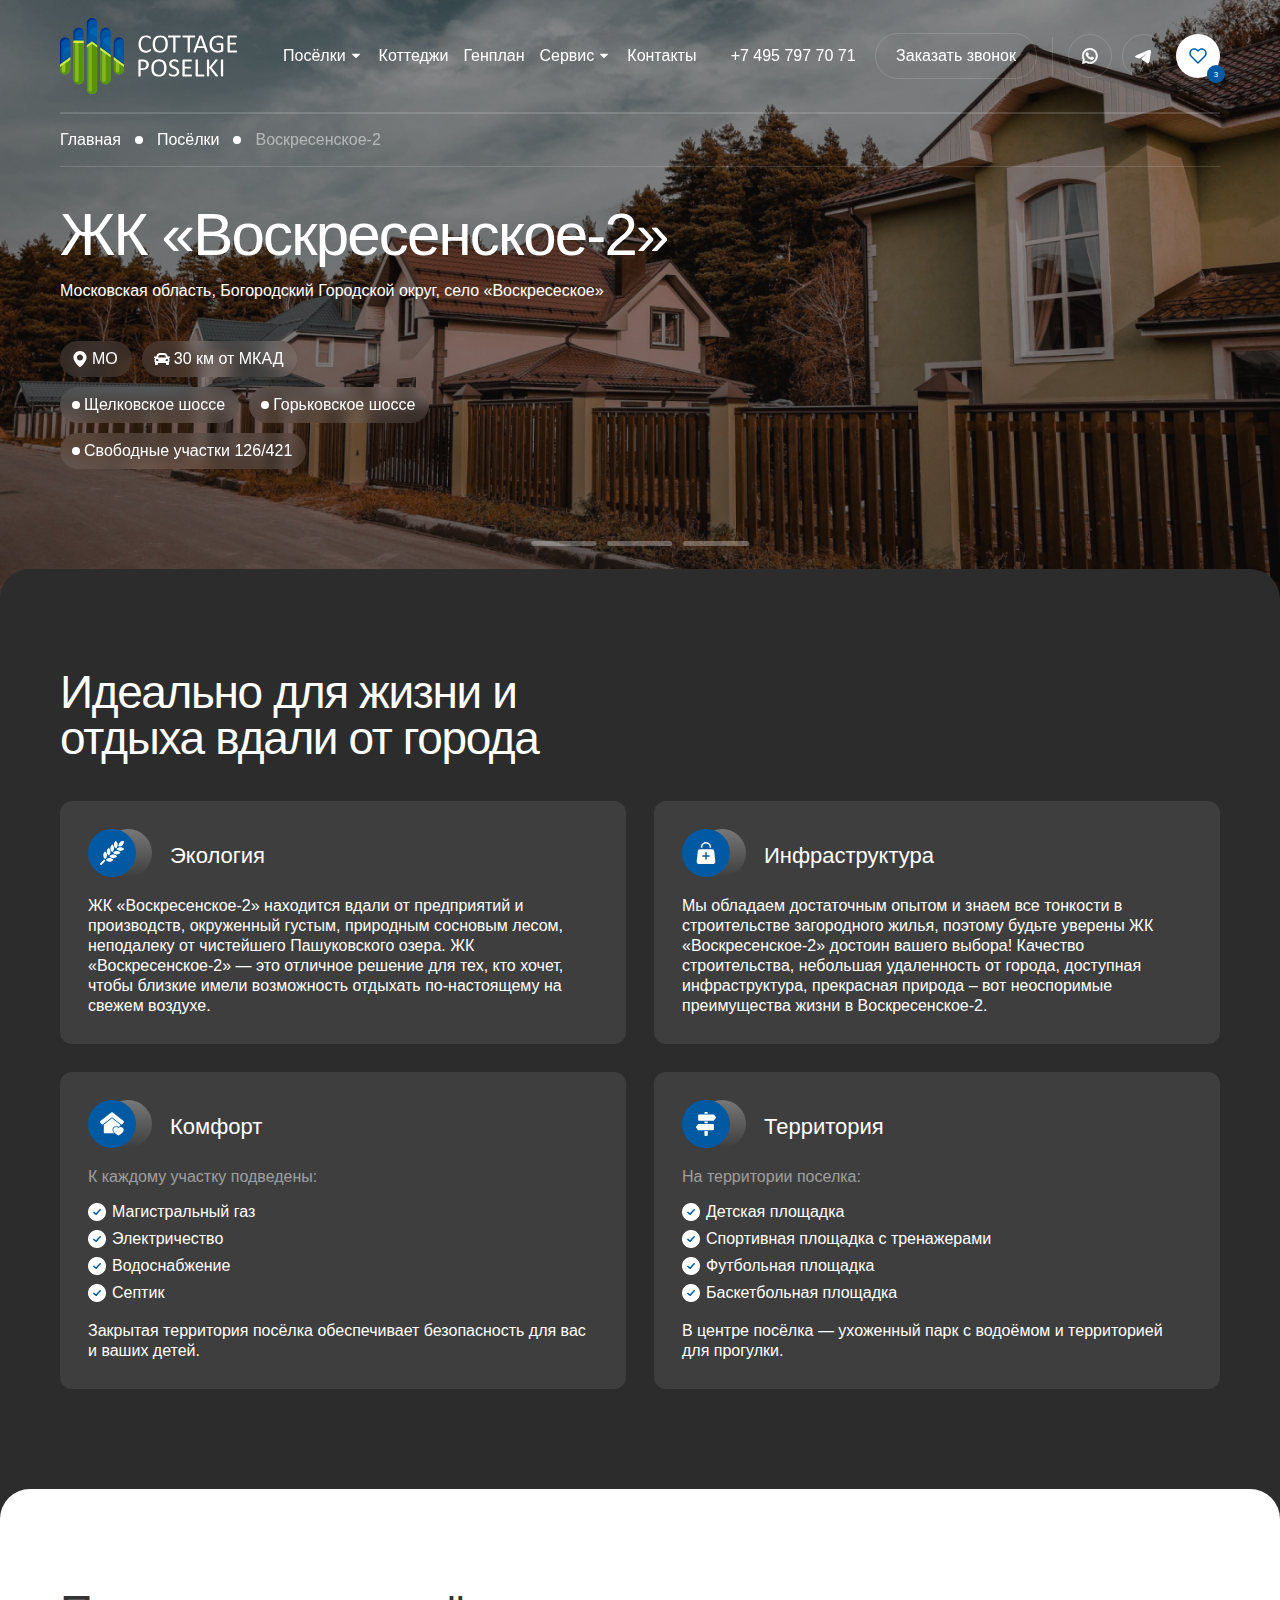
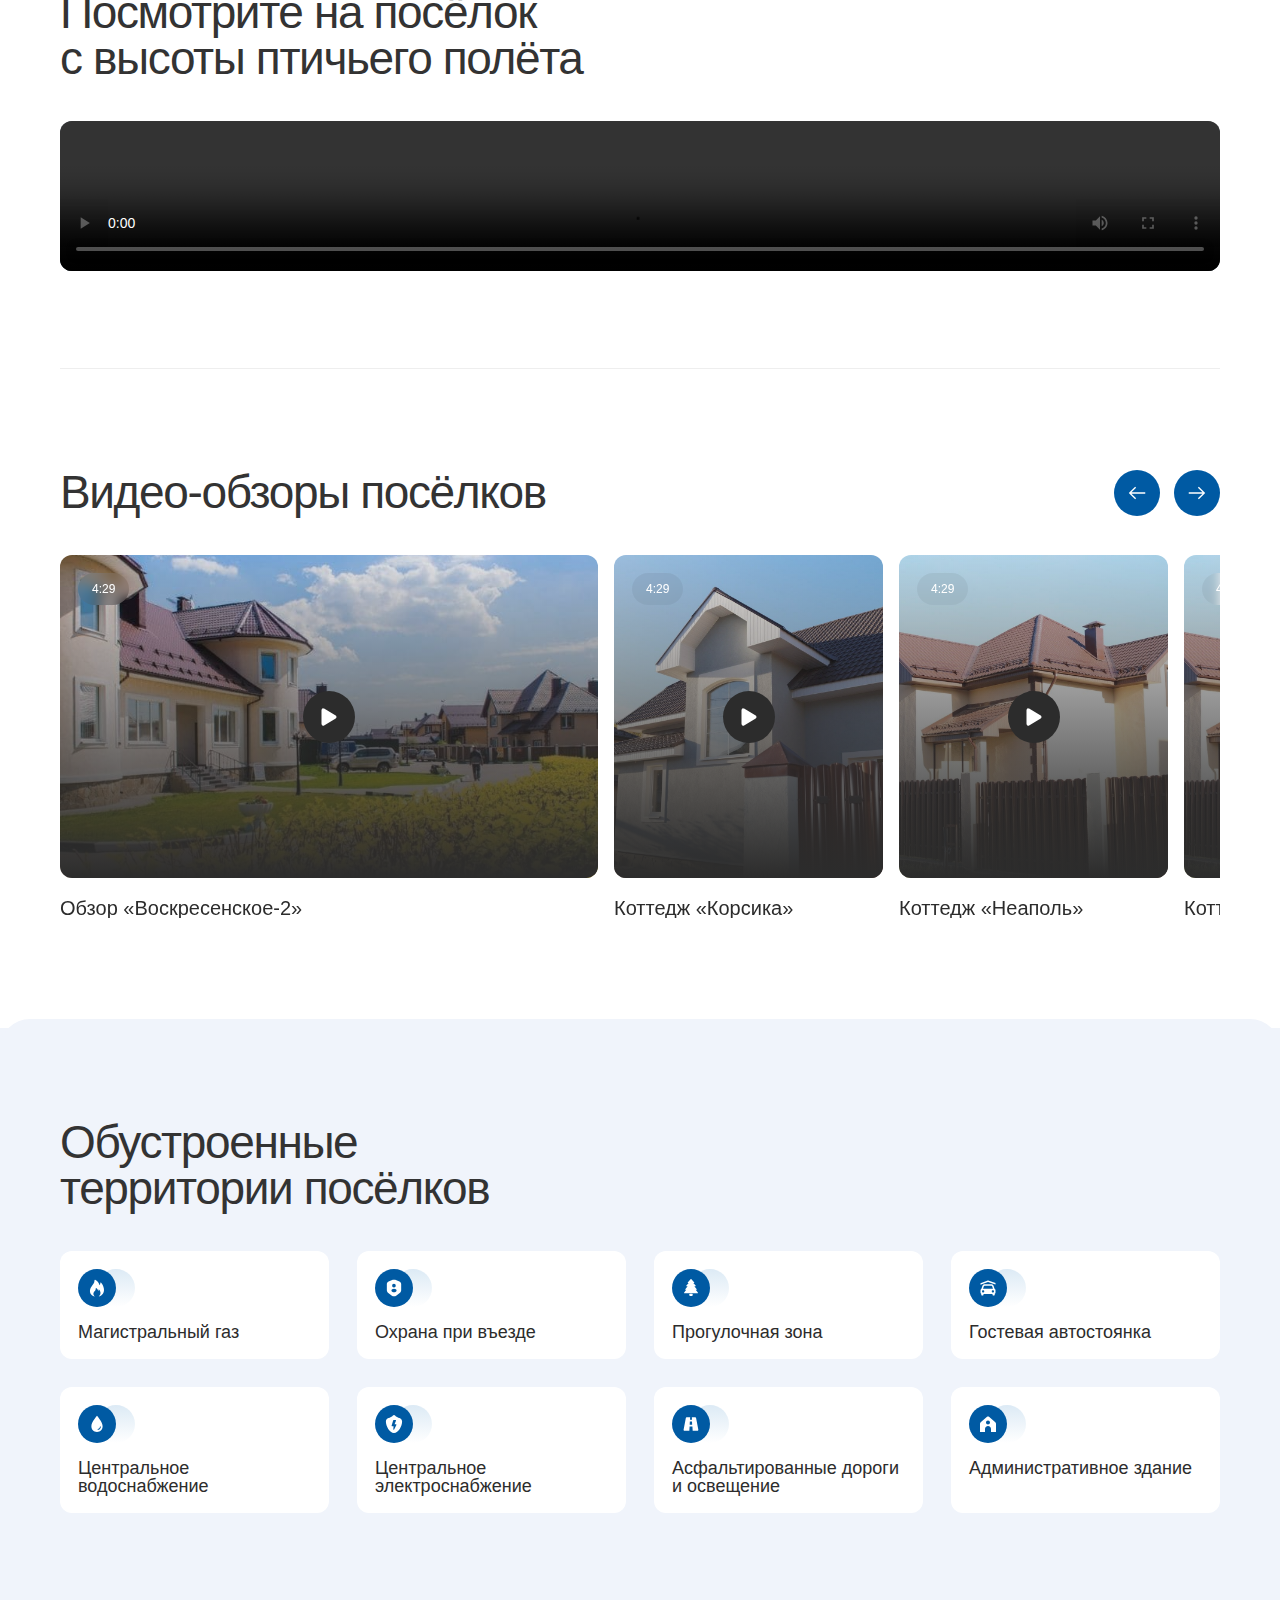
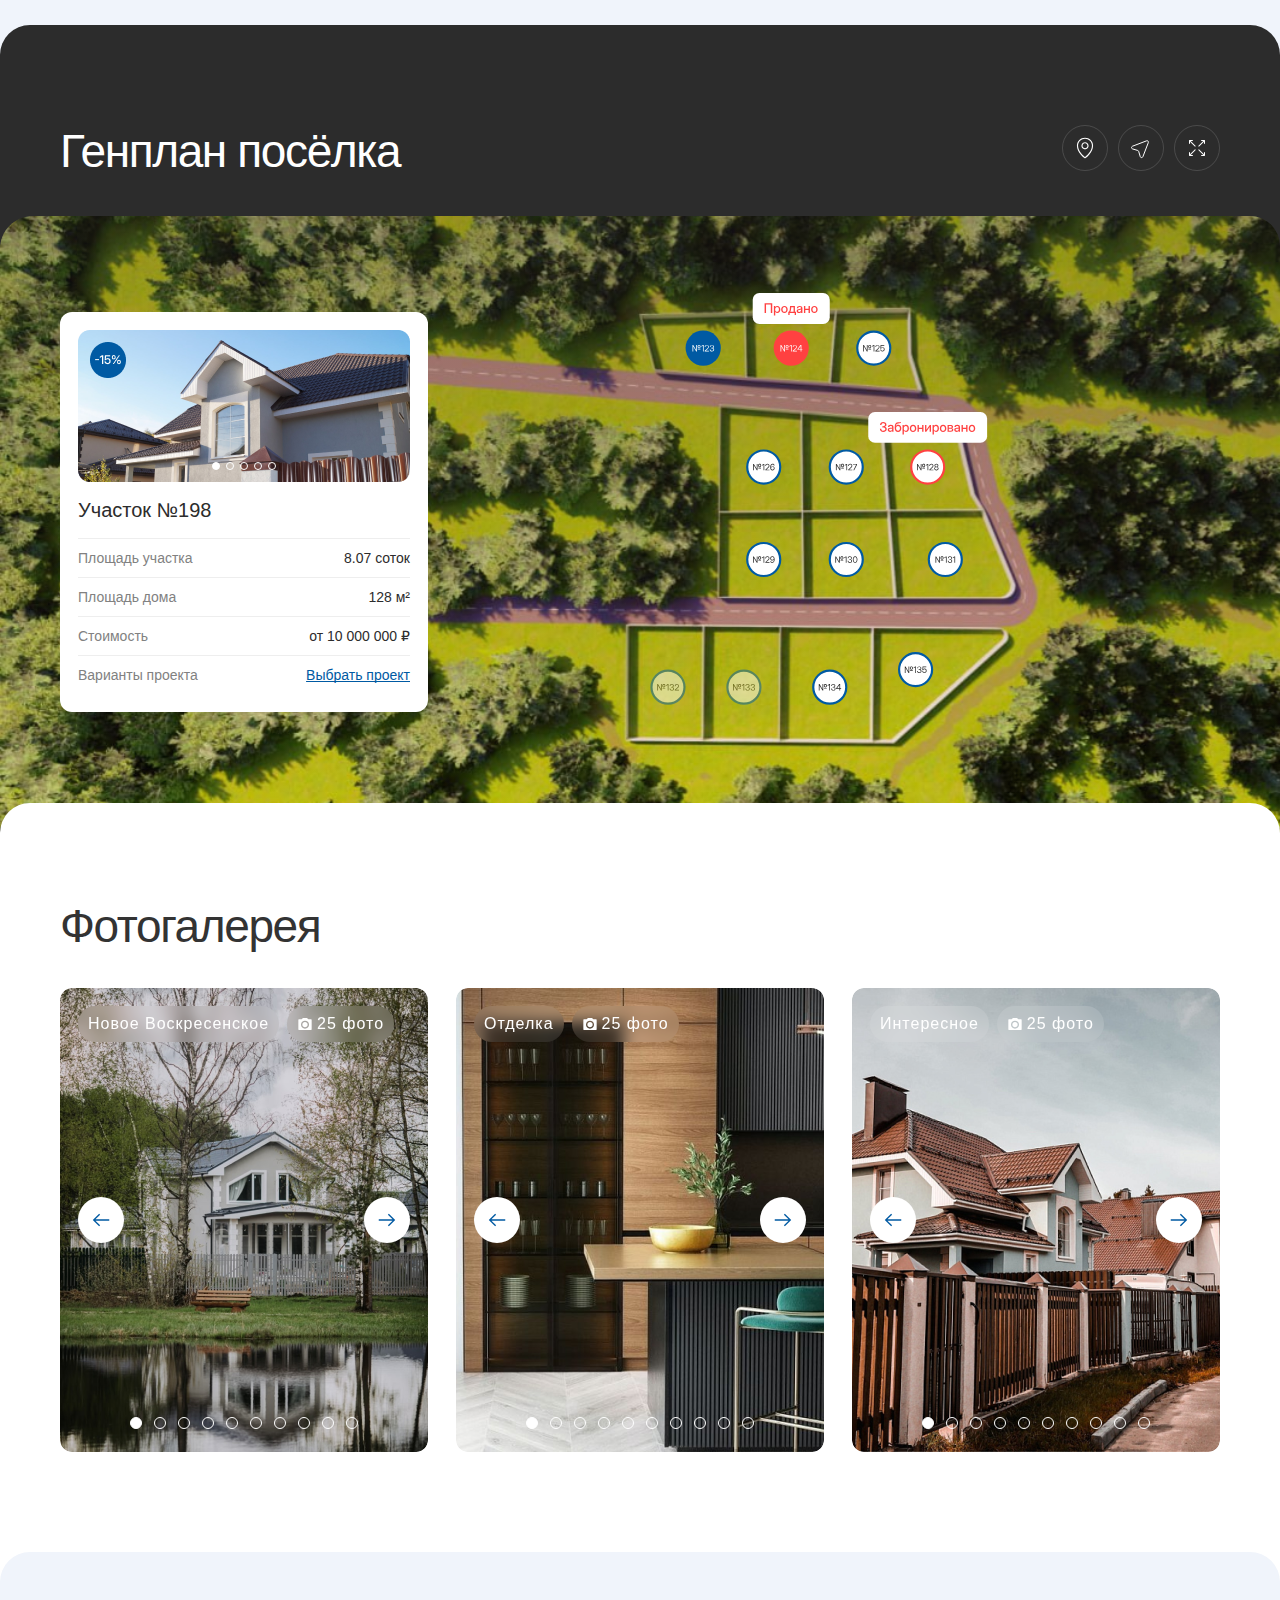
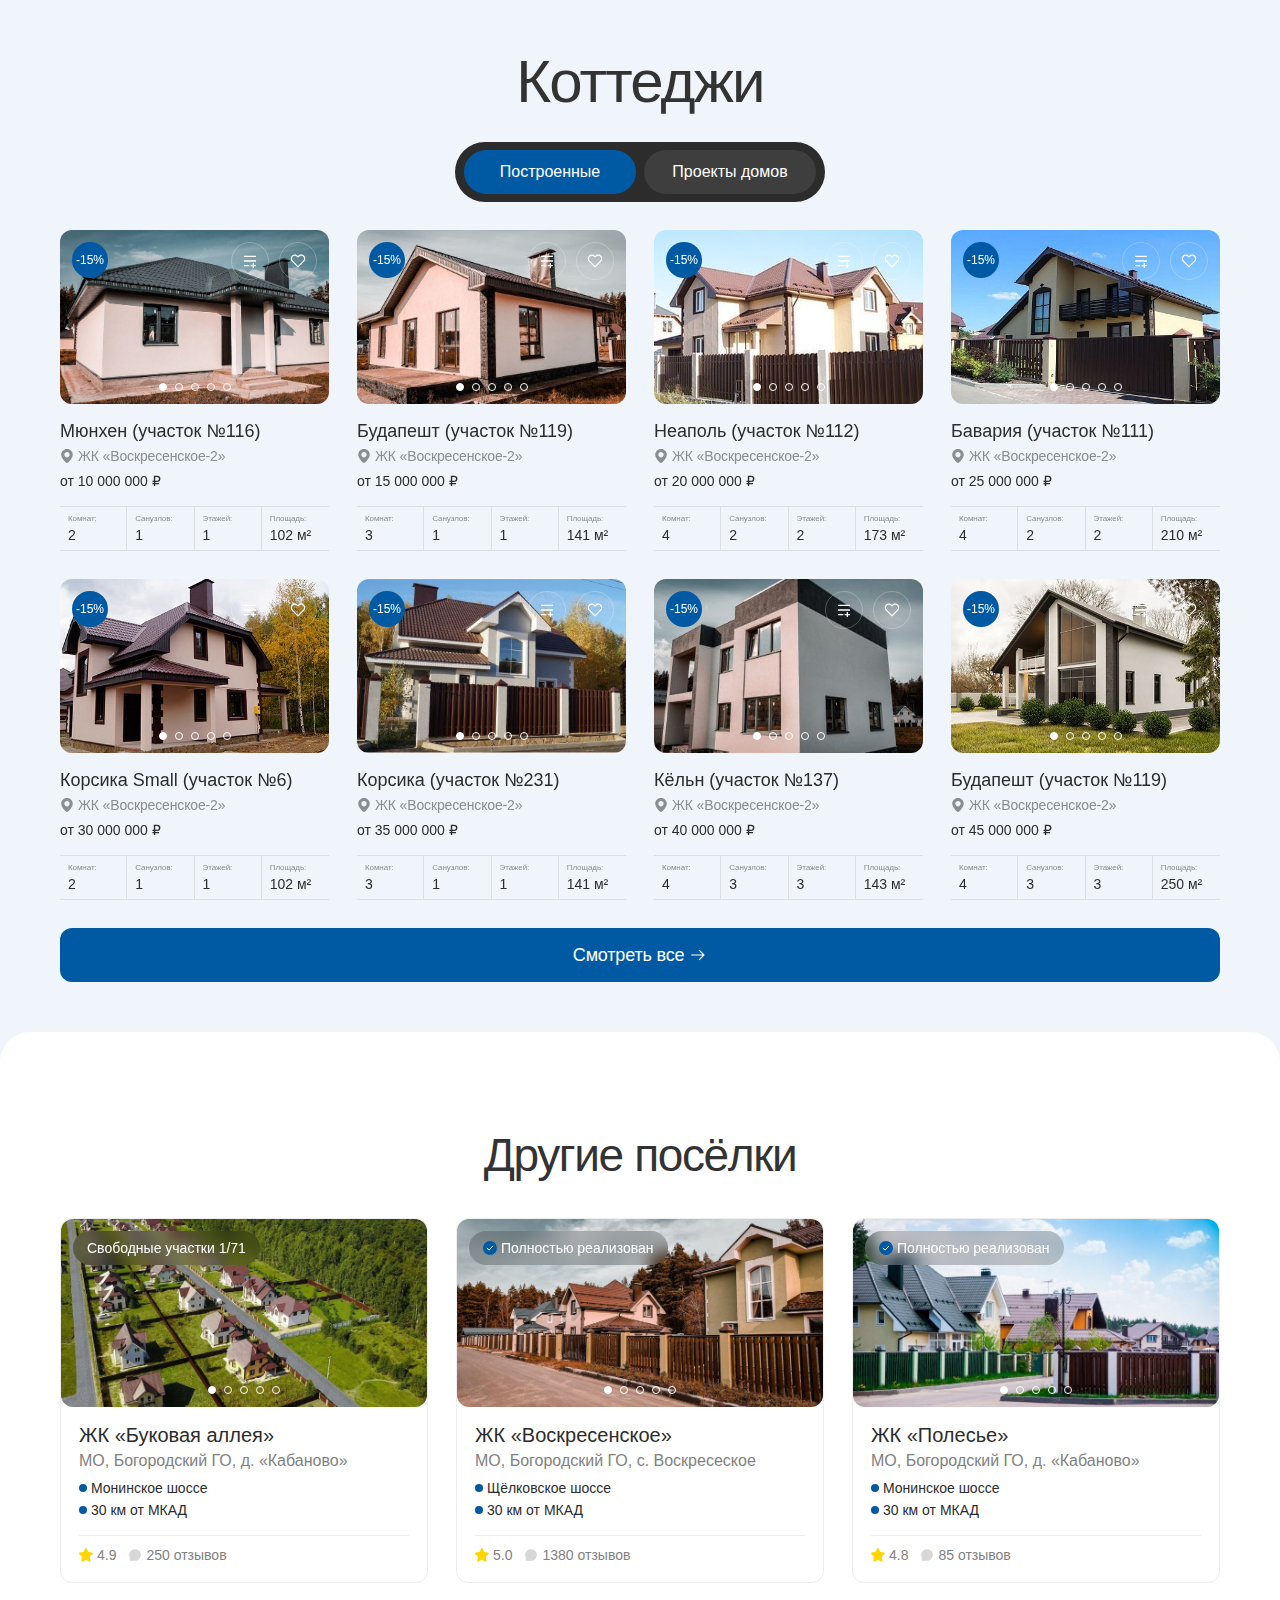
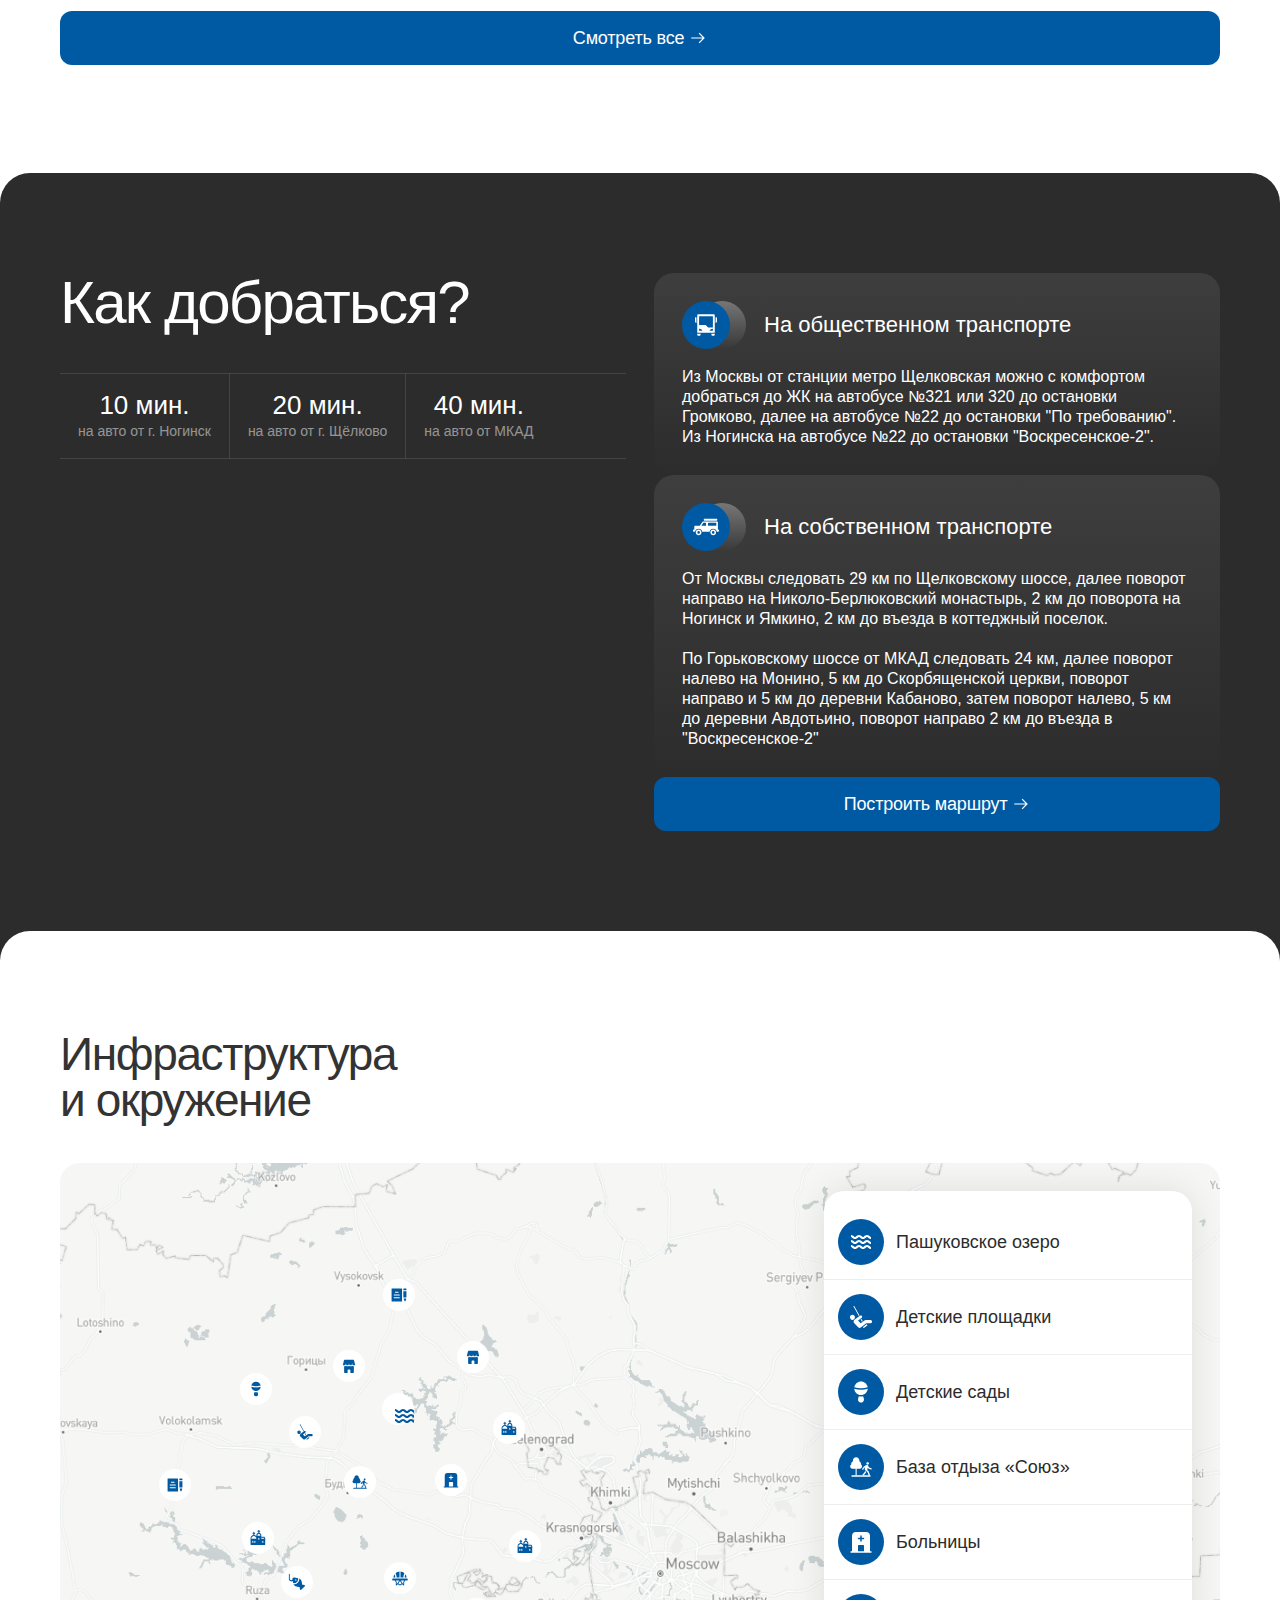
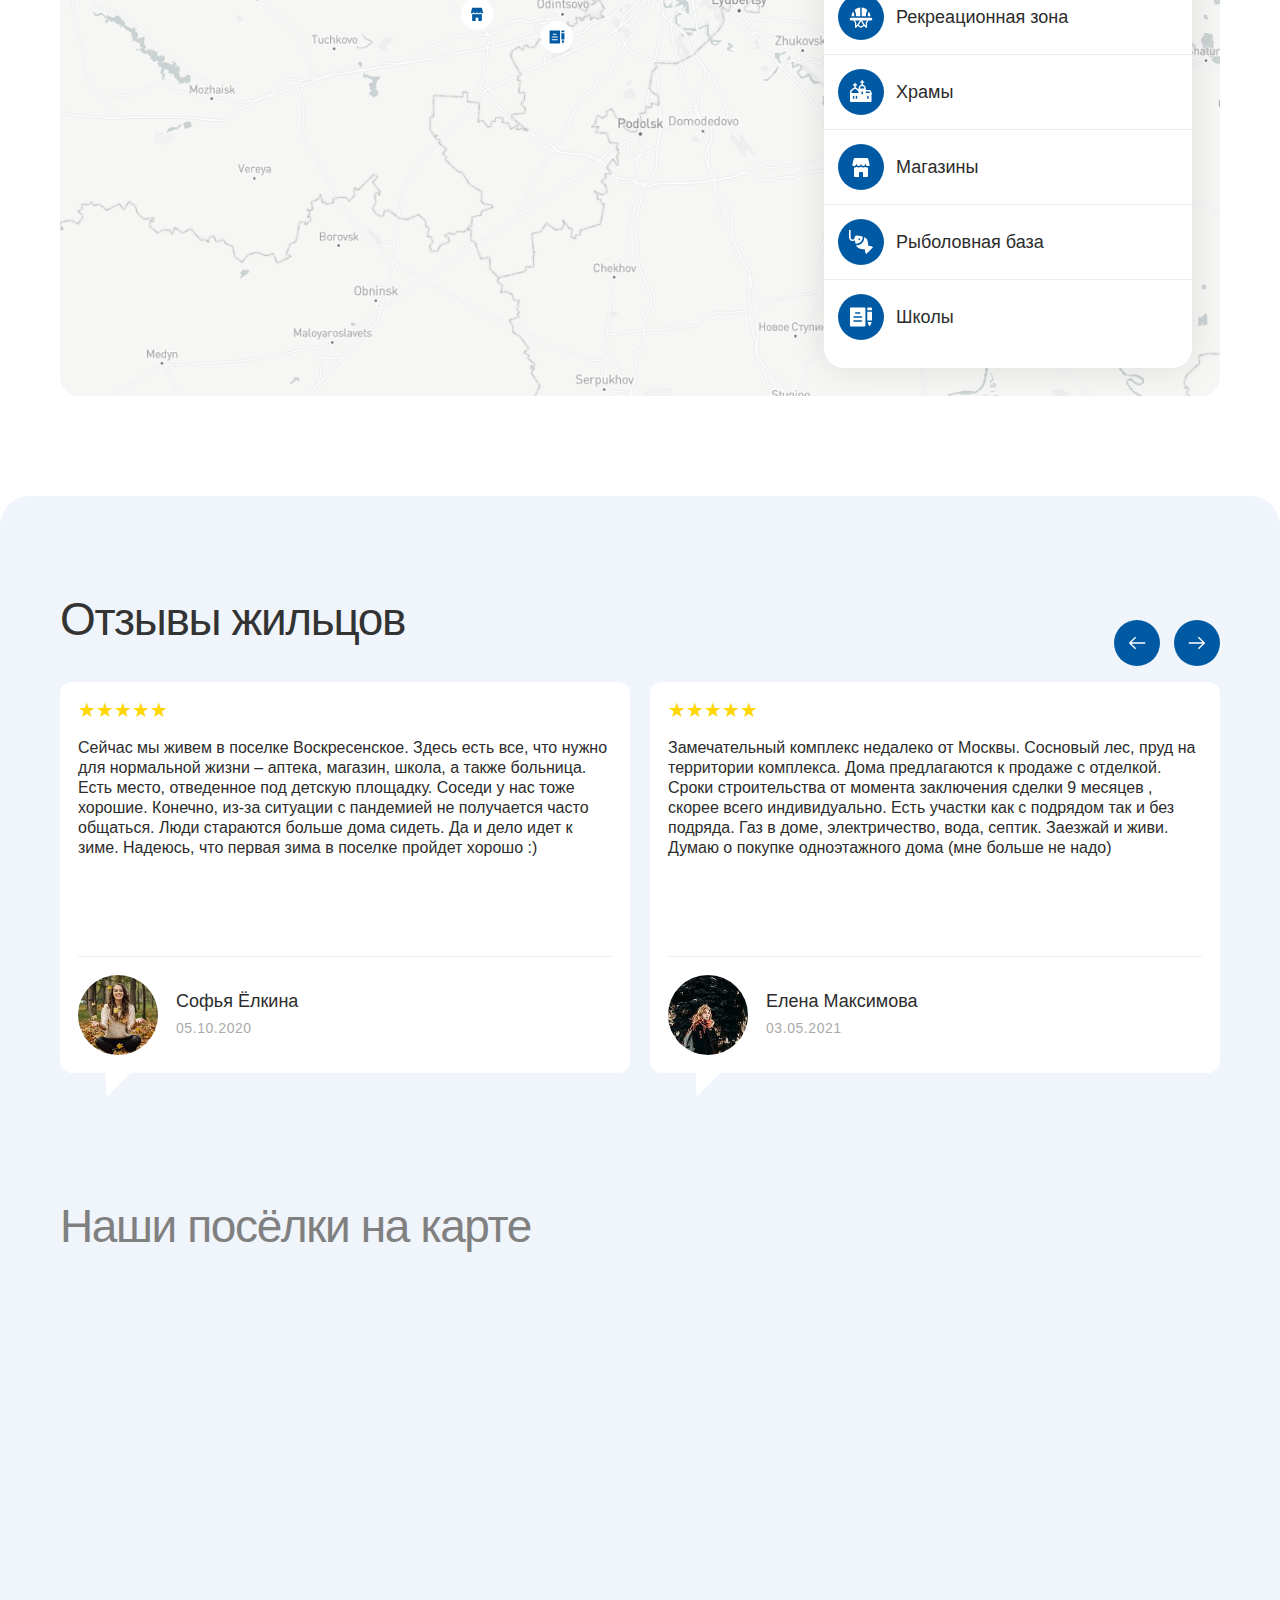
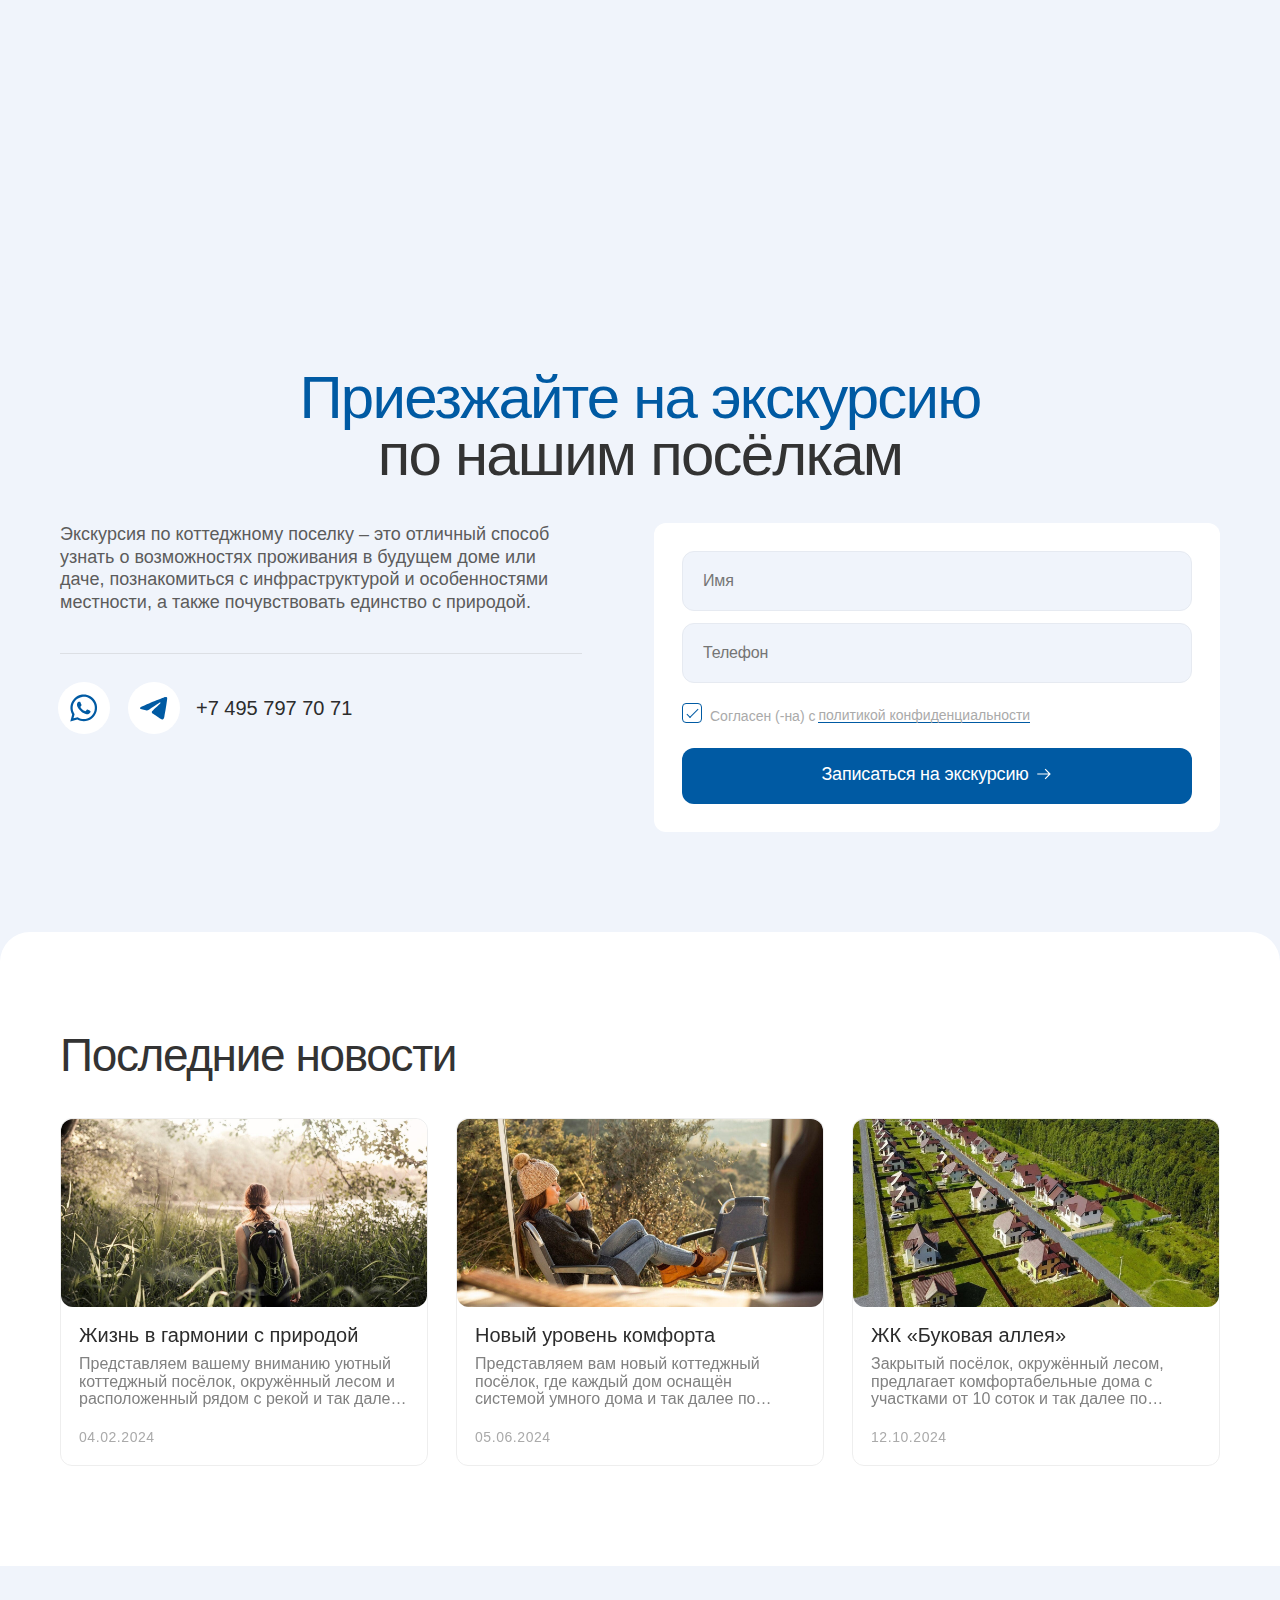
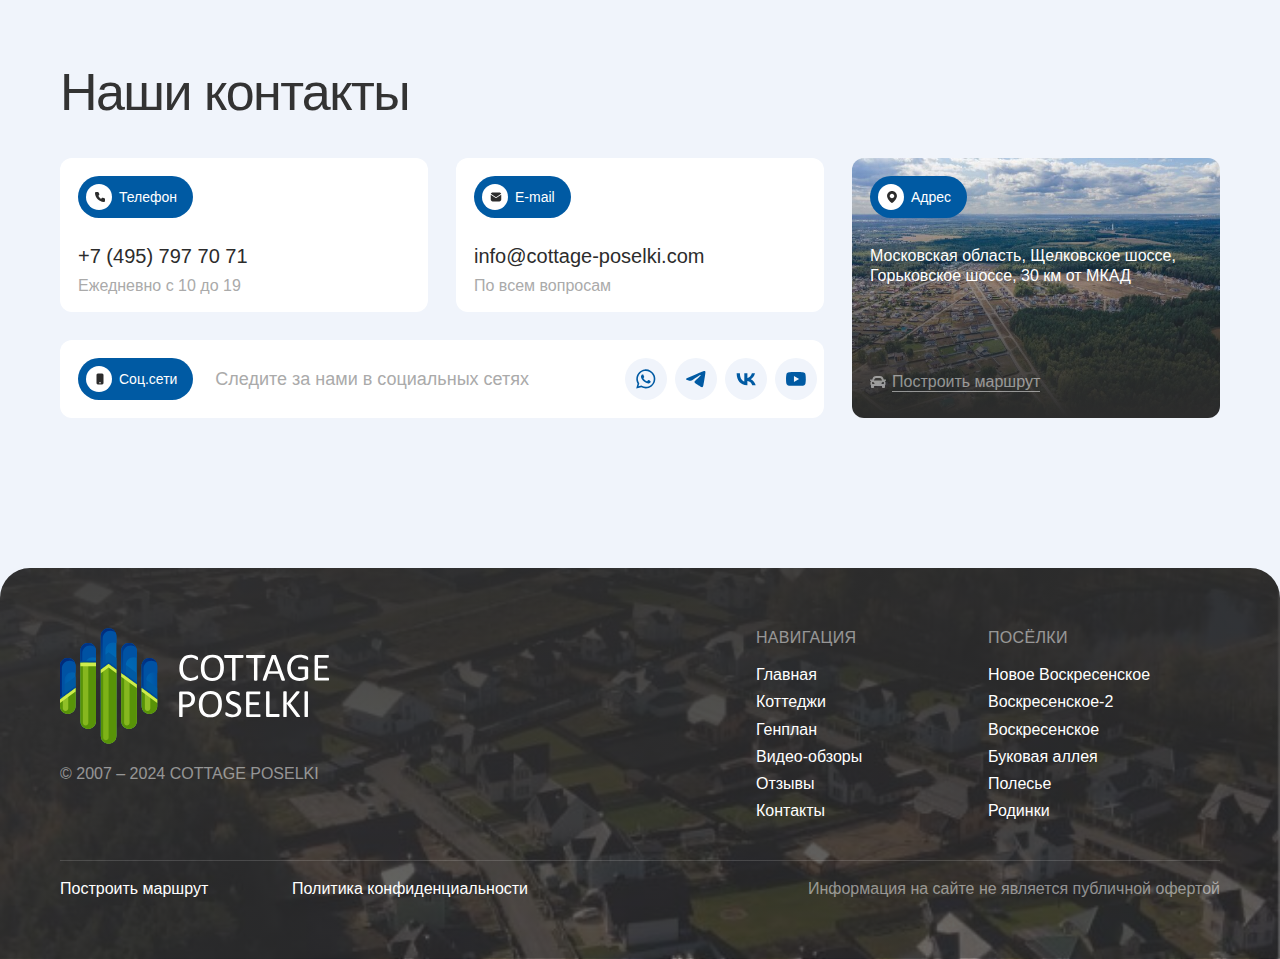
<file: index.html>
<!DOCTYPE html>
<html lang="ru">

<head>
    <meta charset="UTF-8">
    <meta name="viewport" content="width=device-width, initial-scale=1.0">
    <title>Страница посёлка</title>
    <link rel="stylesheet" href="css/reset.css">
    <link rel="stylesheet" href="https://cdn.jsdelivr.net/npm/swiper@11/swiper-bundle.min.css" />
    <link rel="stylesheet" href="css/header-desktop.css">
    <link rel="stylesheet" href="css/style.css">
    <link rel="stylesheet" href="css/footer-desctop.css">
    <link rel="stylesheet" href="css/header-moble.css">
    <link rel="stylesheet" href="css/style-mobile.css">
</head>

<body>
    <header class="header header-main header-fixed">
        <div class="container">
            <div class="header-wrapper">
                <div class="header__top ">
                    <nav class="nav">
                        <a class="logo" href="#">
                            <img src="images/logo.svg" alt="Logo">
                        </a>

                        <a class="logo__fixed" href="#">
                            <img src="images/logo-fix.svg" alt="Logo">
                        </a>
                        <ul class="menu">
                            <li class="menu__list menu__link_d">
                                <a href="#" class="menu__link ">
                                    Посёлки
                                 

                                    <svg class="dropdown-icon-villages" width="16" height="16" viewBox="0 0 16 16" fill="none" xmlns="http://www.w3.org/2000/svg">
                                        <path d="M7.76395 10.0972L3.90262 6.23584C3.85592 6.18926 3.82409 6.12987 3.81116 6.06519C3.79823 6.00052 3.80477 5.93346 3.82997 5.8725C3.85516 5.81155 3.89788 5.75944 3.9527 5.72277C4.00752 5.6861 4.07199 5.66652 4.13795 5.6665H11.8619C11.9279 5.66652 11.9924 5.6861 12.0472 5.72277C12.102 5.75944 12.1447 5.81155 12.1699 5.8725C12.1951 5.93346 12.2017 6.00052 12.1887 6.06519C12.1758 6.12987 12.144 6.18926 12.0973 6.23584L8.23528 10.0972C8.17277 10.1597 8.088 10.1948 7.99962 10.1948C7.91123 10.1948 7.82646 10.1597 7.76395 10.0972Z" fill="white"/>
                                    </svg>

                                    
                                        
                                </a>
                                <div class="li___drop">
                                    <div class="menu__list-dropdown-villages">
                                        <div class="dropdown-column-villages">
                                            <a class="dropdown-column-villages__link" href="#">
                                                <img class="dropdown-column-villages__link-img"
                                                    src="images/content-menu/village-1.jpg" alt="Image">ЖК «Буковая
                                                аллея»</a>
                                            <a class="dropdown-column-villages__link" href="#">
                                                <img class="dropdown-column-villages__link-img"
                                                    src="images/content-menu/village-2.jpg" alt="Image">ЖК
                                                «Воскресенское»</a>
                                            <a class="dropdown-column-villages__link" href="#">
                                                <img class="dropdown-column-villages__link-img"
                                                    src="images/content-menu/village-3.jpg" alt="Image">ЖК «Полесье»</a>
                                        </div>
                                        <div class="dropdown-column-villages">
                                            <a class="dropdown-column-villages__link" href="#">
                                                <img class="dropdown-column-villages__link-img"
                                                    src="images/content-menu/village-4.jpg" alt="Image">ЖК
                                                «Воскресенское-2»</a>
                                            <a class="dropdown-column-villages__link" href="#">
                                                <img class="dropdown-column-villages__link-img"
                                                    src="images/content-menu/village-5.jpg" alt="Image">КП «Родинки»</a>
                                            <a class="dropdown-column-villages__link" href="#">
                                                <img class="dropdown-column-villages__link-img"
                                                    src="images/content-menu/village-6.jpg" alt="Image">ЖК «Новое
                                                Воскресенское»</a>
                                        </div>
                                    </div>
                                </div>    
                                
                            </li>
                            <li class="menu__list">
                                <a href="#" class="menu__link">Коттеджи</a>
                            </li>
                            <li class="menu__list">
                                <a href="#" class="menu__link">Генплан</a>
                            </li>
                            <li class="menu__list menu__link_d">

                                <div class="li___drop">
                                    <div class="menu__list-dropdown-service">
                                        <div class="dropdown-column-service">
                                            <a class="dropdown-column-service__link" href="#">
                                                <img class="dropdown-column-service__link-img"
                                                    src="images/icon-service-1.svg" alt="Icon">Ипотека
                                            </a>
                                            <a class="dropdown-column-service__link" href="#">
                                                <img class="dropdown-column-service__link-img"
                                                    src="images/icon-service-2.svg" alt="Icon">Отделка
                                            </a>
                                            <a class="dropdown-column-service__link" href="#">
                                                <img class="dropdown-column-service__link-img"
                                                    src="images/icon-service-3.svg" alt="Icon">Выбор по
                                                параметрам
                                            </a>
                                        </div>
                                    </div>
                                </div>    

                                <a href="#" class="menu__link">
                                    Сервис
                                   

                                    <svg class="dropdown-icon-service" width="16" height="16" viewBox="0 0 16 16" fill="none" xmlns="http://www.w3.org/2000/svg">
                                        <path d="M7.76395 10.0972L3.90262 6.23584C3.85592 6.18926 3.82409 6.12987 3.81116 6.06519C3.79823 6.00052 3.80477 5.93346 3.82997 5.8725C3.85516 5.81155 3.89788 5.75944 3.9527 5.72277C4.00752 5.6861 4.07199 5.66652 4.13795 5.6665H11.8619C11.9279 5.66652 11.9924 5.6861 12.0472 5.72277C12.102 5.75944 12.1447 5.81155 12.1699 5.8725C12.1951 5.93346 12.2017 6.00052 12.1887 6.06519C12.1758 6.12987 12.144 6.18926 12.0973 6.23584L8.23528 10.0972C8.17277 10.1597 8.088 10.1948 7.99962 10.1948C7.91123 10.1948 7.82646 10.1597 7.76395 10.0972Z" fill="white"/>
                                        </svg>
                                </a>

                                
                            </li>
                            <li class="menu__list">
                                <a href="#" class="menu__link">Контакты</a>
                            </li>
                        </ul>
                    </nav>

                    <div class="contact">
                        <div class="contact__number">
                            <a class="phone" href="tel:+74957977071">
                                +7 495 797 70 71
                            </a>
                            <button class="order-call">
                                Заказать звонок
                            </button>
                        </div>
                        <img class="border-img" src="images/stroke.svg" alt="Icon">
                        <div class="socials">
                            <a class="social-link" href="#">
                                <div class="social-icon">
                                    <svg  width="16" height="16" viewBox="0 0 27 26" fill="none" xmlns="http://www.w3.org/2000/svg">
                                        <path d="M0.280273 25.9395L2.10633 19.2738C0.693624 16.8208 0.129607 13.9702 0.501718 11.1641C0.873829 8.35788 2.16127 5.75284 4.16448 3.75278C6.16769 1.75272 8.77475 0.469365 11.5815 0.101665C14.3883 -0.266034 17.2379 0.302464 19.6887 1.71903C22.1395 3.13559 24.0546 5.32109 25.137 7.93671C26.2194 10.5523 26.4087 13.452 25.6755 16.1861C24.9423 18.9203 23.3277 21.3362 21.0818 23.0594C18.836 24.7825 16.0844 25.7167 13.2537 25.717C11.1064 25.7157 8.99362 25.1769 7.108 24.1497L0.280273 25.9395ZM7.41516 21.8279L7.80698 22.0697C9.4546 23.0454 11.334 23.5608 13.2488 23.562C15.6201 23.5625 17.9242 22.7749 19.7991 21.3231C21.6739 19.8713 23.0131 17.8376 23.6062 15.5417C24.1992 13.2458 24.0124 10.8179 23.0752 8.63975C22.138 6.46158 20.5034 4.65665 18.4286 3.50869C16.3537 2.36074 13.9562 1.93487 11.613 2.29803C9.2697 2.6612 7.11357 3.7928 5.48354 5.51495C3.8535 7.23709 2.842 9.45211 2.60806 11.8118C2.37412 14.1715 2.93101 16.542 4.19117 18.5506L4.43303 18.9546L3.3519 22.8993L7.41516 21.8279Z" fill="#005AA3"/>
                                        <path fill-rule="evenodd" clip-rule="evenodd" d="M19.733 15.9117C19.6532 15.7763 19.4379 15.6965 19.1163 15.5369C18.7946 15.3772 17.2152 14.5984 16.9202 14.4896C16.6251 14.3808 16.4123 14.33 16.1946 14.6516C15.9769 14.9733 15.365 15.6965 15.1788 15.9117C14.9925 16.127 14.8015 16.1536 14.4822 15.9916C13.5395 15.613 12.6696 15.0737 11.9112 14.3977C11.2085 13.7477 10.6062 12.997 10.1239 12.1702C9.93524 11.8485 10.1021 11.6864 10.2642 11.5147C10.4262 11.343 10.5858 11.1374 10.7479 10.9512C10.8809 10.789 10.9893 10.608 11.0696 10.4143C11.1119 10.3254 11.1316 10.2275 11.127 10.1291C11.1223 10.0308 11.0935 9.93519 11.043 9.85072C10.9631 9.69109 10.3174 8.10932 10.0513 7.46597C9.78529 6.82262 9.5265 6.92421 9.32575 6.91211C9.12501 6.90002 8.92427 6.91211 8.71143 6.91211C8.54613 6.91484 8.38323 6.9522 8.23326 7.02177C8.08329 7.09134 7.94957 7.19158 7.84073 7.31602C7.48003 7.65802 7.19394 8.0709 7.0004 8.52873C6.80686 8.98656 6.71007 9.47946 6.71608 9.97648C6.71608 11.5583 7.86734 13.0868 8.02938 13.3021C8.19143 13.5173 10.2956 16.7631 13.5196 18.1538C14.1182 18.4121 14.7302 18.6381 15.3529 18.831C16.0086 19.0301 16.7017 19.074 17.3773 18.9592C17.994 18.8673 19.2783 18.1804 19.554 17.4306C19.8297 16.6809 19.8128 16.0448 19.733 15.9117Z" fill="#005AA3"/>
                                    </svg>
                                </div>
                            </a>
                            <a class="social-link" href="#">
                                <div class="social-icon">
                                    <svg width="28" height="28" viewBox="0 0 30 30" fill="none" xmlns="http://www.w3.org/2000/svg">
                                        <g clip-path="url(#clip0_56_1212)">
                                        <path fill-rule="evenodd" clip-rule="evenodd" d="M6.88042 14.7417C11.2423 12.8412 14.1507 11.5882 15.6055 10.9826C19.7609 9.2552 20.6288 8.9552 21.1869 8.94403C21.3939 8.94001 21.5969 9.00101 21.7674 9.11845C21.887 9.2216 21.9633 9.36613 21.9809 9.5231C22.0109 9.71833 22.0194 9.91627 22.006 10.1133C21.7814 12.4854 20.806 18.2189 20.3107 20.8687C20.1014 21.985 19.6883 22.3659 19.2879 22.4036C18.42 22.4831 17.753 21.8287 16.9158 21.2775C15.5986 20.4138 14.8548 19.8822 13.5767 19.0338C12.099 18.0571 13.0576 17.5254 13.899 16.6519C14.1195 16.4231 17.9455 12.9403 18.0209 12.625C18.0308 12.5784 18.0297 12.5301 18.0176 12.4841C18.0054 12.4381 17.9827 12.3955 17.9511 12.3598C17.9053 12.3312 17.8535 12.3137 17.7997 12.3086C17.7459 12.3035 17.6917 12.311 17.6414 12.3305C17.5102 12.3594 15.4069 13.7496 11.3316 16.5012C10.7344 16.9115 10.1934 17.1115 9.7088 17.1012C9.17438 17.0887 8.14739 16.7985 7.38274 16.5431C6.44646 16.2389 5.70833 16.0785 5.76694 15.5664C5.80135 15.2985 6.17251 15.0236 6.88042 14.7417Z" fill="white"/>
                                        </g>
                                        <defs>
                                        <clipPath id="clip0_56_1212">
                                        <rect width="30" height="30" fill="white"/>
                                        </clipPath>
                                        </defs>
                                        </svg>
                                        
                                </div>
                            </a>
                            <button class="social-like" href="#">
                                <div class="social-icon-like">
                                    <svg class="social-icon-svg" width="24" height="24" viewBox="0 0 24 24" fill="none" xmlns="http://www.w3.org/2000/svg">
                                        <path d="M11.9998 19.7503C11.801 19.7501 11.6103 19.671 11.4698 19.5303L4.6998 12.7403C3.78366 11.8056 3.27051 10.549 3.27051 9.2403C3.27051 7.93154 3.78366 6.67494 4.6998 5.7403C5.62809 4.8121 6.88706 4.29066 8.1998 4.29066C9.51253 4.29066 10.7715 4.8121 11.6998 5.7403L11.9998 6.0003L12.2798 5.7203C12.7388 5.2563 13.2855 4.88825 13.8881 4.6376C14.4907 4.38694 15.1372 4.25869 15.7898 4.2603C16.4418 4.25738 17.0878 4.38406 17.6904 4.63298C18.2929 4.88191 18.84 5.2481 19.2998 5.7103C20.2159 6.64494 20.7291 7.90154 20.7291 9.2103C20.7291 10.519 20.2159 11.7756 19.2998 12.7103L12.5298 19.5003C12.4628 19.5754 12.3813 19.6362 12.2902 19.6792C12.1992 19.7221 12.1004 19.7463 11.9998 19.7503ZM8.2098 5.7503C7.75563 5.74699 7.3053 5.83366 6.88479 6.00529C6.46429 6.17693 6.08194 6.43013 5.7598 6.7503C5.11067 7.40245 4.74625 8.28515 4.74625 9.2053C4.74625 10.1254 5.11067 11.0081 5.7598 11.6603L11.9998 17.9403L18.2298 11.6803C18.5524 11.358 18.8084 10.9753 18.983 10.554C19.1576 10.1328 19.2475 9.68131 19.2475 9.2253C19.2475 8.76929 19.1576 8.31776 18.983 7.89651C18.8084 7.47527 18.5524 7.09257 18.2298 6.7703C17.9102 6.44953 17.5297 6.19584 17.1107 6.02411C16.6917 5.85239 16.2426 5.7661 15.7898 5.7703C15.3356 5.76699 14.8853 5.85366 14.4648 6.02529C14.0443 6.19693 13.6619 6.45013 13.3398 6.7703L12.5298 7.5803C12.3867 7.71605 12.197 7.79173 11.9998 7.79173C11.8026 7.79173 11.6129 7.71605 11.4698 7.5803L10.6598 6.7703C10.3393 6.44652 9.9577 6.18963 9.53712 6.01453C9.11654 5.83943 8.66537 5.74961 8.2098 5.7503Z" fill="#005AA3"/>
                                        </svg>
                                        
                                </div>
                                <span>3</span>
                            </button>
                            <button class="phone-mobile">
                                
                                <svg width="16" height="16" viewBox="0 0 16 16" fill="none" xmlns="http://www.w3.org/2000/svg">
                                    <path d="M1.33693 3.02794C1.26967 2.07507 2.07655 1.3335 3.02982 1.3335H5.07038C5.55971 1.3335 6.00105 1.62834 6.18926 2.08096L7.04254 4.13314C7.2504 4.63304 7.10287 5.21046 6.68087 5.54878L6.14896 5.97519C5.91159 6.16548 5.83089 6.49362 5.97163 6.76336C6.69494 8.14956 7.76394 9.32603 9.06394 10.178C9.33834 10.3578 9.7008 10.2862 9.90554 10.0298L10.4598 9.3355C10.7974 8.91263 11.3736 8.76483 11.8725 8.9731L13.9204 9.82816C14.3721 10.0168 14.6663 10.459 14.6663 10.9494V13.0002C14.6663 13.9554 13.8989 14.7305 12.9481 14.6629C6.86774 14.2303 1.76799 9.13463 1.33693 3.02794Z" fill="white"/>
                                </svg>
                                    
                            </button>
                            <button class="menu__btn">
                                <svg width="20" height="20" viewBox="0 0 20 20" fill="none" xmlns="http://www.w3.org/2000/svg">
                                    <path d="M3.33301 6.6665H16.6663M3.33301 13.3332H16.6663" stroke="white" stroke-width="2" stroke-linecap="round" stroke-linejoin="round"/>
                                    </svg>
                                    
                            </button>
                        </div>

                        <div class="popup" id="popup">
                            <div class="popup-content">
                                <div class="popup-content-title">
                                    <p class="popup-title">Избранное:</p>
                                    <img class="logo-mobile" src="images/logo-black.svg" alt="Logo">
                                    <button class="popup-close" id="popup-close">
                                        <p>Закрыть</p>
                                        <img src="images/icon-close.svg" alt="Close">
                                    </button>
                                </div>
                                <p class="popup-title__mob">Избранное:</p>
                                <div class="favorites-list">
                                    <div class="favorite-item">
                                        <img class="favorite-item-img" src="images/content-menu/favourites-1.jpg"
                                            alt="House">
                                        <div class="favorite-details">
                                            <p class="favorite-details__title">Мюнхен (участок №116)</p>
                                            <a class="favorite-details__mapteg" href="#">
                                                <img src="images/icon-map.svg" alt="Map">
                                                <p>ЖК «Воскресенское-2»</p>
                                            </a>
                                            <p class="favorite-details__price">от 10 000 000 ₽</p>
                                        </div>
                                        <button class="remove-favorite">
                                            <img src="images/icon-close-details.svg" alt="Icon">
                                        </button>
                                    </div>
                                    <div class="favorite-item">
                                        <img class="favorite-item-img" src="images/content-menu/favourites-2.jpg"
                                            alt="House">
                                        <div class="favorite-details">
                                            <p class="favorite-details__title">Будапешт (участок №119)</p>
                                            <a class="favorite-details__mapteg" href="#">
                                                <img src="images/icon-map.svg" alt="Map">
                                                <p>ЖК «Воскресенское-2»</p>
                                            </a>
                                            <p class="favorite-details__price">от 15 000 000 ₽</p>
                                        </div>
                                        <button class="remove-favorite">
                                            <img src="images/icon-close-details.svg" alt="Icon">
                                        </button>
                                    </div>
                                    <div class="favorite-item">
                                        <img class="favorite-item-img" src="images/content-menu/favourites-3.jpg"
                                            alt="House">
                                        <div class="favorite-details">
                                            <p class="favorite-details__title">Неаполь (участок №112)</p>
                                            <a class="favorite-details__mapteg" href="#">
                                                <img src="images/icon-map.svg" alt="Map">
                                                <p>ЖК «Воскресенское-2»</p>
                                            </a>
                                            <p class="favorite-details__price">от 20 000 000 ₽</p>
                                        </div>
                                        <button class="remove-favorite">
                                            <img src="images/icon-close-details.svg" alt="Icon">
                                        </button>
                                    </div>
                                </div>
                            </div>
                        </div>

                        <div class="popup-menu__mob" id="popup-menu">
                            <div class="popup-content">
                                <div class="popup-content-title">
                                    <img class="logo-mobile" src="images/logo-black.svg" alt="Logo">
                                    <button class="popup-close" id="popup-close-menu">
                                        <p>Закрыть</p>
                                        <img src="images/icon-close.svg" alt="Close">
                                    </button>
                                </div>
                                <div class="menu-mobile__content">

                                    <nav class="menu-mobile__nav">
                                        <ul class="menu-mobile__list">
                                            <li class="menu-mobile__list-item">
                                                <a class="menu-mobile__list-link" href="#">Главная</a>
                                            </li>
                                            <li class="menu-mobile__list-item">
                                                <a class="menu-mobile__list-link" href="#">Посёлки
                                                    

                                                        <svg class="dropdown-icon-villages-mob" width="16" height="16" viewBox="0 0 16 16" fill="none" xmlns="http://www.w3.org/2000/svg">
                                                            <path d="M7.76395 10.0972L3.90262 6.23584C3.85592 6.18926 3.82409 6.12987 3.81116 6.06519C3.79823 6.00052 3.80477 5.93346 3.82997 5.8725C3.85516 5.81155 3.89788 5.75944 3.9527 5.72277C4.00752 5.6861 4.07199 5.66652 4.13795 5.6665H11.8619C11.9279 5.66652 11.9924 5.6861 12.0472 5.72277C12.102 5.75944 12.1447 5.81155 12.1699 5.8725C12.1951 5.93346 12.2017 6.00052 12.1887 6.06519C12.1758 6.12987 12.144 6.18926 12.0973 6.23584L8.23528 10.0972C8.17277 10.1597 8.088 10.1948 7.99962 10.1948C7.91123 10.1948 7.82646 10.1597 7.76395 10.0972Z" fill="white"/>
                                                        </svg>
                                                            
                                                </a>
                                                <div class="menu__list-dropdown-villages-mob hidden">
                                                    <a class="dropdown-column-villages__link-mob" href="#">Новое
                                                        Воскресенское</a>
                                                    <a class="dropdown-column-villages__link-mob"
                                                        href="#">Воскресенское-2</a>
                                                    <a class="dropdown-column-villages__link-mob"
                                                        href="#">Воскресенское</a>
                                                    <a class="dropdown-column-villages__link-mob" href="#">Буковая
                                                        аллея</a>
                                                    <a class="dropdown-column-villages__link-mob" href="#">Полесье</a>
                                                    <a class="dropdown-column-villages__link-mob" href="#">Родинки</a>
                                                </div>
                                            </li>
                                            <li class="menu-mobile__list-item">
                                                <a class="menu-mobile__list-link" href="#">Коттеджи</a>
                                            </li>
                                            <li class="menu-mobile__list-item">
                                                <a class="menu-mobile__list-link" href="#">Генплан</a>
                                            </li>
                                            <li class="menu-mobile__list-item">
                                                <a class="menu-mobile__list-link" href="#">Сервис
                                                    <img class="dropdown-icon-service-mob"
                                                        src="images/icon-down-black.svg" alt="Icon">
                                                </a>
                                                <div class="menu__list-dropdown-service-mob hidden">
                                                    <a class="dropdown-column-villages__link-mob" href="#">Ипотека</a>
                                                    <a class="dropdown-column-villages__link-mob" href="#">Отделка</a>
                                                    <a class="dropdown-column-villages__link-mob" href="#">Выбор по
                                                        параметрам</a>
                                                </div>
                                            </li>
                                            <li class="menu-mobile__list-item">
                                                <a class="menu-mobile__list-link" href="#">Контакты</a>
                                            </li>
                                        </ul>
                                    </nav>

                                    <div class="contact-mobile">
                                        <a class="connect" href="tel:+74957977071">
                                            +7 (495) 797 70 71
                                        </a>
                                        <p class="contact-text">
                                            Ежедневно с 10 до 19
                                        </p>
                                    </div>

                                    <div class="contacts__socials-mob">
                                        <a class="contacts__social-link-mob" href="#">
                                            <img class="contacts-icon-mob" src="images/icons-social/whatsapp-blue.svg"
                                                alt="WhatsApp">
                                        </a>
                                        <a class="contacts__social-link-mob" href="#">
                                            <img class="contacts-icon-mob" src="images/icons-social/telegram-blue.svg"
                                                alt="Telegram">
                                        </a>
                                        <a class="contacts__social-link-mob" href="#">
                                            <img class="contacts-icon-mob" src="images/icons-social/vk-blue.svg"
                                                alt="VK">
                                        </a>
                                        <a class="contacts__social-link-mob" href="#">
                                            <img class="contacts-icon-mob" src="images/icons-social/youtube-blue.svg"
                                                alt="Youtube">
                                        </a>
                                    </div>
                                </div>
                            </div>
                        </div>
                    </div>
                </div>
            </div>

            <div class="crumbs__wrap">
                <ul class="crumbs">
                    <li><a href="#">Главная </a></li>
                    <li><a href="#">Посёлки</a></li>
                    <li><a href="#" class="active">Воскресенское-2</a></li>
                </ul>
            </div>
        </div>
    </header>

    <div class="header-cover_page">
        <div class="container">
            <h2 class="section-title header-cover_page_title">ЖК «Воскресенское-2»</h2>
            <p class="header-cover_descr header-cover_page_descr">
                Московская область, Богородский Городской округ, село «Воскресеское»
            </p>
            <div class="header-tegs header-cover_page-tegs">
                <a class="header-teg" href="#">
                    <img class="header-teg__img" src="images/icon-map-white.svg" alt="Icon">
                    <p class="header-teg__text">МО</p>
                </a>
                <a class="header-teg" href="#">
                    <img class="header-teg__img" src="images/icon-car.svg" alt="Icon">
                    <p class="header-teg__text">30 км от МКАД</p>
                </a>
                <a class="header-teg" href="#">
                    <img class="header-teg__img" src="images/icon-circle.svg" alt="Icon">
                    <p class="header-teg__text">Щелковское шоссе</p>
                </a>
                <a class="header-teg" href="#">
                    <img class="header-teg__img" src="images/icon-circle.svg" alt="Icon">
                    <p class="header-teg__text">Горьковское шоссе</p>
                </a>
                <a class="header-teg" href="#">
                    <img class="header-teg__img" src="images/icon-circle.svg" alt="Icon">
                    <p class="header-teg__text">Свободные участки 126/421</p>
                </a>
            </div>
        </div>    
        <div class="page__header-images">
            <img class="page__header-images__img active" src="./images/page/page-header-img.png" alt="img">
            <img class="page__header-images__img" src="./images/catallog/catalog-img.png" alt="img">
            <img class="page__header-images__img" src="./images/catalogHome/catalogHome-img.png" alt="img">
    
            <div class="progress-bars">
                <div class="progress-bar"><div class="progress"></div></div>
                <div class="progress-bar"><div class="progress"></div></div>
                <div class="progress-bar"><div class="progress"></div></div>
            </div>
        </div>
    </div>
    <main class="main main__inner">

    <!-- Идеально для жизни и отдыха вдали от города -->
    <section class="pros">
        <div class="container">
            <h2 class="section-title pros-title">
                Идеально для жизни и отдыха вдали от города
            </h2>
            <div class="pros-bloсks-container">
                <div class="pros-bloсks">
                    <div class="pros-bloсks__block">
                        <div class="pros-bloсks__block-top">
                            <span class="pros-bloсks__block-icon">
                                <svg width="64" height="48" viewBox="0 0 64 48" fill="none" xmlns="http://www.w3.org/2000/svg">
                                    <circle cx="40" cy="24" r="24" fill="url(#paint0_linear_6026_15)"/>
                                    <circle cx="24" cy="24" r="24" fill="#005AA3"/>
                                    <g clip-path="url(#clip0_6026_15)">
                                    <path d="M16.7715 22.8311C15.8592 23.7236 15.2939 24.9706 15.2939 26.3489C15.2939 27.7249 15.8592 28.9719 16.7715 29.8644C16.9724 30.0627 17.2971 30.0627 17.4979 29.8644C18.4103 28.9719 18.9755 27.7249 18.9755 26.3489C18.9755 24.9705 18.4078 23.726 17.4979 22.8335C17.2971 22.6327 16.9724 22.6327 16.7715 22.8311Z" fill="white"/>
                                    <path d="M21.6632 29.0342C20.2873 29.0342 19.0403 29.5994 18.1478 30.5118C17.9494 30.7126 17.9494 31.0373 18.1478 31.2381C19.0428 32.1505 20.2873 32.7157 21.6632 32.7157C23.0416 32.7157 24.2862 32.1505 25.1811 31.2381C25.3794 31.0349 25.3794 30.7126 25.1811 30.5118C24.2837 29.5994 23.0392 29.0342 21.6632 29.0342Z" fill="white"/>
                                    <path d="M20.3292 19.2734C19.4168 20.1659 18.8516 21.4129 18.8516 22.7913C18.8516 24.1673 19.4168 25.4143 20.3292 26.3068C20.53 26.5051 20.8547 26.5051 21.0555 26.3068C21.9679 25.4143 22.5331 24.1673 22.5331 22.7913C22.5331 21.4129 21.9654 20.1684 21.0555 19.2759C20.8547 19.0751 20.53 19.0751 20.3292 19.2734Z" fill="white"/>
                                    <path d="M28.7362 26.9541C27.8413 26.0418 26.5967 25.4766 25.2208 25.4766C23.8449 25.4766 22.5979 26.0418 21.7054 26.9541C21.5071 27.1549 21.5071 27.4797 21.7054 27.6805C22.6004 28.5929 23.8449 29.1581 25.2208 29.1581C26.5992 29.1581 27.8438 28.5929 28.7387 27.6805C28.9346 27.4797 28.9346 27.1574 28.7362 26.9541Z" fill="white"/>
                                    <path d="M24.6132 15.7186C24.4123 15.5202 24.0876 15.5202 23.8868 15.7186C22.9744 16.6111 22.4092 17.8581 22.4092 19.2365C22.4092 20.6124 22.9744 21.8594 23.8868 22.7519C24.0876 22.9502 24.4123 22.9502 24.6132 22.7519C25.5255 21.8594 26.0907 20.6124 26.0907 19.2365C26.0907 17.8556 25.5255 16.6111 24.6132 15.7186Z" fill="white"/>
                                    <path d="M28.7755 21.9189C27.3996 21.9189 26.1526 22.4842 25.2601 23.3965C25.0617 23.5973 25.0617 23.9221 25.2601 24.1229C26.1551 25.0352 27.3996 25.6005 28.7755 25.6005C30.1539 25.6005 31.3985 25.0352 32.2934 24.1229C32.4917 23.9196 32.4917 23.5973 32.2934 23.3965C31.3985 22.4866 30.1539 21.9189 28.7755 21.9189Z" fill="white"/>
                                    <path d="M28.1708 12.161C27.9699 11.9626 27.6452 11.9626 27.4444 12.161C26.532 13.0534 25.9668 14.3005 25.9668 15.6789C25.9668 17.0548 26.532 18.3018 27.4444 19.1943C27.6452 19.3926 27.9699 19.3926 28.1708 19.1943C29.0831 18.3018 29.6484 17.0548 29.6484 15.6789C29.6484 14.3005 29.0806 13.0534 28.1708 12.161Z" fill="white"/>
                                    <path d="M32.3331 18.3613C30.9572 18.3613 29.7102 18.9266 28.8177 19.8389C28.6194 20.0397 28.6194 20.3645 28.8177 20.5653C29.7127 21.4776 30.9572 22.0429 32.3331 22.0429C33.7116 22.0429 34.9561 21.4776 35.851 20.5653C36.0494 20.362 36.0494 20.0397 35.851 19.8389C34.9561 18.929 33.7116 18.3638 32.3331 18.3613Z" fill="white"/>
                                    <path d="M31.8723 13.532C30.898 14.5063 30.4195 15.7855 30.4319 17.0647C30.4344 17.3473 30.6624 17.5754 30.945 17.5779C32.2218 17.5903 33.5035 17.1118 34.4778 16.1375C35.4521 15.1632 35.9306 13.8815 35.9182 12.6047C35.9157 12.3221 35.6877 12.094 35.405 12.0915C34.1283 12.0791 32.8466 12.5576 31.8723 13.532Z" fill="white"/>
                                    <path d="M12.5324 35.7698C12.8224 36.0598 13.2935 36.0598 13.5835 35.7698L16.9973 32.356C17.2874 32.066 17.2874 31.5949 16.9973 31.3049L16.6825 30.99C16.3924 30.6999 15.9214 30.6999 15.6313 30.99L12.2175 34.4013C11.9275 34.6913 11.9275 35.1624 12.2175 35.4524L12.5324 35.7698Z" fill="white"/>
                                    </g>
                                    <defs>
                                    <linearGradient id="paint0_linear_6026_15" x1="40" y1="0" x2="40" y2="48" gradientUnits="userSpaceOnUse">
                                    <stop stop-color="white" stop-opacity="0.3"/>
                                    <stop offset="1" stop-color="white" stop-opacity="0"/>
                                    </linearGradient>
                                    <clipPath id="clip0_6026_15">
                                    <rect width="24" height="24" fill="white" transform="translate(12 12)"/>
                                    </clipPath>
                                    </defs>
                                    </svg>                            
                            </span>
                            <h3 class="pros-bloсks__block-title">
                                Экология
                            </h3>
                        </div>       
                        <p class="pros-bloсks__block-descr">
                            ЖК «Воскресенское-2» находится вдали от предприятий
                            и производств, окруженный густым, природным сосновым лесом, неподалеку от чистейшего Пашуковского озера.
                            ЖК «Воскресенское-2» — это отличное решение для тех,
                            кто хочет, чтобы близкие имели возможность отдыхать
                            по-настоящему на свежем воздухе.
                        </p>
                    </div>
                    <div class="pros-bloсks__block">
                        <div class="pros-bloсks__block-top">
                            <span class="pros-bloсks__block-icon">
                                <svg width="64" height="48" viewBox="0 0 64 48" fill="none" xmlns="http://www.w3.org/2000/svg">
                                    <circle cx="40" cy="24" r="24" fill="url(#paint0_linear_6027_16)"/>
                                    <circle cx="24" cy="24" r="24" fill="#005AA3"/>
                                    <path d="M20.3329 18.1333C20.3329 16.1083 21.9745 14.4667 23.9995 14.4667C26.0246 14.4667 27.6662 16.1083 27.6662 18.1333V18.8667H29.1329V18.1333C29.1329 15.2983 26.8346 13 23.9995 13C21.1645 13 18.8662 15.2983 18.8662 18.1333V18.8667H20.3329V18.1333Z" fill="white"/>
                                    <path fill-rule="evenodd" clip-rule="evenodd" d="M15.7931 22.2905C15.9169 21.1764 16.8587 20.3335 17.9797 20.3335H30.0209C31.1419 20.3335 32.0837 21.1764 32.2075 22.2905L33.3482 32.5573C33.493 33.8604 32.4729 35.0002 31.1616 35.0002H16.8389C15.5277 35.0002 14.5076 33.8604 14.6524 32.5573L15.7931 22.2905ZM23.2668 26.2002V23.2668H24.7335V26.2002H27.6668V27.6668H24.7335V30.6002H23.2668V27.6668H20.3335V26.2002H23.2668Z" fill="white"/>
                                    <defs>
                                    <linearGradient id="paint0_linear_6027_16" x1="40" y1="0" x2="40" y2="48" gradientUnits="userSpaceOnUse">
                                    <stop stop-color="white" stop-opacity="0.3"/>
                                    <stop offset="1" stop-color="white" stop-opacity="0"/>
                                    </linearGradient>
                                    </defs>
                                </svg>
                            </span>
                            <h3 class="pros-bloсks__block-title">
                                Инфраструктура
                            </h3>
                        </div>       
                        <p class="pros-bloсks__block-descr">
                            Мы обладаем достаточным опытом и знаем все тонкости в строительстве загородного жилья, поэтому будьте уверены ЖК «Воскресенское-2» достоин вашего выбора! Качество строительства, небольшая удаленность от города, доступная инфраструктура, прекрасная природа – вот неоспоримые преимущества жизни  в Воскресенское-2.
                        </p>
                    </div>
                    <div class="pros-bloсks__block">
                        <div class="pros-bloсks__block-top">
                            <span class="pros-bloсks__block-icon">
                                <svg width="64" height="48" viewBox="0 0 64 48" fill="none" xmlns="http://www.w3.org/2000/svg">
                                    <circle cx="40" cy="24" r="24" fill="url(#paint0_linear_6027_17)"/>
                                    <circle cx="24" cy="24" r="24" fill="#005AA3"/>
                                    <g clip-path="url(#clip0_6027_17)">
                                    <path d="M15.8154 24.6263V32.2066C15.8154 32.7604 16.264 33.2089 16.8178 33.2089H26.0845C26.0745 33.1989 26.067 33.1914 26.0569 33.1814C25.5683 32.6827 25.1698 32.1164 24.9042 31.5425C24.1951 30.014 24.4381 28.1471 25.8088 27.0545C26.4854 26.5158 27.3324 26.2176 28.1919 26.2176C28.5302 26.2176 28.8635 26.2652 29.1817 26.3579C29.6478 26.4932 30.0789 26.7263 30.4622 27.042C30.8456 26.7238 31.2766 26.4907 31.7428 26.3579C31.8881 26.3153 32.0384 26.2827 32.1888 26.2602V24.6239L23.9996 18.2715L15.8154 24.6263Z" fill="white"/>
                                    <path d="M13.4353 24.1052C13.6558 24.3884 13.9865 24.5387 14.3198 24.5387C14.5604 24.5387 14.801 24.461 15.0039 24.3032L24 17.3193L32.9961 24.3032C33.199 24.4611 33.4421 24.5387 33.6801 24.5387C34.0134 24.5387 34.3442 24.3909 34.5647 24.1052L35.765 22.5591C36.1434 22.0704 36.0557 21.3688 35.5671 20.9904L24.6866 12.5456C24.4861 12.3902 24.2431 12.3101 24 12.3101C23.7569 12.3101 23.5163 12.3877 23.3134 12.5456L12.4329 20.9929C11.9443 21.3713 11.8566 22.0729 12.2349 22.5616L13.4353 24.1052Z" fill="white"/>
                                    <path d="M34.3269 32.6551C35.1337 31.8306 35.7627 30.713 35.67 29.5252C35.6675 29.4801 35.6625 29.4375 35.6575 29.3924C35.4745 27.9566 34.1164 26.9692 32.7306 26.9692C32.5477 26.9692 32.3673 26.9868 32.1869 27.0219C32.1067 27.0369 32.029 27.0569 31.9513 27.0795C31.3499 27.2549 30.8412 27.6308 30.4628 28.117C30.082 27.6308 29.5758 27.2524 28.9744 27.0795C28.7188 27.0043 28.4557 26.9693 28.1926 26.9693C26.9822 26.9693 25.7819 27.7411 25.3835 28.9013C24.9174 30.2545 25.6591 31.6978 26.5963 32.6526C26.7893 32.848 26.9897 33.031 27.2002 33.2064C27.9896 33.8629 28.8766 34.3992 29.6835 35.0306C29.9441 35.2336 30.2424 35.4441 30.4629 35.6897C30.6834 35.4441 30.9816 35.2336 31.2422 35.0306C32.262 34.2338 33.4122 33.5897 34.3269 32.6551Z" fill="white"/>
                                    </g>
                                    <defs>
                                    <linearGradient id="paint0_linear_6027_17" x1="40" y1="0" x2="40" y2="48" gradientUnits="userSpaceOnUse">
                                    <stop stop-color="white" stop-opacity="0.3"/>
                                    <stop offset="1" stop-color="white" stop-opacity="0"/>
                                    </linearGradient>
                                    <clipPath id="clip0_6027_17">
                                    <rect width="24" height="24" fill="white" transform="translate(12 12)"/>
                                    </clipPath>
                                    </defs>
                                </svg>                                
                            </span>
                            <h3 class="pros-bloсks__block-title">
                                Комфорт
                            </h3>
                        </div> 
                        <p class="pros-bloсks__block-descr1">
                            К каждому участку подведены:
                        </p> 
                        <ul class="pros-bloсks__block-list">
                            <li class="pros-bloсks__block-item">
                                <p class="pros-bloсks__block-descr">
                                    Магистральный газ
                                </p>
                            </li>
                            <li class="pros-bloсks__block-item">
                                <p class="pros-bloсks__block-descr">
                                    Электричество
                                </p>
                            </li>
                            <li class="pros-bloсks__block-item">
                                <p class="pros-bloсks__block-descr">
                                    Водоснабжение
                                </p>                           
                            </li>
                            <li class="pros-bloсks__block-item">
                                <p class="pros-bloсks__block-descr">
                                    Септик
                                </p>
                            </li>
                        </ul>     
                        <p class="pros-bloсks__block-descr">
                            Закрытая территория посёлка обеспечивает безопасность для вас и ваших детей.
                        </p>
                    </div>
                    <div class="pros-bloсks__block">
                        <div class="pros-bloсks__block-top">
                            <span class="pros-bloсks__block-icon">
                                <svg width="64" height="48" viewBox="0 0 64 48" fill="none" xmlns="http://www.w3.org/2000/svg">
                                    <circle cx="40" cy="24" r="24" fill="url(#paint0_linear_6032_18)"/>
                                    <circle cx="24" cy="24" r="24" fill="#005AA3"/>
                                    <g clip-path="url(#clip0_6032_18)">
                                    <path d="M22.4375 35.0963C22.4375 35.5946 22.8428 35.9999 23.3411 35.9999H24.8644C25.3626 35.9999 25.768 35.5946 25.768 35.0963V31.043H22.4375V35.0963Z" fill="white"/>
                                    <path d="M25.768 12.9036C25.768 12.4053 25.3626 12 24.8644 12H23.3411C22.8428 12 22.4375 12.4053 22.4375 12.9036V13.6962H25.768V12.9036Z" fill="white"/>
                                    <path d="M25.768 21.4414H22.4375V23.2977H25.768V21.4414Z" fill="white"/>
                                    <path d="M32.1194 14.8244C31.949 14.6024 31.6831 14.4707 31.4017 14.4707H25.7683H22.4378H17.0032C16.5049 14.4707 16.0996 14.876 16.0996 15.3743V19.7633C16.0996 20.2616 16.5049 20.6669 17.0032 20.6669H22.4378H25.7683H31.4017C31.6831 20.6669 31.949 20.5352 32.1194 20.3132L33.8027 18.1187C34.0506 17.7934 34.0506 17.3442 33.8027 17.0189L32.1194 14.8244Z" fill="white"/>
                                    <path d="M25.7681 30.2685H30.9961C31.4944 30.2685 31.8997 29.8632 31.8997 29.3649V24.9759C31.8997 24.4776 31.4944 24.0723 30.9961 24.0723H25.7681H22.4376H16.5977C16.3163 24.0723 16.0504 24.2039 15.8799 24.426L14.1966 26.6205C13.9488 26.9458 13.9488 27.395 14.1966 27.7203L15.8799 29.9148C16.0504 30.1368 16.3162 30.2685 16.5977 30.2685H22.4376H25.7681Z" fill="white"/>
                                    </g>
                                    <defs>
                                    <linearGradient id="paint0_linear_6032_18" x1="40" y1="0" x2="40" y2="48" gradientUnits="userSpaceOnUse">
                                    <stop stop-color="white" stop-opacity="0.3"/>
                                    <stop offset="1" stop-color="white" stop-opacity="0"/>
                                    </linearGradient>
                                    <clipPath id="clip0_6032_18">
                                    <rect width="24" height="24" fill="white" transform="translate(12 12)"/>
                                    </clipPath>
                                    </defs>
                                </svg>                                                               
                            </span>
                            <h3 class="pros-bloсks__block-title">
                                Территория
                            </h3>
                        </div> 
                        <p class="pros-bloсks__block-descr1">
                            На территории поселка:
                        </p> 
                        <ul class="pros-bloсks__block-list">
                            <li class="pros-bloсks__block-item">
                                <p class="pros-bloсks__block-descr">
                                    Детская площадка
                                </p>
                            </li>
                            <li class="pros-bloсks__block-item">
                                <p class="pros-bloсks__block-descr">
                                    Спортивная площадка с тренажерами
                                </p>
                            </li>
                            <li class="pros-bloсks__block-item">
                                <p class="pros-bloсks__block-descr">
                                    Футбольная площадка
                                </p>                           
                            </li>
                            <li class="pros-bloсks__block-item">
                                <p class="pros-bloсks__block-descr">
                                    Баскетбольная площадка
                                </p>
                            </li>
                        </ul>     
                        <p class="pros-bloсks__block-descr">
                            В центре посёлка — ухоженный парк с водоёмом и территорией для прогулки.
                        </p>
                    </div>
                </div>
            </div>
        </div>
    </section>

    <!-- Video -->
    <section class="reviews-video page__reviews-video">
        <div class="container">
            <div class="reviews-video__top">
                <h2 class="section-title reviews-video__top-title">
                    Посмотрите на посёлок <br>
                    с высоты птичьего полёта
                </h2>
                <video width="100%" controls="controls" class="reviews-video__top-video">
                     <source src="" type="video/mp4"/>
                </video>
            </div>
            <span class="reviews-video__line"></span>
            <div class="video-reviews">
                <div class="title-navigation">
                    <h2 class="section-title">Видео-обзоры посёлков</h2>
                    <div class="navigation-buttons">
                        <div class="swiper-button-prev reviews-prev">
                            <img src="images/icon-arrow-right.svg" alt="Arrow">
                        </div>
                        <div class="swiper-button-next reviews-next">
                            <img src="images/icon-arrow-right.svg" alt="Arrow">
                        </div>
                    </div>
                </div>
                <div class="swiper slider-reviews">
                    <div class="swiper-wrapper">
                        <div class="swiper-slide swiper-slide-video">
                            <div class="video-slide__inner">
                                <div class="video-box"
                                    style="background-image: url('images/content-slider-reviews/video-reviews-1.jpg');">
                                    <div class="video-duration">4:29</div>
                                    <button class="video__btn">
                                        <img src="images/play-btn.svg" alt="Play">
                                    </button>
                                </div>
                                <p>Обзор «Воскресенское-2»</p>
                            </div>
                        </div>
                        <div class="swiper-slide swiper-slide-video">
                            <div class="video-slide__inner">
                                <div class="video-box"
                                    style="background-image: url('images/content-slider-reviews/video-reviews-2.jpg');">
                                    <div class="video-duration">4:29</div>
                                    <button class="video__btn">
                                        <img src="images/play-btn.svg" alt="Play">
                                    </button>
                                </div>
                                <p>Коттедж «Корсика»</p>
                            </div>
                        </div>
                        <div class="swiper-slide swiper-slide-video">
                            <div class="video-slide__inner">
                                <div class="video-box"
                                    style="background-image: url('images/content-slider-reviews/video-reviews-3.jpg');">
                                    <div class="video-duration">4:29</div>
                                    <button class="video__btn">
                                        <img src="images/play-btn.svg" alt="Play">
                                    </button>
                                </div>
                                <p>Коттедж «Неаполь»</p>
                            </div>
                        </div>
                        <div class="swiper-slide swiper-slide-video">
                            <div class="video-slide__inner">
                                <div class="video-box"
                                    style="background-image: url('images/content-slider-reviews/video-reviews-3.jpg');">
                                    <div class="video-duration">4:29</div>
                                    <button class="video__btn">
                                        <img src="images/play-btn.svg" alt="Play">
                                    </button>
                                </div>
                                <p>Коттедж «Неаполь»</p>
                            </div>
                        </div>
                        <div class="swiper-slide swiper-slide-video">
                            <div class="video-slide__inner">
                                <div class="video-box"
                                    style="background-image: url('images/content-slider-reviews/video-reviews-3.jpg');">
                                    <div class="video-duration">4:29</div>
                                    <button class="video__btn">
                                        <img src="images/play-btn.svg" alt="Play">
                                    </button>
                                </div>
                                <p>Коттедж «Неаполь»</p>
                            </div>
                        </div>
                    </div>
                </div>
            </div>
        </div>
    </section>

    <!-- Advantages -->
    <section class="advantages page__advantages">
        <div class="container">
            <h2 class="section-title page__advantages-title">
                Обустроенные территории посёлков
            </h2>
            <div class="advantages-items">
                <div class="advantage-card">
                    <img src="images/icon-gas.svg" alt="Icon">
                    <p>Магистральный газ</p>
                </div>
                <div class="advantage-card">
                    <img src="images/icon-security.svg" alt="Icon">
                    <p>Охрана при въезде</p>
                </div>
                <div class="advantage-card">
                    <img src="images/icon-park.svg" alt="Icon">
                    <p>Прогулочная зона</p>
                </div>
                <div class="advantage-card">
                    <img src="images/icon-parking.svg" alt="Icon">
                    <p>Гостевая автостоянка</p>
                </div>
                <div class="advantage-card">
                    <img src="images/icon-water.svg" alt="Icon">
                    <p>Центральное водоснабжение</p>
                </div>
                <div class="advantage-card">
                    <img src="images/icon-electricity.svg" alt="Icon">
                    <p>Центральное электроснабжение</p>
                </div>
                <div class="advantage-card">
                    <img src="images/icon-roads.svg" alt="ДIcon">
                    <p>Асфальтированные дороги и освещение</p>
                </div>
                <div class="advantage-card">
                    <img src="images/icon-admin.svg" alt="Icon">
                    <p>Административное здание</p>
                </div>
            </div>
        </div>
    </section>

    <!-- Plan -->
    <section class="plan">
        <div class="container">
            <div class="plan-nav">
                <h2 class="section-title plan-nav__title">
                    Генплан посёлка
                </h2>
                <ul class="plan-nav__list">
                    <li class="plan-nav__item">
                        <a href="#" class="plan-nav__item-link">
                            <svg width="46" height="46" viewBox="0 0 46 46" fill="none" xmlns="http://www.w3.org/2000/svg">
                                <rect x="0.5" y="0.5" width="45" height="45" rx="22.5" stroke="white" stroke-opacity="0.15"/>
                                <path d="M23 17.1875C22.2954 17.1875 21.6066 17.3964 21.0208 17.7879C20.4349 18.1793 19.9783 18.7357 19.7087 19.3867C19.439 20.0377 19.3685 20.754 19.506 21.445C19.6434 22.1361 19.9827 22.7708 20.4809 23.2691C20.9792 23.7673 21.6139 24.1066 22.305 24.244C22.996 24.3815 23.7123 24.311 24.3633 24.0413C25.0143 23.7717 25.5707 23.3151 25.9621 22.7292C26.3536 22.1434 26.5625 21.4546 26.5625 20.75C26.5625 19.8052 26.1872 18.899 25.5191 18.2309C24.851 17.5628 23.9448 17.1875 23 17.1875ZM23 23.1875C22.5179 23.1875 22.0466 23.0445 21.6458 22.7767C21.245 22.5089 20.9325 22.1282 20.748 21.6828C20.5636 21.2374 20.5153 20.7473 20.6093 20.2745C20.7034 19.8016 20.9355 19.3673 21.2764 19.0264C21.6173 18.6855 22.0516 18.4534 22.5245 18.3593C22.9973 18.2653 23.4874 18.3136 23.9328 18.498C24.3782 18.6825 24.7589 18.995 25.0267 19.3958C25.2945 19.7966 25.4375 20.2679 25.4375 20.75C25.4375 21.3965 25.1807 22.0165 24.7236 22.4736C24.2665 22.9307 23.6465 23.1875 23 23.1875ZM23 12.6875C20.8625 12.69 18.8132 13.5402 17.3017 15.0517C15.7902 16.5632 14.94 18.6125 14.9375 20.75C14.9375 23.6478 16.2819 26.7256 18.8253 29.6506C19.9733 30.9773 21.2653 32.1722 22.6775 33.2131C22.772 33.2793 22.8846 33.3148 23 33.3148C23.1154 33.3148 23.228 33.2793 23.3225 33.2131C24.7347 32.1722 26.0267 30.9773 27.1747 29.6506C29.7181 26.7256 31.0625 23.6506 31.0625 20.75C31.06 18.6125 30.2098 16.5632 28.6983 15.0517C27.1868 13.5402 25.1375 12.69 23 12.6875ZM23 32.0478C21.5938 30.9622 16.0625 26.3394 16.0625 20.75C16.0625 18.9101 16.7934 17.1455 18.0944 15.8444C19.3955 14.5434 21.1601 13.8125 23 13.8125C24.8399 13.8125 26.6045 14.5434 27.9056 15.8444C29.2066 17.1455 29.9375 18.9101 29.9375 20.75C29.9375 26.3394 24.4062 30.9622 23 32.0478Z" fill="white"/>
                            </svg>                                
                        </a>
                    </li>
                    <li class="plan-nav__item">
                        <a href="#" class="plan-nav__item-link">
                            <svg width="46" height="46" viewBox="0 0 46 46" fill="none" xmlns="http://www.w3.org/2000/svg">
                                <rect x="0.5" y="0.5" width="45" height="45" rx="22.5" stroke="white" stroke-opacity="0.15"/>
                                <g clip-path="url(#clip0_6033_20)">
                                <path d="M24.9273 31.6271L30.3174 17.5602C30.7495 16.4324 29.7098 15.3927 28.582 15.8249L14.5151 21.2149C13.2406 21.7033 13.1992 23.4904 14.4535 23.8715L19.7897 25.493C20.2047 25.6191 20.5232 25.9375 20.6493 26.3526L22.2707 31.6887C22.6519 32.9431 24.439 32.9016 24.9273 31.6271Z" stroke="white"/>
                                </g>
                                <defs>
                                <clipPath id="clip0_6033_20">
                                <rect width="20" height="20" fill="white" transform="translate(10 22) rotate(-45)"/>
                                </clipPath>
                                </defs>
                            </svg>                                                               
                        </a>
                    </li>
                    <li class="plan-nav__item">
                        <a href="#" class="plan-nav__item-link">
                            <svg width="46" height="46" viewBox="0 0 46 46" fill="none" xmlns="http://www.w3.org/2000/svg">
                                <rect x="0.5" y="0.5" width="45" height="45" rx="22.5" stroke="white" stroke-opacity="0.15"/>
                                <g clip-path="url(#clip0_6033_21)">
                                <path fill-rule="evenodd" clip-rule="evenodd" d="M16.6675 29.999H18.5095C18.7849 29.999 19 30.2229 19 30.499C19 30.7671 18.7804 30.999 18.5095 30.999H15.4905C15.3544 30.999 15.233 30.9443 15.145 30.8557C15.0566 30.7637 15 30.6424 15 30.5085V27.4895C15 27.2141 15.2239 26.999 15.5 26.999C15.7681 26.999 16 27.2186 16 27.4895V29.2523L20.7797 24.4726C20.9752 24.2771 21.285 24.284 21.4802 24.4792C21.6698 24.6688 21.6784 24.9881 21.4868 25.1797L16.6675 29.999ZM29.3301 29.999H27.4882C27.2128 29.999 26.9977 30.2229 26.9977 30.499C26.9977 30.7671 27.2173 30.999 27.4882 30.999H30.5073C30.6434 30.999 30.7648 30.9443 30.8527 30.8557C30.9411 30.7637 30.9977 30.6424 30.9977 30.5085V27.4895C30.9977 27.2141 30.7739 26.999 30.4977 26.999C30.2297 26.999 29.9977 27.2186 29.9977 27.4895V29.2523L25.218 24.4726C25.0225 24.2771 24.7128 24.284 24.5175 24.4792C24.328 24.6688 24.3192 24.9881 24.5109 25.1797L29.3301 29.999ZM16.6675 16H18.5095C18.7849 16 19 15.7761 19 15.5C19 15.2319 18.7804 15 18.5095 15H15.4905C15.3544 15 15.233 15.0547 15.145 15.1433C15.0566 15.2353 15 15.3566 15 15.4905V18.5095C15 18.7849 15.2239 19 15.5 19C15.7681 19 16 18.7804 16 18.5095V16.7466L20.7797 21.5264C20.9752 21.7219 21.285 21.715 21.4802 21.5198C21.6698 21.3302 21.6784 21.0109 21.4868 20.8193L16.6675 16ZM29.251 16H27.4882C27.2128 16 26.9977 15.7761 26.9977 15.5C26.9977 15.2319 27.2173 15 27.4882 15H30.5073C30.6434 15 30.7648 15.0547 30.8527 15.1433C30.9411 15.2353 30.9977 15.3566 30.9977 15.4905V18.5095C30.9977 18.7849 30.7739 19 30.4977 19C30.2297 19 29.9977 18.7804 29.9977 18.5095V16.6676L25.1785 21.4868C24.983 21.6823 24.6732 21.6755 24.478 21.4802C24.2884 21.2907 24.2797 20.9713 24.4713 20.7797L29.251 16Z" fill="white"/>
                                </g>
                                <defs>
                                <clipPath id="clip0_6033_21">
                                <rect width="16" height="16" fill="white" transform="translate(15 15)"/>
                                </clipPath>
                                </defs>
                            </svg>                                                              
                        </a>
                    </li>
                </ul>
            </div>
        </div>
        <div class="plan__content">
            <div class="container plan__content-conteainer">
                <div class="plan__content-card">
                    <div class="plan__content-card__top">
                        <div class="plan__content-card__images" id="plan__content-card__images-container">
                            <img src="./images/page/page__plan-card__img1.png" alt="img" class="plan__content-card__image active" data-index="0">
                            <img src="./images/page/page__plan-card__img1.png" alt="img" class="plan__content-card__image" data-index="1">
                            <img src="./images/page/page__plan-card__img1.png" alt="img" class="plan__content-card__image" data-index="2">
                            <img src="./images/page/page__plan-card__img1.png" alt="img" class="plan__content-card__image" data-index="3">
                            <img src="./images/page/page__plan-card__img1.png" alt="img" class="plan__content-card__image" data-index="4">
                        </div>
                        <div class="plan__radio-buttons">
                            <label class="plan__radio-buttons__label">
                                <input type="radio" name="plan__image-radio" data-index="0" checked>
                                <span class="plan__radio-circle"></span>
                            </label>
                            <label class="plan__radio-buttons__label">
                                <input type="radio" name="plan__image-radio" data-index="1">
                                <span class="plan__radio-circle"></span>
                            </label>
                            <label class="plan__radio-buttons__label">
                                <input type="radio" name="plan__image-radio" data-index="2">
                                <span class="plan__radio-circle"></span>
                            </label>
                            <label class="plan__radio-buttons__label">
                                <input type="radio" name="plan__image-radio" data-index="3">
                                <span class="plan__radio-circle"></span>
                            </label>
                            <label class="plan__radio-buttons__label">
                                <input type="radio" name="plan__image-radio" data-index="4">
                                <span class="plan__radio-circle"></span>
                            </label>
                        </div>
                    </div>
                    <div class="plan__content-card__bottom">
                        <h3 class="plan__content-card__title">
                            Участок №198
                        </h3>
                        <ul class="plan__content-card__list">
                            <li class="plan__content-card__item">
                                <p class="plan__content-card__item-descr">
                                    Площадь участка
                                </p>
                                <p class="plan__content-card__item-descr">
                                    8.07 соток
                                </p>
                            </li>
                            <li class="plan__content-card__item">
                                <p class="plan__content-card__item-descr">
                                    Площадь дома
                                </p>
                                <p class="plan__content-card__item-descr">
                                    128 м²
                                </p>
                            </li>
                            <li class="plan__content-card__item">
                                <p class="plan__content-card__item-descr">
                                    Стоимость
                                </p>
                                <p class="plan__content-card__item-descr">
                                    от 10 000 000 ₽
                                </p>
                            </li>
                            <li class="plan__content-card__item">
                                <p class="plan__content-card__item-descr">
                                    Варианты проекта
                                </p>
                                <a href="#" class="plan__content-card__item-descr">
                                    Выбрать проект
                                </a>
                            </li>
                        </ul>
                    </div>
                </div>
                <a class="privileges__link plan__content-conteainer__link" href="#">
                    Смотреть все
                    <img src="images/icon-arrow-right.svg" alt="Icon">
                </a>
            </div>
        </div>
    </section>

    <!-- photo gallery -->
    <section class="gallery">
        <div class="container">
            <h2 class="section-title gallery-title">
                Фотогалерея
            </h2>
            <div class="gallery__content">
                <div class="gallery__content-card">
                    <div class="gallery__content-card__top">
                        <span class="gallery__content-card__top-span">
                            <p class="gallery__content-card__top-descr">
                                Новое Воскресенское
                            </p>
                        </span>
                        <span class="gallery__content-card__top-span">
                            <svg width="16" height="16" viewBox="0 0 16 16" fill="none" xmlns="http://www.w3.org/2000/svg">
                                <path d="M5.99967 2H9.99967L11.333 3.33333H13.9997C14.1765 3.33333 14.3461 3.40357 14.4711 3.5286C14.5961 3.65362 14.6663 3.82319 14.6663 4V13.3333C14.6663 13.5101 14.5961 13.6797 14.4711 13.8047C14.3461 13.9298 14.1765 14 13.9997 14H1.99967C1.82286 14 1.65329 13.9298 1.52827 13.8047C1.40325 13.6797 1.33301 13.5101 1.33301 13.3333V4C1.33301 3.82319 1.40325 3.65362 1.52827 3.5286C1.65329 3.40357 1.82286 3.33333 1.99967 3.33333H4.66634L5.99967 2ZM7.99967 12.6667C9.06054 12.6667 10.078 12.2452 10.8281 11.4951C11.5782 10.7449 11.9997 9.72753 11.9997 8.66667C11.9997 7.6058 11.5782 6.58839 10.8281 5.83824C10.078 5.08809 9.06054 4.66667 7.99967 4.66667C6.93881 4.66667 5.92139 5.08809 5.17125 5.83824C4.4211 6.58839 3.99967 7.6058 3.99967 8.66667C3.99967 9.72753 4.4211 10.7449 5.17125 11.4951C5.92139 12.2452 6.93881 12.6667 7.99967 12.6667ZM7.99967 11.3333C7.29243 11.3333 6.61415 11.0524 6.11406 10.5523C5.61396 10.0522 5.33301 9.37391 5.33301 8.66667C5.33301 7.95942 5.61396 7.28115 6.11406 6.78105C6.61415 6.28095 7.29243 6 7.99967 6C8.70692 6 9.38519 6.28095 9.88529 6.78105C10.3854 7.28115 10.6663 7.95942 10.6663 8.66667C10.6663 9.37391 10.3854 10.0522 9.88529 10.5523C9.38519 11.0524 8.70692 11.3333 7.99967 11.3333Z" fill="white" />
                            </svg>
                            <p class="gallery__content-card__top-descr">
                                25 фото
                            </p>
                        </span>
                    </div>
                    <div class="gallery__content-card__images" id="image-container-1">
                        <img src="./images/gallery/gallery-img1.png" alt="img" class="gallery__card-image active" data-index="0">
                        <img src="./images/gallery/gallery-img1.png" alt="img" class="gallery__card-image" data-index="1">
                        <img src="./images/gallery/gallery-img1.png" alt="img" class="gallery__card-image" data-index="2">
                        <img src="./images/gallery/gallery-img1.png" alt="img" class="gallery__card-image" data-index="3">
                        <img src="./images/gallery/gallery-img1.png" alt="img" class="gallery__card-image" data-index="4">
                        <img src="./images/gallery/gallery-img1.png" alt="img" class="gallery__card-image" data-index="5">
                        <img src="./images/gallery/gallery-img1.png" alt="img" class="gallery__card-image" data-index="6">
                        <img src="./images/gallery/gallery-img1.png" alt="img" class="gallery__card-image" data-index="7">
                        <img src="./images/gallery/gallery-img1.png" alt="img" class="gallery__card-image" data-index="8">
                        <img src="./images/gallery/gallery-img1.png" alt="img" class="gallery__card-image" data-index="9">
                    </div>
                    <div class="gallery__content__radio-buttons">
                        <label class="gallery__content__custom-radio">
                            <input type="radio" name="gallery-radio-1" data-index="0" checked>
                            <span class="gallery-radio-circle"></span>
                        </label>
                        <label class="gallery__content__custom-radio">
                            <input type="radio" name="gallery-radio-1" data-index="1">
                            <span class="gallery-radio-circle"></span>
                        </label>
                        <label class="gallery__content__custom-radio">
                            <input type="radio" name="gallery-radio-1" data-index="2">
                            <span class="gallery-radio-circle"></span>
                        </label>
                        <label class="gallery__content__custom-radio">
                            <input type="radio" name="gallery-radio-1" data-index="3">
                            <span class="gallery-radio-circle"></span>
                        </label>
                        <label class="gallery__content__custom-radio">
                            <input type="radio" name="gallery-radio-1" data-index="4">
                            <span class="gallery-radio-circle"></span>
                        </label>
                        <label class="gallery__content__custom-radio">
                            <input type="radio" name="gallery-radio-1" data-index="5">
                            <span class="gallery-radio-circle"></span>
                        </label>
                        <label class="gallery__content__custom-radio">
                            <input type="radio" name="gallery-radio-1" data-index="6">
                            <span class="gallery-radio-circle"></span>
                        </label>
                        <label class="gallery__content__custom-radio">
                            <input type="radio" name="gallery-radio-1" data-index="7">
                            <span class="gallery-radio-circle"></span>
                        </label>
                        <label class="gallery__content__custom-radio">
                            <input type="radio" name="gallery-radio-1" data-index="8">
                            <span class="gallery-radio-circle"></span>
                        </label>
                        <label class="gallery__content__custom-radio">
                            <input type="radio" name="gallery-radio-1" data-index="9">
                            <span class="gallery-radio-circle"></span>
                        </label>
                    </div>
                    <div class="gallery-controls">
                        <button class="gallery__prev-btn">
                            <svg width="18" height="14" viewBox="0 0 18 14" fill="none" xmlns="http://www.w3.org/2000/svg">
                                <path d="M7.13 13.3387L8.12 12.3487L3.45669 7.6875L17.25 7.6875V6.3125L3.45669 6.3125L8.11931 1.65125L7.12931 0.661246L1.28556 6.505L0.813936 7L1.28625 7.495L7.13 13.3387Z" fill="#005AA3" />
                            </svg>
                        </button>
                        <button class="gallery__next-btn">
                            <svg width="18" height="14" viewBox="0 0 18 14" fill="none" xmlns="http://www.w3.org/2000/svg">
                                <path d="M10.87 0.661255L9.88 1.65125L14.5433 6.3125H0.75V7.6875H14.5433L9.88069 12.3488L10.8707 13.3388L16.7144 7.495L17.1861 7L16.7138 6.505L10.87 0.661255Z" fill="#005AA3" />
                            </svg>
                        </button>
                    </div>
                </div>
                <div class="gallery__content-card">
                    <div class="gallery__content-card__top">
                        <span class="gallery__content-card__top-span">
                            <p class="gallery__content-card__top-descr">
                                Отделка
                            </p>
                        </span>
                        <span class="gallery__content-card__top-span">
                            <svg width="16" height="16" viewBox="0 0 16 16" fill="none" xmlns="http://www.w3.org/2000/svg">
                                <path d="M5.99967 2H9.99967L11.333 3.33333H13.9997C14.1765 3.33333 14.3461 3.40357 14.4711 3.5286C14.5961 3.65362 14.6663 3.82319 14.6663 4V13.3333C14.6663 13.5101 14.5961 13.6797 14.4711 13.8047C14.3461 13.9298 14.1765 14 13.9997 14H1.99967C1.82286 14 1.65329 13.9298 1.52827 13.8047C1.40325 13.6797 1.33301 13.5101 1.33301 13.3333V4C1.33301 3.82319 1.40325 3.65362 1.52827 3.5286C1.65329 3.40357 1.82286 3.33333 1.99967 3.33333H4.66634L5.99967 2ZM7.99967 12.6667C9.06054 12.6667 10.078 12.2452 10.8281 11.4951C11.5782 10.7449 11.9997 9.72753 11.9997 8.66667C11.9997 7.6058 11.5782 6.58839 10.8281 5.83824C10.078 5.08809 9.06054 4.66667 7.99967 4.66667C6.93881 4.66667 5.92139 5.08809 5.17125 5.83824C4.4211 6.58839 3.99967 7.6058 3.99967 8.66667C3.99967 9.72753 4.4211 10.7449 5.17125 11.4951C5.92139 12.2452 6.93881 12.6667 7.99967 12.6667ZM7.99967 11.3333C7.29243 11.3333 6.61415 11.0524 6.11406 10.5523C5.61396 10.0522 5.33301 9.37391 5.33301 8.66667C5.33301 7.95942 5.61396 7.28115 6.11406 6.78105C6.61415 6.28095 7.29243 6 7.99967 6C8.70692 6 9.38519 6.28095 9.88529 6.78105C10.3854 7.28115 10.6663 7.95942 10.6663 8.66667C10.6663 9.37391 10.3854 10.0522 9.88529 10.5523C9.38519 11.0524 8.70692 11.3333 7.99967 11.3333Z" fill="white" />
                            </svg>
                            <p class="gallery__content-card__top-descr">
                                25 фото
                            </p>
                        </span>
                    </div>
                    <div class="gallery__content-card__images" id="image-container-2">
                        <img src="./images/gallery/gallery-img2.png" alt="img" class="gallery__card-image active" data-index="0">
                        <img src="./images/gallery/gallery-img2.png" alt="img" class="gallery__card-image" data-index="1">
                        <img src="./images/gallery/gallery-img2.png" alt="img" class="gallery__card-image" data-index="2">
                        <img src="./images/gallery/gallery-img2.png" alt="img" class="gallery__card-image" data-index="3">
                        <img src="./images/gallery/gallery-img2.png" alt="img" class="gallery__card-image" data-index="4">
                        <img src="./images/gallery/gallery-img2.png" alt="img" class="gallery__card-image" data-index="5">
                        <img src="./images/gallery/gallery-img2.png" alt="img" class="gallery__card-image" data-index="6">
                        <img src="./images/gallery/gallery-img2.png" alt="img" class="gallery__card-image" data-index="7">
                        <img src="./images/gallery/gallery-img2.png" alt="img" class="gallery__card-image" data-index="8">
                        <img src="./images/gallery/gallery-img2.png" alt="img" class="gallery__card-image" data-index="9">
                    </div>
                    <div class="gallery__content__radio-buttons">
                        <label class="gallery__content__custom-radio">
                            <input type="radio" name="gallery-radio-2" data-index="0" checked>
                            <span class="gallery-radio-circle"></span>
                        </label>
                        <label class="gallery__content__custom-radio">
                            <input type="radio" name="gallery-radio-2" data-index="1">
                            <span class="gallery-radio-circle"></span>
                        </label>
                        <label class="gallery__content__custom-radio">
                            <input type="radio" name="gallery-radio-2" data-index="2">
                            <span class="gallery-radio-circle"></span>
                        </label>
                        <label class="gallery__content__custom-radio">
                            <input type="radio" name="gallery-radio-2" data-index="3">
                            <span class="gallery-radio-circle"></span>
                        </label>
                        <label class="gallery__content__custom-radio">
                            <input type="radio" name="gallery-radio-2" data-index="4">
                            <span class="gallery-radio-circle"></span>
                        </label>
                        <label class="gallery__content__custom-radio">
                            <input type="radio" name="gallery-radio-2" data-index="5">
                            <span class="gallery-radio-circle"></span>
                        </label>
                        <label class="gallery__content__custom-radio">
                            <input type="radio" name="gallery-radio-2" data-index="6">
                            <span class="gallery-radio-circle"></span>
                        </label>
                        <label class="gallery__content__custom-radio">
                            <input type="radio" name="gallery-radio-2" data-index="7">
                            <span class="gallery-radio-circle"></span>
                        </label>
                        <label class="gallery__content__custom-radio">
                            <input type="radio" name="gallery-radio-2" data-index="8">
                            <span class="gallery-radio-circle"></span>
                        </label>
                        <label class="gallery__content__custom-radio">
                            <input type="radio" name="gallery-radio-2" data-index="9">
                            <span class="gallery-radio-circle"></span>
                        </label>
                    </div>
                    <div class="gallery-controls">
                        <button class="gallery__prev-btn">
                            <svg width="18" height="14" viewBox="0 0 18 14" fill="none" xmlns="http://www.w3.org/2000/svg">
                                <path d="M7.13 13.3387L8.12 12.3487L3.45669 7.6875L17.25 7.6875V6.3125L3.45669 6.3125L8.11931 1.65125L7.12931 0.661246L1.28556 6.505L0.813936 7L1.28625 7.495L7.13 13.3387Z" fill="#005AA3" />
                            </svg>
                        </button>
                        <button class="gallery__next-btn">
                            <svg width="18" height="14" viewBox="0 0 18 14" fill="none" xmlns="http://www.w3.org/2000/svg">
                                <path d="M10.87 0.661255L9.88 1.65125L14.5433 6.3125H0.75V7.6875H14.5433L9.88069 12.3488L10.8707 13.3388L16.7144 7.495L17.1861 7L16.7138 6.505L10.87 0.661255Z" fill="#005AA3" />
                            </svg>
                        </button>
                    </div>
                </div>
                <div class="gallery__content-card">
                    <div class="gallery__content-card__top">
                        <span class="gallery__content-card__top-span">
                            <p class="gallery__content-card__top-descr">
                                Интересное
                            </p>
                        </span>
                        <span class="gallery__content-card__top-span">
                            <svg width="16" height="16" viewBox="0 0 16 16" fill="none" xmlns="http://www.w3.org/2000/svg">
                                <path d="M5.99967 2H9.99967L11.333 3.33333H13.9997C14.1765 3.33333 14.3461 3.40357 14.4711 3.5286C14.5961 3.65362 14.6663 3.82319 14.6663 4V13.3333C14.6663 13.5101 14.5961 13.6797 14.4711 13.8047C14.3461 13.9298 14.1765 14 13.9997 14H1.99967C1.82286 14 1.65329 13.9298 1.52827 13.8047C1.40325 13.6797 1.33301 13.5101 1.33301 13.3333V4C1.33301 3.82319 1.40325 3.65362 1.52827 3.5286C1.65329 3.40357 1.82286 3.33333 1.99967 3.33333H4.66634L5.99967 2ZM7.99967 12.6667C9.06054 12.6667 10.078 12.2452 10.8281 11.4951C11.5782 10.7449 11.9997 9.72753 11.9997 8.66667C11.9997 7.6058 11.5782 6.58839 10.8281 5.83824C10.078 5.08809 9.06054 4.66667 7.99967 4.66667C6.93881 4.66667 5.92139 5.08809 5.17125 5.83824C4.4211 6.58839 3.99967 7.6058 3.99967 8.66667C3.99967 9.72753 4.4211 10.7449 5.17125 11.4951C5.92139 12.2452 6.93881 12.6667 7.99967 12.6667ZM7.99967 11.3333C7.29243 11.3333 6.61415 11.0524 6.11406 10.5523C5.61396 10.0522 5.33301 9.37391 5.33301 8.66667C5.33301 7.95942 5.61396 7.28115 6.11406 6.78105C6.61415 6.28095 7.29243 6 7.99967 6C8.70692 6 9.38519 6.28095 9.88529 6.78105C10.3854 7.28115 10.6663 7.95942 10.6663 8.66667C10.6663 9.37391 10.3854 10.0522 9.88529 10.5523C9.38519 11.0524 8.70692 11.3333 7.99967 11.3333Z" fill="white" />
                            </svg>
                            <p class="gallery__content-card__top-descr">
                                25 фото
                            </p>
                        </span>
                    </div>
                    <div class="gallery__content-card__images" id="image-container-3">
                        <img src="./images/gallery/gallery-img3.png" alt="img" class="gallery__card-image active" data-index="0">
                        <img src="./images/gallery/gallery-img3.png" alt="img" class="gallery__card-image" data-index="1">
                        <img src="./images/gallery/gallery-img3.png" alt="img" class="gallery__card-image" data-index="2">
                        <img src="./images/gallery/gallery-img3.png" alt="img" class="gallery__card-image" data-index="3">
                        <img src="./images/gallery/gallery-img3.png" alt="img" class="gallery__card-image" data-index="4">
                        <img src="./images/gallery/gallery-img3.png" alt="img" class="gallery__card-image" data-index="5">
                        <img src="./images/gallery/gallery-img3.png" alt="img" class="gallery__card-image" data-index="6">
                        <img src="./images/gallery/gallery-img3.png" alt="img" class="gallery__card-image" data-index="7">
                        <img src="./images/gallery/gallery-img3.png" alt="img" class="gallery__card-image" data-index="8">
                        <img src="./images/gallery/gallery-img3.png" alt="img" class="gallery__card-image" data-index="9">
                    </div>
                    <div class="gallery__content__radio-buttons">
                        <label class="gallery__content__custom-radio">
                            <input type="radio" name="gallery-radio-3" data-index="0" checked>
                            <span class="gallery-radio-circle"></span>
                        </label>
                        <label class="gallery__content__custom-radio">
                            <input type="radio" name="gallery-radio-3" data-index="1">
                            <span class="gallery-radio-circle"></span>
                        </label>
                        <label class="gallery__content__custom-radio">
                            <input type="radio" name="gallery-radio-3" data-index="2">
                            <span class="gallery-radio-circle"></span>
                        </label>
                        <label class="gallery__content__custom-radio">
                            <input type="radio" name="gallery-radio-3" data-index="3">
                            <span class="gallery-radio-circle"></span>
                        </label>
                        <label class="gallery__content__custom-radio">
                            <input type="radio" name="gallery-radio-3" data-index="4">
                            <span class="gallery-radio-circle"></span>
                        </label>
                        <label class="gallery__content__custom-radio">
                            <input type="radio" name="gallery-radio-3" data-index="5">
                            <span class="gallery-radio-circle"></span>
                        </label>
                        <label class="gallery__content__custom-radio">
                            <input type="radio" name="gallery-radio-3" data-index="6">
                            <span class="gallery-radio-circle"></span>
                        </label>
                        <label class="gallery__content__custom-radio">
                            <input type="radio" name="gallery-radio-3" data-index="7">
                            <span class="gallery-radio-circle"></span>
                        </label>
                        <label class="gallery__content__custom-radio">
                            <input type="radio" name="gallery-radio-3" data-index="8">
                            <span class="gallery-radio-circle"></span>
                        </label>
                        <label class="gallery__content__custom-radio">
                            <input type="radio" name="gallery-radio-3" data-index="9">
                            <span class="gallery-radio-circle"></span>
                        </label>
                    </div>
                    <div class="gallery-controls">
                        <button class="gallery__prev-btn">
                            <svg width="18" height="14" viewBox="0 0 18 14" fill="none" xmlns="http://www.w3.org/2000/svg">
                                <path d="M7.13 13.3387L8.12 12.3487L3.45669 7.6875L17.25 7.6875V6.3125L3.45669 6.3125L8.11931 1.65125L7.12931 0.661246L1.28556 6.505L0.813936 7L1.28625 7.495L7.13 13.3387Z" fill="#005AA3" />
                            </svg>
                        </button>
                        <button class="gallery__next-btn">
                            <svg width="18" height="14" viewBox="0 0 18 14" fill="none" xmlns="http://www.w3.org/2000/svg">
                                <path d="M10.87 0.661255L9.88 1.65125L14.5433 6.3125H0.75V7.6875H14.5433L9.88069 12.3488L10.8707 13.3388L16.7144 7.495L17.1861 7L16.7138 6.505L10.87 0.661255Z" fill="#005AA3" />
                            </svg>
                        </button>
                    </div>
                </div>
            </div>

        </div>
    </section>

    <!-- Cottages -->
    <section class="cottages">
        <div class="container cottages-container">
            <h2 class="section-title cottages-title">
                Коттеджи 
            </h2>
            <div class="cottages__nav">
                <button class="cottages__nav-btn active" id="cottages-btn1">
                    Построенные
                </button>
                <button class="cottages__nav-btn" id="cottages-btn2">
                    Проекты домов
                </button>
            </div>
            <div class="cottages__content">
                <div class="cottages__content-block active" id="cattages-block1">
                    <div class="swiper slider-built-cottages cottages__content__slider-built-cottages">
                        <div class="swiper-wrapper">
                            <div class="swiper-slide">
                                <div class="slider-built-cottages__inner">
                                    <div class="slider-built-cottages__item">
                                        <div class="swiper slider-built-cottage__mini">
                                            <div class="swiper-wrapper">
                                                <div class="swiper-slide">
                                                    <img class="slider-built-cottages__img"
                                                        src="images/content-slider-built-cottages/built-cottage-1.jpg"
                                                        alt="Коттетж">
                                                </div>
                                                <div class="swiper-slide">
                                                    <img class="slider-built-cottages__img"
                                                        src="images/content-slider-built-cottages/built-cottage-2.jpg"
                                                        alt="Коттетж">
                                                </div>
                                                <div class="swiper-slide">
                                                    <img class="slider-built-cottages__img"
                                                        src="images/content-slider-built-cottages/built-cottage-3.jpg"
                                                        alt="Коттетж">
                                                </div>
                                                <div class="swiper-slide">
                                                    <img class="slider-built-cottages__img"
                                                        src="images/content-slider-built-cottages/built-cottage-4.jpg"
                                                        alt="Коттетж">
                                                </div>
                                                <div class="swiper-slide">
                                                    <img class="slider-built-cottages__img"
                                                        src="images/content-slider-built-cottages/built-cottage-5.jpg"
                                                        alt="Коттетж">
                                                </div>
                                            </div>
                                            <div class="swiper-pagination"></div>
                                        </div>
                                        <div class="built-cottage__content-wrapper">
                                            <div class="built-cottage__content">
                                                <p class="built-cottage__content-title">
                                                    <a href="#">Мюнхен (участок №116)</a>
                                                </p>
                                                <div class="built-cottage__content-teg">
                                                    <img src="images/icon-map.svg" alt="Icon">
                                                    <a class="built-cottage__gk" href="">ЖК «Воскресенское-2»</a>
                                                </div>
                                                <p class="built-cottage__price">от 10 000 000 ₽</p>
                                            </div>
                                            <div class="built-cottage__details">
                                                <div class="built-cottage__detail">
                                                    <p class="built-cottage__details-name">Комнат:</p>
                                                    <div class="built-cottage__details-count">2</div>
                                                </div>
                                                <div class="built-cottage__detail">
                                                    <p class="built-cottage__details-name">Санузлов:</p>
                                                    <div class="built-cottage__details-count">1</div>
                                                </div>
                                                <div class="built-cottage__detail">
                                                    <p class="built-cottage__details-name">Этажей:</p>
                                                    <div class="built-cottage__details-count">1</div>
                                                </div>
                                                <div class="built-cottage__detail">
                                                    <p class="built-cottage__details-name">Площадь:</p>
                                                    <div class="built-cottage__details-count">102 м²</div>
                                                </div>
                                            </div>
                                        </div>
                                        <div class="built-cottage__info">
                                            <p class="discount-badge">-15%</p>
                                            <div class="house-icons">
                                                <button class="house-icon__btn">
                                                    <img class="house-icon__img house-icon__img-add"
                                                        src="images/icone-favourite-add.svg" alt="Icon">
                                                </button>
                                                <button class="house-icon__btn">
                                                    <img class="house-icon__img" src="images/icon-heart.svg" alt="Icon">
                                                </button>
                                            </div>
                                        </div>
                                    </div>
                                    <div class="slider-built-cottages__item">
                                        <div class="swiper slider-built-cottage__mini">
                                            <div class="swiper-wrapper">
                                                <div class="swiper-slide">
                                                    <img class="slider-built-cottages__img"
                                                        src="images/content-slider-built-cottages/built-cottage-2.jpg"
                                                        alt="Коттетж">
                                                </div>
                                                <div class="swiper-slide">
                                                    <img class="slider-built-cottages__img"
                                                        src="images/content-slider-built-cottages/built-cottage-2.jpg"
                                                        alt="Коттетж">
                                                </div>
                                                <div class="swiper-slide">
                                                    <img class="slider-built-cottages__img"
                                                        src="images/content-slider-built-cottages/built-cottage-2.jpg"
                                                        alt="Коттетж">
                                                </div>
                                                <div class="swiper-slide">
                                                    <img class="slider-built-cottages__img"
                                                        src="images/content-slider-built-cottages/built-cottage-2.jpg"
                                                        alt="Коттетж">
                                                </div>
                                                <div class="swiper-slide">
                                                    <img class="slider-built-cottages__img"
                                                        src="images/content-slider-built-cottages/built-cottage-2.jpg"
                                                        alt="Коттетж">
                                                </div>
                                            </div>
                                            <div class="swiper-pagination"></div>
                                        </div>
                                        <div class="built-cottage__content-wrapper">
                                            <div class="built-cottage__content">
                                                <p class="built-cottage__content-title">
                                                    <a href="#">Будапешт (участок №119)</a>
                                                </p>
                                                <div class="built-cottage__content-teg">
                                                    <img src="images/icon-map.svg" alt="Icon">
                                                    <a class="built-cottage__gk" href="">ЖК «Воскресенское-2»</a>
                                                </div>
                                                <p class="built-cottage__price">от 15 000 000 ₽</p>
                                            </div>
                                            <div class="built-cottage__details">
                                                <div class="built-cottage__detail">
                                                    <p class="built-cottage__details-name">Комнат:</p>
                                                    <div class="built-cottage__details-count">3</div>
                                                </div>
                                                <div class="built-cottage__detail">
                                                    <p class="built-cottage__details-name">Санузлов:</p>
                                                    <div class="built-cottage__details-count">1</div>
                                                </div>
                                                <div class="built-cottage__detail">
                                                    <p class="built-cottage__details-name">Этажей:</p>
                                                    <div class="built-cottage__details-count">1</div>
                                                </div>
                                                <div class="built-cottage__detail">
                                                    <p class="built-cottage__details-name">Площадь:</p>
                                                    <div class="built-cottage__details-count">141 м²</div>
                                                </div>
                                            </div>
                                        </div>
                                        <div class="built-cottage__info">
                                            <p class="discount-badge">-15%</p>
                                            <div class="house-icons">
                                                <button class="house-icon__btn">
                                                    <img class="house-icon__img house-icon__img-add"
                                                        src="images/icone-favourite-add.svg" alt="Icon">
                                                </button>
                                                <button class="house-icon__btn">
                                                    <img class="house-icon__img" src="images/icon-heart.svg" alt="Icon">
                                                </button>
                                            </div>
                                        </div>
                                    </div>
                                    <div class="slider-built-cottages__item">
                                        <div class="swiper slider-built-cottage__mini">
                                            <div class="swiper-wrapper">
                                                <div class="swiper-slide">
                                                    <img class="slider-built-cottages__img"
                                                        src="images/content-slider-built-cottages/built-cottage-3.jpg"
                                                        alt="Коттетж">
                                                </div>
                                                <div class="swiper-slide">
                                                    <img class="slider-built-cottages__img"
                                                        src="images/content-slider-built-cottages/built-cottage-3.jpg"
                                                        alt="Коттетж">
                                                </div>
                                                <div class="swiper-slide">
                                                    <img class="slider-built-cottages__img"
                                                        src="images/content-slider-built-cottages/built-cottage-3.jpg"
                                                        alt="Коттетж">
                                                </div>
                                                <div class="swiper-slide">
                                                    <img class="slider-built-cottages__img"
                                                        src="images/content-slider-built-cottages/built-cottage-3.jpg"
                                                        alt="Коттетж">
                                                </div>
                                                <div class="swiper-slide">
                                                    <img class="slider-built-cottages__img"
                                                        src="images/content-slider-built-cottages/built-cottage-3.jpg"
                                                        alt="Коттетж">
                                                </div>
                                            </div>
                                            <div class="swiper-pagination"></div>
                                        </div>
                                        <div class="built-cottage__content-wrapper">
                                            <div class="built-cottage__content">
                                                <p class="built-cottage__content-title">
                                                    <a href="#">Неаполь (участок №112)</a>
                                                </p>
                                                <div class="built-cottage__content-teg">
                                                    <img src="images/icon-map.svg" alt="Icon">
                                                    <a class="built-cottage__gk" href="">ЖК «Воскресенское-2»</a>
                                                </div>
                                                <p class="built-cottage__price">от 20 000 000 ₽</p>
                                            </div>
                                            <div class="built-cottage__details">
                                                <div class="built-cottage__detail">
                                                    <p class="built-cottage__details-name">Комнат:</p>
                                                    <div class="built-cottage__details-count">4</div>
                                                </div>
                                                <div class="built-cottage__detail">
                                                    <p class="built-cottage__details-name">Санузлов:</p>
                                                    <div class="built-cottage__details-count">2</div>
                                                </div>
                                                <div class="built-cottage__detail">
                                                    <p class="built-cottage__details-name">Этажей:</p>
                                                    <div class="built-cottage__details-count">2</div>
                                                </div>
                                                <div class="built-cottage__detail">
                                                    <p class="built-cottage__details-name">Площадь:</p>
                                                    <div class="built-cottage__details-count">173 м²</div>
                                                </div>
                                            </div>
                                        </div>
                                        <div class="built-cottage__info">
                                            <p class="discount-badge">-15%</p>
                                            <div class="house-icons">
                                                <button class="house-icon__btn">
                                                    <img class="house-icon__img house-icon__img-add"
                                                        src="images/icone-favourite-add.svg" alt="Icon">
                                                </button>
                                                <button class="house-icon__btn">
                                                    <img class="house-icon__img" src="images/icon-heart.svg" alt="Icon">
                                                </button>
                                            </div>
                                        </div>
                                    </div>
                                    <div class="slider-built-cottages__item">
                                        <div class="swiper slider-built-cottage__mini">
                                            <div class="swiper-wrapper">
                                                <div class="swiper-slide">
                                                    <img class="slider-built-cottages__img"
                                                        src="images/content-slider-built-cottages/built-cottage-4.jpg"
                                                        alt="Коттетж">
                                                </div>
                                                <div class="swiper-slide">
                                                    <img class="slider-built-cottages__img"
                                                        src="images/content-slider-built-cottages/built-cottage-4.jpg"
                                                        alt="Коттетж">
                                                </div>
                                                <div class="swiper-slide">
                                                    <img class="slider-built-cottages__img"
                                                        src="images/content-slider-built-cottages/built-cottage-4.jpg"
                                                        alt="Коттетж">
                                                </div>
                                                <div class="swiper-slide">
                                                    <img class="slider-built-cottages__img"
                                                        src="images/content-slider-built-cottages/built-cottage-4.jpg"
                                                        alt="Коттетж">
                                                </div>
                                                <div class="swiper-slide">
                                                    <img class="slider-built-cottages__img"
                                                        src="images/content-slider-built-cottages/built-cottage-4.jpg"
                                                        alt="Коттетж">
                                                </div>
                                            </div>
                                            <div class="swiper-pagination"></div>
                                        </div>
                                        <div class="built-cottage__content-wrapper">
                                            <div class="built-cottage__content">
                                                <p class="built-cottage__content-title">
                                                    <a href="#">Бавария (участок №111)</a>
                                                </p>
                                                <div class="built-cottage__content-teg">
                                                    <img src="images/icon-map.svg" alt="Icon">
                                                    <a class="built-cottage__gk" href="">ЖК «Воскресенское-2»</a>
                                                </div>
                                                <p class="built-cottage__price">от 25 000 000 ₽</p>
                                            </div>
                                            <div class="built-cottage__details">
                                                <div class="built-cottage__detail">
                                                    <p class="built-cottage__details-name">Комнат:</p>
                                                    <div class="built-cottage__details-count">4</div>
                                                </div>
                                                <div class="built-cottage__detail">
                                                    <p class="built-cottage__details-name">Санузлов:</p>
                                                    <div class="built-cottage__details-count">2</div>
                                                </div>
                                                <div class="built-cottage__detail">
                                                    <p class="built-cottage__details-name">Этажей:</p>
                                                    <div class="built-cottage__details-count">2</div>
                                                </div>
                                                <div class="built-cottage__detail">
                                                    <p class="built-cottage__details-name">Площадь:</p>
                                                    <div class="built-cottage__details-count">210 м²</div>
                                                </div>
                                            </div>
                                        </div>
                                        <div class="built-cottage__info">
                                            <p class="discount-badge">-15%</p>
                                            <div class="house-icons">
                                                <button class="house-icon__btn">
                                                    <img class="house-icon__img house-icon__img-add"
                                                        src="images/icone-favourite-add.svg" alt="Icon">
                                                </button>
                                                <button class="house-icon__btn">
                                                    <img class="house-icon__img" src="images/icon-heart.svg" alt="Icon">
                                                </button>
                                            </div>
                                        </div>
                                    </div>
                                    <div class="slider-built-cottages__item">
                                        <div class="swiper slider-built-cottage__mini">
                                            <div class="swiper-wrapper">
                                                <div class="swiper-slide">
                                                    <img class="slider-built-cottages__img"
                                                        src="images/content-slider-built-cottages/built-cottage-5.jpg"
                                                        alt="Коттетж">
                                                </div>
                                                <div class="swiper-slide">
                                                    <img class="slider-built-cottages__img"
                                                        src="images/content-slider-built-cottages/built-cottage-5.jpg"
                                                        alt="Коттетж">
                                                </div>
                                                <div class="swiper-slide">
                                                    <img class="slider-built-cottages__img"
                                                        src="images/content-slider-built-cottages/built-cottage-5.jpg"
                                                        alt="Коттетж">
                                                </div>
                                                <div class="swiper-slide">
                                                    <img class="slider-built-cottages__img"
                                                        src="images/content-slider-built-cottages/built-cottage-5.jpg"
                                                        alt="Коттетж">
                                                </div>
                                                <div class="swiper-slide">
                                                    <img class="slider-built-cottages__img"
                                                        src="images/content-slider-built-cottages/built-cottage-5.jpg"
                                                        alt="Коттетж">
                                                </div>
                                            </div>
                                            <div class="swiper-pagination"></div>
                                        </div>
                                        <div class="built-cottage__content-wrapper">
                                            <div class="built-cottage__content">
                                                <p class="built-cottage__content-title">
                                                    <a href="#">Корсика Small (участок №6)</a>
                                                </p>
                                                <div class="built-cottage__content-teg">
                                                    <img src="images/icon-map.svg" alt="Icon">
                                                    <a class="built-cottage__gk" href="">ЖК «Воскресенское-2»</a>
                                                </div>
                                                <p class="built-cottage__price">от 30 000 000 ₽</p>
                                            </div>
                                            <div class="built-cottage__details">
                                                <div class="built-cottage__detail">
                                                    <p class="built-cottage__details-name">Комнат:</p>
                                                    <div class="built-cottage__details-count">2</div>
                                                </div>
                                                <div class="built-cottage__detail">
                                                    <p class="built-cottage__details-name">Санузлов:</p>
                                                    <div class="built-cottage__details-count">1</div>
                                                </div>
                                                <div class="built-cottage__detail">
                                                    <p class="built-cottage__details-name">Этажей:</p>
                                                    <div class="built-cottage__details-count">1</div>
                                                </div>
                                                <div class="built-cottage__detail">
                                                    <p class="built-cottage__details-name">Площадь:</p>
                                                    <div class="built-cottage__details-count">102 м²</div>
                                                </div>
                                            </div>
                                        </div>
                                        <div class="built-cottage__info">
                                            <p class="discount-badge">-15%</p>
                                            <div class="house-icons">
                                                <button class="house-icon__btn">
                                                    <img class="house-icon__img house-icon__img-add"
                                                        src="images/icone-favourite-add.svg" alt="Icon">
                                                </button>
                                                <button class="house-icon__btn">
                                                    <img class="house-icon__img" src="images/icon-heart.svg" alt="Icon">
                                                </button>
                                            </div>
                                        </div>
                                    </div>
                                    <div class="slider-built-cottages__item">
                                        <div class="swiper slider-built-cottage__mini">
                                            <div class="swiper-wrapper">
                                                <div class="swiper-slide">
                                                    <img class="slider-built-cottages__img"
                                                        src="images/content-slider-built-cottages/built-cottage-6.jpg"
                                                        alt="Коттетж">
                                                </div>
                                                <div class="swiper-slide">
                                                    <img class="slider-built-cottages__img"
                                                        src="images/content-slider-built-cottages/built-cottage-6.jpg"
                                                        alt="Коттетж">
                                                </div>
                                                <div class="swiper-slide">
                                                    <img class="slider-built-cottages__img"
                                                        src="images/content-slider-built-cottages/built-cottage-6.jpg"
                                                        alt="Коттетж">
                                                </div>
                                                <div class="swiper-slide">
                                                    <img class="slider-built-cottages__img"
                                                        src="images/content-slider-built-cottages/built-cottage-6.jpg"
                                                        alt="Коттетж">
                                                </div>
                                                <div class="swiper-slide">
                                                    <img class="slider-built-cottages__img"
                                                        src="images/content-slider-built-cottages/built-cottage-6.jpg"
                                                        alt="Коттетж">
                                                </div>
                                            </div>
                                            <div class="swiper-pagination"></div>
                                        </div>
                                        <div class="built-cottage__content-wrapper">
                                            <div class="built-cottage__content">
                                                <p class="built-cottage__content-title">
                                                    <a href="#">Корсика (участок №231)</a>
                                                </p>
                                                <div class="built-cottage__content-teg">
                                                    <img src="images/icon-map.svg" alt="Icon">
                                                    <a class="built-cottage__gk" href="">ЖК «Воскресенское-2»</a>
                                                </div>
                                                <p class="built-cottage__price">от 35 000 000 ₽</p>
                                            </div>
                                            <div class="built-cottage__details">
                                                <div class="built-cottage__detail">
                                                    <p class="built-cottage__details-name">Комнат:</p>
                                                    <div class="built-cottage__details-count">3</div>
                                                </div>
                                                <div class="built-cottage__detail">
                                                    <p class="built-cottage__details-name">Санузлов:</p>
                                                    <div class="built-cottage__details-count">1</div>
                                                </div>
                                                <div class="built-cottage__detail">
                                                    <p class="built-cottage__details-name">Этажей:</p>
                                                    <div class="built-cottage__details-count">1</div>
                                                </div>
                                                <div class="built-cottage__detail">
                                                    <p class="built-cottage__details-name">Площадь:</p>
                                                    <div class="built-cottage__details-count">141 м²</div>
                                                </div>
                                            </div>
                                        </div>
                                        <div class="built-cottage__info">
                                            <p class="discount-badge">-15%</p>
                                            <div class="house-icons">
                                                <button class="house-icon__btn">
                                                    <img class="house-icon__img house-icon__img-add"
                                                        src="images/icone-favourite-add.svg" alt="Icon">
                                                </button>
                                                <button class="house-icon__btn">
                                                    <img class="house-icon__img" src="images/icon-heart.svg" alt="Icon">
                                                </button>
                                            </div>
                                        </div>
                                    </div>
                                    <div class="slider-built-cottages__item">
                                        <div class="swiper slider-built-cottage__mini">
                                            <div class="swiper-wrapper">
                                                <div class="swiper-slide">
                                                    <img class="slider-built-cottages__img"
                                                        src="images/content-slider-built-cottages/built-cottage-7.jpg"
                                                        alt="Коттетж">
                                                </div>
                                                <div class="swiper-slide">
                                                    <img class="slider-built-cottages__img"
                                                        src="images/content-slider-built-cottages/built-cottage-7.jpg"
                                                        alt="Коттетж">
                                                </div>
                                                <div class="swiper-slide">
                                                    <img class="slider-built-cottages__img"
                                                        src="images/content-slider-built-cottages/built-cottage-7.jpg"
                                                        alt="Коттетж">
                                                </div>
                                                <div class="swiper-slide">
                                                    <img class="slider-built-cottages__img"
                                                        src="images/content-slider-built-cottages/built-cottage-7.jpg"
                                                        alt="Коттетж">
                                                </div>
                                                <div class="swiper-slide">
                                                    <img class="slider-built-cottages__img"
                                                        src="images/content-slider-built-cottages/built-cottage-7.jpg"
                                                        alt="Коттетж">
                                                </div>
                                            </div>
                                            <div class="swiper-pagination"></div>
                                        </div>
                                        <div class="built-cottage__content-wrapper">
                                            <div class="built-cottage__content">
                                                <p class="built-cottage__content-title">
                                                    <a href="#">Кёльн (участок №137)</a>
                                                </p>
                                                <div class="built-cottage__content-teg">
                                                    <img src="images/icon-map.svg" alt="Icon">
                                                    <a class="built-cottage__gk" href="">ЖК «Воскресенское-2»</a>
                                                </div>
                                                <p class="built-cottage__price">от 40 000 000 ₽</p>
                                            </div>
                                            <div class="built-cottage__details">
                                                <div class="built-cottage__detail">
                                                    <p class="built-cottage__details-name">Комнат:</p>
                                                    <div class="built-cottage__details-count">4</div>
                                                </div>
                                                <div class="built-cottage__detail">
                                                    <p class="built-cottage__details-name">Санузлов:</p>
                                                    <div class="built-cottage__details-count">3</div>
                                                </div>
                                                <div class="built-cottage__detail">
                                                    <p class="built-cottage__details-name">Этажей:</p>
                                                    <div class="built-cottage__details-count">3</div>
                                                </div>
                                                <div class="built-cottage__detail">
                                                    <p class="built-cottage__details-name">Площадь:</p>
                                                    <div class="built-cottage__details-count">143 м²</div>
                                                </div>
                                            </div>
                                        </div>
                                        <div class="built-cottage__info">
                                            <p class="discount-badge">-15%</p>
                                            <div class="house-icons">
                                                <button class="house-icon__btn">
                                                    <img class="house-icon__img house-icon__img-add"
                                                        src="images/icone-favourite-add.svg" alt="Icon">
                                                </button>
                                                <button class="house-icon__btn">
                                                    <img class="house-icon__img" src="images/icon-heart.svg" alt="Icon">
                                                </button>
                                            </div>
                                        </div>
                                    </div>
                                    <div class="slider-built-cottages__item">
                                        <div class="swiper slider-built-cottage__mini">
                                            <div class="swiper-wrapper">
                                                <div class="swiper-slide">
                                                    <img class="slider-built-cottages__img"
                                                        src="images/content-slider-built-cottages/built-cottage-8.jpg"
                                                        alt="Коттетж">
                                                </div>
                                                <div class="swiper-slide">
                                                    <img class="slider-built-cottages__img"
                                                        src="images/content-slider-built-cottages/built-cottage-8.jpg"
                                                        alt="Коттетж">
                                                </div>
                                                <div class="swiper-slide">
                                                    <img class="slider-built-cottages__img"
                                                        src="images/content-slider-built-cottages/built-cottage-8.jpg"
                                                        alt="Коттетж">
                                                </div>
                                                <div class="swiper-slide">
                                                    <img class="slider-built-cottages__img"
                                                        src="images/content-slider-built-cottages/built-cottage-8.jpg"
                                                        alt="Коттетж">
                                                </div>
                                                <div class="swiper-slide">
                                                    <img class="slider-built-cottages__img"
                                                        src="images/content-slider-built-cottages/built-cottage-8.jpg"
                                                        alt="Коттетж">
                                                </div>
                                            </div>
                                            <div class="swiper-pagination"></div>
                                        </div>
                                        <div class="built-cottage__content-wrapper">
                                            <div class="built-cottage__content">
                                                <p class="built-cottage__content-title">
                                                    <a href="#">Будапешт (участок №119)</a>
                                                </p>
                                                <div class="built-cottage__content-teg">
                                                    <img src="images/icon-map.svg" alt="Icon">
                                                    <a class="built-cottage__gk" href="">ЖК «Воскресенское-2»</a>
                                                </div>
                                                <p class="built-cottage__price">от 45 000 000 ₽</p>
                                            </div>
                                            <div class="built-cottage__details">
                                                <div class="built-cottage__detail">
                                                    <p class="built-cottage__details-name">Комнат:</p>
                                                    <div class="built-cottage__details-count">4</div>
                                                </div>
                                                <div class="built-cottage__detail">
                                                    <p class="built-cottage__details-name">Санузлов:</p>
                                                    <div class="built-cottage__details-count">3</div>
                                                </div>
                                                <div class="built-cottage__detail">
                                                    <p class="built-cottage__details-name">Этажей:</p>
                                                    <div class="built-cottage__details-count">3</div>
                                                </div>
                                                <div class="built-cottage__detail">
                                                    <p class="built-cottage__details-name">Площадь:</p>
                                                    <div class="built-cottage__details-count">250 м²</div>
                                                </div>
                                            </div>
                                        </div>
                                        <div class="built-cottage__info">
                                            <p class="discount-badge">-15%</p>
                                            <div class="house-icons">
                                                <button class="house-icon__btn">
                                                    <img class="house-icon__img house-icon__img-add"
                                                        src="images/icone-favourite-add.svg" alt="Icon">
                                                </button>
                                                <button class="house-icon__btn">
                                                    <img class="house-icon__img" src="images/icon-heart.svg" alt="Icon">
                                                </button>
                                            </div>
                                        </div>
                                    </div>
                                </div>
                            </div>
                        </div>
                    </div>
                    <a class="privileges__link cottages__content__privileges__link" href="#">
                        Смотреть все
                        <img src="images/icon-arrow-right.svg" alt="Icon">
                    </a>
                </div>
                <div class="cottages__content-block" id="cattages-block2">
                    <div class="swiper slider-projects-home cottages__content__slider-projects-home">
                        <div class="swiper-wrapper">
                            <div class="swiper-slide">
                                <div class="slider-projects-home__inner">
                                    <div class="slider-projects-home__item">
                                        <div class="swiper slider-projects-home__mini">
                                            <div class="swiper-wrapper">
                                                <div class="swiper-slide">
                                                    <img class="slider-projects-home__img"
                                                        src="images/content-slider-projects-home/project-home-1.jpg"
                                                        alt="Проект">
                                                </div>
                                                <div class="swiper-slide">
                                                    <img class="slider-projects-home__img"
                                                        src="images/content-slider-projects-home/project-home-1.jpg"
                                                        alt="Проект">
                                                </div>
                                                <div class="swiper-slide">
                                                    <img class="slider-projects-home__img"
                                                        src="images/content-slider-projects-home/project-home-1.jpg"
                                                        alt="Проект">
                                                </div>
                                                <div class="swiper-slide">
                                                    <img class="slider-projects-home__img"
                                                        src="images/content-slider-projects-home/project-home-1.jpg"
                                                        alt="Проект">
                                                </div>
                                                <div class="swiper-slide">
                                                    <img class="slider-projects-home__img"
                                                        src="images/content-slider-projects-home/project-home-1.jpg"
                                                        alt="Проект">
                                                </div>
                                            </div>
                                            <div class="swiper-pagination"></div>
                                        </div>
                                        <div class="projects-home__content-wrapper">
                                            <div class="projects-home__content">
                                                <p class="projects-home__content-title">
                                                    <a href="#">Флоренция Small</a>
                                                </p>
                                                <p class="projects-home__note">
                                                    Построим на выбраном вами участке
                                                </p>
                                                <p class="projects-home__price">от 10 000 000 ₽</p>
                                            </div>
                                            <div class="built-cottage__details">
                                                <div class="built-cottage__detail">
                                                    <p class="built-cottage__details-name">Комнат:</p>
                                                    <div class="built-cottage__details-count">2</div>
                                                </div>
                                                <div class="built-cottage__detail">
                                                    <p class="built-cottage__details-name">Санузлов:</p>
                                                    <div class="built-cottage__details-count">1</div>
                                                </div>
                                                <div class="built-cottage__detail">
                                                    <p class="built-cottage__details-name">Этажей:</p>
                                                    <div class="built-cottage__details-count">1</div>
                                                </div>
                                                <div class="built-cottage__detail">
                                                    <p class="built-cottage__details-name">Площадь:</p>
                                                    <div class="built-cottage__details-count">102 м²</div>
                                                </div>
                                            </div>
                                        </div>
                                        <div class="projects-home__info">
                                            <p class="project-check">Проект дома</p>
                                            <div class="house-icons">
                                                <button class="house-icon__btn">
                                                    <img class="house-icon__img house-icon__img-add"
                                                        src="images/icone-favourite-add.svg" alt="Icon">
                                                </button>
                                                <button class="house-icon__btn">
                                                    <img class="house-icon__img" src="images/icon-heart.svg" alt="Icon">
                                                </button>
                                            </div>
                                        </div>
                                    </div>
                                    <div class="slider-projects-home__item">
                                        <div class="swiper slider-projects-home__mini">
                                            <div class="swiper-wrapper">
                                                <div class="swiper-slide">
                                                    <img class="slider-projects-home__img"
                                                        src="images/content-slider-projects-home/project-home-2.jpg"
                                                        alt="Проект">
                                                </div>
                                                <div class="swiper-slide">
                                                    <img class="slider-projects-home__img"
                                                        src="images/content-slider-projects-home/project-home-2.jpg"
                                                        alt="Проект">
                                                </div>
                                                <div class="swiper-slide">
                                                    <img class="slider-projects-home__img"
                                                        src="images/content-slider-projects-home/project-home-2.jpg"
                                                        alt="Проект">
                                                </div>
                                                <div class="swiper-slide">
                                                    <img class="slider-projects-home__img"
                                                        src="images/content-slider-projects-home/project-home-2.jpg"
                                                        alt="Проект">
                                                </div>
                                                <div class="swiper-slide">
                                                    <img class="slider-projects-home__img"
                                                        src="images/content-slider-projects-home/project-home-2.jpg"
                                                        alt="Проект">
                                                </div>
                                            </div>
                                            <div class="swiper-pagination"></div>
                                        </div>
                                        <div class="projects-home__content-wrapper">
                                            <div class="projects-home__content">
                                                <p class="projects-home__content-title">
                                                    <a href="#">Флоренция Small</a>
                                                </p>
                                                <p class="projects-home__note">
                                                    Построим на выбраном вами участке
                                                </p>
                                                <p class="projects-home__price">от 10 000 000 ₽</p>
                                            </div>
                                            <div class="built-cottage__details">
                                                <div class="built-cottage__detail">
                                                    <p class="built-cottage__details-name">Комнат:</p>
                                                    <div class="built-cottage__details-count">2</div>
                                                </div>
                                                <div class="built-cottage__detail">
                                                    <p class="built-cottage__details-name">Санузлов:</p>
                                                    <div class="built-cottage__details-count">1</div>
                                                </div>
                                                <div class="built-cottage__detail">
                                                    <p class="built-cottage__details-name">Этажей:</p>
                                                    <div class="built-cottage__details-count">1</div>
                                                </div>
                                                <div class="built-cottage__detail">
                                                    <p class="built-cottage__details-name">Площадь:</p>
                                                    <div class="built-cottage__details-count">102 м²</div>
                                                </div>
                                            </div>
                                        </div>
                                        <div class="projects-home__info">
                                            <p class="project-check">Проект дома</p>
                                            <div class="house-icons">
                                                <button class="house-icon__btn">
                                                    <img class="house-icon__img house-icon__img-add"
                                                        src="images/icone-favourite-add.svg" alt="Icon">
                                                </button>
                                                <button class="house-icon__btn">
                                                    <img class="house-icon__img" src="images/icon-heart.svg" alt="Icon">
                                                </button>
                                            </div>
                                        </div>
                                    </div>
                                    <div class="slider-projects-home__item">
                                        <div class="swiper slider-projects-home__mini">
                                            <div class="swiper-wrapper">
                                                <div class="swiper-slide">
                                                    <img class="slider-projects-home__img"
                                                        src="images/content-slider-projects-home/project-home-3.jpg"
                                                        alt="Проект">
                                                </div>
                                                <div class="swiper-slide">
                                                    <img class="slider-projects-home__img"
                                                        src="images/content-slider-projects-home/project-home-3.jpg"
                                                        alt="Проект">
                                                </div>
                                                <div class="swiper-slide">
                                                    <img class="slider-projects-home__img"
                                                        src="images/content-slider-projects-home/project-home-3.jpg"
                                                        alt="Проект">
                                                </div>
                                                <div class="swiper-slide">
                                                    <img class="slider-projects-home__img"
                                                        src="images/content-slider-projects-home/project-home-3.jpg"
                                                        alt="Проект">
                                                </div>
                                                <div class="swiper-slide">
                                                    <img class="slider-projects-home__img"
                                                        src="images/content-slider-projects-home/project-home-3.jpg"
                                                        alt="Проект">
                                                </div>
                                            </div>
                                            <div class="swiper-pagination"></div>
                                        </div>
                                        <div class="projects-home__content-wrapper">
                                            <div class="projects-home__content">
                                                <p class="projects-home__content-title">
                                                    <a href="#">Флоренция Small</a>
                                                </p>
                                                <p class="projects-home__note">
                                                    Построим на выбраном вами участке
                                                </p>
                                                <p class="projects-home__price">от 10 000 000 ₽</p>
                                            </div>
                                            <div class="built-cottage__details">
                                                <div class="built-cottage__detail">
                                                    <p class="built-cottage__details-name">Комнат:</p>
                                                    <div class="built-cottage__details-count">2</div>
                                                </div>
                                                <div class="built-cottage__detail">
                                                    <p class="built-cottage__details-name">Санузлов:</p>
                                                    <div class="built-cottage__details-count">1</div>
                                                </div>
                                                <div class="built-cottage__detail">
                                                    <p class="built-cottage__details-name">Этажей:</p>
                                                    <div class="built-cottage__details-count">1</div>
                                                </div>
                                                <div class="built-cottage__detail">
                                                    <p class="built-cottage__details-name">Площадь:</p>
                                                    <div class="built-cottage__details-count">102 м²</div>
                                                </div>
                                            </div>
                                        </div>
                                        <div class="projects-home__info">
                                            <p class="project-check">Проект дома</p>
                                            <div class="house-icons">
                                                <button class="house-icon__btn">
                                                    <img class="house-icon__img house-icon__img-add"
                                                        src="images/icone-favourite-add.svg" alt="Icon">
                                                </button>
                                                <button class="house-icon__btn">
                                                    <img class="house-icon__img" src="images/icon-heart.svg" alt="Icon">
                                                </button>
                                            </div>
                                        </div>
                                    </div>
                                    <div class="slider-projects-home__item">
                                        <div class="swiper slider-projects-home__mini">
                                            <div class="swiper-wrapper">
                                                <div class="swiper-slide">
                                                    <img class="slider-projects-home__img"
                                                        src="images/content-slider-projects-home/project-home-4.jpg"
                                                        alt="Проект">
                                                </div>
                                                <div class="swiper-slide">
                                                    <img class="slider-projects-home__img"
                                                        src="images/content-slider-projects-home/project-home-4.jpg"
                                                        alt="Проект">
                                                </div>
                                                <div class="swiper-slide">
                                                    <img class="slider-projects-home__img"
                                                        src="images/content-slider-projects-home/project-home-4.jpg"
                                                        alt="Проект">
                                                </div>
                                                <div class="swiper-slide">
                                                    <img class="slider-projects-home__img"
                                                        src="images/content-slider-projects-home/project-home-4.jpg"
                                                        alt="Проект">
                                                </div>
                                                <div class="swiper-slide">
                                                    <img class="slider-projects-home__img"
                                                        src="images/content-slider-projects-home/project-home-4.jpg"
                                                        alt="Проект">
                                                </div>
                                            </div>
                                            <div class="swiper-pagination"></div>
                                        </div>
                                        <div class="projects-home__content-wrapper">
                                            <div class="projects-home__content">
                                                <p class="projects-home__content-title">
                                                    <a href="#">Флоренция Small</a>
                                                </p>
                                                <p class="projects-home__note">
                                                    Построим на выбраном вами участке
                                                </p>
                                                <p class="projects-home__price">от 10 000 000 ₽</p>
                                            </div>
                                            <div class="built-cottage__details">
                                                <div class="built-cottage__detail">
                                                    <p class="built-cottage__details-name">Комнат:</p>
                                                    <div class="built-cottage__details-count">2</div>
                                                </div>
                                                <div class="built-cottage__detail">
                                                    <p class="built-cottage__details-name">Санузлов:</p>
                                                    <div class="built-cottage__details-count">1</div>
                                                </div>
                                                <div class="built-cottage__detail">
                                                    <p class="built-cottage__details-name">Этажей:</p>
                                                    <div class="built-cottage__details-count">1</div>
                                                </div>
                                                <div class="built-cottage__detail">
                                                    <p class="built-cottage__details-name">Площадь:</p>
                                                    <div class="built-cottage__details-count">102 м²</div>
                                                </div>
                                            </div>
                                        </div>
                                        <div class="projects-home__info">
                                            <p class="project-check">Проект дома</p>
                                            <div class="house-icons">
                                                <button class="house-icon__btn">
                                                    <img class="house-icon__img house-icon__img-add"
                                                        src="images/icone-favourite-add.svg" alt="Icon">
                                                </button>
                                                <button class="house-icon__btn">
                                                    <img class="house-icon__img" src="images/icon-heart.svg" alt="Icon">
                                                </button>
                                            </div>
                                        </div>
                                    </div>
                                    <div class="slider-projects-home__item">
                                        <div class="swiper slider-projects-home__mini">
                                            <div class="swiper-wrapper">
                                                <div class="swiper-slide">
                                                    <img class="slider-projects-home__img"
                                                        src="images/content-slider-projects-home/project-home-5.jpg"
                                                        alt="Проект">
                                                </div>
                                                <div class="swiper-slide">
                                                    <img class="slider-projects-home__img"
                                                        src="images/content-slider-projects-home/project-home-5.jpg"
                                                        alt="Проект">
                                                </div>
                                                <div class="swiper-slide">
                                                    <img class="slider-projects-home__img"
                                                        src="images/content-slider-projects-home/project-home-5.jpg"
                                                        alt="Проект">
                                                </div>
                                                <div class="swiper-slide">
                                                    <img class="slider-projects-home__img"
                                                        src="images/content-slider-projects-home/project-home-5.jpg"
                                                        alt="Проект">
                                                </div>
                                                <div class="swiper-slide">
                                                    <img class="slider-projects-home__img"
                                                        src="images/content-slider-projects-home/project-home-5.jpg"
                                                        alt="Проект">
                                                </div>
                                            </div>
                                            <div class="swiper-pagination"></div>
                                        </div>
                                        <div class="projects-home__content-wrapper">
                                            <div class="projects-home__content">
                                                <p class="projects-home__content-title">
                                                    <a href="#">Флоренция Small</a>
                                                </p>
                                                <p class="projects-home__note">
                                                    Построим на выбраном вами участке
                                                </p>
                                                <p class="projects-home__price">от 10 000 000 ₽</p>
                                            </div>
                                            <div class="built-cottage__details">
                                                <div class="built-cottage__detail">
                                                    <p class="built-cottage__details-name">Комнат:</p>
                                                    <div class="built-cottage__details-count">2</div>
                                                </div>
                                                <div class="built-cottage__detail">
                                                    <p class="built-cottage__details-name">Санузлов:</p>
                                                    <div class="built-cottage__details-count">1</div>
                                                </div>
                                                <div class="built-cottage__detail">
                                                    <p class="built-cottage__details-name">Этажей:</p>
                                                    <div class="built-cottage__details-count">1</div>
                                                </div>
                                                <div class="built-cottage__detail">
                                                    <p class="built-cottage__details-name">Площадь:</p>
                                                    <div class="built-cottage__details-count">102 м²</div>
                                                </div>
                                            </div>
                                        </div>
                                        <div class="projects-home__info">
                                            <p class="project-check">Проект дома</p>
                                            <div class="house-icons">
                                                <button class="house-icon__btn">
                                                    <img class="house-icon__img house-icon__img-add"
                                                        src="images/icone-favourite-add.svg" alt="Icon">
                                                </button>
                                                <button class="house-icon__btn">
                                                    <img class="house-icon__img" src="images/icon-heart.svg" alt="Icon">
                                                </button>
                                            </div>
                                        </div>
                                    </div>
                                    <div class="slider-projects-home__item">
                                        <div class="swiper slider-projects-home__mini">
                                            <div class="swiper-wrapper">
                                                <div class="swiper-slide">
                                                    <img class="slider-projects-home__img"
                                                        src="images/content-slider-projects-home/project-home-6.jpg"
                                                        alt="Проект">
                                                </div>
                                                <div class="swiper-slide">
                                                    <img class="slider-projects-home__img"
                                                        src="images/content-slider-projects-home/project-home-6.jpg"
                                                        alt="Проект">
                                                </div>
                                                <div class="swiper-slide">
                                                    <img class="slider-projects-home__img"
                                                        src="images/content-slider-projects-home/project-home-6.jpg"
                                                        alt="Проект">
                                                </div>
                                                <div class="swiper-slide">
                                                    <img class="slider-projects-home__img"
                                                        src="images/content-slider-projects-home/project-home-6.jpg"
                                                        alt="Проект">
                                                </div>
                                                <div class="swiper-slide">
                                                    <img class="slider-projects-home__img"
                                                        src="images/content-slider-projects-home/project-home-6.jpg"
                                                        alt="Проект">
                                                </div>
                                            </div>
                                            <div class="swiper-pagination"></div>
                                        </div>
                                        <div class="projects-home__content-wrapper">
                                            <div class="projects-home__content">
                                                <p class="projects-home__content-title">
                                                    <a href="#">Флоренция Small</a>
                                                </p>
                                                <p class="projects-home__note">
                                                    Построим на выбраном вами участке
                                                </p>
                                                <p class="projects-home__price">от 10 000 000 ₽</p>
                                            </div>
                                            <div class="built-cottage__details">
                                                <div class="built-cottage__detail">
                                                    <p class="built-cottage__details-name">Комнат:</p>
                                                    <div class="built-cottage__details-count">2</div>
                                                </div>
                                                <div class="built-cottage__detail">
                                                    <p class="built-cottage__details-name">Санузлов:</p>
                                                    <div class="built-cottage__details-count">1</div>
                                                </div>
                                                <div class="built-cottage__detail">
                                                    <p class="built-cottage__details-name">Этажей:</p>
                                                    <div class="built-cottage__details-count">1</div>
                                                </div>
                                                <div class="built-cottage__detail">
                                                    <p class="built-cottage__details-name">Площадь:</p>
                                                    <div class="built-cottage__details-count">102 м²</div>
                                                </div>
                                            </div>
                                        </div>
                                        <div class="projects-home__info">
                                            <p class="project-check">Проект дома</p>
                                            <div class="house-icons">
                                                <button class="house-icon__btn">
                                                    <img class="house-icon__img house-icon__img-add"
                                                        src="images/icone-favourite-add.svg" alt="Icon">
                                                </button>
                                                <button class="house-icon__btn">
                                                    <img class="house-icon__img" src="images/icon-heart.svg" alt="Icon">
                                                </button>
                                            </div>
                                        </div>
                                    </div>
                                    <div class="slider-projects-home__item">
                                        <div class="swiper slider-projects-home__mini">
                                            <div class="swiper-wrapper">
                                                <div class="swiper-slide">
                                                    <img class="slider-projects-home__img"
                                                        src="images/content-slider-projects-home/project-home-7.jpg"
                                                        alt="Проект">
                                                </div>
                                                <div class="swiper-slide">
                                                    <img class="slider-projects-home__img"
                                                        src="images/content-slider-projects-home/project-home-7.jpg"
                                                        alt="Проект">
                                                </div>
                                                <div class="swiper-slide">
                                                    <img class="slider-projects-home__img"
                                                        src="images/content-slider-projects-home/project-home-7.jpg"
                                                        alt="Проект">
                                                </div>
                                                <div class="swiper-slide">
                                                    <img class="slider-projects-home__img"
                                                        src="images/content-slider-projects-home/project-home-7.jpg"
                                                        alt="Проект">
                                                </div>
                                                <div class="swiper-slide">
                                                    <img class="slider-projects-home__img"
                                                        src="images/content-slider-projects-home/project-home-7.jpg"
                                                        alt="Проект">
                                                </div>
                                            </div>
                                            <div class="swiper-pagination"></div>
                                        </div>
                                        <div class="projects-home__content-wrapper">
                                            <div class="projects-home__content">
                                                <p class="projects-home__content-title">
                                                    <a href="#">Флоренция Small</a>
                                                </p>
                                                <p class="projects-home__note">
                                                    Построим на выбраном вами участке
                                                </p>
                                                <p class="projects-home__price">от 10 000 000 ₽</p>
                                            </div>
                                            <div class="built-cottage__details">
                                                <div class="built-cottage__detail">
                                                    <p class="built-cottage__details-name">Комнат:</p>
                                                    <div class="built-cottage__details-count">2</div>
                                                </div>
                                                <div class="built-cottage__detail">
                                                    <p class="built-cottage__details-name">Санузлов:</p>
                                                    <div class="built-cottage__details-count">1</div>
                                                </div>
                                                <div class="built-cottage__detail">
                                                    <p class="built-cottage__details-name">Этажей:</p>
                                                    <div class="built-cottage__details-count">1</div>
                                                </div>
                                                <div class="built-cottage__detail">
                                                    <p class="built-cottage__details-name">Площадь:</p>
                                                    <div class="built-cottage__details-count">102 м²</div>
                                                </div>
                                            </div>
                                        </div>
                                        <div class="projects-home__info">
                                            <p class="project-check">Проект дома</p>
                                            <div class="house-icons">
                                                <button class="house-icon__btn">
                                                    <img class="house-icon__img house-icon__img-add"
                                                        src="images/icone-favourite-add.svg" alt="Icon">
                                                </button>
                                                <button class="house-icon__btn">
                                                    <img class="house-icon__img" src="images/icon-heart.svg" alt="Icon">
                                                </button>
                                            </div>
                                        </div>
                                    </div>
                                    <div class="slider-projects-home__item">
                                        <div class="swiper slider-projects-home__mini">
                                            <div class="swiper-wrapper">
                                                <div class="swiper-slide">
                                                    <img class="slider-projects-home__img"
                                                        src="images/content-slider-projects-home/project-home-8.jpg"
                                                        alt="Проект">
                                                </div>
                                                <div class="swiper-slide">
                                                    <img class="slider-projects-home__img"
                                                        src="images/content-slider-projects-home/project-home-8.jpg"
                                                        alt="Проект">
                                                </div>
                                                <div class="swiper-slide">
                                                    <img class="slider-projects-home__img"
                                                        src="images/content-slider-projects-home/project-home-8.jpg"
                                                        alt="Проект">
                                                </div>
                                                <div class="swiper-slide">
                                                    <img class="slider-projects-home__img"
                                                        src="images/content-slider-projects-home/project-home-8.jpg"
                                                        alt="Проект">
                                                </div>
                                                <div class="swiper-slide">
                                                    <img class="slider-projects-home__img"
                                                        src="images/content-slider-projects-home/project-home-8.jpg"
                                                        alt="Проект">
                                                </div>
                                            </div>
                                            <div class="swiper-pagination"></div>
                                        </div>
                                        <div class="projects-home__content-wrapper">
                                            <div class="projects-home__content">
                                                <p class="projects-home__content-title">
                                                    <a href="#">Флоренция Small</a>
                                                </p>
                                                <p class="projects-home__note">
                                                    Построим на выбраном вами участке
                                                </p>
                                                <p class="projects-home__price">от 10 000 000 ₽</p>
                                            </div>
                                            <div class="built-cottage__details">
                                                <div class="built-cottage__detail">
                                                    <p class="built-cottage__details-name">Комнат:</p>
                                                    <div class="built-cottage__details-count">2</div>
                                                </div>
                                                <div class="built-cottage__detail">
                                                    <p class="built-cottage__details-name">Санузлов:</p>
                                                    <div class="built-cottage__details-count">1</div>
                                                </div>
                                                <div class="built-cottage__detail">
                                                    <p class="built-cottage__details-name">Этажей:</p>
                                                    <div class="built-cottage__details-count">1</div>
                                                </div>
                                                <div class="built-cottage__detail">
                                                    <p class="built-cottage__details-name">Площадь:</p>
                                                    <div class="built-cottage__details-count">102 м²</div>
                                                </div>
                                            </div>
                                        </div>
                                        <div class="projects-home__info">
                                            <p class="project-check">Проект дома</p>
                                            <div class="house-icons">
                                                <button class="house-icon__btn">
                                                    <img class="house-icon__img house-icon__img-add"
                                                        src="images/icone-favourite-add.svg" alt="Icon">
                                                </button>
                                                <button class="house-icon__btn">
                                                    <img class="house-icon__img" src="images/icon-heart.svg" alt="Icon">
                                                </button>
                                            </div>
                                        </div>
                                    </div>
                                </div>
                            </div>
                        </div>
                    </div>
                    <a class="privileges__link cottages__content__privileges__link" href="#">
                        Расчитать стоимость
                        <img src="images/icon-arrow-right.svg" alt="Icon">
                    </a>
                </div>
            </div>
        </div>
    </section>

    <!-- villages -->
    <section class="villages page__vaiilgaes" id="villages">
        <div class="container">
            <div class="section__name page__section__name">
                <h2 class="section-title">
                    Другие посёлки
                </h2>
            </div>
            <div class="villages__inner page__villages__inner">
                <div class="villages__item">
                    <div class="swiper slider-villages">
                        <div class="swiper-wrapper">
                            <div class="swiper-slide">
                                <img class="slider-villages__img" src="images/content-slider-villages/village-1.jpg"
                                    alt="Поселок">
                            </div>
                            <div class="swiper-slide">
                                <img class="slider-villages__img" src="images/content-slider-villages/village-2.jpg"
                                    alt="Поселок">
                            </div>
                            <div class="swiper-slide">
                                <img class="slider-villages__img" src="images/content-slider-villages/village-3.jpg"
                                    alt="Поселок">
                            </div>
                            <div class="swiper-slide">
                                <img class="slider-villages__img" src="images/content-slider-villages/village-4.jpg"
                                    alt="Поселок">
                            </div>
                            <div class="swiper-slide">
                                <img class="slider-villages__img" src="images/content-slider-villages/village-5.jpg"
                                    alt="Поселок">
                            </div>
                        </div>
                        <div class="swiper-pagination"></div>
                       
                    </div>
                    <div class="villages__content-wrapper">
                        <div class="villages__content">
                            <p class="villages__content-title">
                                <a href="#">
                                    ЖК «Буковая аллея»
                                </a>
                            </p>
                            <p class="villages__content-teg">
                                <a href="#">
                                    МО, Богородский ГО, д. «Кабаново»
                                </a>
                            </p>
                            <ul class="villages__content-list">
                                <li>
                                    <a href="#" class="villages__content-link">
                                        Монинское шоссе
                                    </a>
                                </li>
                                <li>
                                    <a href="#" class="villages__content-link">
                                        30 км от МКАД
                                    </a>
                                </li>
                            </ul>
                        </div>
                        <div class="village-rating">
                            <div class="rating">
                                <img class="rating-img" src="images/icon-rating.svg" alt="Icon">
                                <div class="rating-number">4.9</div>
                            </div>
                            <div class="reviews">
                                <img class="reviews-img" src="images/icon-reviews.svg" alt="Icon">
                                <div class="reviews-count">250 отзывов</div>
                            </div>
                        </div>
                    </div>
                    <div class="slider-villages-teg">
                        <p>Свободные участки 1/71</p>
                    </div>
                </div>
                <div class="villages__item">
                    <div class="swiper slider-villages">
                        <div class="swiper-wrapper">
                            <div class="swiper-slide">
                                <img class="slider-villages__img" src="images/content-slider-villages/village-2.jpg"
                                    alt="Поселок">
                            </div>
                            <div class="swiper-slide">
                                <img class="slider-villages__img" src="images/content-slider-villages/village-2.jpg"
                                    alt="Поселок">
                            </div>
                            <div class="swiper-slide">
                                <img class="slider-villages__img" src="images/content-slider-villages/village-2.jpg"
                                    alt="Поселок">
                            </div>
                            <div class="swiper-slide">
                                <img class="slider-villages__img" src="images/content-slider-villages/village-2.jpg"
                                    alt="Поселок">
                            </div>
                            <div class="swiper-slide">
                                <img class="slider-villages__img" src="images/content-slider-villages/village-2.jpg"
                                    alt="Поселок">
                            </div>
                        </div>
                        <div class="swiper-pagination"></div>
                    </div>
                    <div class="villages__content-wrapper">
                        <div class="villages__content">
                            <p class="villages__content-title">
                                <a href="#">
                                    ЖК «Воскресенское»
                                </a>
                            </p>
                            <p class="villages__content-teg">
                                <a href="#">
                                    МО, Богородский ГО, с. Воскресеское
                                </a>
                            </p>
                            <ul class="villages__content-list">
                                <li>
                                    <a href="#" class="villages__content-link">
                                        Щёлковское шоссе
                                    </a>
                                </li>
                                <li>
                                    <a href="#" class="villages__content-link">
                                        30 км от МКАД
                                    </a>
                                </li>
                            </ul>
                        </div>
                        <div class="village-rating">
                            <div class="rating">
                                <img class="rating-img" src="images/icon-rating.svg" alt="Icon">
                                <div class="rating-number">5.0</div>
                            </div>
                            <div class="reviews">
                                <img class="reviews-img" src="images/icon-reviews.svg" alt="Icon">
                                <div class="reviews-count">1380 отзывов</div>
                            </div>
                        </div>
                    </div>
                    <div class="slider-villages-teg">
                        <img src="images/icon-check-white.svg" alt="Icon">
                        <p>Полностью реализован</p>
                    </div>
                </div>
                <div class="villages__item">
                    <div class="swiper slider-villages">
                        <div class="swiper-wrapper">
                            <div class="swiper-slide">
                                <img class="slider-villages__img" src="images/content-slider-villages/village-3.jpg"
                                    alt="Поселок">
                            </div>
                            <div class="swiper-slide">
                                <img class="slider-villages__img" src="images/content-slider-villages/village-3.jpg"
                                    alt="Поселок">
                            </div>
                            <div class="swiper-slide">
                                <img class="slider-villages__img" src="images/content-slider-villages/village-3.jpg"
                                    alt="Поселок">
                            </div>
                            <div class="swiper-slide">
                                <img class="slider-villages__img" src="images/content-slider-villages/village-3.jpg"
                                    alt="Поселок">
                            </div>
                            <div class="swiper-slide">
                                <img class="slider-villages__img" src="images/content-slider-villages/village-3.jpg"
                                    alt="Поселок">
                            </div>
                        </div>
                        <div class="swiper-pagination"></div>
                    </div>
                    <div class="villages__content-wrapper">
                        <div class="villages__content">
                            <p class="villages__content-title">
                                <a href="#">
                                    ЖК «Полесье»
                                </a>
                            </p>
                            <p class="villages__content-teg">
                                <a href="#">
                                    МО, Богородский ГО, д. «Кабаново»
                                </a>
                            </p>
                            <ul class="villages__content-list">
                                <li>
                                    <a href="#" class="villages__content-link">
                                        Монинское шоссе
                                    </a>
                                </li>
                                <li>
                                    <a href="#" class="villages__content-link">
                                        30 км от МКАД
                                    </a>
                                </li>
                            </ul>
                        </div>
                        <div class="village-rating">
                            <div class="rating">
                                <img class="rating-img" src="images/icon-rating.svg" alt="Icon">
                                <div class="rating-number">4.8</div>
                            </div>
                            <div class="reviews">
                                <img class="reviews-img" src="images/icon-reviews.svg" alt="Icon">
                                <div class="reviews-count">85 отзывов</div>
                            </div>
                        </div>
                    </div>
                    <div class="slider-villages-teg">
                        <img src="images/icon-check-white.svg" alt="Icon">
                        <p>Полностью реализован</p>
                    </div>
                </div>
            </div>
            <a class="privileges__link page__privileges__link" href="#">
                Смотреть все
                <img src="images/icon-arrow-right.svg" alt="Icon">
            </a>
        </div>
    </section>

    <!-- ROUTE -->
    <section class="route-section">
        <div class="container route-container">
            <div class="route__info">
                <h2 class="section-title route-title">
                    Как добраться?
                </h2>
                <ul class="route__info-list">
                    <li class="route__info-item">
                        <p class="route__info-item__title">
                            10 мин.
                        </p>
                        <p class="route__info-item__descr"> 
                            на авто от г. Ногинск
                        </p>
                    </li>
                    <li class="route__info-item">
                        <p class="route__info-item__title">
                            20 мин.
                        </p>
                        <p class="route__info-item__descr"> 
                            на авто от г. Щёлково
                        </p>
                    </li>
                    <li class="route__info-item">
                        <p class="route__info-item__title">
                            40 мин.
                        </p>
                        <p class="route__info-item__descr"> 
                            на авто от МКАД
                        </p>
                    </li>
                </ul>
            </div>
            <div class="route__content">
                <div class="route__content-block">
                    <div class="route__content-top">
                        <svg width="64" height="48" viewBox="0 0 64 48" fill="none" xmlns="http://www.w3.org/2000/svg">
                            <circle cx="40" cy="24" r="24" fill="url(#paint0_linear_6042_27)"/>
                            <circle cx="24" cy="24" r="24" fill="#005AA3"/>
                            <g clip-path="url(#clip0_6042_27)">
                            <path d="M29.4121 33.753C29.4121 34.2491 29.8139 34.6509 30.3101 34.6509H31.8793C32.3754 34.6509 32.7772 34.2491 32.7772 33.753V32.6328H29.4121V33.753Z" fill="white"/>
                            <path d="M15.2227 33.753C15.2227 34.2491 15.6245 34.6509 16.1206 34.6509H17.6898C18.1859 34.6509 18.5878 34.2491 18.5878 33.753V32.6328H15.2227V33.753Z" fill="white"/>
                            <path d="M14.4367 22.0413V16.6064C14.2257 16.4717 13.9765 16.3662 13.6802 16.3011C13.33 16.2248 13 16.4919 13 16.8489V20.2589C13 21.1344 13.6151 21.864 14.4367 22.0413Z" fill="white"/>
                            <path d="M34.32 16.3011C34.0259 16.3662 33.7745 16.4717 33.5635 16.6064V22.0413C34.3851 21.864 35.0002 21.1344 35.0002 20.2611V16.8489C35.0002 16.4919 34.6702 16.2248 34.32 16.3011Z" fill="white"/>
                            <path d="M32.7778 31.2858V22.0817V17.4707V14.247C32.7778 13.7509 32.3759 13.3491 31.8798 13.3491H16.1206C15.6245 13.3491 15.2227 13.7509 15.2227 14.247V17.4707V22.0817V31.2858V31.847H18.5878H29.4127H32.7778V31.2858ZM17.0814 29.8042V27.8735C19.7731 27.8735 20.4353 29.8042 20.4353 29.8042H17.0814ZM23.9396 24.3423C23.7286 24.1291 23.4412 24.0101 23.1404 24.0101H17.0792L17.1016 15.2325H30.8943V25.577V26.5176H26.0902L23.9396 24.3423ZM27.5449 29.8042C27.5449 29.8042 28.2071 27.8735 30.8988 27.8735V29.8042H27.5449Z" fill="white"/>
                            </g>
                            <defs>
                            <linearGradient id="paint0_linear_6042_27" x1="40" y1="0" x2="40" y2="48" gradientUnits="userSpaceOnUse">
                            <stop stop-color="white" stop-opacity="0.3"/>
                            <stop offset="1" stop-color="white" stop-opacity="0"/>
                            </linearGradient>
                            <clipPath id="clip0_6042_27">
                            <rect width="22" height="22" fill="white" transform="translate(13 13)"/>
                            </clipPath>
                            </defs>
                        </svg>
                        <h3 class="route__content-title">
                            На общественном транспорте
                        </h3>
                    </div>
                    <p class="route__content-descr">
                        Из Москвы от станции метро Щелковская можно с комфортом добраться до ЖК на автобусе №321 или 320 до остановки Громково, далее на автобусе №22 до остановки "По требованию". Из Ногинска на автобусе №22 до остановки "Воскресенское-2".
                    </p>
                </div>
                <div class="route__content-block">
                    <div class="route__content-top">
                        <svg width="64" height="48" viewBox="0 0 64 48" fill="none" xmlns="http://www.w3.org/2000/svg">
                            <circle cx="40" cy="24" r="24" fill="url(#paint0_linear_6042_28)"/>
                            <circle cx="24" cy="24" r="24" fill="#005AA3"/>
                            <g clip-path="url(#clip0_6042_28)">
                            <path d="M16.629 26.5554C15.0605 26.5554 13.7842 27.8317 13.7842 29.4002C13.7842 30.9687 15.0605 32.245 16.629 32.245C18.1975 32.245 19.4737 30.9687 19.4737 29.4002C19.4737 27.8317 18.1975 26.5554 16.629 26.5554ZM16.629 30.6875C15.9178 30.6875 15.3416 30.1086 15.3416 29.3974C15.3416 28.6862 15.9205 28.1073 16.629 28.1073C17.3402 28.1073 17.919 28.6862 17.919 29.3974C17.919 30.1086 17.3402 30.6875 16.629 30.6875Z" fill="white"/>
                            <path d="M31.2081 26.5554C29.6396 26.5554 28.3633 27.8317 28.3633 29.4002C28.3633 30.9687 29.6396 32.245 31.2081 32.245C32.7766 32.245 34.0528 30.9687 34.0528 29.4002C34.0528 27.8317 32.7766 26.5554 31.2081 26.5554ZM32.4981 29.4002C32.4981 30.1114 31.9192 30.6903 31.208 30.6903C30.4968 30.6903 29.918 30.1114 29.918 29.4002C29.918 28.689 30.4968 28.1101 31.208 28.1101C31.9192 28.1101 32.4981 28.689 32.4981 29.4002Z" fill="white"/>
                            <path d="M36.2392 26.4976H35.8891L35.8836 19.2919C35.8836 18.8729 35.5445 18.5338 35.1255 18.5338H21.1635C20.9209 18.5338 20.6894 18.6523 20.546 18.8508L17.7426 22.7652L13.0785 22.7541C12.6595 22.7541 12.3204 23.0932 12.3204 23.5122V26.4948L11.7663 26.4893H11.7581C11.3391 26.4893 11 26.8283 11 27.2473V28.0743C11 28.4878 11.3363 28.8296 11.7498 28.8324H13.0068C13.0068 28.8324 13.0674 28.5319 13.1115 28.383C13.1529 28.2369 13.2053 28.0936 13.2659 27.953C13.3265 27.8124 13.3955 27.6773 13.4726 27.5478C13.5498 27.4155 13.6353 27.2914 13.7263 27.1701C13.82 27.0489 13.9192 26.9331 14.0267 26.8256C14.0984 26.7512 14.1756 26.6822 14.2528 26.6161C14.9143 26.051 15.7578 25.7395 16.6262 25.7395C17.4972 25.7395 18.3408 26.051 19.0023 26.6161C19.6556 27.1756 20.0939 27.9475 20.2373 28.791L20.2455 28.8489H27.5918L27.6028 28.791C27.7434 27.9475 28.1817 27.1756 28.8378 26.6161C29.4994 26.051 30.3429 25.7395 31.214 25.7395C32.085 25.7395 32.9285 26.051 33.5901 26.6161C34.2434 27.1756 34.6817 27.9475 34.8223 28.791L34.8306 28.8489H36.2419C36.6609 28.8489 37 28.5098 37 28.0908V27.2583C36.9972 26.8366 36.6582 26.4976 36.2392 26.4976ZM23.3825 22.8341H20.025C19.6887 22.8341 19.493 22.4537 19.6887 22.1808L21.2407 20.0031C21.3702 19.8211 21.5797 19.7136 21.803 19.7136H23.388C23.7684 19.7136 24.0772 20.0224 24.0772 20.4028V22.1449C24.0717 22.5253 23.7629 22.8341 23.3825 22.8341ZM26.0261 20.4055C26.0261 20.2401 26.0895 20.083 26.208 19.9672C26.3238 19.8515 26.4809 19.7853 26.6463 19.7853H33.7031C33.8685 19.7853 34.0257 19.8487 34.1414 19.9672C34.2572 20.0858 34.3234 20.2401 34.3234 20.4055V22.1477C34.3234 22.4895 34.045 22.7679 33.7031 22.7679H26.6463C26.3045 22.7679 26.0261 22.4895 26.0261 22.1477V20.4055Z" fill="white"/>
                            <path d="M22.7041 15.7551C22.172 15.7551 21.7393 16.1879 21.7393 16.7199C21.7393 17.2519 22.172 17.6847 22.7041 17.6847H34.3368C34.8688 17.6847 35.3016 17.2519 35.3016 16.7199C35.3016 16.1879 34.8688 15.7551 34.3368 15.7551H22.7041Z" fill="white"/>
                            </g>
                            <defs>
                            <linearGradient id="paint0_linear_6042_28" x1="40" y1="0" x2="40" y2="48" gradientUnits="userSpaceOnUse">
                            <stop stop-color="white" stop-opacity="0.3"/>
                            <stop offset="1" stop-color="white" stop-opacity="0"/>
                            </linearGradient>
                            <clipPath id="clip0_6042_28">
                            <rect width="26" height="26" fill="white" transform="translate(11 11)"/>
                            </clipPath>
                            </defs>
                        </svg>                            
                        <h3 class="route__content-title">
                            На собственном транспорте
                        </h3>
                    </div>
                    <p class="route__content-descr">
                        От Москвы следовать 29 км по Щелковскому шоссе, далее поворот направо на Николо-Берлюковский монастырь, 2 км до поворота на Ногинск и Ямкино, 2 км до въезда в коттеджный поселок. <br> <br>
                        По Горьковскому шоссе от МКАД следовать 24 км, далее поворот налево на Монино, 5 км до Скорбященской церкви, поворот направо и 5 км до деревни Кабаново, затем поворот налево, 5 км до деревни Авдотьино, поворот направо 2 км до въезда в "Воскресенское-2"
                    </p>
                </div>
                <a class="privileges__link route__privileges__link" href="#">
                    Построить маршрут
                    <img src="images/icon-arrow-right.svg" alt="Icon">
                </a>
            </div>
        </div>
    </section>

    <!-- Infrastructure -->
    <section class="infrastructure">
        <div class="container">
            <h2 class="section-title infrastructure-title">
                Инфраструктура и окружение
            </h2>
            <div class="infrastructure__content">
                <img src="./images/infrastructure/map-img.png" alt="img">
                <span class="infrastructure__content-icons__icon schools schools1">
                    <svg class="active" width="32" height="32" viewBox="0 0 32 32" fill="none" xmlns="http://www.w3.org/2000/svg">
                        <circle cx="16" cy="16" r="16" fill="white"/>
                        <g clip-path="url(#clip0_56_3183)">
                        <path d="M18.5268 9.43335H8.88152C8.5867 9.43335 8.34766 9.67239 8.34766 9.96724V22.0327C8.34766 22.3276 8.5867 22.5666 8.88152 22.5666H18.5268C18.8217 22.5666 19.0607 22.3276 19.0607 22.0327V9.96724C19.0607 9.67239 18.8217 9.43335 18.5268 9.43335ZM12.3339 12.7078H15.096C15.3701 12.7078 15.6105 12.9085 15.6406 13.1809C15.6761 13.5029 15.4249 13.7755 15.11 13.7755H12.3479C12.0739 13.7755 11.8334 13.5747 11.8034 13.3024C11.7678 12.9803 12.0191 12.7078 12.3339 12.7078ZM16.3201 19.3278H11.1378C10.8638 19.3278 10.6233 19.127 10.5933 18.8546C10.5578 18.5326 10.809 18.26 11.1238 18.26H16.3062C16.5802 18.26 16.8206 18.4608 16.8507 18.7332C16.8862 19.0552 16.635 19.3278 16.3201 19.3278ZM16.3201 16.5517H11.1378C10.8638 16.5517 10.6233 16.3509 10.5933 16.0785C10.5578 15.7565 10.809 15.4839 11.1238 15.4839H16.3062C16.5802 15.4839 16.8206 15.6847 16.8507 15.9571C16.8862 16.2791 16.635 16.5517 16.3201 16.5517Z" fill="#005AA3"/>
                        <path d="M23.4738 12.3518H20.5197C20.4215 12.3518 20.3418 12.4315 20.3418 12.5297V18.2956C20.3418 18.3939 20.4215 18.4735 20.5197 18.4735H23.4738C23.5721 18.4735 23.6518 18.3939 23.6518 18.2956V12.5298C23.6518 12.4315 23.5721 12.3518 23.4738 12.3518Z" fill="#005AA3"/>
                        <path d="M23.1179 9.43335H20.8757C20.5808 9.43335 20.3418 9.67239 20.3418 9.96721V11.1061C20.3418 11.2044 20.4215 11.2841 20.5197 11.2841H23.4738C23.5721 11.2841 23.6518 11.2044 23.6518 11.1061V9.96724C23.6518 9.67239 23.4127 9.43335 23.1179 9.43335Z" fill="#005AA3"/>
                        <path d="M23.2121 19.5413H20.7904C20.664 19.5413 20.5779 19.6694 20.6257 19.7865L21.507 21.9464C21.6871 22.388 22.3152 22.3886 22.4956 21.9464L23.3769 19.7865C23.4246 19.6694 23.3385 19.5413 23.2121 19.5413Z" fill="#005AA3"/>
                        </g>
                        <defs>
                        <clipPath id="clip0_56_3183">
                        <rect width="15.3043" height="15.3043" fill="white" transform="translate(8.34766 8.34778)"/>
                        </clipPath>
                        </defs>
                    </svg> 
                    <svg width="46" height="46" viewBox="0 0 46 46" fill="none" xmlns="http://www.w3.org/2000/svg">
                        <circle cx="23" cy="23" r="23" fill="#005AA3"/>
                        <path d="M26.6326 13.5605H12.7674C12.3436 13.5605 12 13.9042 12 14.328V31.6722C12 32.096 12.3436 32.4396 12.7674 32.4396H26.6326C27.0564 32.4396 27.4 32.096 27.4 31.6722V14.328C27.4 13.9042 27.0564 13.5605 26.6326 13.5605ZM17.7302 18.2675H21.7008C22.0947 18.2675 22.4403 18.5561 22.4836 18.9477C22.5346 19.4106 22.1736 19.8024 21.7209 19.8024H17.7504C17.3564 19.8024 17.0108 19.5138 16.9676 19.1223C16.9165 18.6593 17.2776 18.2675 17.7302 18.2675ZM23.4605 27.7838H16.0109C15.6169 27.7838 15.2713 27.4952 15.2281 27.1037C15.177 26.6407 15.5381 26.2489 15.9907 26.2489H23.4403C23.8343 26.2489 24.1799 26.5375 24.2231 26.9291C24.2742 27.392 23.913 27.7838 23.4605 27.7838ZM23.4605 23.7931H16.0109C15.6169 23.7931 15.2713 23.5045 15.2281 23.113C15.177 22.6501 15.5381 22.2582 15.9907 22.2582H23.4403C23.8343 22.2582 24.1799 22.5469 24.2231 22.9384C24.2742 23.4013 23.913 23.7931 23.4605 23.7931Z" fill="white"/>
                        <path d="M33.7445 17.7559H29.498C29.3567 17.7559 29.2422 17.8704 29.2422 18.0117V26.3001C29.2422 26.4413 29.3567 26.5559 29.498 26.5559H33.7445C33.8857 26.5559 34.0003 26.4413 34.0003 26.3001V18.0117C34.0003 17.8704 33.8857 17.7559 33.7445 17.7559Z" fill="white"/>
                        <path d="M33.2329 13.5605H30.0096C29.5858 13.5605 29.2422 13.9042 29.2422 14.328V15.9652C29.2422 16.1064 29.3567 16.221 29.498 16.221H33.7445C33.8857 16.221 34.0003 16.1064 34.0003 15.9652V14.328C34.0003 13.9042 33.6567 13.5605 33.2329 13.5605Z" fill="white"/>
                        <path d="M33.368 28.0906H29.8869C29.7052 28.0906 29.5814 28.2747 29.6501 28.443L30.9169 31.548C31.1759 32.1828 32.0788 32.1837 32.3381 31.548L33.6049 28.443C33.6736 28.2748 33.5497 28.0906 33.368 28.0906Z" fill="white"/>
                    </svg>                                                                                   
                </span>
                <span class="infrastructure__content-icons__icon schools schools2">
                    <svg class="active" width="32" height="32" viewBox="0 0 32 32" fill="none" xmlns="http://www.w3.org/2000/svg">
                        <circle cx="16" cy="16" r="16" fill="white"/>
                        <g clip-path="url(#clip0_56_3183)">
                        <path d="M18.5268 9.43335H8.88152C8.5867 9.43335 8.34766 9.67239 8.34766 9.96724V22.0327C8.34766 22.3276 8.5867 22.5666 8.88152 22.5666H18.5268C18.8217 22.5666 19.0607 22.3276 19.0607 22.0327V9.96724C19.0607 9.67239 18.8217 9.43335 18.5268 9.43335ZM12.3339 12.7078H15.096C15.3701 12.7078 15.6105 12.9085 15.6406 13.1809C15.6761 13.5029 15.4249 13.7755 15.11 13.7755H12.3479C12.0739 13.7755 11.8334 13.5747 11.8034 13.3024C11.7678 12.9803 12.0191 12.7078 12.3339 12.7078ZM16.3201 19.3278H11.1378C10.8638 19.3278 10.6233 19.127 10.5933 18.8546C10.5578 18.5326 10.809 18.26 11.1238 18.26H16.3062C16.5802 18.26 16.8206 18.4608 16.8507 18.7332C16.8862 19.0552 16.635 19.3278 16.3201 19.3278ZM16.3201 16.5517H11.1378C10.8638 16.5517 10.6233 16.3509 10.5933 16.0785C10.5578 15.7565 10.809 15.4839 11.1238 15.4839H16.3062C16.5802 15.4839 16.8206 15.6847 16.8507 15.9571C16.8862 16.2791 16.635 16.5517 16.3201 16.5517Z" fill="#005AA3"/>
                        <path d="M23.4738 12.3518H20.5197C20.4215 12.3518 20.3418 12.4315 20.3418 12.5297V18.2956C20.3418 18.3939 20.4215 18.4735 20.5197 18.4735H23.4738C23.5721 18.4735 23.6518 18.3939 23.6518 18.2956V12.5298C23.6518 12.4315 23.5721 12.3518 23.4738 12.3518Z" fill="#005AA3"/>
                        <path d="M23.1179 9.43335H20.8757C20.5808 9.43335 20.3418 9.67239 20.3418 9.96721V11.1061C20.3418 11.2044 20.4215 11.2841 20.5197 11.2841H23.4738C23.5721 11.2841 23.6518 11.2044 23.6518 11.1061V9.96724C23.6518 9.67239 23.4127 9.43335 23.1179 9.43335Z" fill="#005AA3"/>
                        <path d="M23.2121 19.5413H20.7904C20.664 19.5413 20.5779 19.6694 20.6257 19.7865L21.507 21.9464C21.6871 22.388 22.3152 22.3886 22.4956 21.9464L23.3769 19.7865C23.4246 19.6694 23.3385 19.5413 23.2121 19.5413Z" fill="#005AA3"/>
                        </g>
                        <defs>
                        <clipPath id="clip0_56_3183">
                        <rect width="15.3043" height="15.3043" fill="white" transform="translate(8.34766 8.34778)"/>
                        </clipPath>
                        </defs>
                    </svg> 
                    <svg width="46" height="46" viewBox="0 0 46 46" fill="none" xmlns="http://www.w3.org/2000/svg">
                        <circle cx="23" cy="23" r="23" fill="#005AA3"/>
                        <path d="M26.6326 13.5605H12.7674C12.3436 13.5605 12 13.9042 12 14.328V31.6722C12 32.096 12.3436 32.4396 12.7674 32.4396H26.6326C27.0564 32.4396 27.4 32.096 27.4 31.6722V14.328C27.4 13.9042 27.0564 13.5605 26.6326 13.5605ZM17.7302 18.2675H21.7008C22.0947 18.2675 22.4403 18.5561 22.4836 18.9477C22.5346 19.4106 22.1736 19.8024 21.7209 19.8024H17.7504C17.3564 19.8024 17.0108 19.5138 16.9676 19.1223C16.9165 18.6593 17.2776 18.2675 17.7302 18.2675ZM23.4605 27.7838H16.0109C15.6169 27.7838 15.2713 27.4952 15.2281 27.1037C15.177 26.6407 15.5381 26.2489 15.9907 26.2489H23.4403C23.8343 26.2489 24.1799 26.5375 24.2231 26.9291C24.2742 27.392 23.913 27.7838 23.4605 27.7838ZM23.4605 23.7931H16.0109C15.6169 23.7931 15.2713 23.5045 15.2281 23.113C15.177 22.6501 15.5381 22.2582 15.9907 22.2582H23.4403C23.8343 22.2582 24.1799 22.5469 24.2231 22.9384C24.2742 23.4013 23.913 23.7931 23.4605 23.7931Z" fill="white"/>
                        <path d="M33.7445 17.7559H29.498C29.3567 17.7559 29.2422 17.8704 29.2422 18.0117V26.3001C29.2422 26.4413 29.3567 26.5559 29.498 26.5559H33.7445C33.8857 26.5559 34.0003 26.4413 34.0003 26.3001V18.0117C34.0003 17.8704 33.8857 17.7559 33.7445 17.7559Z" fill="white"/>
                        <path d="M33.2329 13.5605H30.0096C29.5858 13.5605 29.2422 13.9042 29.2422 14.328V15.9652C29.2422 16.1064 29.3567 16.221 29.498 16.221H33.7445C33.8857 16.221 34.0003 16.1064 34.0003 15.9652V14.328C34.0003 13.9042 33.6567 13.5605 33.2329 13.5605Z" fill="white"/>
                        <path d="M33.368 28.0906H29.8869C29.7052 28.0906 29.5814 28.2747 29.6501 28.443L30.9169 31.548C31.1759 32.1828 32.0788 32.1837 32.3381 31.548L33.6049 28.443C33.6736 28.2748 33.5497 28.0906 33.368 28.0906Z" fill="white"/>
                    </svg>                                                                                   
                </span>
                <span class="infrastructure__content-icons__icon schools schools3">
                    <svg class="active" width="32" height="32" viewBox="0 0 32 32" fill="none" xmlns="http://www.w3.org/2000/svg">
                        <circle cx="16" cy="16" r="16" fill="white"/>
                        <g clip-path="url(#clip0_56_3183)">
                        <path d="M18.5268 9.43335H8.88152C8.5867 9.43335 8.34766 9.67239 8.34766 9.96724V22.0327C8.34766 22.3276 8.5867 22.5666 8.88152 22.5666H18.5268C18.8217 22.5666 19.0607 22.3276 19.0607 22.0327V9.96724C19.0607 9.67239 18.8217 9.43335 18.5268 9.43335ZM12.3339 12.7078H15.096C15.3701 12.7078 15.6105 12.9085 15.6406 13.1809C15.6761 13.5029 15.4249 13.7755 15.11 13.7755H12.3479C12.0739 13.7755 11.8334 13.5747 11.8034 13.3024C11.7678 12.9803 12.0191 12.7078 12.3339 12.7078ZM16.3201 19.3278H11.1378C10.8638 19.3278 10.6233 19.127 10.5933 18.8546C10.5578 18.5326 10.809 18.26 11.1238 18.26H16.3062C16.5802 18.26 16.8206 18.4608 16.8507 18.7332C16.8862 19.0552 16.635 19.3278 16.3201 19.3278ZM16.3201 16.5517H11.1378C10.8638 16.5517 10.6233 16.3509 10.5933 16.0785C10.5578 15.7565 10.809 15.4839 11.1238 15.4839H16.3062C16.5802 15.4839 16.8206 15.6847 16.8507 15.9571C16.8862 16.2791 16.635 16.5517 16.3201 16.5517Z" fill="#005AA3"/>
                        <path d="M23.4738 12.3518H20.5197C20.4215 12.3518 20.3418 12.4315 20.3418 12.5297V18.2956C20.3418 18.3939 20.4215 18.4735 20.5197 18.4735H23.4738C23.5721 18.4735 23.6518 18.3939 23.6518 18.2956V12.5298C23.6518 12.4315 23.5721 12.3518 23.4738 12.3518Z" fill="#005AA3"/>
                        <path d="M23.1179 9.43335H20.8757C20.5808 9.43335 20.3418 9.67239 20.3418 9.96721V11.1061C20.3418 11.2044 20.4215 11.2841 20.5197 11.2841H23.4738C23.5721 11.2841 23.6518 11.2044 23.6518 11.1061V9.96724C23.6518 9.67239 23.4127 9.43335 23.1179 9.43335Z" fill="#005AA3"/>
                        <path d="M23.2121 19.5413H20.7904C20.664 19.5413 20.5779 19.6694 20.6257 19.7865L21.507 21.9464C21.6871 22.388 22.3152 22.3886 22.4956 21.9464L23.3769 19.7865C23.4246 19.6694 23.3385 19.5413 23.2121 19.5413Z" fill="#005AA3"/>
                        </g>
                        <defs>
                        <clipPath id="clip0_56_3183">
                        <rect width="15.3043" height="15.3043" fill="white" transform="translate(8.34766 8.34778)"/>
                        </clipPath>
                        </defs>
                    </svg> 
                    <svg width="46" height="46" viewBox="0 0 46 46" fill="none" xmlns="http://www.w3.org/2000/svg">
                        <circle cx="23" cy="23" r="23" fill="#005AA3"/>
                        <path d="M26.6326 13.5605H12.7674C12.3436 13.5605 12 13.9042 12 14.328V31.6722C12 32.096 12.3436 32.4396 12.7674 32.4396H26.6326C27.0564 32.4396 27.4 32.096 27.4 31.6722V14.328C27.4 13.9042 27.0564 13.5605 26.6326 13.5605ZM17.7302 18.2675H21.7008C22.0947 18.2675 22.4403 18.5561 22.4836 18.9477C22.5346 19.4106 22.1736 19.8024 21.7209 19.8024H17.7504C17.3564 19.8024 17.0108 19.5138 16.9676 19.1223C16.9165 18.6593 17.2776 18.2675 17.7302 18.2675ZM23.4605 27.7838H16.0109C15.6169 27.7838 15.2713 27.4952 15.2281 27.1037C15.177 26.6407 15.5381 26.2489 15.9907 26.2489H23.4403C23.8343 26.2489 24.1799 26.5375 24.2231 26.9291C24.2742 27.392 23.913 27.7838 23.4605 27.7838ZM23.4605 23.7931H16.0109C15.6169 23.7931 15.2713 23.5045 15.2281 23.113C15.177 22.6501 15.5381 22.2582 15.9907 22.2582H23.4403C23.8343 22.2582 24.1799 22.5469 24.2231 22.9384C24.2742 23.4013 23.913 23.7931 23.4605 23.7931Z" fill="white"/>
                        <path d="M33.7445 17.7559H29.498C29.3567 17.7559 29.2422 17.8704 29.2422 18.0117V26.3001C29.2422 26.4413 29.3567 26.5559 29.498 26.5559H33.7445C33.8857 26.5559 34.0003 26.4413 34.0003 26.3001V18.0117C34.0003 17.8704 33.8857 17.7559 33.7445 17.7559Z" fill="white"/>
                        <path d="M33.2329 13.5605H30.0096C29.5858 13.5605 29.2422 13.9042 29.2422 14.328V15.9652C29.2422 16.1064 29.3567 16.221 29.498 16.221H33.7445C33.8857 16.221 34.0003 16.1064 34.0003 15.9652V14.328C34.0003 13.9042 33.6567 13.5605 33.2329 13.5605Z" fill="white"/>
                        <path d="M33.368 28.0906H29.8869C29.7052 28.0906 29.5814 28.2747 29.6501 28.443L30.9169 31.548C31.1759 32.1828 32.0788 32.1837 32.3381 31.548L33.6049 28.443C33.6736 28.2748 33.5497 28.0906 33.368 28.0906Z" fill="white"/>
                    </svg>                                                                                   
                </span>
                <span class="infrastructure__content-icons__icon shops shops1">
                    <svg class="active" width="32" height="32" viewBox="0 0 32 32" fill="none" xmlns="http://www.w3.org/2000/svg">
                        <circle cx="16" cy="16" r="16" fill="white"/>
                        <path d="M10.8675 10.793C10.994 10.2869 11.0573 10.0338 11.246 9.88647C11.4347 9.73914 11.6955 9.73914 12.2172 9.73914H19.7837C20.3055 9.73914 20.5664 9.73914 20.755 9.88647C20.9437 10.0338 21.007 10.2869 21.1335 10.793L21.9708 14.1422C22.0382 14.4117 22.0719 14.5464 22.0644 14.6559C22.0452 14.9396 21.8551 15.1831 21.5844 15.2706C21.4801 15.3044 21.338 15.3044 21.0538 15.3044C20.6829 15.3044 20.4975 15.3044 20.3417 15.268C19.9054 15.1664 19.5447 14.8609 19.3727 14.4472C19.3113 14.2995 19.2815 14.1207 19.2219 13.7632C19.2052 13.6631 19.1969 13.6131 19.1874 13.6C19.1597 13.5613 19.1022 13.5613 19.0745 13.6C19.065 13.6131 19.0567 13.6631 19.04 13.7632L18.9833 14.1035C18.9773 14.1396 18.9742 14.1576 18.9712 14.1735C18.8484 14.8177 18.2924 15.2888 17.6367 15.304C17.6206 15.3044 17.6023 15.3044 17.5657 15.3044C17.5291 15.3044 17.5108 15.3044 17.4948 15.304C16.839 15.2888 16.283 14.8177 16.1602 14.1735C16.1572 14.1576 16.1542 14.1396 16.1482 14.1035L16.0915 13.7632C16.0748 13.6631 16.0665 13.6131 16.057 13.6C16.0292 13.5613 15.9718 13.5613 15.944 13.6C15.9346 13.6131 15.9262 13.6631 15.9095 13.7632L15.8528 14.1035C15.8468 14.1396 15.8438 14.1576 15.8408 14.1735C15.718 14.8177 15.162 15.2888 14.5062 15.304C14.4902 15.3044 14.4719 15.3044 14.4353 15.3044C14.3987 15.3044 14.3804 15.3044 14.3643 15.304C13.7086 15.2888 13.1526 14.8177 13.0298 14.1735C13.0268 14.1576 13.0238 14.1396 13.0178 14.1035L12.961 13.7632C12.9444 13.6631 12.936 13.6131 12.9266 13.6C12.8988 13.5613 12.8413 13.5613 12.8136 13.6C12.8041 13.6131 12.7958 13.6631 12.7791 13.7632C12.7195 14.1207 12.6897 14.2995 12.6283 14.4472C12.4563 14.8609 12.0956 15.1664 11.6593 15.268C11.5036 15.3044 11.3181 15.3044 10.9472 15.3044C10.663 15.3044 10.5209 15.3044 10.4166 15.2706C10.1459 15.1831 9.95584 14.9396 9.93656 14.6559C9.92913 14.5464 9.96281 14.4117 10.0302 14.1422L10.8675 10.793Z" fill="#005AA3"/>
                        <path fill-rule="evenodd" clip-rule="evenodd" d="M11.143 16.348C11.1309 16.6408 11.1309 16.9845 11.1309 17.3914V21.5653C11.1309 22.2211 11.1309 22.5491 11.3346 22.7528C11.5384 22.9566 11.8663 22.9566 12.5222 22.9566H14.6091V20.174C14.6091 19.7898 14.9206 19.4783 15.3048 19.4783H16.6961C17.0803 19.4783 17.3917 19.7898 17.3917 20.174V22.9566H19.4787C20.1345 22.9566 20.4625 22.9566 20.6662 22.7528C20.87 22.5491 20.87 22.2211 20.87 21.5653V17.3914C20.87 16.9845 20.87 16.6408 20.8578 16.348C20.604 16.3474 20.3445 16.3402 20.1049 16.2844C19.7436 16.2002 19.4119 16.0362 19.1309 15.8099C18.7245 16.137 18.2128 16.3345 17.6607 16.3472C17.6321 16.3479 17.602 16.3479 17.5732 16.3479H17.5656H17.5581C17.5294 16.3479 17.4991 16.3479 17.4705 16.3472C16.9185 16.3345 16.4068 16.137 16.0004 15.8099C15.5941 16.137 15.0824 16.3345 14.5303 16.3472C14.5017 16.3479 14.4716 16.3479 14.4428 16.3479H14.4352H14.4277C14.3989 16.3479 14.3687 16.3479 14.3401 16.3472C13.788 16.3345 13.2763 16.137 12.87 15.8099C12.5889 16.0362 12.2573 16.2002 11.896 16.2844C11.6564 16.3402 11.3968 16.3474 11.143 16.348Z" fill="#005AA3"/>
                    </svg>                         
                    <svg width="46" height="46" viewBox="0 0 46 46" fill="none" xmlns="http://www.w3.org/2000/svg">
                        <circle cx="23" cy="23" r="23" fill="#005AA3"/>
                        <path d="M15.6209 15.5149C15.8028 14.7874 15.8937 14.4236 16.165 14.2118C16.4363 14 16.8112 14 17.5612 14H28.438C29.188 14 29.563 14 29.8342 14.2118C30.1055 14.4236 30.1964 14.7874 30.3783 15.5149L31.5819 20.3294C31.6788 20.7167 31.7272 20.9104 31.7165 21.0678C31.6888 21.4757 31.4156 21.8257 31.0265 21.9515C30.8765 22 30.6722 22 30.2637 22C29.7305 22 29.464 22 29.2401 21.9478C28.6129 21.8017 28.0944 21.3625 27.8471 20.7678C27.7589 20.5556 27.716 20.2986 27.6304 19.7846C27.6064 19.6408 27.5944 19.5689 27.5808 19.5499C27.5409 19.4944 27.4583 19.4944 27.4184 19.5499C27.4048 19.5689 27.3928 19.6408 27.3688 19.7846L27.2873 20.2738C27.2787 20.3257 27.2743 20.3516 27.27 20.3743C27.0935 21.3005 26.2942 21.9777 25.3516 21.9995C25.3285 22 25.3022 22 25.2496 22C25.197 22 25.1707 22 25.1476 21.9995C24.205 21.9777 23.4057 21.3005 23.2292 20.3743C23.2249 20.3516 23.2205 20.3257 23.2119 20.2738L23.1304 19.7846C23.1064 19.6408 23.0944 19.5689 23.0808 19.5499C23.0409 19.4944 22.9583 19.4944 22.9184 19.5499C22.9048 19.5689 22.8928 19.6408 22.8688 19.7846L22.7873 20.2738C22.7787 20.3257 22.7743 20.3516 22.77 20.3743C22.5935 21.3005 21.7942 21.9777 20.8516 21.9995C20.8285 22 20.8022 22 20.7496 22C20.6971 22 20.6708 22 20.6476 21.9995C19.705 21.9777 18.9057 21.3005 18.7292 20.3743C18.7249 20.3516 18.7206 20.3257 18.7119 20.2738L18.6304 19.7846C18.6064 19.6408 18.5944 19.5689 18.5809 19.5499C18.541 19.4944 18.4583 19.4944 18.4184 19.5499C18.4048 19.5689 18.3928 19.6408 18.3689 19.7846C18.2832 20.2986 18.2404 20.5556 18.1521 20.7678C17.9049 21.3625 17.3864 21.8017 16.7591 21.9478C16.5353 22 16.2687 22 15.7355 22C15.327 22 15.1227 22 14.9727 21.9515C14.5837 21.8257 14.3104 21.4757 14.2827 21.0678C14.272 20.9104 14.3204 20.7167 14.4173 20.3294L15.6209 15.5149Z" fill="white"/>
                        <path fill-rule="evenodd" clip-rule="evenodd" d="M16.0175 23.5003C16 23.9212 16 24.4153 16 25.0001V31.0001C16 31.9429 16 32.4143 16.2929 32.7072C16.5858 33.0001 17.0572 33.0001 18 33.0001H21V29.0001C21 28.4478 21.4477 28.0001 22 28.0001H24C24.5523 28.0001 25 28.4478 25 29.0001V33.0001H28C28.9428 33.0001 29.4142 33.0001 29.7071 32.7072C30 32.4143 30 31.9429 30 31.0001V25.0001C30 24.4153 30 23.9212 29.9825 23.5003C29.6177 23.4994 29.2446 23.489 28.9002 23.4088C28.3808 23.2878 27.904 23.052 27.5 22.7268C26.9159 23.197 26.1803 23.4808 25.3867 23.4991C25.3456 23.5001 25.3022 23.5001 25.2609 23.5001H25.25H25.2392C25.1979 23.5001 25.1544 23.5001 25.1133 23.4991C24.3197 23.4808 23.5841 23.197 23 22.7268C22.4159 23.197 21.6803 23.4808 20.8867 23.4991C20.8455 23.5001 20.8023 23.5001 20.7609 23.5001H20.75H20.7392C20.6978 23.5001 20.6545 23.5001 20.6133 23.4991C19.8197 23.4808 19.0841 23.197 18.5 22.7268C18.096 23.052 17.6192 23.2878 17.0998 23.4088C16.7554 23.489 16.3823 23.4994 16.0175 23.5003Z" fill="white"/>
                    </svg>                                                                                                           
                </span>
                <span class="infrastructure__content-icons__icon shops shops2">
                    <svg class="active" width="32" height="32" viewBox="0 0 32 32" fill="none" xmlns="http://www.w3.org/2000/svg">
                        <circle cx="16" cy="16" r="16" fill="white"/>
                        <path d="M10.8675 10.793C10.994 10.2869 11.0573 10.0338 11.246 9.88647C11.4347 9.73914 11.6955 9.73914 12.2172 9.73914H19.7837C20.3055 9.73914 20.5664 9.73914 20.755 9.88647C20.9437 10.0338 21.007 10.2869 21.1335 10.793L21.9708 14.1422C22.0382 14.4117 22.0719 14.5464 22.0644 14.6559C22.0452 14.9396 21.8551 15.1831 21.5844 15.2706C21.4801 15.3044 21.338 15.3044 21.0538 15.3044C20.6829 15.3044 20.4975 15.3044 20.3417 15.268C19.9054 15.1664 19.5447 14.8609 19.3727 14.4472C19.3113 14.2995 19.2815 14.1207 19.2219 13.7632C19.2052 13.6631 19.1969 13.6131 19.1874 13.6C19.1597 13.5613 19.1022 13.5613 19.0745 13.6C19.065 13.6131 19.0567 13.6631 19.04 13.7632L18.9833 14.1035C18.9773 14.1396 18.9742 14.1576 18.9712 14.1735C18.8484 14.8177 18.2924 15.2888 17.6367 15.304C17.6206 15.3044 17.6023 15.3044 17.5657 15.3044C17.5291 15.3044 17.5108 15.3044 17.4948 15.304C16.839 15.2888 16.283 14.8177 16.1602 14.1735C16.1572 14.1576 16.1542 14.1396 16.1482 14.1035L16.0915 13.7632C16.0748 13.6631 16.0665 13.6131 16.057 13.6C16.0292 13.5613 15.9718 13.5613 15.944 13.6C15.9346 13.6131 15.9262 13.6631 15.9095 13.7632L15.8528 14.1035C15.8468 14.1396 15.8438 14.1576 15.8408 14.1735C15.718 14.8177 15.162 15.2888 14.5062 15.304C14.4902 15.3044 14.4719 15.3044 14.4353 15.3044C14.3987 15.3044 14.3804 15.3044 14.3643 15.304C13.7086 15.2888 13.1526 14.8177 13.0298 14.1735C13.0268 14.1576 13.0238 14.1396 13.0178 14.1035L12.961 13.7632C12.9444 13.6631 12.936 13.6131 12.9266 13.6C12.8988 13.5613 12.8413 13.5613 12.8136 13.6C12.8041 13.6131 12.7958 13.6631 12.7791 13.7632C12.7195 14.1207 12.6897 14.2995 12.6283 14.4472C12.4563 14.8609 12.0956 15.1664 11.6593 15.268C11.5036 15.3044 11.3181 15.3044 10.9472 15.3044C10.663 15.3044 10.5209 15.3044 10.4166 15.2706C10.1459 15.1831 9.95584 14.9396 9.93656 14.6559C9.92913 14.5464 9.96281 14.4117 10.0302 14.1422L10.8675 10.793Z" fill="#005AA3"/>
                        <path fill-rule="evenodd" clip-rule="evenodd" d="M11.143 16.348C11.1309 16.6408 11.1309 16.9845 11.1309 17.3914V21.5653C11.1309 22.2211 11.1309 22.5491 11.3346 22.7528C11.5384 22.9566 11.8663 22.9566 12.5222 22.9566H14.6091V20.174C14.6091 19.7898 14.9206 19.4783 15.3048 19.4783H16.6961C17.0803 19.4783 17.3917 19.7898 17.3917 20.174V22.9566H19.4787C20.1345 22.9566 20.4625 22.9566 20.6662 22.7528C20.87 22.5491 20.87 22.2211 20.87 21.5653V17.3914C20.87 16.9845 20.87 16.6408 20.8578 16.348C20.604 16.3474 20.3445 16.3402 20.1049 16.2844C19.7436 16.2002 19.4119 16.0362 19.1309 15.8099C18.7245 16.137 18.2128 16.3345 17.6607 16.3472C17.6321 16.3479 17.602 16.3479 17.5732 16.3479H17.5656H17.5581C17.5294 16.3479 17.4991 16.3479 17.4705 16.3472C16.9185 16.3345 16.4068 16.137 16.0004 15.8099C15.5941 16.137 15.0824 16.3345 14.5303 16.3472C14.5017 16.3479 14.4716 16.3479 14.4428 16.3479H14.4352H14.4277C14.3989 16.3479 14.3687 16.3479 14.3401 16.3472C13.788 16.3345 13.2763 16.137 12.87 15.8099C12.5889 16.0362 12.2573 16.2002 11.896 16.2844C11.6564 16.3402 11.3968 16.3474 11.143 16.348Z" fill="#005AA3"/>
                    </svg>                         
                    <svg width="46" height="46" viewBox="0 0 46 46" fill="none" xmlns="http://www.w3.org/2000/svg">
                        <circle cx="23" cy="23" r="23" fill="#005AA3"/>
                        <path d="M15.6209 15.5149C15.8028 14.7874 15.8937 14.4236 16.165 14.2118C16.4363 14 16.8112 14 17.5612 14H28.438C29.188 14 29.563 14 29.8342 14.2118C30.1055 14.4236 30.1964 14.7874 30.3783 15.5149L31.5819 20.3294C31.6788 20.7167 31.7272 20.9104 31.7165 21.0678C31.6888 21.4757 31.4156 21.8257 31.0265 21.9515C30.8765 22 30.6722 22 30.2637 22C29.7305 22 29.464 22 29.2401 21.9478C28.6129 21.8017 28.0944 21.3625 27.8471 20.7678C27.7589 20.5556 27.716 20.2986 27.6304 19.7846C27.6064 19.6408 27.5944 19.5689 27.5808 19.5499C27.5409 19.4944 27.4583 19.4944 27.4184 19.5499C27.4048 19.5689 27.3928 19.6408 27.3688 19.7846L27.2873 20.2738C27.2787 20.3257 27.2743 20.3516 27.27 20.3743C27.0935 21.3005 26.2942 21.9777 25.3516 21.9995C25.3285 22 25.3022 22 25.2496 22C25.197 22 25.1707 22 25.1476 21.9995C24.205 21.9777 23.4057 21.3005 23.2292 20.3743C23.2249 20.3516 23.2205 20.3257 23.2119 20.2738L23.1304 19.7846C23.1064 19.6408 23.0944 19.5689 23.0808 19.5499C23.0409 19.4944 22.9583 19.4944 22.9184 19.5499C22.9048 19.5689 22.8928 19.6408 22.8688 19.7846L22.7873 20.2738C22.7787 20.3257 22.7743 20.3516 22.77 20.3743C22.5935 21.3005 21.7942 21.9777 20.8516 21.9995C20.8285 22 20.8022 22 20.7496 22C20.6971 22 20.6708 22 20.6476 21.9995C19.705 21.9777 18.9057 21.3005 18.7292 20.3743C18.7249 20.3516 18.7206 20.3257 18.7119 20.2738L18.6304 19.7846C18.6064 19.6408 18.5944 19.5689 18.5809 19.5499C18.541 19.4944 18.4583 19.4944 18.4184 19.5499C18.4048 19.5689 18.3928 19.6408 18.3689 19.7846C18.2832 20.2986 18.2404 20.5556 18.1521 20.7678C17.9049 21.3625 17.3864 21.8017 16.7591 21.9478C16.5353 22 16.2687 22 15.7355 22C15.327 22 15.1227 22 14.9727 21.9515C14.5837 21.8257 14.3104 21.4757 14.2827 21.0678C14.272 20.9104 14.3204 20.7167 14.4173 20.3294L15.6209 15.5149Z" fill="white"/>
                        <path fill-rule="evenodd" clip-rule="evenodd" d="M16.0175 23.5003C16 23.9212 16 24.4153 16 25.0001V31.0001C16 31.9429 16 32.4143 16.2929 32.7072C16.5858 33.0001 17.0572 33.0001 18 33.0001H21V29.0001C21 28.4478 21.4477 28.0001 22 28.0001H24C24.5523 28.0001 25 28.4478 25 29.0001V33.0001H28C28.9428 33.0001 29.4142 33.0001 29.7071 32.7072C30 32.4143 30 31.9429 30 31.0001V25.0001C30 24.4153 30 23.9212 29.9825 23.5003C29.6177 23.4994 29.2446 23.489 28.9002 23.4088C28.3808 23.2878 27.904 23.052 27.5 22.7268C26.9159 23.197 26.1803 23.4808 25.3867 23.4991C25.3456 23.5001 25.3022 23.5001 25.2609 23.5001H25.25H25.2392C25.1979 23.5001 25.1544 23.5001 25.1133 23.4991C24.3197 23.4808 23.5841 23.197 23 22.7268C22.4159 23.197 21.6803 23.4808 20.8867 23.4991C20.8455 23.5001 20.8023 23.5001 20.7609 23.5001H20.75H20.7392C20.6978 23.5001 20.6545 23.5001 20.6133 23.4991C19.8197 23.4808 19.0841 23.197 18.5 22.7268C18.096 23.052 17.6192 23.2878 17.0998 23.4088C16.7554 23.489 16.3823 23.4994 16.0175 23.5003Z" fill="white"/>
                    </svg>                                                                                                           
                </span>
                <span class="infrastructure__content-icons__icon shops shops3">
                    <svg class="active" width="32" height="32" viewBox="0 0 32 32" fill="none" xmlns="http://www.w3.org/2000/svg">
                        <circle cx="16" cy="16" r="16" fill="white"/>
                        <path d="M10.8675 10.793C10.994 10.2869 11.0573 10.0338 11.246 9.88647C11.4347 9.73914 11.6955 9.73914 12.2172 9.73914H19.7837C20.3055 9.73914 20.5664 9.73914 20.755 9.88647C20.9437 10.0338 21.007 10.2869 21.1335 10.793L21.9708 14.1422C22.0382 14.4117 22.0719 14.5464 22.0644 14.6559C22.0452 14.9396 21.8551 15.1831 21.5844 15.2706C21.4801 15.3044 21.338 15.3044 21.0538 15.3044C20.6829 15.3044 20.4975 15.3044 20.3417 15.268C19.9054 15.1664 19.5447 14.8609 19.3727 14.4472C19.3113 14.2995 19.2815 14.1207 19.2219 13.7632C19.2052 13.6631 19.1969 13.6131 19.1874 13.6C19.1597 13.5613 19.1022 13.5613 19.0745 13.6C19.065 13.6131 19.0567 13.6631 19.04 13.7632L18.9833 14.1035C18.9773 14.1396 18.9742 14.1576 18.9712 14.1735C18.8484 14.8177 18.2924 15.2888 17.6367 15.304C17.6206 15.3044 17.6023 15.3044 17.5657 15.3044C17.5291 15.3044 17.5108 15.3044 17.4948 15.304C16.839 15.2888 16.283 14.8177 16.1602 14.1735C16.1572 14.1576 16.1542 14.1396 16.1482 14.1035L16.0915 13.7632C16.0748 13.6631 16.0665 13.6131 16.057 13.6C16.0292 13.5613 15.9718 13.5613 15.944 13.6C15.9346 13.6131 15.9262 13.6631 15.9095 13.7632L15.8528 14.1035C15.8468 14.1396 15.8438 14.1576 15.8408 14.1735C15.718 14.8177 15.162 15.2888 14.5062 15.304C14.4902 15.3044 14.4719 15.3044 14.4353 15.3044C14.3987 15.3044 14.3804 15.3044 14.3643 15.304C13.7086 15.2888 13.1526 14.8177 13.0298 14.1735C13.0268 14.1576 13.0238 14.1396 13.0178 14.1035L12.961 13.7632C12.9444 13.6631 12.936 13.6131 12.9266 13.6C12.8988 13.5613 12.8413 13.5613 12.8136 13.6C12.8041 13.6131 12.7958 13.6631 12.7791 13.7632C12.7195 14.1207 12.6897 14.2995 12.6283 14.4472C12.4563 14.8609 12.0956 15.1664 11.6593 15.268C11.5036 15.3044 11.3181 15.3044 10.9472 15.3044C10.663 15.3044 10.5209 15.3044 10.4166 15.2706C10.1459 15.1831 9.95584 14.9396 9.93656 14.6559C9.92913 14.5464 9.96281 14.4117 10.0302 14.1422L10.8675 10.793Z" fill="#005AA3"/>
                        <path fill-rule="evenodd" clip-rule="evenodd" d="M11.143 16.348C11.1309 16.6408 11.1309 16.9845 11.1309 17.3914V21.5653C11.1309 22.2211 11.1309 22.5491 11.3346 22.7528C11.5384 22.9566 11.8663 22.9566 12.5222 22.9566H14.6091V20.174C14.6091 19.7898 14.9206 19.4783 15.3048 19.4783H16.6961C17.0803 19.4783 17.3917 19.7898 17.3917 20.174V22.9566H19.4787C20.1345 22.9566 20.4625 22.9566 20.6662 22.7528C20.87 22.5491 20.87 22.2211 20.87 21.5653V17.3914C20.87 16.9845 20.87 16.6408 20.8578 16.348C20.604 16.3474 20.3445 16.3402 20.1049 16.2844C19.7436 16.2002 19.4119 16.0362 19.1309 15.8099C18.7245 16.137 18.2128 16.3345 17.6607 16.3472C17.6321 16.3479 17.602 16.3479 17.5732 16.3479H17.5656H17.5581C17.5294 16.3479 17.4991 16.3479 17.4705 16.3472C16.9185 16.3345 16.4068 16.137 16.0004 15.8099C15.5941 16.137 15.0824 16.3345 14.5303 16.3472C14.5017 16.3479 14.4716 16.3479 14.4428 16.3479H14.4352H14.4277C14.3989 16.3479 14.3687 16.3479 14.3401 16.3472C13.788 16.3345 13.2763 16.137 12.87 15.8099C12.5889 16.0362 12.2573 16.2002 11.896 16.2844C11.6564 16.3402 11.3968 16.3474 11.143 16.348Z" fill="#005AA3"/>
                    </svg>                         
                    <svg width="46" height="46" viewBox="0 0 46 46" fill="none" xmlns="http://www.w3.org/2000/svg">
                        <circle cx="23" cy="23" r="23" fill="#005AA3"/>
                        <path d="M15.6209 15.5149C15.8028 14.7874 15.8937 14.4236 16.165 14.2118C16.4363 14 16.8112 14 17.5612 14H28.438C29.188 14 29.563 14 29.8342 14.2118C30.1055 14.4236 30.1964 14.7874 30.3783 15.5149L31.5819 20.3294C31.6788 20.7167 31.7272 20.9104 31.7165 21.0678C31.6888 21.4757 31.4156 21.8257 31.0265 21.9515C30.8765 22 30.6722 22 30.2637 22C29.7305 22 29.464 22 29.2401 21.9478C28.6129 21.8017 28.0944 21.3625 27.8471 20.7678C27.7589 20.5556 27.716 20.2986 27.6304 19.7846C27.6064 19.6408 27.5944 19.5689 27.5808 19.5499C27.5409 19.4944 27.4583 19.4944 27.4184 19.5499C27.4048 19.5689 27.3928 19.6408 27.3688 19.7846L27.2873 20.2738C27.2787 20.3257 27.2743 20.3516 27.27 20.3743C27.0935 21.3005 26.2942 21.9777 25.3516 21.9995C25.3285 22 25.3022 22 25.2496 22C25.197 22 25.1707 22 25.1476 21.9995C24.205 21.9777 23.4057 21.3005 23.2292 20.3743C23.2249 20.3516 23.2205 20.3257 23.2119 20.2738L23.1304 19.7846C23.1064 19.6408 23.0944 19.5689 23.0808 19.5499C23.0409 19.4944 22.9583 19.4944 22.9184 19.5499C22.9048 19.5689 22.8928 19.6408 22.8688 19.7846L22.7873 20.2738C22.7787 20.3257 22.7743 20.3516 22.77 20.3743C22.5935 21.3005 21.7942 21.9777 20.8516 21.9995C20.8285 22 20.8022 22 20.7496 22C20.6971 22 20.6708 22 20.6476 21.9995C19.705 21.9777 18.9057 21.3005 18.7292 20.3743C18.7249 20.3516 18.7206 20.3257 18.7119 20.2738L18.6304 19.7846C18.6064 19.6408 18.5944 19.5689 18.5809 19.5499C18.541 19.4944 18.4583 19.4944 18.4184 19.5499C18.4048 19.5689 18.3928 19.6408 18.3689 19.7846C18.2832 20.2986 18.2404 20.5556 18.1521 20.7678C17.9049 21.3625 17.3864 21.8017 16.7591 21.9478C16.5353 22 16.2687 22 15.7355 22C15.327 22 15.1227 22 14.9727 21.9515C14.5837 21.8257 14.3104 21.4757 14.2827 21.0678C14.272 20.9104 14.3204 20.7167 14.4173 20.3294L15.6209 15.5149Z" fill="white"/>
                        <path fill-rule="evenodd" clip-rule="evenodd" d="M16.0175 23.5003C16 23.9212 16 24.4153 16 25.0001V31.0001C16 31.9429 16 32.4143 16.2929 32.7072C16.5858 33.0001 17.0572 33.0001 18 33.0001H21V29.0001C21 28.4478 21.4477 28.0001 22 28.0001H24C24.5523 28.0001 25 28.4478 25 29.0001V33.0001H28C28.9428 33.0001 29.4142 33.0001 29.7071 32.7072C30 32.4143 30 31.9429 30 31.0001V25.0001C30 24.4153 30 23.9212 29.9825 23.5003C29.6177 23.4994 29.2446 23.489 28.9002 23.4088C28.3808 23.2878 27.904 23.052 27.5 22.7268C26.9159 23.197 26.1803 23.4808 25.3867 23.4991C25.3456 23.5001 25.3022 23.5001 25.2609 23.5001H25.25H25.2392C25.1979 23.5001 25.1544 23.5001 25.1133 23.4991C24.3197 23.4808 23.5841 23.197 23 22.7268C22.4159 23.197 21.6803 23.4808 20.8867 23.4991C20.8455 23.5001 20.8023 23.5001 20.7609 23.5001H20.75H20.7392C20.6978 23.5001 20.6545 23.5001 20.6133 23.4991C19.8197 23.4808 19.0841 23.197 18.5 22.7268C18.096 23.052 17.6192 23.2878 17.0998 23.4088C16.7554 23.489 16.3823 23.4994 16.0175 23.5003Z" fill="white"/>
                    </svg>                                                                                                           
                </span>
                <span class="infrastructure__content-icons__icon kindergartens">
                    <svg class="active" width="32" height="32" viewBox="0 0 32 32" fill="none" xmlns="http://www.w3.org/2000/svg">
                        <circle cx="16" cy="16" r="16" fill="white"/>
                        <path d="M20.6434 12.6087C20.226 10.3652 18.2956 8.69568 15.9999 8.69568C13.7043 8.69568 11.7738 10.3652 11.3564 12.6087C14.226 13.6 17.7738 13.6 20.6434 12.6087Z" fill="#005AA3"/>
                        <path d="M16.0003 14.4348C14.3829 14.4348 12.7656 14.1739 11.3047 13.7043C11.4612 16.1565 13.496 18.087 16.0003 18.087C18.5047 18.087 20.5395 16.1565 20.696 13.7043C19.2351 14.1739 17.6177 14.4348 16.0003 14.4348Z" fill="#005AA3"/>
                        <path d="M17.5128 18.9218C17.0432 19.0783 16.5215 19.1304 15.9997 19.1304C15.478 19.1304 14.9562 19.0261 14.4867 18.9218C14.3302 19.4435 14.1736 20.0174 14.0693 20.5391L14.0171 20.6435C13.9128 20.9565 13.9128 21.3218 13.9649 21.687C14.1215 22.4696 14.7997 23.1478 15.6345 23.3044C15.7388 23.3044 15.8954 23.3565 15.9997 23.3565C16.4693 23.3565 16.9388 23.2 17.3562 22.887C17.8258 22.4696 18.0867 21.8957 18.0867 21.2696C18.0867 21.0609 18.0345 20.8522 17.9823 20.6435C17.8258 20.1218 17.6693 19.5478 17.5128 18.9218Z" fill="#005AA3"/>
                    </svg>                                                 
                    <svg width="46" height="46" viewBox="0 0 46 46" fill="none" xmlns="http://www.w3.org/2000/svg">
                        <circle cx="23" cy="23" r="23" fill="#005AA3"/>
                        <path d="M29.6752 18.125C29.0752 14.9 26.3002 12.5 23.0002 12.5C19.7002 12.5 16.9252 14.9 16.3252 18.125C20.4502 19.55 25.5502 19.55 29.6752 18.125Z" fill="white"/>
                        <path d="M23 20.75C20.675 20.75 18.35 20.375 16.25 19.7C16.475 23.225 19.4 26 23 26C26.6 26 29.525 23.225 29.75 19.7C27.65 20.375 25.325 20.75 23 20.75Z" fill="white"/>
                        <path d="M25.1747 27.2C24.4997 27.425 23.7497 27.5 22.9997 27.5C22.2497 27.5 21.4997 27.35 20.8247 27.2C20.5997 27.95 20.3747 28.775 20.2247 29.525L20.1497 29.675C19.9997 30.125 19.9997 30.65 20.0747 31.175C20.2997 32.3 21.2747 33.275 22.4747 33.5C22.6247 33.5 22.8497 33.575 22.9997 33.575C23.6747 33.575 24.3497 33.35 24.9497 32.9C25.6247 32.3 25.9997 31.475 25.9997 30.575C25.9997 30.275 25.9247 29.975 25.8497 29.675C25.6247 28.925 25.3997 28.1 25.1747 27.2Z" fill="white"/>
                    </svg>                                                                                                                                   
                </span>
                <span class="infrastructure__content-icons__icon playgrounds">
                    <svg class="active" width="32" height="32" viewBox="0 0 32 32" fill="none" xmlns="http://www.w3.org/2000/svg">
                        <circle cx="16" cy="16" r="16" fill="white"/>
                        <path d="M10.0587 18.0506C11.022 18.0506 11.8014 17.2496 11.8014 16.2582C11.8014 15.2721 11.022 14.4707 10.0587 14.4707C9.09933 14.4707 8.32031 15.2721 8.32031 16.2582C8.32031 17.2492 9.09933 18.0506 10.0587 18.0506ZM19.8189 21.128C19.9001 21.0705 20.0073 21.0879 20.0664 21.167L20.3886 21.6252C20.4434 21.7046 20.4267 21.8188 20.3499 21.8809L17.9858 23.6463C17.9093 23.7038 17.7981 23.6857 17.7377 23.6069L17.4164 23.1488C17.3613 23.0693 17.3787 22.9555 17.4552 22.8937L19.8189 21.128ZM17.1466 18.8517L16.209 17.1611L15.7168 17.5307L16.6544 19.2303L17.1466 18.8517ZM14.9592 14.9025L11.3128 8.32007L10.6153 8.32474L14.4626 15.2768L14.9592 14.9025ZM18.3921 18.3852C18.5982 18.2313 19.0696 18.0035 19.3394 18.0035H22.6786C23.3377 18.0035 23.6803 18.6667 23.6803 19.3405C23.6803 20.0184 23.3377 20.3409 22.6786 20.3409H19.6734L16.0551 23.1799C14.7835 24.1212 14.0129 23.087 14.0129 23.087L11.1803 20.1723C10.7051 19.587 10.808 18.473 11.3776 17.9798L15.2974 15.1092C15.6868 14.7753 16.2648 14.8277 16.5947 15.2237C16.9206 15.6244 16.8692 16.2235 16.4791 16.558L13.9698 18.447L15.7726 20.2782L18.3921 18.3852Z" fill="#005AA3"/>
                    </svg>                                                                         
                    <svg width="46" height="46" viewBox="0 0 46 46" fill="none" xmlns="http://www.w3.org/2000/svg">
                        <circle cx="23" cy="23" r="23" fill="#005AA3"/>
                        <g clip-path="url(#clip0_56_3016)">
                        <path d="M14.4588 25.9476C15.8436 25.9476 16.964 24.7961 16.964 23.371C16.964 21.9536 15.8436 20.8016 14.4588 20.8016C13.0798 20.8016 11.96 21.9536 11.96 23.371C11.96 24.7956 13.0798 25.9476 14.4588 25.9476ZM28.4892 30.3713C28.6059 30.2888 28.76 30.3137 28.8449 30.4275L29.3081 31.086C29.3868 31.2003 29.3628 31.3644 29.2524 31.4537L25.854 33.9915C25.7441 34.074 25.5843 34.0481 25.4974 33.9348L25.0356 33.2763C24.9564 33.162 24.9814 32.9984 25.0913 32.9096L28.4892 30.3713ZM24.6478 27.0992L23.3 24.6689L22.5924 25.2003L23.9403 27.6435L24.6478 27.0992ZM21.5033 21.4222L16.2617 11.96L15.259 11.9667L20.7896 21.9603L21.5033 21.4222ZM26.4382 26.4286C26.7344 26.2073 27.4121 25.88 27.8 25.88H32.6C33.5475 25.88 34.04 26.8332 34.04 27.8019C34.04 28.7763 33.5475 29.24 32.6 29.24H28.28L23.0787 33.3209C21.2508 34.674 20.143 33.1875 20.143 33.1875L16.0712 28.9976C15.3881 28.1561 15.536 26.5548 16.3548 25.8459L21.9896 21.7193C22.5492 21.2393 23.3801 21.3147 23.8544 21.884C24.3228 22.46 24.2489 23.3211 23.6883 23.802L20.0811 26.5174L22.6726 29.1497L26.4382 26.4286Z" fill="white"/>
                        </g>
                        <defs>
                        <clipPath id="clip0_56_3016">
                        <rect width="24" height="24" fill="white" transform="translate(11 11)"/>
                        </clipPath>
                        </defs>
                    </svg>                                                                                                                                                           
                </span>
                <span class="infrastructure__content-icons__icon lake">
                    <svg class="active" width="32" height="32" viewBox="0 0 32 32" fill="none" xmlns="http://www.w3.org/2000/svg">
                        <circle cx="16" cy="16" r="16" fill="#fff"/>
                        <path d="M16.996 20.0002C18.409 20.0002 19.156 19.2532 19.701 18.7072C20.191 18.2172 20.432 18.0002 20.993 18.0002C21.554 18.0002 21.795 18.2172 22.285 18.7072C22.83 19.2532 23.577 20.0002 24.991 20.0002C26.406 20.0002 27.154 19.2532 27.701 18.7072C28.192 18.2172 28.433 18.0002 28.996 18.0002C29.559 18.0002 29.8 18.2172 30.291 18.7072C30.837 19.2532 31.585 20.0002 33 20.0002V18.0002C32.437 18.0002 32.196 17.7832 31.705 17.2932C31.159 16.7472 30.411 16.0002 28.996 16.0002C27.581 16.0002 26.834 16.7472 26.287 17.2922C25.796 17.7832 25.556 18.0002 24.991 18.0002C24.429 18.0002 24.189 17.7832 23.699 17.2932C23.154 16.7472 22.407 16.0002 20.993 16.0002C19.579 16.0002 18.832 16.7472 18.287 17.2932C17.797 17.7832 17.557 18.0002 16.996 18.0002C16.435 18.0002 16.195 17.7832 15.705 17.2932C15.16 16.7472 14.413 16.0002 13 16.0002V18.0002C13.561 18.0002 13.801 18.2172 14.291 18.7072C14.836 19.2532 15.583 20.0002 16.996 20.0002ZM16.996 25.0002C18.409 25.0002 19.156 24.2532 19.701 23.7072C20.191 23.2172 20.432 23.0002 20.993 23.0002C21.554 23.0002 21.795 23.2172 22.285 23.7072C22.83 24.2532 23.577 25.0002 24.991 25.0002C26.406 25.0002 27.154 24.2532 27.701 23.7072C28.192 23.2172 28.433 23.0002 28.996 23.0002C29.559 23.0002 29.8 23.2172 30.291 23.7072C30.837 24.2532 31.585 25.0002 33 25.0002V23.0002C32.437 23.0002 32.196 22.7832 31.705 22.2932C31.159 21.7472 30.411 21.0002 28.996 21.0002C27.581 21.0002 26.834 21.7472 26.287 22.2922C25.796 22.7832 25.556 23.0002 24.991 23.0002C24.429 23.0002 24.189 22.7832 23.699 22.2932C23.154 21.7472 22.407 21.0002 20.993 21.0002C19.579 21.0002 18.832 21.7472 18.287 22.2932C17.797 22.7832 17.557 23.0002 16.996 23.0002C16.435 23.0002 16.195 22.7832 15.705 22.2932C15.16 21.7472 14.413 21.0002 13 21.0002V23.0002C13.561 23.0002 13.801 23.2172 14.291 23.7072C14.836 24.2532 15.583 25.0002 16.996 25.0002ZM16.996 30.0002C18.409 30.0002 19.156 29.2532 19.701 28.7072C20.191 28.2172 20.432 28.0002 20.993 28.0002C21.554 28.0002 21.795 28.2172 22.285 28.7072C22.83 29.2532 23.577 30.0002 24.991 30.0002C26.406 30.0002 27.154 29.2532 27.701 28.7072C28.192 28.2172 28.433 28.0002 28.996 28.0002C29.559 28.0002 29.8 28.2172 30.291 28.7072C30.837 29.2532 31.585 30.0002 33 30.0002V28.0002C32.437 28.0002 32.196 27.7832 31.705 27.2932C31.159 26.7472 30.411 26.0002 28.996 26.0002C27.581 26.0002 26.834 26.7472 26.287 27.2922C25.796 27.7832 25.556 28.0002 24.991 28.0002C24.429 28.0002 24.189 27.7832 23.699 27.2932C23.154 26.7472 22.407 26.0002 20.993 26.0002C19.579 26.0002 18.832 26.7472 18.287 27.2932C17.797 27.7832 17.557 28.0002 16.996 28.0002C16.435 28.0002 16.195 27.7832 15.705 27.2932C15.16 26.7472 14.413 26.0002 13 26.0002V28.0002C13.561 28.0002 13.801 28.2172 14.291 28.7072C14.836 29.2532 15.583 30.0002 16.996 30.0002Z" fill="#005AA3"/>
                    </svg>  
                    <svg width="46" height="46" viewBox="0 0 46 46" fill="none" xmlns="http://www.w3.org/2000/svg">
                        <circle cx="23" cy="23" r="23" fill="#005AA3"/>
                        <path d="M16.996 20.0002C18.409 20.0002 19.156 19.2532 19.701 18.7072C20.191 18.2172 20.432 18.0002 20.993 18.0002C21.554 18.0002 21.795 18.2172 22.285 18.7072C22.83 19.2532 23.577 20.0002 24.991 20.0002C26.406 20.0002 27.154 19.2532 27.701 18.7072C28.192 18.2172 28.433 18.0002 28.996 18.0002C29.559 18.0002 29.8 18.2172 30.291 18.7072C30.837 19.2532 31.585 20.0002 33 20.0002V18.0002C32.437 18.0002 32.196 17.7832 31.705 17.2932C31.159 16.7472 30.411 16.0002 28.996 16.0002C27.581 16.0002 26.834 16.7472 26.287 17.2922C25.796 17.7832 25.556 18.0002 24.991 18.0002C24.429 18.0002 24.189 17.7832 23.699 17.2932C23.154 16.7472 22.407 16.0002 20.993 16.0002C19.579 16.0002 18.832 16.7472 18.287 17.2932C17.797 17.7832 17.557 18.0002 16.996 18.0002C16.435 18.0002 16.195 17.7832 15.705 17.2932C15.16 16.7472 14.413 16.0002 13 16.0002V18.0002C13.561 18.0002 13.801 18.2172 14.291 18.7072C14.836 19.2532 15.583 20.0002 16.996 20.0002ZM16.996 25.0002C18.409 25.0002 19.156 24.2532 19.701 23.7072C20.191 23.2172 20.432 23.0002 20.993 23.0002C21.554 23.0002 21.795 23.2172 22.285 23.7072C22.83 24.2532 23.577 25.0002 24.991 25.0002C26.406 25.0002 27.154 24.2532 27.701 23.7072C28.192 23.2172 28.433 23.0002 28.996 23.0002C29.559 23.0002 29.8 23.2172 30.291 23.7072C30.837 24.2532 31.585 25.0002 33 25.0002V23.0002C32.437 23.0002 32.196 22.7832 31.705 22.2932C31.159 21.7472 30.411 21.0002 28.996 21.0002C27.581 21.0002 26.834 21.7472 26.287 22.2922C25.796 22.7832 25.556 23.0002 24.991 23.0002C24.429 23.0002 24.189 22.7832 23.699 22.2932C23.154 21.7472 22.407 21.0002 20.993 21.0002C19.579 21.0002 18.832 21.7472 18.287 22.2932C17.797 22.7832 17.557 23.0002 16.996 23.0002C16.435 23.0002 16.195 22.7832 15.705 22.2932C15.16 21.7472 14.413 21.0002 13 21.0002V23.0002C13.561 23.0002 13.801 23.2172 14.291 23.7072C14.836 24.2532 15.583 25.0002 16.996 25.0002ZM16.996 30.0002C18.409 30.0002 19.156 29.2532 19.701 28.7072C20.191 28.2172 20.432 28.0002 20.993 28.0002C21.554 28.0002 21.795 28.2172 22.285 28.7072C22.83 29.2532 23.577 30.0002 24.991 30.0002C26.406 30.0002 27.154 29.2532 27.701 28.7072C28.192 28.2172 28.433 28.0002 28.996 28.0002C29.559 28.0002 29.8 28.2172 30.291 28.7072C30.837 29.2532 31.585 30.0002 33 30.0002V28.0002C32.437 28.0002 32.196 27.7832 31.705 27.2932C31.159 26.7472 30.411 26.0002 28.996 26.0002C27.581 26.0002 26.834 26.7472 26.287 27.2922C25.796 27.7832 25.556 28.0002 24.991 28.0002C24.429 28.0002 24.189 27.7832 23.699 27.2932C23.154 26.7472 22.407 26.0002 20.993 26.0002C19.579 26.0002 18.832 26.7472 18.287 27.2932C17.797 27.7832 17.557 28.0002 16.996 28.0002C16.435 28.0002 16.195 27.7832 15.705 27.2932C15.16 26.7472 14.413 26.0002 13 26.0002V28.0002C13.561 28.0002 13.801 28.2172 14.291 28.7072C14.836 29.2532 15.583 30.0002 16.996 30.0002Z" fill="white"/>
                    </svg>                                                                                                                                                                 
                </span>
                <span class="infrastructure__content-icons__icon recreationCenters">
                    <svg class="active" width="32" height="32" viewBox="0 0 32 32" fill="none" xmlns="http://www.w3.org/2000/svg">
                        <circle cx="16" cy="16" r="16" fill="white"/>
                        <path d="M12.2314 14.8696C12.2314 14.6615 12.4001 14.4928 12.6083 14.4928C12.8164 14.4928 12.9851 14.6615 12.9851 14.8696V21.6522C12.9851 21.8603 12.8164 22.029 12.6083 22.029C12.4001 22.029 12.2314 21.8603 12.2314 21.6522V14.8696Z" fill="#005AA3"/>
                        <path d="M9.2168 22.2174C9.2168 21.9053 9.46985 21.6522 9.78201 21.6522H22.2168C22.5289 21.6522 22.782 21.9053 22.782 22.2174C22.782 22.5296 22.5289 22.7827 22.2168 22.7827H9.78201C9.46985 22.7827 9.2168 22.5296 9.2168 22.2174Z" fill="#005AA3"/>
                        <path d="M18.0467 15.7057L19.4083 14.7557C19.5712 14.64 19.7694 14.5805 19.9712 14.5869C20.2173 14.5929 20.4553 14.6731 20.6523 14.8165C20.8492 14.9599 20.9953 15.1593 21.0701 15.3869C21.1543 15.6432 21.2313 15.8164 21.301 15.9065C21.5117 16.1794 21.7851 16.4009 22.0993 16.5533C22.4135 16.7058 22.5458 16.7848 23.1114 16.7848C23.6769 16.7848 23.6769 17.664 23.1114 17.664C22.5458 17.664 22.1818 17.5643 21.7589 17.3707C21.3359 17.1771 20.9624 16.8949 20.6653 16.5444L20.3497 18.2829L21.2829 19.0434L22.2895 21.7284L21.4382 22.0291L20.5145 19.5656L18.9795 18.315C18.8535 18.2162 18.7571 18.0865 18.7003 17.9393C18.6436 17.7921 18.6285 17.6328 18.6567 17.478L18.8871 16.2098L18.5806 16.4261C18.5806 16.4261 18.0051 17.2168 17.6174 17.7132C17.2298 18.2096 16.4404 17.7596 16.8848 17.1963C17.3292 16.6329 17.8815 15.8571 17.8815 15.8571L18.0467 15.7057ZM20.6209 14.3671C20.3807 14.3671 20.1504 14.2745 19.9805 14.1096C19.8107 13.9447 19.7153 13.7211 19.7153 13.4879C19.7153 13.2548 19.8107 13.0311 19.9805 12.8663C20.1504 12.7014 20.3807 12.6088 20.6209 12.6088C20.8611 12.6088 21.0915 12.7014 21.2613 12.8663C21.4311 13.0311 21.5265 13.2548 21.5265 13.4879C21.5265 13.7211 21.4311 13.9447 21.2613 14.1096C21.0915 14.2745 20.8611 14.3671 20.6209 14.3671ZM19.2752 20.1613L17.8199 21.8449L16.8848 21.6203L18.4737 19.7212L18.8115 18.7629L19.6225 19.4223L19.2752 20.1613Z" fill="#005AA3"/>
                        <path fill-rule="evenodd" clip-rule="evenodd" d="M14.811 11.9878C14.8488 11.824 14.8687 11.6535 14.8687 11.4783C14.8687 10.2296 13.8565 9.21741 12.6078 9.21741C11.3592 9.21741 10.3469 10.2296 10.3469 11.4783C10.3469 11.6535 10.3669 11.824 10.4046 11.9878C9.70855 12.2646 9.21651 12.9445 9.21651 13.7391C9.21651 13.9256 9.24359 14.1057 9.29403 14.2757C8.80111 14.5236 8.46289 15.0339 8.46289 15.6232C8.46289 16.4556 9.13771 17.1305 9.97014 17.1305H15.2455C16.0779 17.1305 16.7527 16.4556 16.7527 15.6232C16.7527 15.0339 16.4145 14.5236 15.9216 14.2757C15.972 14.1057 15.9991 13.9256 15.9991 13.7391C15.9991 12.9445 15.5071 12.2646 14.811 11.9878Z" fill="#005AA3"/>
                    </svg>                          
                    <svg width="46" height="46" viewBox="0 0 46 46" fill="none" xmlns="http://www.w3.org/2000/svg">
                        <circle cx="23" cy="23" r="23" fill="#005AA3"/>
                        <path d="M17.583 21.375C17.583 21.0759 17.8255 20.8334 18.1247 20.8334C18.4238 20.8334 18.6663 21.0759 18.6663 21.375V31.125C18.6663 31.4242 18.4238 31.6667 18.1247 31.6667C17.8255 31.6667 17.583 31.4242 17.583 31.125V21.375Z" fill="white"/>
                        <path d="M13.25 31.9375C13.25 31.4888 13.6138 31.125 14.0625 31.125H31.9375C32.3862 31.125 32.75 31.4888 32.75 31.9375C32.75 32.3862 32.3862 32.75 31.9375 32.75H14.0625C13.6138 32.75 13.25 32.3862 13.25 31.9375Z" fill="white"/>
                        <path d="M25.9429 22.5768L27.9001 21.2112C28.1343 21.0449 28.4191 20.9594 28.7092 20.9686C29.063 20.9771 29.4052 21.0925 29.6883 21.2986C29.9715 21.5047 30.1814 21.7913 30.2889 22.1186C30.41 22.487 30.5207 22.736 30.6209 22.8655C30.9238 23.2578 31.3167 23.5762 31.7684 23.7953C32.2201 24.0145 32.4103 24.1281 33.2232 24.1281C34.0362 24.1281 34.0362 25.3919 33.2232 25.3919C32.4103 25.3919 31.8871 25.2486 31.279 24.9703C30.671 24.692 30.1342 24.2863 29.707 23.7824L29.2534 26.2816L30.5949 27.3748L32.0419 31.2345L30.8181 31.6667L29.4903 28.1255L27.2837 26.3277C27.1026 26.1858 26.964 25.9993 26.8824 25.7877C26.8008 25.5761 26.7791 25.3471 26.8196 25.1246L27.1509 23.3015L26.7102 23.6125C26.7102 23.6125 25.883 24.7491 25.3257 25.4626C24.7685 26.1762 23.6338 25.5293 24.2726 24.7195C24.9114 23.9097 25.7053 22.7945 25.7053 22.7945L25.9429 22.5768ZM29.6433 20.6526C29.2979 20.6526 28.9668 20.5194 28.7227 20.2825C28.4786 20.0454 28.3414 19.724 28.3414 19.3888C28.3414 19.0536 28.4786 18.7322 28.7227 18.4952C28.9668 18.2581 29.2979 18.125 29.6433 18.125C29.9885 18.125 30.3196 18.2581 30.5638 18.4952C30.8079 18.7322 30.945 19.0536 30.945 19.3888C30.945 19.724 30.8079 20.0454 30.5638 20.2825C30.3196 20.5194 29.9885 20.6526 29.6433 20.6526ZM27.7088 28.9817L25.6167 31.4019L24.2726 31.079L26.5566 28.3492L27.0422 26.9716L28.208 27.9195L27.7088 28.9817Z" fill="white"/>
                        <path fill-rule="evenodd" clip-rule="evenodd" d="M21.2925 17.2324C21.3467 16.997 21.3753 16.7519 21.3753 16.5C21.3753 14.7051 19.9202 13.25 18.1253 13.25C16.3304 13.25 14.8753 14.7051 14.8753 16.5C14.8753 16.7519 14.904 16.997 14.9582 17.2324C13.9576 17.6304 13.2503 18.6076 13.2503 19.75C13.2503 20.018 13.2892 20.2769 13.3618 20.5213C12.6532 20.8776 12.167 21.6112 12.167 22.4583C12.167 23.6549 13.137 24.625 14.3337 24.625H21.917C23.1136 24.625 24.0837 23.6549 24.0837 22.4583C24.0837 21.6112 23.5975 20.8776 22.8889 20.5213C22.9614 20.2769 23.0003 20.018 23.0003 19.75C23.0003 18.6076 22.293 17.6304 21.2925 17.2324Z" fill="white"/>
                    </svg>                                                                                                                                                                                         
                </span>
                <span class="infrastructure__content-icons__icon hospitals">
                    <svg class="active" width="32" height="32" viewBox="0 0 32 32" fill="none" xmlns="http://www.w3.org/2000/svg">
                        <circle cx="16" cy="16" r="16" fill="white"/>
                        <path d="M22.9563 22.4348H9.04322C8.75801 22.4348 8.52148 22.6713 8.52148 22.9566C8.52148 23.2418 8.75801 23.4783 9.04322 23.4783H22.9563C23.2415 23.4783 23.478 23.2418 23.478 22.9566C23.478 22.6713 23.2415 22.4348 22.9563 22.4348Z" fill="#005AA3"/>
                        <path d="M19.4784 9.04358H12.5219C10.4349 9.04358 9.73926 10.2888 9.73926 11.8262V22.9566H13.9132V18.741C13.9132 18.3792 14.2053 18.0871 14.5671 18.0871H17.4401C17.7949 18.0871 18.094 18.3792 18.094 18.741V22.9566H22.268V11.8262C22.261 10.2888 21.5653 9.04358 19.4784 9.04358ZM17.7393 14.0871H16.5219V15.3044C16.5219 15.5897 16.2853 15.8262 16.0001 15.8262C15.7149 15.8262 15.4784 15.5897 15.4784 15.3044V14.0871H14.261C13.9758 14.0871 13.7393 13.8505 13.7393 13.5653C13.7393 13.2801 13.9758 13.0436 14.261 13.0436H15.4784V11.8262C15.4784 11.541 15.7149 11.3044 16.0001 11.3044C16.2853 11.3044 16.5219 11.541 16.5219 11.8262V13.0436H17.7393C18.0245 13.0436 18.261 13.2801 18.261 13.5653C18.261 13.8505 18.0245 14.0871 17.7393 14.0871Z" fill="#005AA3"/>
                    </svg>                                                 
                    <svg width="46" height="46" viewBox="0 0 46 46" fill="none" xmlns="http://www.w3.org/2000/svg">
                        <circle cx="23" cy="23" r="23" fill="#005AA3"/>
                        <path d="M33 32.25H13C12.59 32.25 12.25 32.59 12.25 33C12.25 33.41 12.59 33.75 13 33.75H33C33.41 33.75 33.75 33.41 33.75 33C33.75 32.59 33.41 32.25 33 32.25Z" fill="white"/>
                        <path d="M28 13H18C15 13 14 14.79 14 17V33H20V26.94C20 26.42 20.42 26 20.94 26H25.07C25.58 26 26.01 26.42 26.01 26.94V33H32.01V17C32 14.79 31 13 28 13ZM25.5 20.25H23.75V22C23.75 22.41 23.41 22.75 23 22.75C22.59 22.75 22.25 22.41 22.25 22V20.25H20.5C20.09 20.25 19.75 19.91 19.75 19.5C19.75 19.09 20.09 18.75 20.5 18.75H22.25V17C22.25 16.59 22.59 16.25 23 16.25C23.41 16.25 23.75 16.59 23.75 17V18.75H25.5C25.91 18.75 26.25 19.09 26.25 19.5C26.25 19.91 25.91 20.25 25.5 20.25Z" fill="white"/>
                    </svg>                                                                                                                                                                                                                
                </span>
                <span class="infrastructure__content-icons__icon temples temples1">
                    <svg class="active" width="32" height="32" viewBox="0 0 32 32" fill="none" xmlns="http://www.w3.org/2000/svg">
                        <circle cx="16" cy="16" r="16" fill="white"/>
                        <g clip-path="url(#clip0_56_3091)">
                        <path d="M23.5992 16.911L22.6011 14.9148C22.5166 14.7457 22.3438 14.639 22.1547 14.639H19.3268V13.1419C19.3268 12.0136 17.9639 11.1673 17.3305 10.8349V9.64849H17.8296C18.1051 9.64849 18.3286 9.42511 18.3286 9.14945C18.3286 8.87376 18.1051 8.65042 17.8296 8.65042H17.3305V8.15138C17.3305 7.87569 17.107 7.65234 16.8315 7.65234C16.556 7.65234 16.3325 7.87572 16.3325 8.15138V8.65042H15.8334C15.5579 8.65042 15.3344 8.87379 15.3344 9.14945C15.3344 9.42514 15.5579 9.64849 15.8334 9.64849H16.3325V10.8349C15.6991 11.1673 14.3363 12.0137 14.3363 13.1419V14.14V14.1973C13.6541 13.5377 12.7985 13.0585 12.3401 12.8281V11.6447H12.8391C13.1146 11.6447 13.3381 11.4213 13.3381 11.1457C13.3381 10.87 13.1146 10.6467 12.8391 10.6467H12.3401V10.1476C12.3401 9.87187 12.1165 9.64852 11.841 9.64852C11.5655 9.64852 11.342 9.8719 11.342 10.1476V10.6466H10.8429C10.5674 10.6466 10.3439 10.87 10.3439 11.1456C10.3439 11.4213 10.5674 11.6447 10.8429 11.6447H11.3419V12.828C10.5084 13.247 8.34766 14.4907 8.34766 16.1362C8.34766 18.6022 8.34766 20.0882 8.34766 22.4574C8.34766 22.7331 8.57118 22.9565 8.84669 22.9565H22.8201C23.0956 22.9565 23.3191 22.7331 23.3191 22.4574V17.601C23.6215 17.4931 23.726 17.1646 23.5992 16.911ZM10.3439 20.6276V19.1304C10.3439 18.8548 10.5674 18.6314 10.8429 18.6314C11.1184 18.6314 11.3419 18.8548 11.3419 19.1304V20.6276H10.3439ZM12.34 20.6276V19.1304C12.34 18.8548 12.5636 18.6314 12.8391 18.6314C13.1146 18.6314 13.3381 18.8548 13.3381 19.1304V20.6276H12.34ZM14.3362 16.6352H9.34576V16.1362C9.34576 15.1457 11.02 14.1052 11.841 13.6945C12.662 14.1052 14.3362 15.1457 14.3362 16.1362V16.6352ZM16.3324 17.6333V16.1362C16.3324 15.8605 16.556 15.6371 16.8315 15.6371C17.107 15.6371 17.3305 15.8605 17.3305 16.1362V17.6333H16.3324ZM15.3343 13.6409V13.1419C15.3343 12.6636 16.1654 12.0424 16.8318 11.6995C17.4982 12.041 18.3286 12.6612 18.3286 13.1419V13.6409H15.3343ZM20.3248 20.6276V19.1304C20.3248 18.8548 20.5484 18.6314 20.8239 18.6314C21.0994 18.6314 21.3229 18.8548 21.3229 19.1304V20.6276H20.3248ZM19.3268 16.6352V15.6371H21.8464L22.3454 16.6352H19.3268Z" fill="#005AA3"/>
                        </g>
                        <defs>
                        <clipPath id="clip0_56_3091">
                        <rect width="15.3043" height="15.3043" fill="white" transform="translate(8.34766 7.65222)"/>
                        </clipPath>
                        </defs>
                    </svg>                                                                        
                    <svg width="46" height="46" viewBox="0 0 46 46" fill="none" xmlns="http://www.w3.org/2000/svg">
                        <circle cx="23" cy="23" r="23" fill="#005AA3"/>
                        <g clip-path="url(#clip0_56_3079)">
                        <path d="M33.9241 24.3096L32.4893 21.4401C32.3679 21.197 32.1194 21.0436 31.8476 21.0436H27.7825V18.8914C27.7825 17.2696 25.8233 16.053 24.9129 15.5751V13.8697H25.6303C26.0263 13.8697 26.3476 13.5486 26.3476 13.1523C26.3476 12.756 26.0263 12.435 25.6303 12.435H24.9129V11.7176C24.9129 11.3213 24.5916 11.0002 24.1955 11.0002C23.7995 11.0002 23.4782 11.3214 23.4782 11.7176V12.435H22.7608C22.3648 12.435 22.0435 12.7561 22.0435 13.1523C22.0435 13.5486 22.3648 13.8697 22.7608 13.8697H23.4782V15.5751C22.5678 16.0529 20.6086 17.2697 20.6086 18.8914V20.3262V20.4086C19.628 19.4604 18.3981 18.7715 17.7391 18.4403V16.7393H18.4565C18.8525 16.7393 19.1738 16.4182 19.1738 16.0219C19.1738 15.6257 18.8525 15.3046 18.4565 15.3046H17.7391V14.5871C17.7391 14.1908 17.4178 13.8697 17.0217 13.8697C16.6257 13.8697 16.3044 14.1909 16.3044 14.5871V15.3045H15.5869C15.1909 15.3045 14.8695 15.6256 14.8695 16.0218C14.8695 16.4181 15.1909 16.7392 15.5869 16.7392H16.3043V18.4403C15.106 19.0425 12 20.8303 12 23.1957C12 26.7406 12 28.8768 12 32.2826C12 32.6789 12.3213 32.9999 12.7174 32.9999H32.8041C33.2001 32.9999 33.5215 32.6788 33.5215 32.2826V25.3014C33.9561 25.1463 34.1063 24.674 33.9241 24.3096ZM14.8695 29.6522V27.5C14.8695 27.1037 15.1909 26.7827 15.5869 26.7827C15.983 26.7827 16.3043 27.1038 16.3043 27.5V29.6522H14.8695ZM17.739 29.6522V27.5C17.739 27.1037 18.0604 26.7827 18.4564 26.7827C18.8525 26.7827 19.1738 27.1038 19.1738 27.5V29.6522H17.739ZM20.6086 23.9131H13.4348V23.1957C13.4348 21.7719 15.8415 20.2762 17.0217 19.6859C18.2019 20.2762 20.6086 21.7719 20.6086 23.1957V23.9131ZM23.4781 25.3479V23.1957C23.4781 22.7994 23.7995 22.4784 24.1955 22.4784C24.5915 22.4784 24.9129 22.7995 24.9129 23.1957V25.3479H23.4781ZM22.0434 19.6088V18.8914C22.0434 18.2039 23.238 17.3109 24.196 16.818C25.1539 17.3089 26.3476 18.2004 26.3476 18.8914V19.6088H22.0434ZM29.2172 29.6522V27.5C29.2172 27.1037 29.5385 26.7827 29.9345 26.7827C30.3306 26.7827 30.6519 27.1038 30.6519 27.5V29.6522H29.2172ZM27.7825 23.9131V22.4783H31.4044L32.1217 23.9131H27.7825Z" fill="white"/>
                        </g>
                        <defs>
                        <clipPath id="clip0_56_3079">
                        <rect width="22" height="22" fill="white" transform="translate(12 11)"/>
                        </clipPath>
                        </defs>
                    </svg>                                                                                                                                                                                                                                        
                </span>
                <span class="infrastructure__content-icons__icon temples temples2">
                    <svg class="active" width="32" height="32" viewBox="0 0 32 32" fill="none" xmlns="http://www.w3.org/2000/svg">
                        <circle cx="16" cy="16" r="16" fill="white"/>
                        <g clip-path="url(#clip0_56_3091)">
                        <path d="M23.5992 16.911L22.6011 14.9148C22.5166 14.7457 22.3438 14.639 22.1547 14.639H19.3268V13.1419C19.3268 12.0136 17.9639 11.1673 17.3305 10.8349V9.64849H17.8296C18.1051 9.64849 18.3286 9.42511 18.3286 9.14945C18.3286 8.87376 18.1051 8.65042 17.8296 8.65042H17.3305V8.15138C17.3305 7.87569 17.107 7.65234 16.8315 7.65234C16.556 7.65234 16.3325 7.87572 16.3325 8.15138V8.65042H15.8334C15.5579 8.65042 15.3344 8.87379 15.3344 9.14945C15.3344 9.42514 15.5579 9.64849 15.8334 9.64849H16.3325V10.8349C15.6991 11.1673 14.3363 12.0137 14.3363 13.1419V14.14V14.1973C13.6541 13.5377 12.7985 13.0585 12.3401 12.8281V11.6447H12.8391C13.1146 11.6447 13.3381 11.4213 13.3381 11.1457C13.3381 10.87 13.1146 10.6467 12.8391 10.6467H12.3401V10.1476C12.3401 9.87187 12.1165 9.64852 11.841 9.64852C11.5655 9.64852 11.342 9.8719 11.342 10.1476V10.6466H10.8429C10.5674 10.6466 10.3439 10.87 10.3439 11.1456C10.3439 11.4213 10.5674 11.6447 10.8429 11.6447H11.3419V12.828C10.5084 13.247 8.34766 14.4907 8.34766 16.1362C8.34766 18.6022 8.34766 20.0882 8.34766 22.4574C8.34766 22.7331 8.57118 22.9565 8.84669 22.9565H22.8201C23.0956 22.9565 23.3191 22.7331 23.3191 22.4574V17.601C23.6215 17.4931 23.726 17.1646 23.5992 16.911ZM10.3439 20.6276V19.1304C10.3439 18.8548 10.5674 18.6314 10.8429 18.6314C11.1184 18.6314 11.3419 18.8548 11.3419 19.1304V20.6276H10.3439ZM12.34 20.6276V19.1304C12.34 18.8548 12.5636 18.6314 12.8391 18.6314C13.1146 18.6314 13.3381 18.8548 13.3381 19.1304V20.6276H12.34ZM14.3362 16.6352H9.34576V16.1362C9.34576 15.1457 11.02 14.1052 11.841 13.6945C12.662 14.1052 14.3362 15.1457 14.3362 16.1362V16.6352ZM16.3324 17.6333V16.1362C16.3324 15.8605 16.556 15.6371 16.8315 15.6371C17.107 15.6371 17.3305 15.8605 17.3305 16.1362V17.6333H16.3324ZM15.3343 13.6409V13.1419C15.3343 12.6636 16.1654 12.0424 16.8318 11.6995C17.4982 12.041 18.3286 12.6612 18.3286 13.1419V13.6409H15.3343ZM20.3248 20.6276V19.1304C20.3248 18.8548 20.5484 18.6314 20.8239 18.6314C21.0994 18.6314 21.3229 18.8548 21.3229 19.1304V20.6276H20.3248ZM19.3268 16.6352V15.6371H21.8464L22.3454 16.6352H19.3268Z" fill="#005AA3"/>
                        </g>
                        <defs>
                        <clipPath id="clip0_56_3091">
                        <rect width="15.3043" height="15.3043" fill="white" transform="translate(8.34766 7.65222)"/>
                        </clipPath>
                        </defs>
                    </svg>                                                                        
                    <svg width="46" height="46" viewBox="0 0 46 46" fill="none" xmlns="http://www.w3.org/2000/svg">
                        <circle cx="23" cy="23" r="23" fill="#005AA3"/>
                        <g clip-path="url(#clip0_56_3079)">
                        <path d="M33.9241 24.3096L32.4893 21.4401C32.3679 21.197 32.1194 21.0436 31.8476 21.0436H27.7825V18.8914C27.7825 17.2696 25.8233 16.053 24.9129 15.5751V13.8697H25.6303C26.0263 13.8697 26.3476 13.5486 26.3476 13.1523C26.3476 12.756 26.0263 12.435 25.6303 12.435H24.9129V11.7176C24.9129 11.3213 24.5916 11.0002 24.1955 11.0002C23.7995 11.0002 23.4782 11.3214 23.4782 11.7176V12.435H22.7608C22.3648 12.435 22.0435 12.7561 22.0435 13.1523C22.0435 13.5486 22.3648 13.8697 22.7608 13.8697H23.4782V15.5751C22.5678 16.0529 20.6086 17.2697 20.6086 18.8914V20.3262V20.4086C19.628 19.4604 18.3981 18.7715 17.7391 18.4403V16.7393H18.4565C18.8525 16.7393 19.1738 16.4182 19.1738 16.0219C19.1738 15.6257 18.8525 15.3046 18.4565 15.3046H17.7391V14.5871C17.7391 14.1908 17.4178 13.8697 17.0217 13.8697C16.6257 13.8697 16.3044 14.1909 16.3044 14.5871V15.3045H15.5869C15.1909 15.3045 14.8695 15.6256 14.8695 16.0218C14.8695 16.4181 15.1909 16.7392 15.5869 16.7392H16.3043V18.4403C15.106 19.0425 12 20.8303 12 23.1957C12 26.7406 12 28.8768 12 32.2826C12 32.6789 12.3213 32.9999 12.7174 32.9999H32.8041C33.2001 32.9999 33.5215 32.6788 33.5215 32.2826V25.3014C33.9561 25.1463 34.1063 24.674 33.9241 24.3096ZM14.8695 29.6522V27.5C14.8695 27.1037 15.1909 26.7827 15.5869 26.7827C15.983 26.7827 16.3043 27.1038 16.3043 27.5V29.6522H14.8695ZM17.739 29.6522V27.5C17.739 27.1037 18.0604 26.7827 18.4564 26.7827C18.8525 26.7827 19.1738 27.1038 19.1738 27.5V29.6522H17.739ZM20.6086 23.9131H13.4348V23.1957C13.4348 21.7719 15.8415 20.2762 17.0217 19.6859C18.2019 20.2762 20.6086 21.7719 20.6086 23.1957V23.9131ZM23.4781 25.3479V23.1957C23.4781 22.7994 23.7995 22.4784 24.1955 22.4784C24.5915 22.4784 24.9129 22.7995 24.9129 23.1957V25.3479H23.4781ZM22.0434 19.6088V18.8914C22.0434 18.2039 23.238 17.3109 24.196 16.818C25.1539 17.3089 26.3476 18.2004 26.3476 18.8914V19.6088H22.0434ZM29.2172 29.6522V27.5C29.2172 27.1037 29.5385 26.7827 29.9345 26.7827C30.3306 26.7827 30.6519 27.1038 30.6519 27.5V29.6522H29.2172ZM27.7825 23.9131V22.4783H31.4044L32.1217 23.9131H27.7825Z" fill="white"/>
                        </g>
                        <defs>
                        <clipPath id="clip0_56_3079">
                        <rect width="22" height="22" fill="white" transform="translate(12 11)"/>
                        </clipPath>
                        </defs>
                    </svg>                                                                                                                                                                                                                                        
                </span>
                <span class="infrastructure__content-icons__icon temples temples3">
                    <svg class="active" width="32" height="32" viewBox="0 0 32 32" fill="none" xmlns="http://www.w3.org/2000/svg">
                        <circle cx="16" cy="16" r="16" fill="white"/>
                        <g clip-path="url(#clip0_56_3091)">
                        <path d="M23.5992 16.911L22.6011 14.9148C22.5166 14.7457 22.3438 14.639 22.1547 14.639H19.3268V13.1419C19.3268 12.0136 17.9639 11.1673 17.3305 10.8349V9.64849H17.8296C18.1051 9.64849 18.3286 9.42511 18.3286 9.14945C18.3286 8.87376 18.1051 8.65042 17.8296 8.65042H17.3305V8.15138C17.3305 7.87569 17.107 7.65234 16.8315 7.65234C16.556 7.65234 16.3325 7.87572 16.3325 8.15138V8.65042H15.8334C15.5579 8.65042 15.3344 8.87379 15.3344 9.14945C15.3344 9.42514 15.5579 9.64849 15.8334 9.64849H16.3325V10.8349C15.6991 11.1673 14.3363 12.0137 14.3363 13.1419V14.14V14.1973C13.6541 13.5377 12.7985 13.0585 12.3401 12.8281V11.6447H12.8391C13.1146 11.6447 13.3381 11.4213 13.3381 11.1457C13.3381 10.87 13.1146 10.6467 12.8391 10.6467H12.3401V10.1476C12.3401 9.87187 12.1165 9.64852 11.841 9.64852C11.5655 9.64852 11.342 9.8719 11.342 10.1476V10.6466H10.8429C10.5674 10.6466 10.3439 10.87 10.3439 11.1456C10.3439 11.4213 10.5674 11.6447 10.8429 11.6447H11.3419V12.828C10.5084 13.247 8.34766 14.4907 8.34766 16.1362C8.34766 18.6022 8.34766 20.0882 8.34766 22.4574C8.34766 22.7331 8.57118 22.9565 8.84669 22.9565H22.8201C23.0956 22.9565 23.3191 22.7331 23.3191 22.4574V17.601C23.6215 17.4931 23.726 17.1646 23.5992 16.911ZM10.3439 20.6276V19.1304C10.3439 18.8548 10.5674 18.6314 10.8429 18.6314C11.1184 18.6314 11.3419 18.8548 11.3419 19.1304V20.6276H10.3439ZM12.34 20.6276V19.1304C12.34 18.8548 12.5636 18.6314 12.8391 18.6314C13.1146 18.6314 13.3381 18.8548 13.3381 19.1304V20.6276H12.34ZM14.3362 16.6352H9.34576V16.1362C9.34576 15.1457 11.02 14.1052 11.841 13.6945C12.662 14.1052 14.3362 15.1457 14.3362 16.1362V16.6352ZM16.3324 17.6333V16.1362C16.3324 15.8605 16.556 15.6371 16.8315 15.6371C17.107 15.6371 17.3305 15.8605 17.3305 16.1362V17.6333H16.3324ZM15.3343 13.6409V13.1419C15.3343 12.6636 16.1654 12.0424 16.8318 11.6995C17.4982 12.041 18.3286 12.6612 18.3286 13.1419V13.6409H15.3343ZM20.3248 20.6276V19.1304C20.3248 18.8548 20.5484 18.6314 20.8239 18.6314C21.0994 18.6314 21.3229 18.8548 21.3229 19.1304V20.6276H20.3248ZM19.3268 16.6352V15.6371H21.8464L22.3454 16.6352H19.3268Z" fill="#005AA3"/>
                        </g>
                        <defs>
                        <clipPath id="clip0_56_3091">
                        <rect width="15.3043" height="15.3043" fill="white" transform="translate(8.34766 7.65222)"/>
                        </clipPath>
                        </defs>
                    </svg>                                                                        
                    <svg width="46" height="46" viewBox="0 0 46 46" fill="none" xmlns="http://www.w3.org/2000/svg">
                        <circle cx="23" cy="23" r="23" fill="#005AA3"/>
                        <g clip-path="url(#clip0_56_3079)">
                        <path d="M33.9241 24.3096L32.4893 21.4401C32.3679 21.197 32.1194 21.0436 31.8476 21.0436H27.7825V18.8914C27.7825 17.2696 25.8233 16.053 24.9129 15.5751V13.8697H25.6303C26.0263 13.8697 26.3476 13.5486 26.3476 13.1523C26.3476 12.756 26.0263 12.435 25.6303 12.435H24.9129V11.7176C24.9129 11.3213 24.5916 11.0002 24.1955 11.0002C23.7995 11.0002 23.4782 11.3214 23.4782 11.7176V12.435H22.7608C22.3648 12.435 22.0435 12.7561 22.0435 13.1523C22.0435 13.5486 22.3648 13.8697 22.7608 13.8697H23.4782V15.5751C22.5678 16.0529 20.6086 17.2697 20.6086 18.8914V20.3262V20.4086C19.628 19.4604 18.3981 18.7715 17.7391 18.4403V16.7393H18.4565C18.8525 16.7393 19.1738 16.4182 19.1738 16.0219C19.1738 15.6257 18.8525 15.3046 18.4565 15.3046H17.7391V14.5871C17.7391 14.1908 17.4178 13.8697 17.0217 13.8697C16.6257 13.8697 16.3044 14.1909 16.3044 14.5871V15.3045H15.5869C15.1909 15.3045 14.8695 15.6256 14.8695 16.0218C14.8695 16.4181 15.1909 16.7392 15.5869 16.7392H16.3043V18.4403C15.106 19.0425 12 20.8303 12 23.1957C12 26.7406 12 28.8768 12 32.2826C12 32.6789 12.3213 32.9999 12.7174 32.9999H32.8041C33.2001 32.9999 33.5215 32.6788 33.5215 32.2826V25.3014C33.9561 25.1463 34.1063 24.674 33.9241 24.3096ZM14.8695 29.6522V27.5C14.8695 27.1037 15.1909 26.7827 15.5869 26.7827C15.983 26.7827 16.3043 27.1038 16.3043 27.5V29.6522H14.8695ZM17.739 29.6522V27.5C17.739 27.1037 18.0604 26.7827 18.4564 26.7827C18.8525 26.7827 19.1738 27.1038 19.1738 27.5V29.6522H17.739ZM20.6086 23.9131H13.4348V23.1957C13.4348 21.7719 15.8415 20.2762 17.0217 19.6859C18.2019 20.2762 20.6086 21.7719 20.6086 23.1957V23.9131ZM23.4781 25.3479V23.1957C23.4781 22.7994 23.7995 22.4784 24.1955 22.4784C24.5915 22.4784 24.9129 22.7995 24.9129 23.1957V25.3479H23.4781ZM22.0434 19.6088V18.8914C22.0434 18.2039 23.238 17.3109 24.196 16.818C25.1539 17.3089 26.3476 18.2004 26.3476 18.8914V19.6088H22.0434ZM29.2172 29.6522V27.5C29.2172 27.1037 29.5385 26.7827 29.9345 26.7827C30.3306 26.7827 30.6519 27.1038 30.6519 27.5V29.6522H29.2172ZM27.7825 23.9131V22.4783H31.4044L32.1217 23.9131H27.7825Z" fill="white"/>
                        </g>
                        <defs>
                        <clipPath id="clip0_56_3079">
                        <rect width="22" height="22" fill="white" transform="translate(12 11)"/>
                        </clipPath>
                        </defs>
                    </svg>                                                                                                                                                                                                                                        
                </span>
                <span class="infrastructure__content-icons__icon fishingBase">
                    <svg class="active" width="32" height="32" viewBox="0 0 32 32" fill="none" xmlns="http://www.w3.org/2000/svg">
                        <circle cx="16" cy="16" r="16" fill="white"/>
                        <g clip-path="url(#clip0_56_3131)">
                        <path d="M21.2409 18.8041L20.6031 15.3708C20.385 14.1972 19.4229 13.0523 18.2953 12.5137C18.389 14.0166 17.8642 15.5513 16.7182 16.6974C15.6587 17.7567 14.267 18.2864 12.8753 18.2864C12.7527 18.2864 12.6302 18.2807 12.5078 18.2725C13.0569 19.4051 14.2117 20.3816 15.3853 20.6143L18.8089 21.2931C18.5768 22.352 18.8714 23.5034 19.6949 24.3269L24.3474 19.6744C23.5051 18.8319 22.3196 18.5418 21.2409 18.8041Z" fill="#005AA3"/>
                        <path d="M15.9165 15.8951C16.928 14.8835 17.3281 13.4895 17.1191 12.1743L13.5948 11.5195C12.1426 11.2497 11.1896 12.2143 11.4769 13.663L11.5061 13.8098C11.2169 14.0778 10.8263 14.2421 10.4019 14.2421C9.5088 14.2422 8.77815 13.5155 8.77815 12.6223V7.6731H7.65234V12.6223C7.65234 14.141 8.88758 15.3767 10.4062 15.3767C10.8929 15.3767 11.3502 15.2492 11.7475 15.0268L12.1568 17.0911C13.4834 17.3143 14.895 16.9164 15.9165 15.8951ZM14.4052 13.5558C14.6515 13.3092 15.0514 13.3093 15.2978 13.5558C15.5444 13.8022 15.5443 14.202 15.2977 14.4485C15.0514 14.695 14.6515 14.695 14.4052 14.4484C14.1587 14.202 14.1587 13.8022 14.4052 13.5558Z" fill="#005AA3"/>
                        </g>
                        <defs>
                        <clipPath id="clip0_56_3131">
                        <rect width="16.6957" height="16.6957" fill="white" transform="translate(7.65234 7.6521)"/>
                        </clipPath>
                        </defs>
                    </svg>                                                                                                
                    <svg width="46" height="46" viewBox="0 0 46 46" fill="none" xmlns="http://www.w3.org/2000/svg">
                        <circle cx="23" cy="23" r="23" fill="#005AA3"/>
                        <g clip-path="url(#clip0_56_3125)">
                        <path d="M30.5343 27.031L29.6175 22.0957C29.304 20.4085 27.921 18.7627 26.3 17.9885C26.4347 20.149 25.6803 22.3552 24.0329 24.0026C22.5099 25.5254 20.5093 26.2868 18.5087 26.2868C18.3325 26.2868 18.1564 26.2787 17.9805 26.2669C18.7697 27.895 20.4298 29.2986 22.1169 29.6331L27.0383 30.6089C26.7046 32.1311 27.1281 33.7862 28.3119 34.97L34.9999 28.2821C33.7891 27.071 32.085 26.654 30.5343 27.031Z" fill="white"/>
                        <path d="M22.8798 22.8493C24.3338 21.3953 24.9089 19.3913 24.6085 17.5008L19.5422 16.5595C17.4548 16.1717 16.0849 17.5583 16.4979 19.6408L16.5398 19.8518C16.1241 20.2371 15.5625 20.4733 14.9525 20.4733C13.6687 20.4734 12.6184 19.4287 12.6184 18.1447V11.0303H11V18.1447C11 20.3279 12.7757 22.1043 14.9587 22.1043C15.6583 22.1043 16.3156 21.921 16.8868 21.6012L17.4751 24.5687C19.3821 24.8895 21.4113 24.3176 22.8798 22.8493ZM20.7073 19.4866C21.0613 19.1321 21.6362 19.1323 21.9904 19.4866C22.3449 19.8408 22.3447 20.4156 21.9902 20.7699C21.6362 21.1243 21.0613 21.1243 20.7073 20.7698C20.3529 20.4156 20.3529 19.8408 20.7073 19.4866Z" fill="white"/>
                        </g>
                        <defs>
                        <clipPath id="clip0_56_3125">
                        <rect width="24" height="24" fill="white" transform="translate(11 11)"/>
                        </clipPath>
                        </defs>
                    </svg>                                                                                                                                                                                                                                                                
                </span>
                <span class="infrastructure__content-icons__icon recreational">
                    <svg class="active" width="32" height="32" viewBox="0 0 32 32" fill="none" xmlns="http://www.w3.org/2000/svg">
                        <circle cx="16" cy="16" r="16" fill="white"/>
                        <path d="M11.3695 15.3991H9.40408C9.50069 14.2183 9.9222 13.0873 10.6219 12.1314C11.0444 13.1736 11.2968 14.2768 11.3695 15.3991ZM12.6658 15.3991H15.4873V9.40625C14.0281 9.53418 12.6533 10.1452 11.5805 11.1426C12.2195 12.4759 12.5883 13.9225 12.6658 15.3991ZM16.5123 9.40625V15.3991H19.3338C19.4113 13.9225 19.7801 12.4759 20.419 11.1426C19.3463 10.1452 17.9714 9.53418 16.5123 9.40625ZM21.3776 12.1314C20.9551 13.1736 20.7027 14.2768 20.6301 15.3991H22.5955C22.4989 14.2183 22.0774 13.0873 21.3776 12.1314ZM23.8375 17.5092C23.8357 17.7485 23.7399 17.9775 23.5707 18.1468C23.4015 18.316 23.1724 18.4118 22.9331 18.4136H21.0883L20.1718 20.2464V23.1162C20.1692 23.2069 20.1405 23.2949 20.0892 23.3697C20.0379 23.4446 19.9661 23.503 19.8825 23.5382C19.8274 23.553 19.7707 23.5611 19.7136 23.5623C19.6548 23.565 19.5961 23.5545 19.5419 23.5315C19.4876 23.5086 19.4392 23.4738 19.4001 23.4297L18.1702 22.2118L16.253 23.49C16.177 23.5372 16.0893 23.5623 15.9998 23.5623C15.9103 23.5623 15.8226 23.5372 15.7466 23.49L13.8294 22.2118L12.5994 23.4297C12.5386 23.4932 12.4604 23.5373 12.3746 23.5566C12.2889 23.5759 12.1993 23.5695 12.1171 23.5382C12.0335 23.503 11.9617 23.4446 11.9104 23.3697C11.8591 23.2949 11.8304 23.2069 11.8277 23.1162V20.2464L10.9113 18.4136H9.06646C8.82661 18.4136 8.59658 18.3183 8.42699 18.1487C8.25739 17.9791 8.16211 17.7491 8.16211 17.5092C8.16211 17.2694 8.25739 17.0393 8.42699 16.8697C8.59658 16.7001 8.82661 16.6049 9.06646 16.6049H22.9331C23.0518 16.6047 23.1693 16.6279 23.2789 16.6732C23.3886 16.7185 23.4883 16.7849 23.5723 16.8687C23.6562 16.9525 23.7229 17.052 23.7684 17.1616C23.8139 17.2712 23.8374 17.3886 23.8375 17.5073V17.5092ZM15.2281 18.4136H11.9242L12.6838 19.9449C12.7166 20.0039 12.7333 20.0704 12.7321 20.1378V22.0189L13.4073 21.3557L15.2281 18.4136ZM17.6156 21.4883L15.9998 18.8838L14.384 21.4883L15.9998 22.5736L17.6156 21.4883ZM20.0874 18.4136H16.7715L18.5923 21.3557L19.2675 22.0189V20.1378C19.2663 20.0704 19.2829 20.0039 19.3157 19.9449L20.0874 18.4136Z" fill="#005AA3"/>
                    </svg>                                                                                                                       
                    <svg width="46" height="46" viewBox="0 0 46 46" fill="none" xmlns="http://www.w3.org/2000/svg">
                        <circle cx="23" cy="23" r="23" fill="#005AA3"/>
                        <path d="M16.3441 22.1362H13.5187C13.6576 20.4388 14.2635 18.813 15.2694 17.4388C15.8767 18.937 16.2396 20.5229 16.3441 22.1362ZM18.2074 22.1362H22.2634V13.5215C20.1658 13.7054 18.1895 14.5837 16.6474 16.0175C17.5659 17.9342 18.0961 20.0137 18.2074 22.1362ZM23.7367 13.5215V22.1362H27.7927C27.904 20.0137 28.4342 17.9342 29.3527 16.0175C27.8106 14.5837 25.8343 13.7054 23.7367 13.5215ZM30.7307 17.4388C30.1234 18.937 29.7606 20.5229 29.6561 22.1362H32.4814C32.3425 20.4388 31.7366 18.813 30.7307 17.4388ZM34.2667 25.1695C34.2642 25.5135 34.1265 25.8427 33.8832 26.086C33.64 26.3292 33.3107 26.467 32.9667 26.4695H30.3147L28.9974 29.1042V33.2295C28.9936 33.3599 28.9524 33.4864 28.8786 33.594C28.8048 33.7016 28.7017 33.7856 28.5814 33.8362C28.5022 33.8575 28.4207 33.8691 28.3387 33.8708C28.2541 33.8747 28.1698 33.8595 28.0918 33.8266C28.0138 33.7936 27.9442 33.7435 27.8881 33.6802L26.1201 31.9295L23.3641 33.7668C23.2548 33.8348 23.1287 33.8708 23.0001 33.8708C22.8714 33.8708 22.7453 33.8348 22.6361 33.7668L19.8801 31.9295L18.1121 33.6802C18.0246 33.7714 17.9122 33.8349 17.7889 33.8627C17.6656 33.8904 17.5368 33.8812 17.4187 33.8362C17.2985 33.7856 17.1953 33.7016 17.1215 33.594C17.0478 33.4864 17.0065 33.3599 17.0027 33.2295V29.1042L15.6854 26.4695H13.0334C12.6886 26.4695 12.358 26.3325 12.1142 26.0887C11.8704 25.8449 11.7334 25.5143 11.7334 25.1695C11.7334 24.8247 11.8704 24.494 12.1142 24.2502C12.358 24.0064 12.6886 23.8695 13.0334 23.8695H32.9667C33.1373 23.8693 33.3062 23.9026 33.4639 23.9677C33.6215 24.0328 33.7648 24.1283 33.8855 24.2488C34.0062 24.3692 34.102 24.5123 34.1674 24.6698C34.2329 24.8273 34.2666 24.9962 34.2667 25.1667V25.1695ZM21.8907 26.4695H17.1414L18.2334 28.6708C18.2805 28.7555 18.3045 28.8512 18.3027 28.9482V31.6522L19.2734 30.6988L21.8907 26.4695ZM25.3227 30.8895L23.0001 27.1455L20.6774 30.8895L23.0001 32.4495L25.3227 30.8895ZM28.8761 26.4695H24.1094L26.7267 30.6988L27.6974 31.6522V28.9482C27.6957 28.8512 27.7196 28.7555 27.7667 28.6708L28.8761 26.4695Z" fill="white"/>
                    </svg>                                                                                                                                                                                                                                                                                        
                </span>            
                <ul class="infrastructure__content-list">
                    <li class="infrastructure__content-item"> 
                        <button class="infrastructure__content-item__btn" data-group="lake">
                            <svg width="46" height="46" viewBox="0 0 46 46" fill="none" xmlns="http://www.w3.org/2000/svg">
                                <circle cx="23" cy="23" r="23" fill="#005AA3"/>
                                <path d="M16.996 20C18.409 20 19.156 19.253 19.701 18.707C20.191 18.217 20.432 18 20.993 18C21.554 18 21.795 18.217 22.285 18.707C22.83 19.253 23.577 20 24.991 20C26.406 20 27.154 19.253 27.701 18.707C28.192 18.217 28.433 18 28.996 18C29.559 18 29.8 18.217 30.291 18.707C30.837 19.253 31.585 20 33 20V18C32.437 18 32.196 17.783 31.705 17.293C31.159 16.747 30.411 16 28.996 16C27.581 16 26.834 16.747 26.287 17.292C25.796 17.783 25.556 18 24.991 18C24.429 18 24.189 17.783 23.699 17.293C23.154 16.747 22.407 16 20.993 16C19.579 16 18.832 16.747 18.287 17.293C17.797 17.783 17.557 18 16.996 18C16.435 18 16.195 17.783 15.705 17.293C15.16 16.747 14.413 16 13 16V18C13.561 18 13.801 18.217 14.291 18.707C14.836 19.253 15.583 20 16.996 20ZM16.996 25C18.409 25 19.156 24.253 19.701 23.707C20.191 23.217 20.432 23 20.993 23C21.554 23 21.795 23.217 22.285 23.707C22.83 24.253 23.577 25 24.991 25C26.406 25 27.154 24.253 27.701 23.707C28.192 23.217 28.433 23 28.996 23C29.559 23 29.8 23.217 30.291 23.707C30.837 24.253 31.585 25 33 25V23C32.437 23 32.196 22.783 31.705 22.293C31.159 21.747 30.411 21 28.996 21C27.581 21 26.834 21.747 26.287 22.292C25.796 22.783 25.556 23 24.991 23C24.429 23 24.189 22.783 23.699 22.293C23.154 21.747 22.407 21 20.993 21C19.579 21 18.832 21.747 18.287 22.293C17.797 22.783 17.557 23 16.996 23C16.435 23 16.195 22.783 15.705 22.293C15.16 21.747 14.413 21 13 21V23C13.561 23 13.801 23.217 14.291 23.707C14.836 24.253 15.583 25 16.996 25ZM16.996 30C18.409 30 19.156 29.253 19.701 28.707C20.191 28.217 20.432 28 20.993 28C21.554 28 21.795 28.217 22.285 28.707C22.83 29.253 23.577 30 24.991 30C26.406 30 27.154 29.253 27.701 28.707C28.192 28.217 28.433 28 28.996 28C29.559 28 29.8 28.217 30.291 28.707C30.837 29.253 31.585 30 33 30V28C32.437 28 32.196 27.783 31.705 27.293C31.159 26.747 30.411 26 28.996 26C27.581 26 26.834 26.747 26.287 27.292C25.796 27.783 25.556 28 24.991 28C24.429 28 24.189 27.783 23.699 27.293C23.154 26.747 22.407 26 20.993 26C19.579 26 18.832 26.747 18.287 27.293C17.797 27.783 17.557 28 16.996 28C16.435 28 16.195 27.783 15.705 27.293C15.16 26.747 14.413 26 13 26V28C13.561 28 13.801 28.217 14.291 28.707C14.836 29.253 15.583 30 16.996 30Z" fill="white"/>
                            </svg>
                            Пашуковское озеро                        
                        </button>
                    </li>
                    <li class="infrastructure__content-item"> 
                        <button class="infrastructure__content-item__btn" data-group="playgrounds">
                            <svg width="46" height="46" viewBox="0 0 46 46" fill="none" xmlns="http://www.w3.org/2000/svg">
                                <circle cx="23" cy="23" r="23" fill="#005AA3"/>
                                <g clip-path="url(#clip0_56_3016)">
                                <path d="M14.4588 25.9476C15.8436 25.9476 16.964 24.7961 16.964 23.371C16.964 21.9536 15.8436 20.8016 14.4588 20.8016C13.0798 20.8016 11.96 21.9536 11.96 23.371C11.96 24.7956 13.0798 25.9476 14.4588 25.9476ZM28.4892 30.3713C28.6059 30.2888 28.76 30.3137 28.8449 30.4275L29.3081 31.086C29.3868 31.2003 29.3628 31.3644 29.2524 31.4537L25.854 33.9915C25.7441 34.074 25.5843 34.0481 25.4974 33.9348L25.0356 33.2763C24.9564 33.162 24.9814 32.9984 25.0913 32.9096L28.4892 30.3713ZM24.6478 27.0992L23.3 24.6689L22.5924 25.2003L23.9403 27.6435L24.6478 27.0992ZM21.5033 21.4222L16.2617 11.96L15.259 11.9667L20.7896 21.9603L21.5033 21.4222ZM26.4382 26.4286C26.7344 26.2073 27.4121 25.88 27.8 25.88H32.6C33.5475 25.88 34.04 26.8332 34.04 27.8019C34.04 28.7763 33.5475 29.24 32.6 29.24H28.28L23.0787 33.3209C21.2508 34.674 20.143 33.1875 20.143 33.1875L16.0712 28.9976C15.3881 28.1561 15.536 26.5548 16.3548 25.8459L21.9896 21.7193C22.5492 21.2393 23.3801 21.3147 23.8544 21.884C24.3228 22.46 24.2489 23.3211 23.6883 23.802L20.0811 26.5174L22.6726 29.1497L26.4382 26.4286Z" fill="white"/>
                                </g>
                                <defs>
                                <clipPath id="clip0_56_3016">
                                <rect width="24" height="24" fill="white" transform="translate(11 11)"/>
                                </clipPath>
                                </defs>
                            </svg>                                
                            Детские площадки                       
                        </button>
                    </li>
                    <li class="infrastructure__content-item"> 
                        <button class="infrastructure__content-item__btn"  data-group="kindergartens">
                            <svg width="46" height="46" viewBox="0 0 46 46" fill="none" xmlns="http://www.w3.org/2000/svg">
                                <circle cx="23" cy="23" r="23" fill="#005AA3"/>
                                <path d="M29.6752 18.125C29.0752 14.9 26.3002 12.5 23.0002 12.5C19.7002 12.5 16.9252 14.9 16.3252 18.125C20.4502 19.55 25.5502 19.55 29.6752 18.125Z" fill="white"/>
                                <path d="M23 20.75C20.675 20.75 18.35 20.375 16.25 19.7C16.475 23.225 19.4 26 23 26C26.6 26 29.525 23.225 29.75 19.7C27.65 20.375 25.325 20.75 23 20.75Z" fill="white"/>
                                <path d="M25.1747 27.2C24.4997 27.425 23.7497 27.5 22.9997 27.5C22.2497 27.5 21.4997 27.35 20.8247 27.2C20.5997 27.95 20.3747 28.775 20.2247 29.525L20.1497 29.675C19.9997 30.125 19.9997 30.65 20.0747 31.175C20.2997 32.3 21.2747 33.275 22.4747 33.5C22.6247 33.5 22.8497 33.575 22.9997 33.575C23.6747 33.575 24.3497 33.35 24.9497 32.9C25.6247 32.3 25.9997 31.475 25.9997 30.575C25.9997 30.275 25.9247 29.975 25.8497 29.675C25.6247 28.925 25.3997 28.1 25.1747 27.2Z" fill="white"/>
                            </svg>                                
                            Детские сады                       
                        </button>
                    </li>
                    <li class="infrastructure__content-item"> 
                        <button class="infrastructure__content-item__btn" data-group="recreationCenters">
                            <svg width="46" height="46" viewBox="0 0 46 46" fill="none" xmlns="http://www.w3.org/2000/svg">
                                <circle cx="23" cy="23" r="23" fill="#005AA3"/>
                                <path d="M17.583 21.375C17.583 21.0759 17.8255 20.8334 18.1247 20.8334C18.4238 20.8334 18.6663 21.0759 18.6663 21.375V31.125C18.6663 31.4242 18.4238 31.6667 18.1247 31.6667C17.8255 31.6667 17.583 31.4242 17.583 31.125V21.375Z" fill="white"/>
                                <path d="M13.25 31.9375C13.25 31.4888 13.6138 31.125 14.0625 31.125H31.9375C32.3862 31.125 32.75 31.4888 32.75 31.9375C32.75 32.3862 32.3862 32.75 31.9375 32.75H14.0625C13.6138 32.75 13.25 32.3862 13.25 31.9375Z" fill="white"/>
                                <path d="M25.9429 22.5768L27.9001 21.2112C28.1343 21.0449 28.4191 20.9594 28.7092 20.9686C29.063 20.9771 29.4052 21.0925 29.6883 21.2986C29.9715 21.5047 30.1814 21.7913 30.2889 22.1186C30.41 22.487 30.5207 22.736 30.6209 22.8655C30.9238 23.2578 31.3167 23.5762 31.7684 23.7953C32.2201 24.0145 32.4103 24.1281 33.2232 24.1281C34.0362 24.1281 34.0362 25.3919 33.2232 25.3919C32.4103 25.3919 31.8871 25.2486 31.279 24.9703C30.671 24.692 30.1342 24.2863 29.707 23.7824L29.2534 26.2816L30.5949 27.3748L32.0419 31.2345L30.8181 31.6667L29.4903 28.1255L27.2837 26.3277C27.1026 26.1858 26.964 25.9993 26.8824 25.7877C26.8008 25.5761 26.7791 25.3471 26.8196 25.1246L27.1509 23.3015L26.7102 23.6125C26.7102 23.6125 25.883 24.7491 25.3257 25.4626C24.7685 26.1762 23.6338 25.5293 24.2726 24.7195C24.9114 23.9097 25.7053 22.7945 25.7053 22.7945L25.9429 22.5768ZM29.6433 20.6526C29.2979 20.6526 28.9668 20.5194 28.7227 20.2825C28.4786 20.0454 28.3414 19.724 28.3414 19.3888C28.3414 19.0536 28.4786 18.7322 28.7227 18.4952C28.9668 18.2581 29.2979 18.125 29.6433 18.125C29.9885 18.125 30.3196 18.2581 30.5638 18.4952C30.8079 18.7322 30.945 19.0536 30.945 19.3888C30.945 19.724 30.8079 20.0454 30.5638 20.2825C30.3196 20.5194 29.9885 20.6526 29.6433 20.6526ZM27.7088 28.9817L25.6167 31.4019L24.2726 31.079L26.5566 28.3492L27.0422 26.9716L28.208 27.9195L27.7088 28.9817Z" fill="white"/>
                                <path fill-rule="evenodd" clip-rule="evenodd" d="M21.2925 17.2324C21.3467 16.997 21.3753 16.7519 21.3753 16.5C21.3753 14.7051 19.9202 13.25 18.1253 13.25C16.3304 13.25 14.8753 14.7051 14.8753 16.5C14.8753 16.7519 14.904 16.997 14.9582 17.2324C13.9576 17.6304 13.2503 18.6076 13.2503 19.75C13.2503 20.018 13.2892 20.2769 13.3618 20.5213C12.6532 20.8776 12.167 21.6112 12.167 22.4583C12.167 23.6549 13.137 24.625 14.3337 24.625H21.917C23.1136 24.625 24.0837 23.6549 24.0837 22.4583C24.0837 21.6112 23.5975 20.8776 22.8889 20.5213C22.9614 20.2769 23.0003 20.018 23.0003 19.75C23.0003 18.6076 22.293 17.6304 21.2925 17.2324Z" fill="white"/>
                            </svg>                                                               
                            База отдыза «Союз»                      
                        </button>
                    </li>
                    <li class="infrastructure__content-item"> 
                        <button class="infrastructure__content-item__btn" data-group="hospitals">
                            <svg width="46" height="46" viewBox="0 0 46 46" fill="none" xmlns="http://www.w3.org/2000/svg">
                                <circle cx="23" cy="23" r="23" fill="#005AA3"/>
                                <path d="M33 32.25H13C12.59 32.25 12.25 32.59 12.25 33C12.25 33.41 12.59 33.75 13 33.75H33C33.41 33.75 33.75 33.41 33.75 33C33.75 32.59 33.41 32.25 33 32.25Z" fill="white"/>
                                <path d="M28 13H18C15 13 14 14.79 14 17V33H20V26.94C20 26.42 20.42 26 20.94 26H25.07C25.58 26 26.01 26.42 26.01 26.94V33H32.01V17C32 14.79 31 13 28 13ZM25.5 20.25H23.75V22C23.75 22.41 23.41 22.75 23 22.75C22.59 22.75 22.25 22.41 22.25 22V20.25H20.5C20.09 20.25 19.75 19.91 19.75 19.5C19.75 19.09 20.09 18.75 20.5 18.75H22.25V17C22.25 16.59 22.59 16.25 23 16.25C23.41 16.25 23.75 16.59 23.75 17V18.75H25.5C25.91 18.75 26.25 19.09 26.25 19.5C26.25 19.91 25.91 20.25 25.5 20.25Z" fill="white"/>
                            </svg>                                                               
                            Больницы                       
                        </button>
                    </li>
                    <li class="infrastructure__content-item"> 
                        <button class="infrastructure__content-item__btn" data-group="recreational">
                            <svg width="46" height="46" viewBox="0 0 46 46" fill="none" xmlns="http://www.w3.org/2000/svg">
                                <circle cx="23" cy="23" r="23" fill="#005AA3"/>
                                <path d="M16.3441 22.1362H13.5187C13.6576 20.4388 14.2635 18.813 15.2694 17.4388C15.8767 18.937 16.2396 20.5229 16.3441 22.1362ZM18.2074 22.1362H22.2634V13.5215C20.1658 13.7054 18.1895 14.5837 16.6474 16.0175C17.5659 17.9342 18.0961 20.0137 18.2074 22.1362ZM23.7367 13.5215V22.1362H27.7927C27.904 20.0137 28.4342 17.9342 29.3527 16.0175C27.8106 14.5837 25.8343 13.7054 23.7367 13.5215ZM30.7307 17.4388C30.1234 18.937 29.7606 20.5229 29.6561 22.1362H32.4814C32.3425 20.4388 31.7366 18.813 30.7307 17.4388ZM34.2667 25.1695C34.2642 25.5135 34.1265 25.8427 33.8832 26.086C33.64 26.3292 33.3107 26.467 32.9667 26.4695H30.3147L28.9974 29.1042V33.2295C28.9936 33.3599 28.9524 33.4864 28.8786 33.594C28.8048 33.7016 28.7017 33.7856 28.5814 33.8362C28.5022 33.8575 28.4207 33.8691 28.3387 33.8708C28.2541 33.8747 28.1698 33.8595 28.0918 33.8266C28.0138 33.7936 27.9442 33.7435 27.8881 33.6802L26.1201 31.9295L23.3641 33.7668C23.2548 33.8348 23.1287 33.8708 23.0001 33.8708C22.8714 33.8708 22.7453 33.8348 22.6361 33.7668L19.8801 31.9295L18.1121 33.6802C18.0246 33.7714 17.9122 33.8349 17.7889 33.8627C17.6656 33.8904 17.5368 33.8812 17.4187 33.8362C17.2985 33.7856 17.1953 33.7016 17.1215 33.594C17.0478 33.4864 17.0065 33.3599 17.0027 33.2295V29.1042L15.6854 26.4695H13.0334C12.6886 26.4695 12.358 26.3325 12.1142 26.0887C11.8704 25.8449 11.7334 25.5143 11.7334 25.1695C11.7334 24.8247 11.8704 24.494 12.1142 24.2502C12.358 24.0064 12.6886 23.8695 13.0334 23.8695H32.9667C33.1373 23.8693 33.3062 23.9026 33.4639 23.9677C33.6215 24.0328 33.7648 24.1283 33.8855 24.2488C34.0062 24.3692 34.102 24.5123 34.1674 24.6698C34.2329 24.8273 34.2666 24.9962 34.2667 25.1667V25.1695ZM21.8907 26.4695H17.1414L18.2334 28.6708C18.2805 28.7555 18.3045 28.8512 18.3027 28.9482V31.6522L19.2734 30.6988L21.8907 26.4695ZM25.3227 30.8895L23.0001 27.1455L20.6774 30.8895L23.0001 32.4495L25.3227 30.8895ZM28.8761 26.4695H24.1094L26.7267 30.6988L27.6974 31.6522V28.9482C27.6957 28.8512 27.7196 28.7555 27.7667 28.6708L28.8761 26.4695Z" fill="white"/>
                            </svg>                                                                
                            Рекреационная зона                      
                        </button>
                    </li>
                    <li class="infrastructure__content-item"> 
                        <button class="infrastructure__content-item__btn" data-group="temples">
                            <svg width="46" height="46" viewBox="0 0 46 46" fill="none" xmlns="http://www.w3.org/2000/svg">
                                <circle cx="23" cy="23" r="23" fill="#005AA3"/>
                                <g clip-path="url(#clip0_56_3079)">
                                <path d="M33.9241 24.3096L32.4893 21.4401C32.3679 21.197 32.1194 21.0436 31.8476 21.0436H27.7825V18.8914C27.7825 17.2696 25.8233 16.053 24.9129 15.5751V13.8697H25.6303C26.0263 13.8697 26.3476 13.5486 26.3476 13.1523C26.3476 12.756 26.0263 12.435 25.6303 12.435H24.9129V11.7176C24.9129 11.3213 24.5916 11.0002 24.1955 11.0002C23.7995 11.0002 23.4782 11.3214 23.4782 11.7176V12.435H22.7608C22.3648 12.435 22.0435 12.7561 22.0435 13.1523C22.0435 13.5486 22.3648 13.8697 22.7608 13.8697H23.4782V15.5751C22.5678 16.0529 20.6086 17.2697 20.6086 18.8914V20.3262V20.4086C19.628 19.4604 18.3981 18.7715 17.7391 18.4403V16.7393H18.4565C18.8525 16.7393 19.1738 16.4182 19.1738 16.0219C19.1738 15.6257 18.8525 15.3046 18.4565 15.3046H17.7391V14.5871C17.7391 14.1908 17.4178 13.8697 17.0217 13.8697C16.6257 13.8697 16.3044 14.1909 16.3044 14.5871V15.3045H15.5869C15.1909 15.3045 14.8695 15.6256 14.8695 16.0218C14.8695 16.4181 15.1909 16.7392 15.5869 16.7392H16.3043V18.4403C15.106 19.0425 12 20.8303 12 23.1957C12 26.7406 12 28.8768 12 32.2826C12 32.6789 12.3213 32.9999 12.7174 32.9999H32.8041C33.2001 32.9999 33.5215 32.6788 33.5215 32.2826V25.3014C33.9561 25.1463 34.1063 24.674 33.9241 24.3096ZM14.8695 29.6522V27.5C14.8695 27.1037 15.1909 26.7827 15.5869 26.7827C15.983 26.7827 16.3043 27.1038 16.3043 27.5V29.6522H14.8695ZM17.739 29.6522V27.5C17.739 27.1037 18.0604 26.7827 18.4564 26.7827C18.8525 26.7827 19.1738 27.1038 19.1738 27.5V29.6522H17.739ZM20.6086 23.9131H13.4348V23.1957C13.4348 21.7719 15.8415 20.2762 17.0217 19.6859C18.2019 20.2762 20.6086 21.7719 20.6086 23.1957V23.9131ZM23.4781 25.3479V23.1957C23.4781 22.7994 23.7995 22.4784 24.1955 22.4784C24.5915 22.4784 24.9129 22.7995 24.9129 23.1957V25.3479H23.4781ZM22.0434 19.6088V18.8914C22.0434 18.2039 23.238 17.3109 24.196 16.818C25.1539 17.3089 26.3476 18.2004 26.3476 18.8914V19.6088H22.0434ZM29.2172 29.6522V27.5C29.2172 27.1037 29.5385 26.7827 29.9345 26.7827C30.3306 26.7827 30.6519 27.1038 30.6519 27.5V29.6522H29.2172ZM27.7825 23.9131V22.4783H31.4044L32.1217 23.9131H27.7825Z" fill="white"/>
                                </g>
                                <defs>
                                <clipPath id="clip0_56_3079">
                                <rect width="22" height="22" fill="white" transform="translate(12 11)"/>
                                </clipPath>
                                </defs>
                            </svg>                                                       
                            Храмы                       
                        </button>
                    </li>
                    <li class="infrastructure__content-item"> 
                        <button class="infrastructure__content-item__btn" data-group="shops">
                            <svg width="46" height="46" viewBox="0 0 46 46" fill="none" xmlns="http://www.w3.org/2000/svg">
                                <circle cx="23" cy="23" r="23" fill="#005AA3"/>
                                <path d="M15.6209 15.5149C15.8028 14.7874 15.8937 14.4236 16.165 14.2118C16.4363 14 16.8112 14 17.5612 14H28.438C29.188 14 29.563 14 29.8342 14.2118C30.1055 14.4236 30.1964 14.7874 30.3783 15.5149L31.5819 20.3294C31.6788 20.7167 31.7272 20.9104 31.7165 21.0678C31.6888 21.4757 31.4156 21.8257 31.0265 21.9515C30.8765 22 30.6722 22 30.2637 22C29.7305 22 29.464 22 29.2401 21.9478C28.6129 21.8017 28.0944 21.3625 27.8471 20.7678C27.7589 20.5556 27.716 20.2986 27.6304 19.7846C27.6064 19.6408 27.5944 19.5689 27.5808 19.5499C27.5409 19.4944 27.4583 19.4944 27.4184 19.5499C27.4048 19.5689 27.3928 19.6408 27.3688 19.7846L27.2873 20.2738C27.2787 20.3257 27.2743 20.3516 27.27 20.3743C27.0935 21.3005 26.2942 21.9777 25.3516 21.9995C25.3285 22 25.3022 22 25.2496 22C25.197 22 25.1707 22 25.1476 21.9995C24.205 21.9777 23.4057 21.3005 23.2292 20.3743C23.2249 20.3516 23.2205 20.3257 23.2119 20.2738L23.1304 19.7846C23.1064 19.6408 23.0944 19.5689 23.0808 19.5499C23.0409 19.4944 22.9583 19.4944 22.9184 19.5499C22.9048 19.5689 22.8928 19.6408 22.8688 19.7846L22.7873 20.2738C22.7787 20.3257 22.7743 20.3516 22.77 20.3743C22.5935 21.3005 21.7942 21.9777 20.8516 21.9995C20.8285 22 20.8022 22 20.7496 22C20.6971 22 20.6708 22 20.6476 21.9995C19.705 21.9777 18.9057 21.3005 18.7292 20.3743C18.7249 20.3516 18.7206 20.3257 18.7119 20.2738L18.6304 19.7846C18.6064 19.6408 18.5944 19.5689 18.5809 19.5499C18.541 19.4944 18.4583 19.4944 18.4184 19.5499C18.4048 19.5689 18.3928 19.6408 18.3689 19.7846C18.2832 20.2986 18.2404 20.5556 18.1521 20.7678C17.9049 21.3625 17.3864 21.8017 16.7591 21.9478C16.5353 22 16.2687 22 15.7355 22C15.327 22 15.1227 22 14.9727 21.9515C14.5837 21.8257 14.3104 21.4757 14.2827 21.0678C14.272 20.9104 14.3204 20.7167 14.4173 20.3294L15.6209 15.5149Z" fill="white"/>
                                <path fill-rule="evenodd" clip-rule="evenodd" d="M16.0175 23.5003C16 23.9212 16 24.4153 16 25.0001V31.0001C16 31.9429 16 32.4143 16.2929 32.7072C16.5858 33.0001 17.0572 33.0001 18 33.0001H21V29.0001C21 28.4478 21.4477 28.0001 22 28.0001H24C24.5523 28.0001 25 28.4478 25 29.0001V33.0001H28C28.9428 33.0001 29.4142 33.0001 29.7071 32.7072C30 32.4143 30 31.9429 30 31.0001V25.0001C30 24.4153 30 23.9212 29.9825 23.5003C29.6177 23.4994 29.2446 23.489 28.9002 23.4088C28.3808 23.2878 27.904 23.052 27.5 22.7268C26.9159 23.197 26.1803 23.4808 25.3867 23.4991C25.3456 23.5001 25.3022 23.5001 25.2609 23.5001H25.25H25.2392C25.1979 23.5001 25.1544 23.5001 25.1133 23.4991C24.3197 23.4808 23.5841 23.197 23 22.7268C22.4159 23.197 21.6803 23.4808 20.8867 23.4991C20.8455 23.5001 20.8023 23.5001 20.7609 23.5001H20.75H20.7392C20.6978 23.5001 20.6545 23.5001 20.6133 23.4991C19.8197 23.4808 19.0841 23.197 18.5 22.7268C18.096 23.052 17.6192 23.2878 17.0998 23.4088C16.7554 23.489 16.3823 23.4994 16.0175 23.5003Z" fill="white"/>
                            </svg>                                                              
                            Магазины                      
                        </button>
                    </li>
                    <li class="infrastructure__content-item"> 
                        <button class="infrastructure__content-item__btn" data-group="fishingBase">
                            <svg width="46" height="46" viewBox="0 0 46 46" fill="none" xmlns="http://www.w3.org/2000/svg">
                                <circle cx="23" cy="23" r="23" fill="#005AA3"/>
                                <g clip-path="url(#clip0_56_3125)">
                                <path d="M30.5343 27.031L29.6175 22.0957C29.304 20.4085 27.921 18.7627 26.3 17.9885C26.4347 20.149 25.6803 22.3552 24.0329 24.0026C22.5099 25.5254 20.5093 26.2868 18.5087 26.2868C18.3325 26.2868 18.1564 26.2787 17.9805 26.2669C18.7697 27.895 20.4298 29.2986 22.1169 29.6331L27.0383 30.6089C26.7046 32.1311 27.1281 33.7862 28.3119 34.97L34.9999 28.2821C33.7891 27.071 32.085 26.654 30.5343 27.031Z" fill="white"/>
                                <path d="M22.8798 22.8493C24.3338 21.3953 24.9089 19.3913 24.6085 17.5008L19.5422 16.5595C17.4548 16.1717 16.0849 17.5583 16.4979 19.6408L16.5398 19.8518C16.1241 20.2371 15.5625 20.4733 14.9525 20.4733C13.6687 20.4734 12.6184 19.4287 12.6184 18.1447V11.0303H11V18.1447C11 20.3279 12.7757 22.1043 14.9587 22.1043C15.6583 22.1043 16.3156 21.921 16.8868 21.6012L17.4751 24.5687C19.3821 24.8895 21.4113 24.3176 22.8798 22.8493ZM20.7073 19.4866C21.0613 19.1321 21.6362 19.1323 21.9904 19.4866C22.3449 19.8408 22.3447 20.4156 21.9902 20.7699C21.6362 21.1243 21.0613 21.1243 20.7073 20.7698C20.3529 20.4156 20.3529 19.8408 20.7073 19.4866Z" fill="white"/>
                                </g>
                                <defs>
                                <clipPath id="clip0_56_3125">
                                <rect width="24" height="24" fill="white" transform="translate(11 11)"/>
                                </clipPath>
                                </defs>
                            </svg>                                                                
                            Рыболовная база                      
                        </button>
                    </li>
                    <li class="infrastructure__content-item"> 
                        <button class="infrastructure__content-item__btn" data-group="schools">
                            <svg width="46" height="46" viewBox="0 0 46 46" fill="none" xmlns="http://www.w3.org/2000/svg">
                                <circle cx="23" cy="23" r="23" fill="#005AA3"/>
                                <path d="M26.6326 13.5605H12.7674C12.3436 13.5605 12 13.9042 12 14.328V31.6722C12 32.096 12.3436 32.4396 12.7674 32.4396H26.6326C27.0564 32.4396 27.4 32.096 27.4 31.6722V14.328C27.4 13.9042 27.0564 13.5605 26.6326 13.5605ZM17.7302 18.2675H21.7008C22.0947 18.2675 22.4403 18.5561 22.4836 18.9477C22.5346 19.4106 22.1736 19.8024 21.7209 19.8024H17.7504C17.3564 19.8024 17.0108 19.5138 16.9676 19.1223C16.9165 18.6593 17.2776 18.2675 17.7302 18.2675ZM23.4605 27.7838H16.0109C15.6169 27.7838 15.2713 27.4952 15.2281 27.1037C15.177 26.6407 15.5381 26.2489 15.9907 26.2489H23.4403C23.8343 26.2489 24.1799 26.5375 24.2231 26.9291C24.2742 27.392 23.913 27.7838 23.4605 27.7838ZM23.4605 23.7931H16.0109C15.6169 23.7931 15.2713 23.5045 15.2281 23.113C15.177 22.6501 15.5381 22.2582 15.9907 22.2582H23.4403C23.8343 22.2582 24.1799 22.5469 24.2231 22.9384C24.2742 23.4013 23.913 23.7931 23.4605 23.7931Z" fill="white"/>
                                <path d="M33.7445 17.7559H29.498C29.3567 17.7559 29.2422 17.8704 29.2422 18.0117V26.3001C29.2422 26.4413 29.3567 26.5559 29.498 26.5559H33.7445C33.8857 26.5559 34.0003 26.4413 34.0003 26.3001V18.0117C34.0003 17.8704 33.8857 17.7559 33.7445 17.7559Z" fill="white"/>
                                <path d="M33.2329 13.5605H30.0096C29.5858 13.5605 29.2422 13.9042 29.2422 14.328V15.9652C29.2422 16.1064 29.3567 16.221 29.498 16.221H33.7445C33.8857 16.221 34.0003 16.1064 34.0003 15.9652V14.328C34.0003 13.9042 33.6567 13.5605 33.2329 13.5605Z" fill="white"/>
                                <path d="M33.368 28.0906H29.8869C29.7052 28.0906 29.5814 28.2747 29.6501 28.443L30.9169 31.548C31.1759 32.1828 32.0788 32.1837 32.3381 31.548L33.6049 28.443C33.6736 28.2748 33.5497 28.0906 33.368 28.0906Z" fill="white"/>
                            </svg>                                                    
                            Школы                     
                        </button>
                    </li>
                </ul>
            </div>
            <div class="infrastructure__content-mobile">
                <div class="infrastructure__content-mobile__card">
                    <svg width="32" height="32" viewBox="0 0 32 32" fill="none" xmlns="http://www.w3.org/2000/svg">
                        <circle cx="16" cy="16" r="16" fill="#005AA3"/>
                        <path d="M21.0066 12.3438C20.5566 9.925 18.4754 8.125 16.0004 8.125C13.5254 8.125 11.4441 9.925 10.9941 12.3438C14.0879 13.4125 17.9129 13.4125 21.0066 12.3438Z" fill="white"/>
                        <path d="M16 14.3125C14.2563 14.3125 12.5125 14.0312 10.9375 13.525C11.1063 16.1687 13.3 18.25 16 18.25C18.7 18.25 20.8938 16.1687 21.0625 13.525C19.4875 14.0312 17.7438 14.3125 16 14.3125Z" fill="white"/>
                        <path d="M17.6315 19.15C17.1252 19.3187 16.5627 19.375 16.0002 19.375C15.4377 19.375 14.8752 19.2625 14.369 19.15C14.2002 19.7125 14.0315 20.3312 13.919 20.8937L13.8627 21.0062C13.7502 21.3437 13.7502 21.7375 13.8065 22.1312C13.9752 22.975 14.7065 23.7062 15.6065 23.875C15.719 23.875 15.8877 23.9312 16.0002 23.9312C16.5065 23.9312 17.0127 23.7625 17.4627 23.425C17.969 22.975 18.2502 22.3562 18.2502 21.6812C18.2502 21.4562 18.194 21.2312 18.1377 21.0062C17.969 20.4437 17.8002 19.825 17.6315 19.15Z" fill="white"/>
                    </svg>                        
                    <h3 class="infrastructure__content-mobile__card-tilte">
                        Детские сады
                    </h3>
                </div>
                <div class="infrastructure__content-mobile__card">
                    <svg width="32" height="32" viewBox="0 0 32 32" fill="none" xmlns="http://www.w3.org/2000/svg">
                        <circle cx="16" cy="16" r="16" fill="#005AA3"/>
                        <path d="M11.833 13.75C11.833 13.5199 12.0195 13.3333 12.2497 13.3333C12.4798 13.3333 12.6663 13.5199 12.6663 13.75V21.25C12.6663 21.4801 12.4798 21.6667 12.2497 21.6667C12.0195 21.6667 11.833 21.4801 11.833 21.25V13.75Z" fill="white"/>
                        <path d="M8.5 21.875C8.5 21.5298 8.77982 21.25 9.125 21.25H22.875C23.2202 21.25 23.5 21.5298 23.5 21.875C23.5 22.2202 23.2202 22.5 22.875 22.5H9.125C8.77982 22.5 8.5 22.2202 8.5 21.875Z" fill="white"/>
                        <path d="M18.2637 14.6745L19.7693 13.624C19.9494 13.496 20.1685 13.4303 20.3916 13.4374C20.6638 13.444 20.927 13.5327 21.1448 13.6912C21.3626 13.8498 21.524 14.0703 21.6068 14.322C21.6999 14.6054 21.785 14.7969 21.8622 14.8965C22.0951 15.1983 22.3974 15.4432 22.7448 15.6118C23.0923 15.7804 23.2386 15.8678 23.864 15.8678C24.4893 15.8678 24.4893 16.8399 23.864 16.8399C23.2386 16.8399 22.8361 16.7297 22.3684 16.5156C21.9007 16.3015 21.4878 15.9895 21.1592 15.6019L20.8102 17.5243L21.8421 18.3652L22.9552 21.3342L22.0139 21.6667L20.9925 18.9427L19.2951 17.5598C19.1558 17.4506 19.0492 17.3071 18.9864 17.1444C18.9236 16.9816 18.9069 16.8055 18.9381 16.6343L19.1929 15.232L18.854 15.4711C18.854 15.4711 18.2176 16.3455 17.789 16.8943C17.3603 17.4433 16.4875 16.9456 16.9788 16.3227C17.4702 15.6998 18.081 14.842 18.081 14.842L18.2637 14.6745ZM21.1101 13.1943C20.8445 13.1943 20.5898 13.0919 20.402 12.9096C20.2142 12.7272 20.1087 12.48 20.1087 12.2222C20.1087 11.9643 20.2142 11.717 20.402 11.5348C20.5898 11.3524 20.8445 11.25 21.1101 11.25C21.3757 11.25 21.6304 11.3524 21.8182 11.5348C22.006 11.717 22.1115 11.9643 22.1115 12.2222C22.1115 12.48 22.006 12.7272 21.8182 12.9096C21.6304 13.0919 21.3757 13.1943 21.1101 13.1943ZM19.622 19.6013L18.0128 21.463L16.9788 21.2146L18.7358 19.1148L19.1093 18.0551L20.0061 18.7842L19.622 19.6013Z" fill="white"/>
                        <path fill-rule="evenodd" clip-rule="evenodd" d="M14.6866 10.5634C14.7283 10.3823 14.7503 10.1937 14.7503 10C14.7503 8.61929 13.631 7.5 12.2503 7.5C10.8696 7.5 9.75033 8.61929 9.75033 10C9.75033 10.1937 9.77236 10.3823 9.81407 10.5634C9.0444 10.8695 8.50033 11.6213 8.50033 12.5C8.50033 12.7062 8.53027 12.9053 8.58604 13.0933C8.04098 13.3674 7.66699 13.9317 7.66699 14.5833C7.66699 15.5038 8.41318 16.25 9.33366 16.25H15.167C16.0875 16.25 16.8337 15.5038 16.8337 14.5833C16.8337 13.9317 16.4597 13.3674 15.9146 13.0933C15.9704 12.9053 16.0003 12.7062 16.0003 12.5C16.0003 11.6213 15.4562 10.8695 14.6866 10.5634Z" fill="white"/>
                    </svg>                                               
                    <h3 class="infrastructure__content-mobile__card-tilte">
                        База отдыза «Союз»
                    </h3>
                </div>
                <div class="infrastructure__content-mobile__card">
                    <svg width="32" height="32" viewBox="0 0 32 32" fill="none" xmlns="http://www.w3.org/2000/svg">
                        <circle cx="16" cy="16" r="16" fill="#005AA3"/>
                        <path d="M22.6663 22.1667H9.33301C9.05967 22.1667 8.83301 22.3934 8.83301 22.6667C8.83301 22.94 9.05967 23.1667 9.33301 23.1667H22.6663C22.9397 23.1667 23.1663 22.94 23.1663 22.6667C23.1663 22.3934 22.9397 22.1667 22.6663 22.1667Z" fill="white"/>
                        <path d="M19.3333 9.33331H12.6667C10.6667 9.33331 10 10.5266 10 12V22.6666H14V18.6266C14 18.28 14.28 18 14.6267 18H17.38C17.72 18 18.0067 18.28 18.0067 18.6266V22.6666H22.0067V12C22 10.5266 21.3333 9.33331 19.3333 9.33331ZM17.6667 14.1666H16.5V15.3333C16.5 15.6066 16.2733 15.8333 16 15.8333C15.7267 15.8333 15.5 15.6066 15.5 15.3333V14.1666H14.3333C14.06 14.1666 13.8333 13.94 13.8333 13.6666C13.8333 13.3933 14.06 13.1666 14.3333 13.1666H15.5V12C15.5 11.7266 15.7267 11.5 16 11.5C16.2733 11.5 16.5 11.7266 16.5 12V13.1666H17.6667C17.94 13.1666 18.1667 13.3933 18.1667 13.6666C18.1667 13.94 17.94 14.1666 17.6667 14.1666Z" fill="white"/>
                    </svg>                                                
                    <h3 class="infrastructure__content-mobile__card-tilte">
                        Больницы
                    </h3>
                </div>
                <div class="infrastructure__content-mobile__card">
                    <svg width="32" height="32" viewBox="0 0 32 32" fill="none" xmlns="http://www.w3.org/2000/svg">
                        <circle cx="16" cy="16" r="16" fill="#005AA3"/>
                        <path d="M11.3922 15.4019H9.4362C9.53234 14.2268 9.95182 13.1013 10.6482 12.1499C11.0687 13.1871 11.3199 14.2851 11.3922 15.4019ZM12.6822 15.4019H15.4902V9.43793C14.038 9.56524 12.6698 10.1733 11.6022 11.1659C12.2381 12.4929 12.6051 13.9325 12.6822 15.4019ZM16.5102 9.43793V15.4019H19.3182C19.3953 13.9325 19.7623 12.4929 20.3982 11.1659C19.3306 10.1733 17.9624 9.56524 16.5102 9.43793ZM21.3522 12.1499C20.9317 13.1871 20.6805 14.2851 20.6082 15.4019H22.5642C22.4681 14.2268 22.0486 13.1013 21.3522 12.1499ZM23.8002 17.5019C23.7985 17.7401 23.7031 17.968 23.5347 18.1364C23.3663 18.3048 23.1384 18.4002 22.9002 18.4019H21.0642L20.1522 20.2259V23.0819C20.1496 23.1722 20.121 23.2598 20.0699 23.3343C20.0189 23.4087 19.9474 23.4669 19.8642 23.5019C19.8094 23.5167 19.753 23.5247 19.6962 23.5259C19.6376 23.5286 19.5792 23.5181 19.5252 23.4953C19.4712 23.4724 19.4231 23.4378 19.3842 23.3939L18.1602 22.1819L16.2522 23.4539C16.1766 23.501 16.0893 23.5259 16.0002 23.5259C15.9111 23.5259 15.8238 23.501 15.7482 23.4539L13.8402 22.1819L12.6162 23.3939C12.5557 23.4571 12.4778 23.5011 12.3925 23.5203C12.3071 23.5395 12.218 23.5331 12.1362 23.5019C12.0529 23.4669 11.9815 23.4087 11.9304 23.3343C11.8794 23.2598 11.8508 23.1722 11.8482 23.0819V20.2259L10.9362 18.4019H9.1002C8.8615 18.4019 8.63258 18.3071 8.4638 18.1383C8.29502 17.9695 8.2002 17.7406 8.2002 17.5019C8.2002 17.2632 8.29502 17.0343 8.4638 16.8655C8.63258 16.6967 8.8615 16.6019 9.1002 16.6019H22.9002C23.0183 16.6018 23.1352 16.6249 23.2444 16.6699C23.3535 16.715 23.4527 16.7811 23.5363 16.8645C23.6198 16.9479 23.6862 17.047 23.7315 17.156C23.7767 17.265 23.8001 17.3819 23.8002 17.5V17.5019ZM15.2322 18.4019H11.9442L12.7002 19.9259C12.7328 19.9846 12.7494 20.0508 12.7482 20.1179V21.9899L13.4202 21.3299L15.2322 18.4019ZM17.6082 21.4619L16.0002 18.8699L14.3922 21.4619L16.0002 22.5419L17.6082 21.4619ZM20.0682 18.4019H16.7682L18.5802 21.3299L19.2522 21.9899V20.1179C19.251 20.0508 19.2676 19.9846 19.3002 19.9259L20.0682 18.4019Z" fill="white"/>
                    </svg>                                               
                    <h3 class="infrastructure__content-mobile__card-tilte">
                        Рекреационная зона
                    </h3>
                </div>
                <div class="infrastructure__content-mobile__card">
                    <svg width="32" height="32" viewBox="0 0 32 32" fill="none" xmlns="http://www.w3.org/2000/svg">
                        <circle cx="16" cy="16" r="16" fill="#005AA3"/>
                        <path d="M11.497 13.75C12.5567 13.75 13.117 13.1897 13.5257 12.7802C13.8932 12.4127 14.074 12.25 14.4947 12.25C14.9155 12.25 15.0962 12.4127 15.4637 12.7802C15.8725 13.1897 16.4327 13.75 17.4932 13.75C18.5545 13.75 19.1155 13.1897 19.5257 12.7802C19.894 12.4127 20.0747 12.25 20.497 12.25C20.9192 12.25 21.1 12.4127 21.4682 12.7802C21.8777 13.1897 22.4387 13.75 23.5 13.75V12.25C23.0777 12.25 22.897 12.0873 22.5287 11.7198C22.1192 11.3103 21.5582 10.75 20.497 10.75C19.4357 10.75 18.8755 11.3102 18.4652 11.719C18.097 12.0872 17.917 12.25 17.4932 12.25C17.0717 12.25 16.8917 12.0873 16.5243 11.7198C16.1155 11.3103 15.5552 10.75 14.4947 10.75C13.4342 10.75 12.874 11.3103 12.4652 11.7198C12.0977 12.0873 11.9177 12.25 11.497 12.25C11.0762 12.25 10.8962 12.0873 10.5287 11.7198C10.12 11.3103 9.55975 10.75 8.5 10.75V12.25C8.92075 12.25 9.10075 12.4127 9.46825 12.7802C9.877 13.1897 10.4372 13.75 11.497 13.75ZM11.497 17.5C12.5567 17.5 13.117 16.9397 13.5257 16.5302C13.8932 16.1627 14.074 16 14.4947 16C14.9155 16 15.0962 16.1627 15.4637 16.5302C15.8725 16.9397 16.4327 17.5 17.4932 17.5C18.5545 17.5 19.1155 16.9397 19.5257 16.5302C19.894 16.1627 20.0747 16 20.497 16C20.9192 16 21.1 16.1627 21.4682 16.5302C21.8777 16.9397 22.4387 17.5 23.5 17.5V16C23.0777 16 22.897 15.8373 22.5287 15.4698C22.1192 15.0603 21.5582 14.5 20.497 14.5C19.4357 14.5 18.8755 15.0602 18.4652 15.469C18.097 15.8372 17.917 16 17.4932 16C17.0717 16 16.8917 15.8373 16.5243 15.4698C16.1155 15.0603 15.5552 14.5 14.4947 14.5C13.4342 14.5 12.874 15.0603 12.4652 15.4698C12.0977 15.8373 11.9177 16 11.497 16C11.0762 16 10.8962 15.8373 10.5287 15.4698C10.12 15.0603 9.55975 14.5 8.5 14.5V16C8.92075 16 9.10075 16.1627 9.46825 16.5302C9.877 16.9397 10.4372 17.5 11.497 17.5ZM11.497 21.25C12.5567 21.25 13.117 20.6898 13.5257 20.2803C13.8932 19.9128 14.074 19.75 14.4947 19.75C14.9155 19.75 15.0962 19.9128 15.4637 20.2803C15.8725 20.6898 16.4327 21.25 17.4932 21.25C18.5545 21.25 19.1155 20.6898 19.5257 20.2803C19.894 19.9128 20.0747 19.75 20.497 19.75C20.9192 19.75 21.1 19.9128 21.4682 20.2803C21.8777 20.6898 22.4387 21.25 23.5 21.25V19.75C23.0777 19.75 22.897 19.5872 22.5287 19.2197C22.1192 18.8102 21.5582 18.25 20.497 18.25C19.4357 18.25 18.8755 18.8103 18.4652 19.219C18.097 19.5872 17.917 19.75 17.4932 19.75C17.0717 19.75 16.8917 19.5872 16.5243 19.2197C16.1155 18.8102 15.5552 18.25 14.4947 18.25C13.4342 18.25 12.874 18.8102 12.4652 19.2197C12.0977 19.5872 11.9177 19.75 11.497 19.75C11.0762 19.75 10.8962 19.5872 10.5287 19.2197C10.12 18.8102 9.55975 18.25 8.5 18.25V19.75C8.92075 19.75 9.10075 19.9128 9.46825 20.2803C9.877 20.6898 10.4372 21.25 11.497 21.25Z" fill="white"/>
                    </svg>                                               
                    <h3 class="infrastructure__content-mobile__card-tilte">
                        Пашуковское озеро
                    </h3>
                </div>
                <div class="infrastructure__content-mobile__card">
                    <svg width="32" height="32" viewBox="0 0 32 32" fill="none" xmlns="http://www.w3.org/2000/svg">
                        <circle cx="16" cy="16" r="16" fill="#005AA3"/>
                        <g clip-path="url(#clip0_6093_2946)">
                        <path d="M23.9448 16.6797L22.9013 14.5927C22.813 14.4159 22.6323 14.3044 22.4346 14.3044H19.4781V12.7392C19.4781 11.5597 18.0533 10.6748 17.3912 10.3273V9.087H17.9129C18.201 9.087 18.4346 8.85347 18.4346 8.56528C18.4346 8.27706 18.201 8.04356 17.9129 8.04356H17.3912V7.52184C17.3912 7.23362 17.1575 7.00012 16.8695 7.00012C16.5815 7.00012 16.3478 7.23365 16.3478 7.52184V8.04356H15.826C15.538 8.04356 15.3043 8.27709 15.3043 8.56528C15.3043 8.8535 15.538 9.087 15.826 9.087H16.3478V10.3273C15.6856 10.6748 14.2608 11.5597 14.2608 12.7392V13.7826V13.8426C13.5476 13.1529 12.6532 12.652 12.1739 12.4111V11.174H12.6956C12.9836 11.174 13.2173 10.9404 13.2173 10.6523C13.2173 10.3641 12.9836 10.1305 12.6956 10.1305H12.1739V9.60875C12.1739 9.32053 11.9402 9.08703 11.6522 9.08703C11.3641 9.08703 11.1304 9.32056 11.1304 9.60875V10.1305H10.6087C10.3206 10.1305 10.0869 10.364 10.0869 10.6522C10.0869 10.9404 10.3206 11.1739 10.6087 11.1739H11.1304V12.411C10.2589 12.8491 8 14.1493 8 15.8696C8 18.4477 8 20.0013 8 22.4782C8 22.7664 8.23369 22.9999 8.52172 22.9999H23.1302C23.4183 22.9999 23.652 22.7664 23.652 22.4782V17.401C23.9681 17.2881 24.0773 16.9447 23.9448 16.6797ZM10.0869 20.5652V19C10.0869 18.7117 10.3206 18.4782 10.6087 18.4782C10.8967 18.4782 11.1304 18.7118 11.1304 19V20.5652H10.0869ZM12.1739 20.5652V19C12.1739 18.7117 12.4075 18.4782 12.6956 18.4782C12.9836 18.4782 13.2173 18.7118 13.2173 19V20.5652H12.1739ZM14.2608 16.3913H9.04347V15.8696C9.04347 14.8341 10.7938 13.7463 11.6521 13.3169C12.5105 13.7463 14.2608 14.8341 14.2608 15.8696V16.3913ZM16.3477 17.4348V15.8696C16.3477 15.5814 16.5814 15.3479 16.8695 15.3479C17.1575 15.3479 17.3912 15.5814 17.3912 15.8696V17.4348H16.3477ZM15.3043 13.2609V12.7392C15.3043 12.2392 16.1731 11.5897 16.8698 11.2312C17.5665 11.5882 18.4346 12.2366 18.4346 12.7392V13.2609H15.3043ZM20.5216 20.5652V19C20.5216 18.7117 20.7553 18.4782 21.0433 18.4782C21.3313 18.4782 21.565 18.7118 21.565 19V20.5652H20.5216ZM19.4781 16.3913V15.3478H22.1123L22.634 16.3913H19.4781Z" fill="white"/>
                        </g>
                        <defs>
                        <clipPath id="clip0_6093_2946">
                        <rect width="16" height="16" fill="white" transform="translate(8 7)"/>
                        </clipPath>
                        </defs>
                    </svg>                                                
                    <h3 class="infrastructure__content-mobile__card-tilte">
                        Храмы
                    </h3>
                </div>
                <div class="infrastructure__content-mobile__card">
                    <svg width="32" height="32" viewBox="0 0 32 32" fill="none" xmlns="http://www.w3.org/2000/svg">
                        <circle cx="16" cy="16" r="16" fill="#005AA3"/>
                        <path d="M10.4657 10.3862C10.6021 9.84053 10.6703 9.56769 10.8737 9.40884C11.0772 9.25 11.3584 9.25 11.9209 9.25H20.0785C20.641 9.25 20.9223 9.25 21.1257 9.40884C21.3292 9.56769 21.3973 9.84053 21.5338 10.3862L22.4365 13.997C22.5091 14.2876 22.5454 14.4328 22.5374 14.5508C22.5166 14.8568 22.3117 15.1193 22.0199 15.2136C21.9074 15.25 21.7542 15.25 21.4478 15.25C21.0479 15.25 20.848 15.25 20.6801 15.2108C20.2097 15.1013 19.8208 14.7719 19.6354 14.3259C19.5692 14.1667 19.537 13.9739 19.4728 13.5884C19.4548 13.4806 19.4458 13.4266 19.4356 13.4125C19.4057 13.3708 19.3438 13.3708 19.3138 13.4125C19.3036 13.4266 19.2946 13.4806 19.2766 13.5884L19.2155 13.9554C19.2091 13.9943 19.2058 14.0137 19.2025 14.0307C19.0702 14.7254 18.4707 15.2333 17.7637 15.2496C17.7464 15.25 17.7267 15.25 17.6872 15.25C17.6478 15.25 17.6281 15.25 17.6107 15.2496C16.9038 15.2333 16.3043 14.7254 16.1719 14.0307C16.1687 14.0137 16.1654 13.9943 16.159 13.9554L16.0978 13.5884C16.0798 13.4806 16.0708 13.4266 16.0606 13.4125C16.0307 13.3708 15.9688 13.3708 15.9388 13.4125C15.9286 13.4266 15.9196 13.4806 15.9016 13.5884L15.8405 13.9554C15.8341 13.9943 15.8308 14.0137 15.8275 14.0307C15.6952 14.7254 15.0957 15.2333 14.3887 15.2496C14.3714 15.25 14.3517 15.25 14.3122 15.25C14.2728 15.25 14.2531 15.25 14.2357 15.2496C13.5288 15.2333 12.9293 14.7254 12.7969 14.0307C12.7937 14.0137 12.7904 13.9943 12.784 13.9554L12.7228 13.5884C12.7048 13.4806 12.6958 13.4266 12.6856 13.4125C12.6557 13.3708 12.5937 13.3708 12.5638 13.4125C12.5536 13.4266 12.5446 13.4806 12.5267 13.5884C12.4624 13.9739 12.4303 14.1667 12.3641 14.3259C12.1787 14.7719 11.7898 15.1013 11.3194 15.2108C11.1514 15.25 10.9515 15.25 10.5517 15.25C10.2453 15.25 10.092 15.25 9.97952 15.2136C9.68775 15.1193 9.48281 14.8568 9.46203 14.5508C9.45402 14.4328 9.49033 14.2876 9.56296 13.997L10.4657 10.3862Z" fill="white"/>
                        <path fill-rule="evenodd" clip-rule="evenodd" d="M10.7631 16.3752C10.75 16.6908 10.75 17.0614 10.75 17.5V22C10.75 22.7071 10.75 23.0607 10.9697 23.2803C11.1893 23.5 11.5429 23.5 12.25 23.5H14.5V20.5C14.5 20.0858 14.8358 19.75 15.25 19.75H16.75C17.1642 19.75 17.5 20.0858 17.5 20.5V23.5H19.75C20.4571 23.5 20.8106 23.5 21.0303 23.2803C21.25 23.0607 21.25 22.7071 21.25 22V17.5C21.25 17.0614 21.25 16.6908 21.2369 16.3752C20.9633 16.3745 20.6834 16.3667 20.4251 16.3065C20.0356 16.2158 19.678 16.0389 19.375 15.795C18.9369 16.1477 18.3852 16.3605 17.79 16.3743C17.7592 16.375 17.7266 16.375 17.6957 16.375H17.6875H17.6794C17.6484 16.375 17.6158 16.375 17.585 16.3743C16.9898 16.3605 16.4381 16.1477 16 15.795C15.5619 16.1477 15.0102 16.3605 14.415 16.3743C14.3842 16.375 14.3517 16.375 14.3206 16.375H14.3125H14.3044C14.2734 16.375 14.2408 16.375 14.21 16.3743C13.6148 16.3605 13.0631 16.1477 12.625 15.795C12.322 16.0389 11.9644 16.2158 11.5749 16.3065C11.3166 16.3667 11.0367 16.3745 10.7631 16.3752Z" fill="white"/>
                    </svg>                                              
                    <h3 class="infrastructure__content-mobile__card-tilte">
                        Магазины
                    </h3>
                </div>
                <div class="infrastructure__content-mobile__card">
                    <svg width="32" height="32" viewBox="0 0 32 32" fill="none" xmlns="http://www.w3.org/2000/svg">
                        <circle cx="16" cy="16" r="16" fill="#005AA3"/>
                        <g clip-path="url(#clip0_6093_2955)">
                        <path d="M9.59389 18.2107C10.6325 18.2107 11.4727 17.3471 11.4727 16.2783C11.4727 15.2152 10.6325 14.3512 9.59389 14.3512C8.55961 14.3512 7.71973 15.2152 7.71973 16.2783C7.71973 17.3467 8.55961 18.2107 9.59389 18.2107ZM20.1167 21.5285C20.2042 21.4666 20.3197 21.4853 20.3834 21.5706L20.7308 22.0645C20.7899 22.1502 20.7719 22.2733 20.6891 22.3403L18.1403 24.2436C18.0578 24.3055 17.938 24.2861 17.8728 24.2011L17.5265 23.7072C17.4671 23.6215 17.4858 23.4988 17.5682 23.4322L20.1167 21.5285ZM17.2356 19.0744L16.2247 17.2517L15.6941 17.6502L16.705 19.4826L17.2356 19.0744ZM14.8772 14.8167L10.946 7.71997L10.194 7.72501L14.3419 15.2202L14.8772 14.8167ZM18.5784 18.5715C18.8005 18.4055 19.3088 18.16 19.5997 18.16H23.1997C23.9104 18.16 24.2797 18.8749 24.2797 19.6014C24.2797 20.3322 23.9104 20.68 23.1997 20.68H19.9597L16.0588 23.7407C14.6879 24.7555 13.857 23.6406 13.857 23.6406L10.8031 20.4982C10.2908 19.8671 10.4017 18.6661 11.0159 18.1344L15.2419 15.0395C15.6617 14.6795 16.2848 14.736 16.6405 15.163C16.9919 15.595 16.9364 16.2408 16.516 16.6015L13.8106 18.6381L15.7542 20.6123L18.5784 18.5715Z" fill="white"/>
                        </g>
                        <defs>
                        <clipPath id="clip0_6093_2955">
                        <rect width="18" height="18" fill="white" transform="translate(7 7)"/>
                        </clipPath>
                        </defs>
                    </svg>                                               
                    <h3 class="infrastructure__content-mobile__card-tilte">
                        Детские площадки
                    </h3>
                </div>
                <div class="infrastructure__content-mobile__card">
                    <svg width="32" height="32" viewBox="0 0 32 32" fill="none" xmlns="http://www.w3.org/2000/svg">
                        <circle cx="16" cy="16" r="16" fill="#005AA3"/>
                        <g clip-path="url(#clip0_6093_2956)">
                        <path d="M21.0226 18.6872L20.4113 15.397C20.2023 14.2723 19.2803 13.1751 18.1997 12.6589C18.2894 14.0993 17.7865 15.57 16.6883 16.6683C15.6729 17.6835 14.3392 18.1911 13.0055 18.1911C12.888 18.1911 12.7706 18.1857 12.6533 18.1778C13.1795 19.2633 14.2862 20.199 15.4109 20.422L18.6919 21.0725C18.4694 22.0873 18.7518 23.1907 19.541 23.9799L23.9996 19.5213C23.1924 18.7139 22.0563 18.4359 21.0226 18.6872Z" fill="white"/>
                        <path d="M15.9198 15.8995C16.8892 14.9301 17.2726 13.5942 17.0723 12.3338L13.6948 11.7063C12.3032 11.4478 11.3899 12.3722 11.6652 13.7605L11.6932 13.9012C11.4161 14.158 11.0417 14.3155 10.635 14.3155C9.77911 14.3155 9.0789 13.6191 9.0789 12.7631V8.02014H8V12.7631C8 14.2186 9.18377 15.4028 10.6391 15.4028C11.1056 15.4028 11.5438 15.2806 11.9245 15.0674L12.3167 17.0457C13.5881 17.2596 14.9408 16.8784 15.9198 15.8995ZM14.4715 13.6577C14.7075 13.4214 15.0908 13.4215 15.3269 13.6577C15.5633 13.8938 15.5632 14.277 15.3268 14.5132C15.0908 14.7495 14.7075 14.7495 14.4715 14.5131C14.2353 14.277 14.2353 13.8938 14.4715 13.6577Z" fill="white"/>
                        </g>
                        <defs>
                        <clipPath id="clip0_6093_2956">
                        <rect width="16" height="16" fill="white" transform="translate(8 8)"/>
                        </clipPath>
                        </defs>
                    </svg>                                               
                    <h3 class="infrastructure__content-mobile__card-tilte">
                        Рыболовная база
                    </h3>
                </div>
                <div class="infrastructure__content-mobile__card">
                    <svg width="32" height="32" viewBox="0 0 32 32" fill="none" xmlns="http://www.w3.org/2000/svg">
                        <circle cx="16" cy="16" r="16" fill="#005AA3"/>
                        <g clip-path="url(#clip0_6093_2957)">
                        <path d="M18.3116 9.99304H9.48836C9.21867 9.99304 9 10.2117 9 10.4814V21.5186C9 21.7883 9.21867 22.007 9.48836 22.007H18.3116C18.5814 22.007 18.8 21.7883 18.8 21.5186V10.4814C18.8 10.2117 18.5813 9.99304 18.3116 9.99304ZM12.6465 12.9884H15.1732C15.4239 12.9884 15.6438 13.1721 15.6714 13.4212C15.7038 13.7158 15.4741 13.9651 15.186 13.9651H12.6593C12.4086 13.9651 12.1887 13.7815 12.1612 13.5323C12.1287 13.2377 12.3585 12.9884 12.6465 12.9884ZM16.293 19.0442H11.5524C11.3017 19.0442 11.0817 18.8605 11.0542 18.6114C11.0217 18.3168 11.2515 18.0675 11.5396 18.0675H16.2802C16.5309 18.0675 16.7509 18.2511 16.7784 18.5003C16.8108 18.7949 16.581 19.0442 16.293 19.0442ZM16.293 16.5047H11.5524C11.3017 16.5047 11.0817 16.321 11.0542 16.0719C11.0217 15.7773 11.2515 15.5279 11.5396 15.5279H16.2802C16.5309 15.5279 16.7509 15.7116 16.7784 15.9608C16.8108 16.2553 16.581 16.5047 16.293 16.5047Z" fill="white"/>
                        <path d="M22.8368 12.6628H20.1345C20.0446 12.6628 19.9717 12.7357 19.9717 12.8256V18.1C19.9717 18.1899 20.0446 18.2628 20.1345 18.2628H22.8368C22.9267 18.2628 22.9996 18.1899 22.9996 18.1V12.8256C22.9996 12.7357 22.9267 12.6628 22.8368 12.6628Z" fill="white"/>
                        <path d="M22.5112 9.99304H20.46C20.1903 9.99304 19.9717 10.2117 19.9717 10.4814V11.5233C19.9717 11.6132 20.0446 11.686 20.1345 11.686H22.8368C22.9267 11.686 22.9996 11.6131 22.9996 11.5233V10.4814C22.9996 10.2117 22.7809 9.99304 22.5112 9.99304Z" fill="white"/>
                        <path d="M22.5979 19.2395H20.3827C20.267 19.2395 20.1883 19.3567 20.232 19.4638L21.0381 21.4397C21.2029 21.8437 21.7775 21.8442 21.9425 21.4397L22.7487 19.4638C22.7924 19.3567 22.7136 19.2395 22.5979 19.2395Z" fill="white"/>
                        </g>
                        <defs>
                        <clipPath id="clip0_6093_2957">
                        <rect width="14" height="14" fill="white" transform="translate(9 9)"/>
                        </clipPath>
                        </defs>
                    </svg>                                               
                    <h3 class="infrastructure__content-mobile__card-tilte">
                        Школы
                    </h3>
                </div>
            </div>
        </div>
    </section>

    <!-- Отзывы жильцов -->
    <section class="reviews-residents">
        <div class="container">
            <div class="reviews-residents__inner">
                <div class="title-navigation">
                    <h2 class="section-title">Отзывы жильцов</h2>
                    <div class="navigation-buttons">
                        <div class="swiper-button-prev reviews-prev">
                            <img src="images/icon-arrow-right.svg" alt="Arrow">
                        </div>
                        <div class="swiper-button-next reviews-next">
                            <img src="images/icon-arrow-right.svg" alt="Arrow">
                        </div>
                    </div>
                </div>

                <div class="swiper slider-reviews-residents">
                    <div class="swiper-wrapper">
                        <div class="swiper-slide swiper-slide-residents">
                            <div class="review-resident">
                                <div class="review__rating">
                                    ★★★★★
                                </div>
                                <p class="review__text">
                                    Сейчас мы живем в поселке Воскресенское. Здесь есть все, что нужно для
                                    нормальной жизни – аптека, магазин,
                                    школа, а также больница. Есть место, отведенное под детскую площадку. Соседи
                                    у нас тоже хорошие. Конечно, из-за
                                    ситуации с пандемией не получается часто общаться. Люди стараются больше
                                    дома сидеть. Да и дело идет к зиме.
                                    Надеюсь, что первая зима в поселке пройдет хорошо :)
                                </p>
                                <div class="review__author">
                                    <img class="review__author-image"
                                        src="images/content-slider-reviews-residents/review-resident-1.jpg"
                                        alt="Фото Софьи Ёлкиной">
                                    <div class="review__author-info">
                                        <div class="review__author-name">Софья Ёлкина</div>
                                        <time class="review__author-date" datetime="2020-10-05">05.10.2020</time>
                                    </div>
                                </div>
                            </div>
                        </div>
                        <div class="swiper-slide swiper-slide-residents">
                            <div class="review-resident">
                                <div class="review__rating">
                                    ★★★★★
                                </div>
                                <p class="review__text">
                                    Замечательный комплекс недалеко от Москвы. Сосновый лес, пруд на территории
                                    комплекса. Дома предлагаются к продаже с
                                    отделкой. Сроки строительства от момента заключения сделки 9 месяцев , скорее
                                    всего индивидуально. Есть участки как с
                                    подрядом так и без подряда. Газ в доме, электричество, вода, септик. Заезжай и
                                    живи. Думаю о покупке одноэтажного дома
                                    (мне больше не надо)
                                </p>
                                <div class="review__author">
                                    <img class="review__author-image"
                                        src="images/content-slider-reviews-residents/review-resident-2.jpg"
                                        alt="Фото Елены Максимовой">
                                    <div class="review__author-info">
                                        <div class="review__author-name">Елена Максимова</div>
                                        <time class="review__author-date" datetime="2021-05-03">03.05.2021</time>
                                    </div>
                                </div>
                            </div>
                        </div>
                        <div class="swiper-slide swiper-slide-residents">
                            <div class="review-resident">
                                <div class="review__rating">
                                    ★★★★★
                                </div>
                                <p class="review__text">
                                    Место прекрасное, тихое, летом прохладно, сказывается наличие рядом озер, и
                                    сосновый лес. По вечерам слышен колокольный
                                    звон с ближайшего монастыря, что дает неплохой бонус к настроению. Тут
                                    отдыхаешь, это про хорошее. Касательно плохого,
                                    есть пару вопросов к застройщику касательно инфраструктуры. В целом все хорошо!
                                </p>
                                <div class="review__author">
                                    <img class="review__author-image"
                                        src="images/content-slider-reviews-residents/review-resident-3.jpg"
                                        alt="Фото Никиты М.">
                                    <div class="review__author-info">
                                        <div class="review__author-name">Никита М.</div>
                                        <time class="review__author-date" datetime="2021-10-04">04.10.2021</time>
                                    </div>
                                </div>
                            </div>
                        </div>
                        <div class="swiper-slide swiper-slide-residents">
                            <div class="review-resident">
                                <div class="review__rating">
                                    ★★★★★
                                </div>
                                <p class="review__text">
                                    Место2 прекрасное, тихое, летом прохладно, сказывается наличие рядом озер, и
                                    сосновый лес. По вечерам слышен
                                    колокольный
                                    звон с ближайшего монастыря, что дает неплохой бонус к настроению. Тут
                                    отдыхаешь, это про хорошее. Касательно
                                    плохого,
                                    есть пару вопросов к застройщику касательно инфраструктуры. В целом все хорошо!
                                </p>
                                <div class="review__author">
                                    <img class="review__author-image"
                                        src="images/content-slider-reviews-residents/review-resident-3.jpg"
                                        alt="Фото Никиты М.">
                                    <div class="review__author-info">
                                        <div class="review__author-name">Никита М.</div>
                                        <time class="review__author-date" datetime="2021-10-04">04.10.2021</time>
                                    </div>
                                </div>
                            </div>
                        </div>
                    </div>
                </div>
            </div>
        </div>
    </section>

    <!-- Карта -->
    <div class="map-container">
        <div class="container">
            <h2 class="map__title">Наши посёлки на карте</h2>
        </div>
        <div class="map-wrapper">
            <div id="map-t" class="map"></div>
        </div>
        <div id="balloon-content" style="display: none;">
            <div class="villages__item">
                <div class="swiper slider-villages">
                    <div class="swiper-wrapper">
                        <div class="swiper-slide">
                            <img class="slider-villages__img" src="images/content-slider-villages/village-1.jpg"
                                alt="Поселок">
                        </div>
                        <div class="swiper-slide">
                            <img class="slider-villages__img" src="images/content-slider-villages/village-2.jpg"
                                alt="Поселок">
                        </div>
                        <div class="swiper-slide">
                            <img class="slider-villages__img" src="images/content-slider-villages/village-3.jpg"
                                alt="Поселок">
                        </div>
                        <div class="swiper-slide">
                            <img class="slider-villages__img" src="images/content-slider-villages/village-4.jpg"
                                alt="Поселок">
                        </div>
                        <div class="swiper-slide">
                            <img class="slider-villages__img" src="images/content-slider-villages/village-5.jpg"
                                alt="Поселок">
                        </div>
                    </div>
                    <div class="swiper-pagination"></div>
                </div>
                <div class="villages__content-wrapper">
                    <div class="villages__content">
                        <p class="villages__content-title">
                            <a href="#">
                                ЖК «Буковая аллея»
                            </a>
                        </p>
                        <p class="villages__content-teg">
                            <a href="#">
                                МО, Богородский ГО, д. «Кабаново»
                            </a>
                        </p>
                        <ul class="villages__content-list">
                            <li>
                                <a href="#" class="villages__content-link">
                                    Монинское шоссе
                                </a>
                            </li>
                            <li>
                                <a href="#" class="villages__content-link">
                                    30 км от МКАД
                                </a>
                            </li>
                        </ul>
                    </div>
                    <div class="village-rating">
                        <div class="rating">
                            <img class="rating-img" src="images/icon-rating.svg" alt="Icon">
                            <div class="rating-number">4.9</div>
                        </div>
                        <div class="reviews">
                            <img class="reviews-img" src="images/icon-reviews.svg" alt="Icon">
                            <div class="reviews-count">250 отзывов</div>
                        </div>
                    </div>
                </div>
                <div class="slider-villages-teg">
                    <p>Свободные участки 1/71</p>
                </div>
            </div>
        </div>
    </div>

     <!-- Форма -->
     <section class="bid-2">
        <div class="container">
            <p class="bid__title"><span>Приезжайте на экскурсию</span>
                по нашим посёлкам</p>
            <div class="bid__wrapper">
                <div class="bid__info">
                    <p class="bid__subtitle">Экскурсия по коттеджному поселку – это отличный способ узнать о
                        возможностях проживания в будущем доме или даче,
                        познакомиться с инфраструктурой и особенностями местности, а также почувствовать единство с
                        природой.</p>
                    <div class="communication">
                        <div class="communication__socials">
                            <a class="communication__social-link" href="#">
                                <img class="communication-icon" src="images/icons-social/icon-whatsapp.svg"
                                    alt="WhatsApp">
                            </a>
                            <a class="communication__social-link" href="#">
                                <img class="communication-icon" src="images/icons-social/icon-telegram.svg"
                                    alt="Telegram">
                            </a>
                        </div>
                        <a class="phone" href="tel:+74957977071">
                            +7 495 797 70 71
                        </a>
                    </div>
                </div>
                <form class="bid__form" action="#">
                    <div class="form-items">
                        <input class="form-item" type="text" placeholder="Имя" required>
                        <input class="form-item" type="tel" placeholder="Телефон" required>
                    </div>
                    <div class="form-info">
                        <label class="checkbox">
                            <input class="checkmark" type="checkbox" checked required>
                            <span class="custom-checkmark"></span>
                            Согласен (-на) c <a href="#">политикой конфиденциальности</a>
                        </label>
                        <button class="bid-form__btn" type="submit">
                            Записаться на экскурсию
                            <img src="images/icon-arrow-right.svg" alt="Arrow">
                        </button>
                    </div>
                </form>
            </div>
        </div>
    </section>

    <!-- Новости -->
    <section class="latest-news">
        <div class="container">
            <div class="latest-news__inner">
                <div class="title-navigation">
                    <h2 class="section-title">Последние новости</h2>
                    <div class="navigation-buttons">
                        <div class="swiper-button-prev reviews-prev">
                            <img src="images/icon-arrow-right.svg" alt="Arrow">
                        </div>
                        <div class="swiper-button-next reviews-next">
                            <img src="images/icon-arrow-right.svg" alt="Arrow">
                        </div>
                    </div>
                </div>

                <div class="swiper slider-latest-news">
                    <div class="swiper-wrapper">
                        <div class="swiper-slide swiper-slide-latest-news">
                            <div class="latest-new-wrapper">
                                <img class="latest-new__img" src="images/content-slider-news/new-1.jpg"
                                    alt="New Foto">
                                <div class="latest-new__info">
                                    <div class="latest-new__title">
                                        Жизнь в гармонии с природой
                                    </div>
                                    <div class="latest-new__text">
                                        Представляем вашему вниманию уютный коттеджный посёлок, окружённый лесом и
                                        расположенный рядом с рекой и так далее по тексту
                                    </div>
                                    <time class="latest-new__date" datetime="2024-02-04">04.02.2024</time>
                                </div>
                            </div>
                        </div>
                        <div class="swiper-slide swiper-slide-latest-news">
                            <div class="latest-new-wrapper">
                                <img class="latest-new__img" src="images/content-slider-news/new-2.jpg"
                                    alt="New Foto">
                                <div class="latest-new__info">
                                    <div class="latest-new__title">
                                        Новый уровень комфорта
                                    </div>
                                    <div class="latest-new__text">
                                        Представляем вам новый коттеджный посёлок, где каждый дом оснащён системой
                                        умного дома и так далее по тексту
                                    </div>
                                    <time class="latest-new__date" datetime="2024-06-05">05.06.2024</time>
                                </div>
                            </div>
                        </div>
                        <div class="swiper-slide swiper-slide-latest-news">
                            <div class="latest-new-wrapper">
                                <img class="latest-new__img" src="images/content-slider-news/new-3.jpg"
                                    alt="New Foto">
                                <div class="latest-new__info">
                                    <div class="latest-new__title">
                                        ЖК «Буковая аллея»
                                    </div>
                                    <div class="latest-new__text">
                                        Закрытый посёлок, окружённый лесом, предлагает комфортабельные дома с
                                        участками от 10 соток и так далее по тексту, что не вмещается
                                    </div>
                                    <time class="latest-new__date" datetime="2024-10-12">12.10.2024</time>
                                </div>
                            </div>
                        </div>
                        <div class="swiper-slide swiper-slide-latest-news">
                            <div class="latest-new-wrapper">
                                <img class="latest-new__img" src="images/content-slider-news/new-1.jpg"
                                    alt="New Foto">
                                <div class="latest-new__info">
                                    <div class="latest-new__title">
                                        Жизнь в гармонии с природой
                                    </div>
                                    <div class="latest-new__text">
                                        Lorem, ipsum dolor sit amet consectetur adipisicing elit. Cumque veritatis
                                        quam repellat commodi reprehenderit accusamus at aperiam nihil iste a ipsum,
                                        libero cupiditate recusandae sapiente. Esse veritatis officia sit libero?
                                    </div>
                                    <time class="latest-new__date" datetime="2024-02-04">04.02.2024</time>
                                </div>
                            </div>
                        </div>
                    </div>
                </div>

            </div>
        </div>
    </section>

    <!-- Каталог -->
    <section class="our-contacts">
        <div class="container">
            <h2 class="section-title">
                Наши контакты
            </h2>

            <div class="our-contacts-items">
                <div class="our-contacts__inner">
                    <div class="our-contacts__item">
                        <div class="icon-wrapper">
                            <img class="icon-img" src="images/icons-social/phone.svg" alt="Icon">
                            <p class="icon-img__text">Телефон</p>
                        </div>
                        <a class="connect" href="tel:+74957977071">
                            +7 (495) 797 70 71
                        </a>
                        <p class="contact-text">
                            Ежедневно с 10 до 19
                        </p>
                    </div>
                    <div class="our-contacts__item">
                        <div class="icon-wrapper">
                            <img class="icon-img" src="images/icons-social/email.svg" alt="Icon">
                            <p class="icon-img__text">E-mail</p>
                        </div>
                        <a class="connect" href="mailto:info@cottage-poselki.com">
                            info@cottage-poselki.com
                        </a>
                        <p class="contact-text">
                            По всем вопросам
                        </p>
                    </div>
                    <div class="our-contacts__item our-contacts__item-flex">
                        <div class="icon-wrapper icon-wrapper-reset">
                            <img class="icon-img" src="images/icons-social/mobile.svg" alt="Icon">
                            <p class="icon-img__text">Соц.сети</p>
                        </div>
                        <p class="contact-text">
                            Следите за нами в социальных сетях
                        </p>
                        <div class="contacts__socials">
                            <a class="contacts__social-link" href="#">
                                <img class="contacts-icon" src="images/icons-social/icon-whatsapp.svg"
                                    alt="WhatsApp">
                            </a>
                            <a class="contacts__social-link" href="#">
                                <img class="contacts-icon" src="images/icons-social/icon-telegram.svg"
                                    alt="Telegram">
                            </a>
                            <a class="contacts__social-link" href="#">
                                <img class="contacts-icon" src="images/icons-social/icon-vk.svg" alt="VK">
                            </a>
                            <a class="contacts__social-link" href="#">
                                <img class="contacts-icon" src="images/icons-social/icon-youtube.svg" alt="Youtube">
                            </a>
                        </div>
                    </div>
                </div>
                <div class="our-contacts__item our-contacts__item-add">
                    <div class="our-contacts__item-wrap">
                        <div class="icon-wrapper">
                            <img class="icon-img" src="images/icons-social/map-marker.svg" alt="Icon">
                            <p class="icon-img__text">Адрес</p>
                        </div>
                        <address class="сontact-text-address">
                            Московская область, Щелковское шоссе, Горьковское шоссе, 30 км от МКАД
                        </address>
                    </div>
                    <div class="route">
                        <img class="route__img" src="images/icons-social/car.svg" alt="Icon">
                        <a class="route__link" href="#">Построить маршрут</a>
                    </div>
                </div>
            </div>

        </div>
    </section>

    </main>

    <footer class="footer">
        <div class="container">
            <div class="footer-wrapper">
                <div class="footer-top">
                    <div class="footer-copyright">
                        <a class="footer-logo" href="#">
                            <img src="images/logo.svg" alt="Logo">
                        </a>

                        
                        <p class="copyright">© 2007 – 2024 COTTAGE POSELKI</p>
                    </div>
                    <nav class="footer__menu">
                        <ul class="footer__menu-list">
                            <li class="footer__menu-item">
                                <p class="footer__menu-title">Навигация</p>
                            </li>
                            <li class="footer__menu-item">
                                <a href="#" class="footer__menu-link">Главная</a>
                            </li>
                            <li class="footer__menu-item">
                                <a href="#" class="footer__menu-link">Коттеджи</a>
                            </li>
                            <li class="footer__menu-item">
                                <a href="#" class="footer__menu-link">Генплан</a>
                            </li>
                            <li class="footer__menu-item">
                                <a href="#" class="footer__menu-link">Видео-обзоры</a>
                            </li>
                            <li class="footer__menu-item">
                                <a href="#" class="footer__menu-link">Отзывы</a>
                            </li>
                            <li class="footer__menu-item">
                                <a href="#" class="footer__menu-link">Контакты</a>
                            </li>
                        </ul>
                        <ul class="footer__menu-list">
                            <li class="footer__menu-item">
                                <p class="footer__menu-title">Посёлки</p>
                            </li>
                            <li class="footer__menu-item">
                                <a href="#" class="footer__menu-link">Новое Воскресенское</a>
                            </li>
                            <li class="footer__menu-item">
                                <a href="#" class="footer__menu-link">Воскресенское-2</a>
                            </li>
                            <li class="footer__menu-item">
                                <a href="#" class="footer__menu-link">Воскресенское</a>
                            </li>
                            <li class="footer__menu-item">
                                <a href="#" class="footer__menu-link">Буковая аллея</a>
                            </li>
                            <li class="footer__menu-item">
                                <a href="#" class="footer__menu-link">Полесье</a>
                            </li>
                            <li class="footer__menu-item">
                                <a href="#" class="footer__menu-link">Родинки</a>
                            </li>
                        </ul>
                    </nav>
                </div>
                <div class="footer-bottom">
                    <nav class="footer__menu footer__menu-bottom">
                        <ul class="footer__menu-list footer__menu-list-mob">
                            <li class="footer__menu-item">
                                <a href="#" class="footer__menu-link footer__menu-link-mob">Построить маршрут</a>
                            </li>
                        </ul>
                        <ul class="footer__menu-list">
                            <li class="footer__menu-item">
                                <a href="#" class="footer__menu-link">Политика конфиденциальности</a>
                            </li>
                        </ul>
                    </nav>
                    <div class="footer-bottom__item">
                        <p class="offer">Информация на сайте не является публичной офертой</p>
                    </div>
                    
                </div>
            </div>
        </div>
    </footer>



    <script src="https://ajax.googleapis.com/ajax/libs/jquery/1.11.3/jquery.min.js"></script>
    <script src="https://api-maps.yandex.ru/2.1/?apikey=ваш API-ключ&lang=ru_RU"></script>
    <script src="https://cdn.jsdelivr.net/npm/swiper@11/swiper-bundle.min.js"></script>
    <script src="js/main.js"></script>
</body>

</html>
</file>
<file: css/header-desktop.css>
.header {
    background-color: #2c2c2c;
}

.header-main {
    background-color: transparent;
}

.header-main,
.top {
    position: relative;
    height: 100%;
}

.header__top {
    display: flex;
    justify-content: space-between;
    align-items: center;
    padding: 18px 0;
    border-bottom: 1px solid rgba(255, 255, 255, 0.15);
}

.nav {
    display: flex;
    gap: 46px;
}

.menu {
    display: flex;
    align-items: center;
    gap: 15px;
}

.menu__list {
    position: relative;
}

.menu__link {
    display: flex;
    align-items: center;
    line-height: 1;
    color: #fff;
}

.menu__link:hover {
    color: rgba(255, 255, 255, 0.5);
}

.dropdown-icon-villages,
.dropdown-icon-service {
    margin-left: 2px;
}

.menu__list-dropdown-villages,
.menu__list-dropdown-service {
    
    background: #fff;
    border-radius: 15px;
    box-shadow: 0 8px 16px rgba(0, 0, 0, 0.1);
    line-height: 1;
    color: #2c2c2c;
    z-index: 4;
}

.li___drop {
    position: absolute;
    top: -10%;
    left: 0;
    display: none;
    padding: 40px 0 0 0;
    z-index: 1;
}

.menu__link_d:hover .li___drop  {
    display: block;
}

.menu__list-dropdown-villages {
    padding: 28px 32px 28px 28px;
}

.dropdown-column-villages {
    min-width: 268px;
}

.menu__list-dropdown-villages::before,
.menu__list-dropdown-service::before {
    content: '';
    position: absolute;
    top: 30px;
    left: 20px;
    width: 0;
    height: 0;
    border-left: 10px solid transparent;
    border-right: 10px solid transparent;
    border-bottom: 10px solid #fff;
}

.dropdown-column-villages__link {
    display: flex;
    align-items: center;
    gap: 12px;
}

.dropdown-column-villages__link+.dropdown-column-villages__link {
    margin-top: 14px;
}

.dropdown-column-villages__link-img {
    width: 48px;
    height: 48px;
    border-radius: 8px;
    object-fit: cover;
}

.menu__list-dropdown-service {
    padding: 18px 21px 18px 18px;
}

.dropdown-column-service {
    min-width: 240px;
}

.dropdown-column-service__link {
    display: flex;
    align-items: center;
    gap: 8px;
    position: relative;
    padding-left: 36px;
    padding-top: 14px;
    padding-bottom: 14px;
    border-bottom: 1px solid #eee;
}

.dropdown-column-service__link+.dropdown-column-service__link {
    margin-top: 14px;
}

.dropdown-column-service__link::before {
    content: '';
    position: absolute;
    left: 0;
    top: 50%;
    transform: translateY(-50%);
    width: 28px;
    height: 28px;
    background-color: #005aa3;
    border-radius: 50%;
    z-index: 0;
}

.dropdown-column-service__link-img {
    width: 14px;
    height: 14px;
    position: absolute;
    left: 7px;
    top: 50%;
    transform: translateY(-50%);
    z-index: 1;
}

.dropdown-column-service__link:last-child {
    border-bottom: none;
}

.contact {
    display: flex;
    align-items: center;
    justify-content: space-between;
    gap: 15px;
}

.contact__number {
    font-weight: 500;
    line-height: 1;
    color: #fff;
}

.phone {
    margin-right: 15px;
    text-align: right;
}

.order-call {
    border: 1px solid rgba(255, 255, 255, 0.15);
    border-radius: 100px;
    padding: 13px 20px;
}

.socials {
    display: flex;
    align-items: center;
    gap: 10px;
}

.social-icon {
    border: 1px solid rgba(255, 255, 255, 0.15);
    border-radius: 100px;
    width: 44px;
    height: 44px;
    display: flex;
    align-items: center;
    justify-content: center;
}

.social-icon svg path {
    fill:#fff;
    stroke: #fff;
}

.social-like {
    position: relative;
    justify-self: end;
}

.social-like span {
    font-size: 8px;
    width: 18px;
    height: 18px;
    background-color: #005aa3;
    border-radius: 50%;
    color: #fff;
    position: absolute;
    display: flex;
    align-items: center;
    bottom: -5px;
    right: -5px;
    justify-content: center;
}

.social-icon-like {
    background-color: white;
    border-radius: 50%;
    width: 44px;
    height: 44px;
    display: flex;
    align-items: center;
    justify-content: center;
}

/* Избранные - всплывающее окно */
.popup {
    display: none;
    position: fixed;
    top: 16%;
    left: 0;
    width: 100%;
    height: 100%;
    justify-content: center;
    align-items: flex-start;
    overflow-y: auto;
    overflow-x: hidden;
    z-index: 10;
}

.popup-content {
    padding: 28px;
    border-radius: 30px;
    max-width: 566px;
    width: 100%;
    max-height: 80vh;
    overflow-y: auto;
    overflow-x: hidden;
    background-color: #fff;
    box-shadow: 0 8px 16px rgba(0, 0, 0, 0.1);
}

.popup-content-title {
    display: flex;
    justify-content: space-between;
    align-items: center;
    padding: 28px 0;
    border-bottom: 1px solid #eee;
    margin-bottom: 18px;
}

.popup-content-title p {
    font-weight: 500;
    font-size: 32px;
    line-height: 1;
    letter-spacing: -0.03em;
    color: #333;
}

.popup-close {
    background-color: #005aa3;
    border-radius: 100px;
    padding: 8px;
    padding-left: 15px;
    display: flex;
    align-items: center;
    gap: 10px;
}

.popup-close p {
    font-weight: 400;
    font-size: 16px;
    line-height: 100%;
    color: #fff;
}

.popup-close img {
    display: flex;
    align-items: center;
    justify-content: center;
    background-color: #fff;
    border-radius: 100px;
    width: 30px;
    height: 30px;
    padding: 4px;
}

.favorites-list,
.menu-mobile__content {
    display: flex;
    flex-direction: column;
    gap: 18px;
}

.favorite-item {
    display: flex;
    align-items: center;
    gap: 28px;
    border-bottom: 1px solid #eee;
    padding-bottom: 18px;
    position: relative;
}

.favorite-item-img {
    width: 241px;
    height: 106px;
    border-radius: 8px;
    object-fit: cover;
}

.favorite-details__title {
    font-weight: 500;
    font-size: 18px;
    line-height: 1;
    color: #2c2c2c;
    margin-bottom: 8px;
}

.favorite-details__mapteg {
    display: flex;
    gap: 4px;
    margin-bottom: 11px;
}

.favorite-details__mapteg img {
    width: 14px;
    height: 14px;
}

.favorite-details__mapteg p {
    font-size: 14px;
    line-height: 1.15;
    letter-spacing: -0.01em;
    color: #888e93;
}

.favorite-details__price {
    font-weight: 500;
    font-size: 14px;
    line-height: 1;
    color: #2c2c2c;
}

.remove-favorite {
    position: absolute;
    top: 0;
    right: 0;
    background-color: #f0f4fb;
    border-radius: 100px;
    width: 24px;
    height: 24px;
    display: flex;
    align-items: center;
    justify-content: center;
    color: #005aa3;
}

.remove-favorite img {
    width: 16px;
    height: 16px;
}

/* Первый экран */
.header__content {
    display: flex;
    gap: 83px;
}

.header__content-left {
    display: flex;
    flex-direction: column;
    justify-content: space-between;
    margin-bottom: 200px;
}

.header-tegs {
    display: flex;
    flex-wrap: wrap;
    gap: 10px;
    max-width: 378px;
    padding-top: 18px;
}

.header-teg {
    display: flex;
    align-items: center;
    gap: 4px;
    padding: 10px 14px 10px 12px;
    backdrop-filter: blur(8px);
    background-color: rgba(255, 255, 255, 0.1);
    border-radius: 100px;
}

.header-teg__text {
    line-height: 1;
    color: #fff;
}

.title {
    font-weight: 500;
    font-size: 60px;
    line-height: 0.9;
    letter-spacing: -0.03em;
    color: #fff;
    max-width: 680px;
    margin-bottom: 40px;
}

.header-icon {
    border: 1px solid rgba(255, 255, 255, 0.15);
    border-radius: 100px;
    padding: 12px;
}

.header__content-right {
    border-left: 1px solid rgba(255, 255, 255, 0.15);
}

.header-cover {
    position: absolute;
    top: 0;
    left: 0;
    width: 100%;
    
    z-index: -1;
    overflow: hidden;
}

.header-cover-img {
    width: 100%;
    height: 100%;
    object-fit: cover;
    object-position: center;
}

.header-cover::before {
    content: '';
    position: absolute;
    top: 0;
    left: 0;
    width: 100%;
    height: 100%;
    background: linear-gradient(180deg, rgba(13, 13, 13, 0.8) 0%, rgba(13, 13, 13, 0.8) 100%);
    z-index: 1;
}

/* Слайдер */
.top__swiper {
    max-width: 368px;
    min-height: 436px;
    color: #fff;
    backdrop-filter: blur(10px);
    background-color: rgba(255, 255, 255, 0.1);
    border-radius: 14px;
    position: relative;
    display: flex;
    flex-direction: column;
    align-items: center;
    margin-top: 219px;
    margin-bottom: 200px;
    margin-left: 28px;
}

.top-slide__inner {
    position: relative;
    display: flex;
    flex-direction: column;
    align-items: center;
}

.top-slide__title {
    font-weight: 600;
    font-size: 18px;
    line-height: 1;
    text-transform: uppercase;
    text-align: center;
    color: #fff;
    margin: 18px;
    border: 1px solid rgba(255, 255, 255, 0.15);
    border-radius: 12px;
    padding: 17px;
}

.top-slide__info {
    display: flex;
    justify-content: space-between;
    align-items: center;
    overflow: hidden;
}

.top-slide__privilege {
    font-weight: 500;
    font-size: 15px;
    line-height: 1.15;
    padding: 18px;
}

.privilege-item {
    width: 185px;
    height: 54px;
    margin-bottom: 18px;
    display: flex;
    flex-direction: column;
    gap: 8px;
}

.privilege-item img {
    width: 22px;
    height: 22px;
}

.top-slide__link {
    display: inline-block;
    background-color: #005aa3;
    border-radius: 12px;
    padding: 18px 78px;
    margin: 0 8px;
    margin-bottom: 18px;
    font-weight: 500;
    font-size: 18px;
    line-height: 1;
    text-align: center;
}

.top-slide-img {
    margin-left: -35px;
    width: 240px;
    height: 240px;
    z-index: -1;
}

/* Пагинация слайдера */
.top__swiper .swiper-pagination {
    display: flex;
    justify-content: center;
    align-items: center;
    padding-bottom: 10px;
}

.top__swiper .swiper-pagination-bullet {
    position: relative;
    width: 105px;
    height: 6px;
    background-color: rgba(255, 255, 255, 0.2);
    border-radius: 100px;
    margin: 0 8px;
}

.top__swiper .swiper-pagination-bullet-active::after {
    content: '';
    position: absolute;
    top: 0;
    left: 0;
    width: 100%;
    height: 100%;
    background-color: #fff;
    border-radius: 100px;
    animation: progress 8.9s linear forwards;
}

@keyframes progress {
    0% {
        width: 0;
    }

    90% {
        width: 100%;
    }

    100% {
        width: 100%;
    }
}

.menu__btn {
    display: none;
    border: 1px solid rgba(255, 255, 255, 0.1);
    border-radius: 100px;
    padding: 8px;
}

.phone-mobile {
    display: none;
    border: 1px solid rgba(255, 255, 255, 0.1);
    border-radius: 100px;
    padding: 10px;
}

.logo-mobile,
.popup-title__mob,
.popup-menu__mob, 
.slider-cover {
    display: none;
}



.header-fixed {
    width: 100%;
    position: fixed;
    z-index: 2;
    height: auto;
}

.main {
    padding: 116px 0 0 0;
}

.header-fixed.sticky {
    background-color: #fff;
}

.header-fixed.sticky .menu__link {
    color:#2C2C2C;
}

.header-fixed.sticky .menu__link:hover {
    color:#2C2C2C80;
}

.header-fixed.sticky .phone {
    color:#2C2C2C;
}


.header-fixed.sticky .order-call {
    color:#005AA3;
    border: 1px solid #005AA3;
}

.header-fixed.sticky .social-icon {
    border: 1px solid #005AA3;
}

.header-fixed.sticky .social-icon-like {
    border: 1px solid #005AA3;
    background: #005AA3;
}

.header-fixed.sticky .social-icon svg path {
    fill:#005AA3;
    stroke: #005AA3;
}


.header-fixed.sticky .social-icon-svg path {
    fill:#fff;
    stroke: #fff;
}

.header-fixed.sticky .logo {
    display: none;
}

.header-fixed.sticky .logo__fixed {
    display: block;
}

.logo__fixed {
    display: none;
}


.header-fixed.sticky .crumbs li a {
    color:#2C2C2C;
}

.header-fixed.sticky .crumbs li::before {
    color:#fff;
    background-color: #005AA3;
}

.header-fixed.sticky .crumbs::before {
    background: #2C2C2C;
}
</file>
<file: css/style.css>
@font-face {
    font-family: "Inter Display", sans-serif;
    src: url(../fonts/InterDisplay-Regular.ttf);
    font-style: normal;
    font-weight: 400;
}

a {
    color: inherit;
}

body {
    font-family: "Inter Display", sans-serif;
    font-weight: 400;
    font-size: 16px;
    line-height: 1.25;
    color: #5c5c5c;
    background-color: #f0f4fb;
}

.container {
    max-width: 1180px;
    padding: 0 10px;
    margin: 0 auto;
}

/* Наши поселки */
.section__name {
    display: flex;
    justify-content: space-between;
    align-items: center;
    margin-bottom: 40px;
}

.section-title {
    font-weight: 500;
    font-size: 46px;
    line-height: 1;
    letter-spacing: -0.03em;
    color: #333;
}

.section-info {
    flex-basis: 368px;
    margin-right: 97px;
}

.villages,
.built-cottages,
.projects-home,
.privileges,
.reviews-video,
.bid,
.life,
.reviews-residents,
.bid-2,
.latest-news,
.our-contacts,
.pros,
.plan,
.gallery,
.cottages,
.route-section,
.infrastructure,
.stages,
.yourPtoject,
.materials,
.communications,
.purchaseOptions {
    padding: 100px 0;
    margin-top: -100px;
    border-top-left-radius: 30px;
    border-top-right-radius: 30px;
    position: relative;
    z-index: 1;
}

.villages {
    background: #fff;
}

.villages__inner {
    display: flex;
    justify-content: space-between;
    flex-wrap: wrap;
    gap: 28px;
}

.villages__item {
    width: 368px;
    border: 1px solid #eee;
    border-radius: 12px;
    position: relative;
}

.slider-villages {
    position: relative;
    margin-bottom: 18px;
}

.slider-villages-teg {
    position: absolute;
    top: 12px;
    left: 12px;
    -webkit-backdrop-filter: blur(8px);
            backdrop-filter: blur(8px);
    background: rgba(0, 0, 0, 0.2);
    color: #fff;
    padding: 10px 14px;
    border-radius: 100px;
    display: flex;
    gap: 4px;
    z-index: 1;
}

.slider-villages-teg img {
    background-color: #005aa3;
    border-radius: 100px;
    padding: 3px;
    z-index: 1;
}

.slider-villages-teg p {
    font-size: 14px;
    line-height: 1;
}

.slider-villages__img {
    border-radius: 12px;
    width: 368px;
    height: 188px;
    -o-object-fit: cover;
       object-fit: cover;
}

.slider-villages .swiper-pagination-bullet,
.slider-built-cottage__mini .swiper-pagination-bullet,
.slider-projects-home__mini .swiper-pagination-bullet {
    width: 8px;
    height: 8px;
    background: transparent;
    border: 1px solid #fff;
    border-radius: 100%;
    opacity: 1;
    margin: 0 6px;
}

.slider-villages .swiper-pagination-bullet-active,
.slider-built-cottage__mini .swiper-pagination-bullet-active,
.slider-projects-home__mini .swiper-pagination-bullet-active {
    background: #fff;
    border: 1px solid #fff;
}

.villages__content-wrapper {
    padding: 0 18px;
}

.villages__content {
    padding-bottom: 10px;
    border-bottom: 1px solid #eee;
}

.villages__content-title {
    font-weight: 500;
    font-size: 20px;
    line-height: 1;
    color: #2c2c2c;
    margin-bottom: 8px;
}

.villages__content-teg {
    line-height: 1;
    color: #818181;
    margin-bottom: 12px;
}

.villages__content-list {
    font-size: 14px;
    line-height: 1;
    color: #2c2c2c;
}

.villages__content-list li {
    position: relative;
    padding-left: 12px;
    margin-bottom: 8px;
}

.villages__content-list li::before {
    content: '';
    position: absolute;
    left: 0;
    top: 50%;
    transform: translateY(-50%);
    width: 8px;
    height: 8px;
    background-color: #005aa3;
    border-radius: 100%;
}

.village-rating {
    display: flex;
    gap: 12px;
    padding: 12px 0 20px 0;
}

.rating,
.reviews {
    display: flex;
    align-items: center;
    gap: 4px;
}

.rating-img,
.reviews-img {
    width: 14px;
    height: 14px;
}

.rating-number,
.reviews-count {
    font-size: 14px;
    line-height: 1;
    color: #818181;
}

/* Построенные коттеджи */
.built-cottages {
    background: #f0f4fb;
    margin-top: -10px;
}

.slider-built-cottages,
.slider-projects-home {
    height: 736px;
    margin-bottom: 100px;
}

.slider-built-cottages__inner,
.slider-projects-home__inner {
    display: flex;
    flex-wrap: wrap;
    gap: 28px;
}

.slider-built-cottages__item,
.slider-projects-home__item {
    flex-basis: 269px;
    position: relative;
    overflow: hidden;
}

.slider-built-cottage__mini,
.slider-projects-home__mini {
    margin-bottom: 18px;
}

.slider-built-cottages__img,
.slider-projects-home__img {
    border-radius: 12px;
    width: 269px;
    height: 174px;
    -o-object-fit: cover;
       object-fit: cover;
}

.built-cottage__content-title,
.projects-home__content-title {
    font-weight: 500;
    font-size: 18px;
    line-height: 1;
    color: #2c2c2c;
    margin-bottom: 8px;
}

.built-cottage__content-teg {
    display: flex;
    align-items: center;
    gap: 4px;
    margin-bottom: 10px;
}

.built-cottage__gk {
    font-size: 14px;
    line-height: 1.15;
    letter-spacing: -0.01em;
    color: #888e93;
}

.projects-home__note {
    font-size: 12px;
    line-height: 1;
    color: #888e93;
    margin-bottom: 10px;
    position: relative;
    padding-left: 12px;
}

.projects-home__note::before {
    content: '';
    display: inline-block;
    width: 8px;
    height: 8px;
    background-color: #005aa3;
    border-radius: 100%;
    position: absolute;
    left: 0;
    top: 50%;
    transform: translateY(-50%);
}

.built-cottage__price,
.projects-home__price {
    font-weight: 500;
    font-size: 14px;
    line-height: 1;
    color: #2c2c2c;
    margin-bottom: 18px;
}

.built-cottage__details {
    display: grid;
    grid-template-columns: repeat(4, 1fr);
    border-top: 1px solid #dcdfe4;
    border-bottom: 1px solid #dcdfe4;
}

.built-cottage__detail {
    padding: 8px;
    border-right: 1px solid #dcdfe4;
}

.built-cottage__detail:last-child {
    border-right: none;
}

.built-cottage__details-name {
    font-size: 8px;
    line-height: 1;
    letter-spacing: -0.01em;
    color: #888e93;
    margin-bottom: 5px;
}

.built-cottage__details-count {
    font-weight: 500;
    font-size: 14px;
    line-height: 1;
    color: #2c2c2c;
}

.discount-badge,
.project-check {
    position: absolute;
    top: 12px;
    left: 12px;
    border-radius: 100px;
    font-size: 12px;
    line-height: 1;
    color: #fff;
    z-index: 1;
}

.discount-badge {
    background-color: #005aa3;
    padding: 12px 4px;
    font-weight: 500;
}

.project-check {
    font-weight: 400;
    background-color: rgba(0, 0, 0, 0.1);
    -webkit-backdrop-filter: blur(6px);
            backdrop-filter: blur(6px);
    padding: 10px 14px;
}

.project-check::before {
    content: "\2713";
    margin-right: 4px;
    color: #fff;
}

.house-icons {
    position: absolute;
    top: 12px;
    right: 12px;
    display: flex;
    gap: 10px;
}

.house-icon__img {
    border: 1px solid rgba(255, 255, 255, 0.25);
    border-radius: 100px;
    padding: 8px;
}

.house-icon__img-add {
    padding: 10px;
}

.discount-badge,
.house-icons {
    z-index: 1;
}

/* Пагинация слайда с нумерацией */
.slider-built-cottages-pagination .swiper-pagination-bullet {
    width: 34px;
    height: 34px;
    line-height: 1;
    letter-spacing: -0.01em;
    color: #bbb;
    text-align: center;
    padding: 9px 0;
    opacity: 1;
    background: transparent;
    border: 1px solid #dcdfe4;
}

.slider-built-cottages-pagination .swiper-pagination-bullet-active {
    color: #fff;
    background: #005aa3;
}

.swiper-button-next,
.swiper-button-prev {
    top: var(--swiper-navigation-top-offset, 96.5%);
    transition: opacity 0.3s;
}

.swiper-button-next img,
.swiper-button-prev img {
    width: 22px;
    height: 22px;
}

.swiper-button-next::after,
.swiper-button-prev::after {
    display: none;
}

.previous-nav {
    transform: rotate(180deg);
}

.swiper-button-next,
.swiper-rtl .swiper-button-prev {
    right: var(--swiper-navigation-sides-offset, 36%);
}

.swiper-button-prev,
.swiper-rtl .swiper-button-next {
    left: var(--swiper-navigation-sides-offset, 36%);
}

.swiper-button-next.swiper-button-disabled,
.swiper-button-prev.swiper-button-disabled {
    opacity: 0;
}

/* Слайдер проекты домов */
.projects-home {
    background: #fff;
    margin-top: -10px;
}

/* Секция Выгодные условия */
.privileges {
    background: linear-gradient(180deg, rgba(13, 13, 13, 0.9) 0%, rgba(13, 13, 13, 0.9) 100%), url("../images/privileges-bg.jpg");
    background-repeat: no-repeat;
    background-size: cover;
    background-position: center;
    margin-bottom: 100px;
    border-bottom-left-radius: 30px;
    border-bottom-right-radius: 30px;
}

.privileges-title {
    font-weight: 500;
    font-size: 60px;
    line-height: 1;
    letter-spacing: -0.03em;
    text-align: center;
    color: #fff;
    margin-bottom: 40px;
}

.privileges__wrapper {
    display: flex;
    gap: 28px;
}

.privileges__inner {
    -webkit-backdrop-filter: blur(10px);
            backdrop-filter: blur(10px);
    background: rgba(255, 255, 255, 0.1);
    border-radius: 14px;
    position: relative;
    display: flex;
    flex-direction: column;
    align-items: center;
}

.privileges__title {
    font-weight: 600;
    font-size: 18px;
    line-height: 1;
    text-transform: uppercase;
    text-align: center;
    color: #fff;
    margin: 18px;
    border: 1px solid rgba(255, 255, 255, 0.15);
    border-radius: 12px;
    padding: 17px;
}

.privileges__info {
    display: flex;
    justify-content: space-between;
    align-items: center;
    overflow: hidden;
}

.privileges__list {
    font-weight: 500;
    font-size: 15px;
    line-height: 1.15;
    letter-spacing: -0.01em;
    color: #fff;
    padding: 18px;
}

.priv-item {
    width: 181px;
    height: 64px;
    margin-bottom: 18px;
    display: flex;
    flex-direction: column;
    gap: 8px;
}

.priv-item img {
    width: 22px;
    height: 22px;
}

.privileges__link {
    display: inline-block;
    background-color: #005aa3;
    border-radius: 12px;
    padding: 18px 78px;
    margin: 0 8px;
    margin-bottom: 18px;
    font-weight: 500;
    font-size: 18px;
    line-height: 1;
    letter-spacing: -0.01em;
    color: #fff;
    text-align: center;
}

.privileges-img {
    margin-left: -20px;
    width: 230px;
    height: 230px;
    z-index: -1;
}

/* Секция Обустроенные территории посёлков */
.advantages {
    margin-bottom: 100px;
}

.advantages-items {
    display: flex;
    flex-wrap: wrap;
    gap: 28px;
    padding: 40px 0;
}

.advantage-card {
    background-color: #fff;
    border-radius: 12px;
    padding: 18px;
    flex-basis: 269px;
}

.advantage-card img {
    margin-bottom: 16px;
}

.advantage-card p {
    font-size: 18px;
    line-height: 1;
    color: #2c2c2c;
}

/* Секция Видео обзоры */
.reviews-video {
    background-color: #fff;
    margin-bottom: 40px;
}

.reviews-video .title-navigation {
    margin-bottom: 40px;
    display: flex;
    justify-content: space-between;
    align-items: center;
}

.reviews-video .swiper-button-next,
.reviews-video .swiper-button-prev,
.reviews-residents .swiper-button-next,
.reviews-residents .swiper-button-prev,
.latest-news .swiper-button-next,
.latest-news .swiper-button-prev {
    width: 46px;
    height: 46px;
    background-color: #005aa3;
    border-radius: 50%;
}

.reviews-prev {
    transform: rotate(180deg);
}

.reviews-video .swiper-button-next img,
.reviews-video .swiper-button-prev img {
    width: 22px;
    height: 22px;
}

.reviews-video .swiper-slide-video {
    width: 269px;
}

.reviews-video .swiper-slide-video:first-child {
    width: 538px;
}

.reviews-video .video-box {
    position: relative;
    max-width: 100%;
    min-height: 323px;
    background-repeat: no-repeat;
    background-position: center;
    background-size: cover;
    overflow: hidden;
    border-radius: 12px;
}

.reviews-video .video-box::before {
    content: "";
    position: absolute;
    top: 0;
    right: 0;
    bottom: 0;
    left: 0;
    background: linear-gradient(180deg, rgba(44, 44, 44, 0.1) 0%, #2c2c2c 100%);
    z-index: 1;
}

.reviews-video .video-duration,
.reviews-video .video__btn {
    position: relative;
    z-index: 2;
}

.reviews-video .video-duration {
    position: absolute;
    top: 18px;
    left: 18px;
    -webkit-backdrop-filter: blur(6px);
            backdrop-filter: blur(6px);
    background: rgba(0, 0, 0, 0.05);
    border-radius: 100px;
    padding: 10px 14px;
    font-size: 12px;
    line-height: 1;
    color: #fff;
}

.reviews-video .video__btn {
    position: absolute;
    top: 0;
    left: 0;
    display: flex;
    justify-content: center;
    align-items: center;
    width: 100%;
    height: 100%;
}

.reviews-video .video__btn img {
    width: 52px;
    height: 52px;
}

.reviews-video .video-slide__inner p {
    margin-top: 20px;
    font-size: 20px;
    line-height: 1;
    color: #2c2c2c;
}

.reviews-video .swiper-button-next.swiper-button-disabled,
.reviews-video .swiper-button-prev.swiper-button-disabled,
.reviews-residents .swiper-button-next.swiper-button-disabled,
.reviews-residents .swiper-button-prev.swiper-button-disabled,
.latest-news .swiper-button-next.swiper-button-disabled,
.latest-news .swiper-button-prev.swiper-button-disabled {
    opacity: 1;
}

.reviews-video .swiper-button-next,
.reviews-video .swiper-button-prev,
.reviews-residents .swiper-button-next,
.reviews-residents .swiper-button-prev,
.latest-news .swiper-button-next,
.latest-news .swiper-button-prev {
    top: var(--swiper-navigation-top-offset, 19%);
    margin-left: 37.5%;
}

.reviews-video .swiper-button-next,
.reviews-video .swiper-rtl .swiper-button-prev,
.reviews-residents .swiper-button-next,
.reviews-residents .swiper-rtl .swiper-button-prev,
.latest-news .swiper-button-next,
.latest-news .swiper-rtl .swiper-button-prev {
    right: var(--swiper-navigation-sides-offset, 21%);
}

/* Секция Получити ипотеку */
.bid {
    background-color: #f0f4fb;
    margin-bottom: 100px;
}

.bid__wrapper {
    display: flex;
    justify-content: space-between;
    gap: 28px;
}

.bid__title {
    font-weight: 500;
    font-size: 46px;
    line-height: 1;
    letter-spacing: -0.03em;
    color: #333;
    margin-bottom: 24px;
}

.bid__title span {
    color: #005aa3;
}

.bid__subtitle {
    font-size: 18px;
    line-height: 1.25;
    margin-bottom: 40px;
}

.bid__slider {
    border-top: 1px solid #dcdfe4;
    border-bottom: 1px solid #dcdfe4;
    padding: 12px 0;
}

.bid__slider .swiper-slide {
    width: auto;
}

.bid__slider .swiper-slide img {
    border-radius: 10px;
    height: 45px;
    width: auto;
}

.bid__form {
    background-color: #fff;
    padding: 28px;
    border-radius: 12px;
    max-width: 566px;
    width: 100%;
}

.form-items {
    display: flex;
    flex-direction: column;
    gap: 12px;
    margin-bottom: 15px;
}

.form-item {
    padding: 20px;
    border: 1px solid #e6eaf1;
    border-radius: 12px;
    background-color: #f0f4fb;
    width: 100%;
    line-height: 1;
    letter-spacing: -0.01em;
    color: #888e93;
}

.form-info {
    display: flex;
    flex-direction: column;
    gap: 15px;
}

.checkbox {
    position: relative;
    padding-left: 28px;
    font-size: 14px;
    line-height: 1;
    color: #aaa;
    display: flex;
    align-items: center;
    padding: 10px 0px 10px 28px;
}

.checkbox input {
    position: absolute;
    opacity: 0;
    height: 0;
    width: 0;
}

.custom-checkmark {
    position: absolute;
    top: 9px;
    left: 0;
    transform: translateY(-4px);
    height: 20px;
    width: 20px;
    background-color: transparent;
    border: 1px solid #005aa3;
    border-radius: 4px;
}

.checkbox input:checked~.custom-checkmark {
    background-color: transparent;
}

.custom-checkmark:after {
    content: "";
    position: absolute;
    display: none;
}

.checkbox input:checked~.custom-checkmark:after {
    display: block;
}

.checkbox .custom-checkmark:after {
    left: 7px;
    top: 2px;
    width: 5px;
    height: 12px;
    border: solid #005aa3;
    border-width: 0 1px 1px 0;
    transform: rotate(45deg);
}

.checkbox a {
    border-bottom: 1px solid #005aa3;
    margin-left: 3px;
}

.bid-form__btn {
    background-color: #005aa3;
    border-radius: 12px;
    padding-top: 17px;
    padding-bottom: 21px;
    font-weight: 500;
    font-size: 18px;
    line-height: 1;
    letter-spacing: -0.01em;
    color: #fff;
    display: flex;
    align-items: center;
    justify-content: center;
}

.bid-form__btn img {
    padding-left: 6px;
}

/* Секция Как измениться ваша жизнь */
.life {
    background: #fff;
    margin-bottom: 100px;
}

.life__inner {
    display: flex;
    align-items: flex-start;
    position: relative;
}

.life__title {
    font-weight: 500;
    font-size: 60px;
    line-height: .9;
    letter-spacing: -0.03em;
    color: #333;
    position: -webkit-sticky;
    position: sticky;
    top: 30px;
    background-color: #fff;
    z-index: 10;
    padding: 10px 20px;
    margin-right: 20px;
}

.life-container {
    display: flex;
    flex-direction: column;
    padding-top: 35px;
}

.life-card {
    max-width: 566px;
    border-radius: 12px 12px 0 0;
    overflow: hidden;
    margin-bottom: 28px;
    background-color: #f0f4fb;
    position: -webkit-sticky;
    position: sticky;
    top: 40px;
    z-index: 5;
}

.life-card img {
    width: 100%;
    height: 188px;
    -o-object-fit: cover;
       object-fit: cover;
}

.life-card__content {
    padding: 28px;
    line-height: 1.25;
    text-align: center;
    color: #818181;
}

.life__content-badge {
    position: absolute;
    top: 160px;
    left: 50%;
    transform: translateX(-50%);
    background-color: #2c2c2c;
    border: 3px solid #f0f4fb;
    padding: 15px 20px;
    border-radius: 100px;
    font-weight: 500;
    line-height: 1;
    text-transform: uppercase;
    color: #fff;
    display: flex;
    align-items: center;
    justify-content: center;
}

.life__content-badge::before {
    content: '';
    display: inline-block;
    width: 10px;
    height: 10px;
    background-color: #fff;
    border-radius: 50%;
    margin-right: 3px;
}

.life__content__info {
    font-weight: 500;
    font-size: 20px;
    line-height: 1;
    color: #2c2c2c;
    margin-bottom: 10px;
}

.life__content__text {
    font-size: 14px;
    color: #666;
    line-height: 1.5;
}

.life-link {
    display: inline-block;
    background-color: #005aa3;
    border-radius: 12px;
    padding-top: 20px;
    padding-bottom: 22px;
    text-align: center;
    font-weight: 500;
    font-size: 18px;
    line-height: 1;
    letter-spacing: -0.01em;
    color: #fff;

    margin-bottom: -50px;
}

/* Секция Отзывы */
.reviews-residents {
    background-color: #f0f4fb;
}

.reviews-residents__inner .title-navigation {
    margin-bottom: 40px;
}

.slider-reviews-residents {
    position: relative;
}

.slider-reviews-residents .swiper-wrapper {
    overflow: visible;
}

.swiper-slide-residents {
    width: 368px;
    margin-right: 28px;
}

.review-resident {
    width: 100%;
    background-color: #fff;
    border-radius: 12px;
    padding: 18px;
    min-height: 391px;
    position: relative;
    margin-bottom: 30px;
}

.review-resident::before {
    content: '';
    position: absolute;
    bottom: -24px;
    left: 58px;
    transform: translateX(-50%);
    border-width: 24px 24px 0 1px;
    border-style: solid;
    border-color: #fff transparent transparent transparent;
}

.review__rating {
    color: #ffd600;
    font-size: 20px;
    line-height: 1;
    margin-bottom: 18px;
}

.review__text {
    color: #2c2c2c;
    min-height: 200px;
    margin-bottom: 18px;
}

.review__author {
    display: flex;
    gap: 18px;
    align-items: center;
    border-top: 1px solid #eee;
    padding-top: 18px;
}

.review__author-image {
    width: 80px;
    height: 80px;
    -o-object-fit: cover;
       object-fit: cover;
    border-radius: 100%;
}

.review__author-name {
    font-weight: 500;
    font-size: 18px;
    line-height: 1;
    color: #2c2c2c;
    margin-bottom: 8px;
}

.review__author-date {
    font-size: 14px;
    letter-spacing: 0.04em;
    color: #aaa;
}

/* Карта */
.map__title {
    font-weight: 500;
    font-size: 46px;
    line-height: 1;
    letter-spacing: -0.03em;
    color: grey;
    margin-bottom: 20px;
}

.map {
    width: 100%;
    height: 700px;
    border-radius: 30px;
    overflow: hidden;
}

[class*="copyrights-pane"] {
    display: none !important;
}

[class*="balloon__close-button"] {
    opacity: .3 !important;
}

[class*="balloon-pane"] {
    z-index: 10000 !important;
}

/* Приезжайте на экскурсию*/
.bid-2 {
    background-color: #f0f4fb;
    margin-bottom: 100px;
}

.bid-2 .bid__title {
    max-width: 722px;
    text-align: center;
    margin: 0 auto;
    margin-bottom: 40px;
    font-size: 60px;
    line-height: .95;
}

.bid-2 .bid__subtitle {
    max-width: 522px;
    border-bottom: 1px solid #dcdfe4;
    padding-bottom: 40px;
}

.communication {
    display: flex;
    gap: 28px;
    align-items: center;
}

.communication__socials {
    display: flex;
    gap: 32px;
    align-items: center;
}

.communication__social-link {
    position: relative;
    margin-left: 10px;
}

.communication__social-link::before {
    content: '';
    position: absolute;
    top: 50%;
    left: 50%;
    width: 52px;
    height: 52px;
    background-color: #fff;
    border-radius: 50%;
    transform: translate(-50%, -50%);
    z-index: -1;
}

.communication-icon {
    display: block;
    width: 28px;
    height: 28px;
    margin: auto;
    position: relative;
    z-index: 1;
}

.communication .phone {
    font-weight: 500;
    font-size: 20px;
    line-height: 1;
    color: #2c2c2c;
}

/* Секция новости*/
.latest-news {
    background-color: #fff;
    margin-bottom: 100px;
}

.latest-news__inner .title-navigation {
    margin-bottom: 40px;
}

.swiper-slide-latest-news {
    width: 368px;
    min-height: 344px;
    border: 1px solid #eee;
    border-radius: 12px;
    margin-right: 28px;
}

.latest-new__img {
    width: 100%;
    height: 188px;
    -o-object-fit: cover;
       object-fit: cover;
    border-radius: 12px;
}

.latest-new__info {
    padding: 18px;
}

.latest-new__title {
    font-weight: 500;
    font-size: 20px;
    line-height: 1;
    color: #2c2c2c;
    margin-bottom: 10px;
}

.latest-new__text {
    line-height: 1.1;
    color: #818181;
    margin-bottom: 18px;
    height: 54px;
    overflow: hidden;
    display: -webkit-box;
    -webkit-line-clamp: 3;
    -webkit-box-orient: vertical;
}

.latest-new__date {
    font-size: 14px;
    line-height: 1.25;
    letter-spacing: 0.04em;
    color: #aaa;
}

.сontact-text-address {
    color: #fff;
}

/* Секция Наши контакты*/
.our-contacts {
    background-color: #f0f4fb;
    margin-bottom: 50px;
}

.our-contacts .section-title {
    font-size: 52px;
    margin-bottom: 40px;
}

.our-contacts-items {
    display: flex;
    justify-content: space-between;
    gap: 28px;
}

.our-contacts__inner {
    display: grid;
    grid-template-columns: repeat(2, 1fr);
    grid-template-rows: auto;
    gap: 28px;
}

.our-contacts__item {
    background-color: #fff;
    padding: 18px;
    border-radius: 12px;
    z-index: -10;
    display: flex;
    flex-direction: column;
}

.our-contacts__item:nth-child(3) {
    grid-column: span 2;
}

.our-contacts__item:last-child {
    flex-basis: 368px;
}

.icon-wrapper {
    display: inline-flex;
    align-items: center;
    background-color: #005aa3;
    padding: 0 16px;
    border-radius: 100px;
    height: 42px;
    position: relative;
    margin-bottom: 28px;
    max-width: -webkit-fit-content;
    max-width: -moz-fit-content;
    max-width: fit-content;
}

.icon-wrapper::before {
    content: '';
    background-color: #fff;
    border-radius: 50%;
    width: 26px;
    height: 26px;
    position: absolute;
    left: 8px;
    display: flex;
    justify-content: center;
    align-items: center;
}

.icon-wrapper-reset {
    margin-bottom: 0;
}

.icon-img {
    width: 12px;
    height: 12px;
    position: relative;
}

.icon-img__text {
    font-size: 14px;
    line-height: 1;
    color: #fff;
    margin-left: 13px;
}

.connect {
    display: inline-block;
    font-weight: 500;
    font-size: 20px;
    line-height: 1;
    color: #2c2c2c;
    margin-bottom: 12px;
}

.contact-text {
    line-height: 1;
    color: #aaa;
}

.our-contacts__item-flex {
    min-width: 764px;
    display: flex;
    flex-direction: row;
    align-items: center;
    justify-content: space-between;
}

.our-contacts__item-flex .contact-text {
    font-size: 18px;
    margin-right: 85px;
}

.contacts__socials {
    display: flex;
    align-items: center;
    gap: 30px;
}

.contacts__social-link {
    position: relative;
    display: inline-block;
}

.contacts__social-link::before {
    content: '';
    display: block;
    position: absolute;
    top: 50%;
    left: 50%;
    width: 42px;
    height: 42px;
    background-color: #F0F4FB;
    border-radius: 50%;
    transform: translate(-50%, -50%);
    z-index: -1;
}

.contacts-icon {
    display: block;
    width: 20px;
    height: 20px;
    position: relative;
    z-index: 1;
}

.our-contacts__item-add {
    background: linear-gradient(180deg, rgba(44, 44, 44, 0) 0%, #2c2c2c 100%), url("../images/contacts-bg.jpg");
    background-repeat: no-repeat;
    background-position: center;
    background-size: cover;
    display: flex;
    flex-direction: column;
    justify-content: space-between;
}

.contact-text-address {
    font-weight: 500;
    font-size: 20px;
    line-height: 1.15;
    color: #fff;
}

.route {
    display: flex;
    align-items: center;
    gap: 6px;
    margin-bottom: 8px;
}

.route__link {
    line-height: 1.2;
    color: rgba(255, 255, 255, 0.5);
    border-bottom: 1px solid rgba(255, 255, 255, 0.5);
}

.villages .privileges__link,
.built-cottages .privileges__link,
.projects-home .privileges__link,
.privileges-mob {
    display: none;
}

/* Хлебные крошки */
.breadcrumb {
    margin-top: 17px;
    margin-bottom: 40px;
    line-height: 1;
    color: #fff;
    border-bottom: 1px solid rgba(255, 255, 255, 0.15);
    padding-bottom: 19px;
}

.breadcrumb__separator {
    margin: 0 7px;
}

.breadcrumb__link--active {
    color: rgba(255, 255, 255, 0.5);
}

.title-page {
    margin-bottom: 20px;
}

.subtitle {
    color: #fff;
    margin-bottom: 22px;
}

.header__content-page {
    margin-bottom: 250px;
}

.villages-page {
    padding-top: 28px;
    margin-bottom: 100px;
}

.privileges__link-page {
    background-color: #005aa3;
    border-radius: 12px;
    font-weight: 500;
    font-size: 18px;
    line-height: 1;
    color: #fff;
    display: flex;
    justify-content: center;
    padding: 21px;
    gap: 6px;
    margin-top: 28px;
}


.navigation-buttons {
    position: relative;
   
}
.reviews-prev {
    right: 60px;
    margin: -22px 0 0 0 !important;
    left: unset !important;
}

.reviews-next {
    right: 0 !important;
    margin: -22px 0 0 0 !important;
    left: unset !important;
}



/* IPOTEKA */

.ipoteka__header {
    padding: 0 0 80px 0;
}

.last-news {
    color:#fff;
    padding: 40px 0 50px 0;
    text-align: center;
}

.crumbs__wrap {
    margin: 0 0 0 0;
}

.crumbs {
    position: relative;
    display: flex;
    padding: 17px 0 17px 0;
   
}

.crumbs::before {
    content: '';
    position: absolute;
    top: 0;
    background: #fff;
    left: 0;
    height: 1px;
    opacity: 0.15;
    right: 0;
}

.crumbs::after {
    content: '';
    position: absolute;
    bottom: 0;
    background: #fff;
    left: 0;
    height: 1px;
    opacity: 0.15;
    right: 0;
}

.crumbs li {
    position: relative;
    padding: 0 36px 0 0;
}

.crumbs li::before {
    content: '';
    color:#fff;
    position: absolute;
    top: 29%;
    background: #fff;
    width: 8px;
    height: 8px;
    border-radius: 50%;
    right: 14px;
}


.crumbs li:last-child::before {
    display: none;
}

.crumbs li a {
    color:#fff;
}


.crumbs li a.active {
    opacity: 0.5;
}

.header-cover_ipoteka {
    padding: 167px 0 80px 0;
    background: url(../images/bg-ipoteka.jpg) 0 0 no-repeat;
    background-size: cover;
}

.ipoteka_block_title {
    font-size: 18px;
    font-weight: 500;
    color: #fff;
}

.ipoteka_block_wrap {
    display: flex;
    margin: 0 -14px 0 -14px;
}

.ipoteka_block {
    width: 33.3333333333%;
    padding: 0 14px;

}

.ipoteka_inner {
    position: relative;
    padding: 28px 28px 28px 28px;
}

.ipoteka_inner::before {
    content: '';
    position: absolute;
    top: 0;
    background: #fff;
    left: 0;
    bottom: 0;
    opacity: 0.1;
    right: 0;
    border-radius: 14px;
}

.ipoteka_icon {
    padding: 0 0 18px 0;
}

.ipoteka_section {
    background: #fff;
    padding: 100px 0 72px 0;
    margin: 0 0 100px 0;
}

.ipdoc_wrap {
    display: flex;
    flex-wrap: wrap;
    margin: 0 -14px 0 -14px;
}

.ipdoc__block {
    width: 33%;
    padding: 0 14px;
}

.ipdoc__block2 {
    width: 67%;
    padding: 0 14px;

}

.ipdoc__inner {
    background: #F0F4FB;
    padding: 28px 28px 28px 28px;
    border-radius: 12px;
    margin: 0 0 28px 0;
}

.ipdoc_body {
    color: #888E93;
}

.ipdoc_title {
    margin: 0 0 50px 0;
}

.ipdoc_media {
    display: flex;
    align-items: center;
    margin: 0 0 20px 0;
}

.ipdoc_media_icon {
    margin: 0 14px 0 0;
}

.ipdoc_media_title {
    font-size: 20px;
    font-weight: 500;
    color: #2C2C2C;
}

.main__inner {
    padding: 0;
}

/* КАТАЛОГ ПОСËЛКОВ  */

.header-cover_catalog {
    padding: 167px 0 80px 0;
    background: url(../images/catallog/catalog-img.png) 0 0 no-repeat;
    background-size: cover;
}

.header-cover_catalog_title {
    padding: 40px 0 20px 0;
    font-weight: 500;
    font-size: 60px;
    line-height: 90%;
    letter-spacing: -0.03em;
    color: #fff;
}

.header-cover_descr {
    margin-bottom: 40px;
    font-weight: 400;
    font-size: 16px;
    line-height: 125%;
    color: #fff;
}

.header-cover_catalog_descr {
    max-width: 280px;
}

.header-cover_catalog-tegs {
    margin-bottom: 100px;
}

/* Наши посёлки */ 

.catalog-villages {
    padding: 28px 0 100px 0;
}

.catalog-villages .container {
    margin-bottom: 106px;
}

.catalog-villages__inner {
    margin-bottom: 28px;
}

.catalog-villages__link {
    display: block!important;
    margin: 0;
}

.catalog-privileges .privileges__title {
    margin: 18px 18px 0 18px;
}

.catalog-privileges .privileges__info {
    align-items: flex-start;
}

.catalog-privileges .privileges-img {
    margin-left: -61px;
    width: 296px;
    height: 266px;
}

.catalog-privileges .priv-item:last-child {
    margin-bottom: 0;
}

.catalog-bid-2 {
    padding: 142px 0;
    margin-bottom: 30px;
}

/* СТРАНИЦА ПОСËЛКА */

.header-cover_page {
    position: relative;
    padding: 208px 0 200px 0;
}

.page__header-images {
    overflow: hidden;
    position: absolute;
    top: 0;
    left: 0;
    width: 100%;
    height: 100%;
    z-index: -1;
}

.page__header-images__img {
    position: absolute;
    width: 100%;
    height: 100%;
    top: 0;
    left: 100%;
    transition: all 1s ease-in-out;
}

.page__header-images__img.active {
    left: 0;
}

/* Multiple Progress Bars */
.progress-bars {
    position: absolute;
    left: 50%;
    bottom: 123px;
    transform: translateX(-50%);
    display: flex;
    justify-content: space-between;
    width: 17%;
}

.progress-bar {
    width: 30%;
    height: 5px;
    background-color: rgba(255, 255, 255, 0.3);
    border-radius: 5px;
    overflow: hidden;
}

.progress {
    height: 100%;
    width: 0;
    background-color: white;
    border-radius: 5px;
    transition: width 1s linear;
}

.progress.active {
    transition: width 5s linear; /* Длительность совпадает с slideInterval */
}

.header-cover_page_title {
    margin-bottom: 19px;
    font-weight: 500;
    font-size: 60px;
    line-height: 90%;
    letter-spacing: -0.03em;
    color: #fff;
}

.header-cover_page_descr {
    margin-bottom: 22px;
}

/* Идеально для жизни и отдыха вдали от города */

.pros {
    padding-bottom: 200px;
}

.pros-title {
    width: 50%;
    margin-bottom: 40px;
    color: #fff;
}

.pros {
    background-color: #2c2c2c;
}

.pros-bloсks {
    display: grid;
    grid-template-columns: repeat(2, 1fr);
    gap: 28px;
}

.pros-bloсks__block {
    padding: 28px;
    border-radius: 12px;
    background-color: #3e3e3e;
}

.pros-bloсks__block-top {
    display: flex;
    align-items: center;
    gap: 18px;
    margin-bottom: 14px;
}

.pros-bloсks__block-title {
    font-weight: 500;
    font-size: 22px;
    line-height: 100%;
    color: #fff;
}

.pros-bloсks__block-descr {
    font-weight: 400;
    font-size: 16px;
    line-height: 125%;
    color: #fff;
}

.pros-bloсks__block-descr1 {
    margin-bottom: 15px;
    font-weight: 400;
    font-size: 16px;
    line-height: 125%;
    color: rgba(255, 255, 255, 0.5);
}

.pros-bloсks__block-list {
    display: flex;
    flex-direction: column;
    gap: 7px;
    margin-bottom: 18px;
}

.pros-bloсks__block-item {
    position: relative;
    padding-left: 24px;
}

.pros-bloсks__block-item::after {
    content: '';
    position: absolute;
    width: 18px;
    height: 18px;
    top: 50%;
    transform: translateY(-50%);
    left: 0;
    background-image: url(../images/page/check.png);
}

/* VIDEO */

.page__reviews-video {
    padding-bottom: 110px;
    margin-bottom: 91px;
}

.reviews-video__top {
    margin-bottom: 92px;
}

.reviews-video__top-title {
    margin-bottom: 40px;
}

.reviews-video__top-video {
    border-radius: 12px;
    background-image: url(../images/catallog/catalog-img.png);
}

.reviews-video__line {
    display: block;
    margin-bottom: 100px;
    height: 1px;
    background: #eee;
}

.page__advantages {
    padding: 100px 0;
    margin-top: -100px;
    border-top-left-radius: 30px;
    border-top-right-radius: 30px;
    position: relative;
    z-index: 1;
    background-color: #f0f4fb;
}

.page__advantages-title {
    max-width: 450px;
}

.page__advantages .advantages-items {
    padding: 40px 0 12px 0;
}

/* PLAN */

.plan {
    padding: 100px 0 0 0;
    background-color: #2c2c2c;
}

.plan-nav {
    display: flex;
    flex-direction: row;
    align-items: center;
    justify-content: space-between;
    margin-bottom: 40px;
}

.plan-nav__title {
    color: #fff;
}

.plan-nav__list {
    display: flex;
    flex-direction: row;
    align-items: center;
    gap: 10px;
}

.plan__content {
    padding: 96px 0 191px 0;
    border-top-left-radius: 30px;
    border-top-right-radius: 30px;
    position: relative;
    z-index: 1;
    background-image: url(../images/page/page__plan-img.svg);
    background-size: cover;
}

.plan__content-card {
    position: relative;
    padding: 18px;
    width: 368px;
    border-radius: 12px;
    background-color: #fff;
}

.plan__content-card__top {
    position: relative;
    margin-bottom: 18px;
    height: 152px;
}

.plan__content-card__images {
    position: relative;
    width: 100%;
    height: 152px;
    overflow: hidden;
}

.plan__content-card__images::after {
    content: '';
    position: absolute;
    top: 12px;
    left: 12px;
    width: 36px;
    height: 36px;
    background-image: url(../images/page/page__plan-card__discount.png);
}

.plan__content-card__image {
    position: absolute;
    width: 100%;
    height: 100%;
    -o-object-fit: cover;
       object-fit: cover;
    opacity: 0;
    transition: opacity 0.3s ease;
}

.plan__content-card__image.active {
    opacity: 1;
}

.plan__radio-buttons {
    position: absolute;
    display: flex;
    flex-direction: row;
    align-items: center;
    gap: 6px;
    left: 50%;
    bottom: 7px;
    transform: translateX(-50%);
}

.plan__radio-buttons__label {
    position: relative;
    cursor: pointer;
}

.plan__radio-buttons__label input[type="radio"] {
    display: none;
}

.plan__radio-circle {
    display: inline-block;
    width: 8px;
    height: 8px;
    border: 1px solid white;
    border-radius: 50%;
    transition: background-color 0.3s ease;
}

.plan__radio-buttons__label input[type="radio"]:checked + .plan__radio-circle {
    background-color: white;
}

.plan__content-card__title {
    margin-bottom: 18px;
    font-weight: 500;
    font-size: 20px;
    line-height: 100%;
    color: #2c2c2c;
}

.plan__content-card__item {
    display: flex;
    flex-direction: row;
    justify-content: space-between;
    align-items: center;
    padding: 12px 0;
    border-top: 1px solid #eee;
}

.plan__content-card__item-descr {
    font-weight: 400;
    font-size: 14px;
    line-height: 100%;
    color: #818181;
}

.plan__content-card__item-descr:nth-child(2) {
    color: #2c2c2c;
}

.plan__content-card__item:last-child .plan__content-card__item-descr:nth-child(2) {
    text-decoration: underline;
    -webkit-text-decoration-skip-ink: none;
            text-decoration-skip-ink: none;
    color: #005aa3;
}

.plan__content-conteainer__link {
    display: none;
}

/* PHOTO GALLERY */

.gallery {
    background-color: #fff;
}

.gallery-title {
    margin-bottom: 39px;
}

.gallery__content {
    display: grid;
    grid-template-columns: repeat(3, auto);
    gap: 28px;
    margin-bottom: 100px;
}

.gallery__content-card {
    position: relative;
    height: 464px;
    border-radius: 12px;
    overflow: hidden;
}

.gallery__content-card__top { 
    position: absolute;
    display: flex;
    flex-direction: row;
    align-items: center;
    gap: 8px;
    top: 18px;
    left: 18px;
    z-index: 1;
}

.gallery__content-card__top-span {
    display: flex;
    align-items: center;
    gap: 4px;
    padding: 10px 10px;
    border-radius: 100px;
    -webkit-backdrop-filter: blur(8px);
            backdrop-filter: blur(8px);
    background: rgba(255, 255, 255, 0.1);
}

.gallery__content-card__top-descr {
    font-weight: 400;
    font-size: 16px;
    line-height: 100%;
    letter-spacing: 1px;
    color: #fff;
}

.plan__content-card__images {
    position: relative;
    width: 100%;
    height: 100%;
    overflow: hidden;
}

.gallery__card-image {
    position: absolute;
    top: 0;
    left: 0;
    width: 100%;
    height: 100%;
    -o-object-fit: cover;
       object-fit: cover;
    opacity: 0;
    transition: opacity 0.3s ease;
}

.gallery__card-image.active {
    opacity: 1;
}

/* Стили для радио-кнопок */
.gallery__content__radio-buttons {
    position: absolute;
    display: flex;
    flex-direction: row;
    align-items: center;
    gap: 12px;
    left: 50%;
    bottom: 18px;
    transform: translate(-50%);
}

.gallery__content__custom-radio {
    position: relative;
    cursor: pointer;
}

.gallery__content__custom-radio input[type="radio"] {
    display: none;
}

.gallery__content__custom-radio .gallery-radio-circle{
    width: 12px;
    height: 12px;
    border: 1px solid white;
    border-radius: 50%;
    display: inline-block;
    transition: background-color 0.3s ease;
}

.gallery__content__custom-radio input[type="radio"]:checked + .gallery-radio-circle {
    background-color: white;
}

/* Стили для кнопок переключения */
.gallery__prev-btn,
.gallery__next-btn {
    position: absolute;
    display: flex;
    align-items: center;
    justify-content: center;
    top: 50%;
    transform: translateY(-50%);
    width: 46px;
    height: 46px;
    border-radius: 100px;
    background-color: #fff;
}

.gallery__prev-btn {
    left: 18px;
}

.gallery__next-btn {
    right: 18px;
}

.prev-btn:hover, .next-btn:hover {
    background-color: #555;
}

/* COTTAGES */

.cottages {
    border-radius: 30px;
    background-color: #f0f4fb;
}

.cottages-title {
    text-align: center;
    margin-bottom: 30px;
    font-size: 60px;
}

.cottages__nav {
    display: flex;
    flex-direction: row;
    align-items: center;
    justify-content: center;
    margin: auto;
    width: 370px;
    margin-bottom: 28px;
    gap: 8px;
    padding: 8px;
    border-radius: 100px;
    background-color: #2c2c2c;
}

.cottages__nav-btn {
    width: 172px;
    padding: 14px 14px;
    font-weight: 500;
    font-size: 16px;
    line-height: 100%;
    border-radius: 100px;
    text-align: center;
    color: #fff;
    background-color: #3e3e3e;
    transition: background-color .3s ease-in-out;
}

.cottages__nav-btn.active {
    background-color: #005aa3;
}

.cottages__content {
    position: relative;
    min-height: 762px;
    margin-bottom: 100px;
}

.cottages__content-block {
    position: absolute;
    top: 0;
    left: 0;
    width: 100%;
    opacity: 0;
    pointer-events: none;
    transition: opacity .3s ease-in-out ;
}

.cottages__content-block.active {
    opacity: 1;
    pointer-events: all;
}

.cottages__content__slider-built-cottages {
    height: auto;
    margin-bottom: 28px;
}

.cottages__content__privileges__link {
    margin: 0;
    width: 100%;
}

.cottages__content__slider-projects-home {
    height: auto;
    margin-bottom: 28px;
}

.page__section__name {
    justify-content: center;
}

.page__villages__inner {
    margin-bottom: 28px;
}

.page__privileges__link {
    display: block!important;
    margin: 0;
    margin-bottom: 108px;
}

.cottages__content__privileges__link {
    display: block;
}

/* ROUTE */

.route-section {
    background-color: #2c2c2c;
}

.route-container {
    display: grid;
    grid-template-columns: repeat(2, 1fr);
    gap: 28px;
    margin-bottom: 100px;
}

.route-title {
    margin-bottom: 40px;
    font-weight: 500;
    font-size: 60px;
    line-height: 100%;
    letter-spacing: -0.03em;
    color: #fff;
}

.route__info-list {
    display: flex;
    flex-direction: row;
    border-top: 1px solid #444443;
    border-bottom: 1px solid #444443;
}

.route__info-item {
    padding: 18px;
}

.route__info-item:nth-child(2) {
    border-left: 1px solid #444443;
    border-right: 1px solid #444443;
}

.route__info-item__title {
    margin-bottom: 4px;
    font-weight: 500;
    font-size: 26px;
    line-height: 100%;
    text-align: center;
    color: #fff;
}
.route__info-item__descr {
    font-weight: 400;
    font-size: 14px;
    line-height: 130%;
    text-align: center;
    color: rgba(255, 255, 255, 0.5);
}

.route__content-block {
    padding: 28px;
    border-radius: 20px;
    background: linear-gradient(180deg, #3e3e3e 0%, rgba(62, 62, 62, 0) 100%);
}

.route__content-top {
    display: flex;
    flex-direction: row;
    align-items: center;
    gap: 18px;
    margin-bottom: 18px;
}

.route__content-title {
    font-weight: 500;
    font-size: 22px;
    line-height: 100%;
    color: #fff;
}

.route__content-descr {
    font-weight: 400;
    font-size: 16px;
    line-height: 125%;
    color: #fff;
}

.route__privileges__link {
    display: block!important;
    margin: 0;
}

/* infrastructure */

.infrastructure {
    background-color: #fff;
}

.infrastructure-title {
    margin-bottom: 40px;
    max-width: 350px;
}

.infrastructure__content {
    position: relative;
    margin-bottom: 100px;
}

.infrastructure__content-mobile {
    display: none;
}

.infrastructure__content-list {
    position: absolute;
    top: 28px;
    right: 28px;
    width: 368px;
    padding: 14px 0;
    border-radius: 20px;
    box-shadow: 0 0 35px 0 rgba(0, 0, 0, 0.1);
    background: #fff;
}

.infrastructure__content-item:not(:last-child) {
    border-bottom: 1px solid #eee;
}

.infrastructure__content-item__btn {
    display: flex;
    flex-direction: row;
    align-items: center;
    padding: 14px;
    gap: 12px;
    font-weight: 400;
    font-size: 18px;
    line-height: 100%;
    color: #2c2c2c;
    transition: color .3s ease-in-out;
}

.infrastructure__content-item__btn.active {
    color: #005aa3;
}

.infrastructure__content-icons__icon {
    position: absolute;
    width: 46px;
    height: 46px;
}

.infrastructure__content-icons__icon.schools1 {
    top: 116px;
    left: 323px;
}

.infrastructure__content-icons__icon.schools2 {
    top: 306px;
    left: 99px;
}

.infrastructure__content-icons__icon.schools3 {
    top: 458px;
    left: 481px;
}

.infrastructure__content-icons__icon.shops1 {
    top: 187px;
    left: 273px;
}

.infrastructure__content-icons__icon.shops2 {
    top: 178px;
    left: 397px;
}

.infrastructure__content-icons__icon.shops3 {
    top: 435px;
    left: 401px;
}

.infrastructure__content-icons__icon.kindergartens {
    top: 210px;
    left: 180px;
}

.infrastructure__content-icons__icon.playgrounds {
    top: 253px;
    left: 229px;
}

.infrastructure__content-icons__icon.lake {
    top: 230px;
    left: 322px;
}

.infrastructure__content-icons__icon.recreationCenters {
    top: 303px;
    left: 284px;
}

.infrastructure__content-icons__icon.hospitals {
    top: 301px;
    left: 375px;
}

.infrastructure__content-icons__icon.temples1 {
    top: 249px;
    left: 433px;
}

.infrastructure__content-icons__icon.temples2 {
    top: 359px;
    left: 182px;
}

.infrastructure__content-icons__icon.temples3 {
    top: 367px;
    left: 449px;
}

.infrastructure__content-icons__icon.fishingBase {
    top: 403px;
    left: 221px;
}

.infrastructure__content-icons__icon.recreational {
    top: 399px;
    left: 324px;
}

.infrastructure__content-icons__icon svg {
    position: absolute;
    top: 0;
    left: 0;
    opacity: 0;
    transition: opacity 0.3s ease-in-out;
}

.infrastructure__content-icons__icon svg.active {
    opacity: 1;
}

/* Каталог домов */

.catalogHome-cottages {
    padding: 28px 0 100px 0;
    background-color: #fff;
}

.header-cover_catalogHome {
    padding: 167px 0 100px 0;
    background: url(../images/catalogHome/catalogHome-img.png) 0 0 no-repeat;
    background-size: cover;
}

.catalogHome-cottages .cottages__content {
    margin-bottom: 79px;
}

.header-cover_catalogHome .header-cover_descr {
    margin-bottom: 22px;
}

.catalogHome-cottages .privileges__link {
    display: none;
}

.catalogHome-cottages .slider-built-cottages {
    height: 742px;
}

.catalogHome-cottages .slider-projects-home {
    height: 742px;
}

/* CATALOGHOME - STAGES */

.stages-mobile {
    display: none;
}

.stages {
    overflow: hidden;
    background-color: #f0f4fb;
}

.stages .container {
    position: relative;
}

.stages-title {
    margin-bottom: 40px;
}

.stages__slaider-container {
    position: relative;
    width: 100vw;
    height: 300px;
    overflow: hidden;
    margin-bottom: 80px;
}

/* Слайдер, который выходит за пределы экрана */
.stages__slider {
    display: flex;
    position: absolute;
    top: 0;
    left: 0;
    white-space: nowrap;
    width: -webkit-max-content;
    width: -moz-max-content;
    width: max-content;
}

/* Стили для каждого элемента слайда */
.stages__slide-article {
    position: relative;
    white-space: wrap;
    padding: 28px;
    margin-right: 28px;
    width: 368px;
    border-radius: 12px;
    border-radius: 10px;
    background-color: #fff;
}

.stages__slide-article svg {
    margin-bottom: 28px;
}

.stages__slide-position {
    position: absolute;
    display: flex;
    flex-direction: row;
    align-items: center;
    gap: 6px;
    top: 28px;
    right: 28px;
}

.stages__slide-position__circle {
    width: 12px;
    height: 12px;
    border-radius: 100px;
    border: 1px solid #005aa3;
    background-color: #fff;
}

.stages__slide-position__circle.active {
    background-color: #005aa3;
}

.stages__slide-title {
    margin-bottom: 10px;
    font-weight: 500;
    font-size: 20px;
    line-height: 100%;
    color: #2c2c2c;
}

.stages__slide-descr {
    font-weight: 400;
    font-size: 16px;
    line-height: 110%;
    color: #5c5c5c;
}


/* CATALOGHOME - yourPtoject */

.yourPtoject {
    background-image: url(../images/yourProject/yourProject-img.png);
    background-size: cover;
}

.yourPtoject .container {
    display: flex;
    gap: 28px;
    margin-bottom: 87px;
}

.yourPtoject__info {
    width: 50%;
}

.yourPtoject__info-title {
    margin-bottom: 24px;
    color: #fff;
}

.yourPtoject__info-descr {
    max-width: 395px;
    font-weight: 400;
    font-size: 18px;
    line-height: 125%;
    color: rgba(255, 255, 255, 0.6);
}

.yourPtoject .bid__form {
    width: 50%;
    background-color: inherit;
    -webkit-backdrop-filter: blur(10px);
            backdrop-filter: blur(10px);
    background: rgba(255, 255, 255, 0.1);
}

.yourPtoject .form-items {
    gap: 7px;
    margin-bottom: 2px;
}

.yourPtoject .form-info {
    gap: 5px;
}

.yourPtoject .custom-checkmark{
    border: 1px solid #fff;
}

.yourPtoject .checkbox .custom-checkmark:after {
    border: solid #fff;
    border-width: 0 1px 1px 0;
}

.yourPtoject .checkbox a {
    border-bottom: 1px solid #fff;
    margin-left: 3px;
}

/* CATALOGHOME - materials */

.materials {
    background-color: #2c2c2c;
}

.materials-mobile {
    display: none;
}

.materials .container {
    display: flex;
    flex-direction: row;
    gap: 28px;
    margin-bottom: 100px;
}

.materials__left,
.materials__right {
    width: 50%;
}

.materials__card:not(:last-child) {
    margin-bottom: 28px;
}

.materials-title {
    margin-bottom: 40px;
    color: #fff;
}

.materials__card {
    padding: 28px;
    border-radius: 12px;
    background: #3e3e3e;
}

.materials__card-top {
    display: flex;
    flex-direction: row;
    align-items: center;
    gap: 18px;
    margin-bottom: 18px;
}

.materials__card-title {
    font-weight: 500;
    font-size: 22px;
    line-height: 100%;
    color: #fff;
}

.materials__card-descr {
    font-weight: 400;
    font-size: 16px;
    line-height: 125%;
    color: #fff
}

/* CATALOGHOME - communications */

.communications {
    background-color: #fff;
}

.communications .container {
    margin-bottom: 100px;
}

.communications-title {
    margin-bottom: 40px;
}

.communications__content {
    display: grid;
    grid-template-columns: repeat(3, auto);
    gap: 28px;
}

.communications__card {
    border-radius: 27px 27px 12px 12px;
    background-color: #f0f4fb;
}

.communications__card-top {
    display: flex;
    flex-direction: row;
    align-items: center;
    gap: 10px;
    padding: 10px;
    border-radius: 100px;
    background-color: #005aa3;
}

.communications__card__title {
    font-weight: 500;
    font-size: 18px;
    line-height: 115%;
    color: #fff;
}

.communications__card-bottom {
    padding: 18px;
}

.communications__card__descr {
    font-weight: 400;
    font-size: 16px;
    line-height: 130%;
    color: #888e93;
}

.catalogHome__reviews-video {
    background-color: #f0f4fb;
}

.catalogHome-privileges__link {
    display: block !important;
    margin-top: 28px;
}

.catalogHome__reviews-video {
    margin-bottom: 100px;
}

.catalogHome-villages .container {
    margin-bottom: 108px;
}

/* CATALOGHOME - purchaseOptions */

.purchaseOptions {
    padding: 100px 0 100px 0;
    background-color: #2c2c2c;
}

.purchaseOptions .container {
    display: flex;
    flex-direction: row;
    justify-content: space-between;
    margin-bottom: 100px;
}

.purchaseOptions-title {
    max-width: 478px;
    font-size: 60px;
    color: #fff;
}

.purchaseOptions__content {
    display: flex;
    flex-direction: column;
    max-width: 566px;
    gap: 52px;
    margin-top: 25px;
}

.purchaseOptions__card {
    position: relative;
    padding: 41px 28px 28px 28px;
    border-radius: 12px;
    background-color: #3e3e3e;
}

.purchaseOptions__card-title {
    margin-bottom: 12px;
    font-weight: 500;
    font-size: 22px;
    line-height: 100%;
    color: #fff;
}

.purchaseOptions__card-descr {
    margin-bottom: 18px;
    font-weight: 400;
    font-size: 16px;
    line-height: 125%;
    color: #fff;
}

.purchaseOptions__card-descr.dark {
    color: rgba(255, 255, 255, 0.5);
}

.purchaseOptions__card-list {
    display: flex;
    flex-direction: column;
    gap: 9px;
}

.purchaseOptions__card-item {
    display: flex;
    flex-direction: row;
    align-items: center;
    gap: 6px;
}

.purchaseOptions__card-item__descr {
    font-weight: 400;
    font-size: 16px;
    line-height: 100%;
    color: #fff;
}

.purchaseOptions__card-number {
    position: absolute;
    display: flex;
    align-items: center;
    justify-content: center;
    top: -23px;
    left: 28px;
    width: 46px;
    height: 46px;
    border-radius: 100px;
    background-color: #005aa3;
}

.purchaseOptions__card-number__descr {
    font-weight: 500;
    font-size: 20px;
    line-height: 95%;
    letter-spacing: -0.01em;
    text-align: center;
    color: #fff;
}
</file>
<file: css/footer-desctop.css>
.footer {
    background: linear-gradient(180deg, rgba(44, 44, 44, 0.9) 0%, rgba(44, 44, 44, 0.7) 100%), url("../images/footer-bg.jpg");
    background-repeat: no-repeat;
    background-size: cover;
    background-position: center;
    border-radius: 30px 30px 0 0;
}

.footer-wrapper {
    padding: 60px 0;
}

.footer-top {
    display: flex;
    justify-content: space-between;
    margin-bottom: 40px;
}

.footer-logo img {
    width: 269px;
    height: 116px;
    margin-bottom: 20px;
}

.copyright {
    line-height: 1.2;
    color: rgba(255, 255, 255, 0.5);
    text-transform: uppercase;
}

.footer__menu {
    display: flex;
    justify-content: space-between;
}

.footer__menu-list {
    min-width: 232px;
    line-height: 1.2;
    color: #fff;
}

.footer__menu-title {
    letter-spacing: 0.02em;
    text-transform: uppercase;
    opacity: 0.5;
    margin-bottom: 18px;
}

.footer__menu-item {
    margin-bottom: 8px;
}

.footer__menu-item:last-child {
    margin-bottom: 0;
}

.footer-bottom {
    display: flex;
    justify-content: space-between;
    border-top: 1px solid rgba(255, 255, 255, 0.15);
    padding-top: 18px;
}

.offer {
    line-height: 1.2;
    color: rgba(255, 255, 255, 0.5);
}
</file>
<file: css/header-moble.css>
@media (max-width: 1710px) {
    .villages {
        margin-top: -123px;
    }
}

@media (max-width: 1650px) {
    .villages {
        margin-top: -156px;
    }
}

@media (max-width: 1440px) {
    .villages {
        margin-top: -160px;
    }
}

@media (max-width: 1200px) {
    .header__top {
        gap: 10px;
        flex-wrap: wrap;
        justify-content: center;
    }

    .title {
        font-size: 50px;
    }
}

@media (max-width: 1140px) {
    .top__swiper {
        margin-top: 78px;
        margin-bottom: 241px;
    }
}

@media (max-width: 1024px) {
    .header__content-left {
        margin-bottom: 298px;
    }

    .top__swiper {
        margin-top: 89px;
        margin-bottom: 258px;
    }
}

@media (max-width: 768px) {
    .top__swiper {
        display: none;
    }

    .header__content-left {
        border-right: none;
        gap: 168px;
    }

    .header__top {
        margin: 0 2px;
        justify-content: space-between;
    }

    .header__top .logo {
        width: 130px;
    }

    .socials {
        gap: 8px;
    }

    .social-icon-like {
        width: 36px;
        height: 36px;
    }

    .phone-mobile {
        display: flex;
    }

    .menu,
    .contact__number,
    .social-link,
    .border-img {
        display: none;
    }

    .menu__btn {
        display: flex;
    }

    .header-teg__text {
        font-size: 12px;
    }

    .header-tegs {
        max-width: 300px;
        padding-top: 16px;
        gap: 8px;
    }

    .header-teg {
        padding: 8px 12px;
    }

    .popup,
    .popup-menu__mob {
        top: 5px;
    }

    .popup-menu__mob {
        display: none;
        position: fixed;
        right: 0;
        z-index: 10;
        width: 100%;
    }

    .popup-content {
        max-width: 100%;
        padding: 0 10px;
        border-radius: 20px;
    }

    .popup-title {
        display: none;
    }

    .logo-mobile {
        display: flex;
    }

    .popup-close p {
        font-size: 12px;
    }

    .popup-close {
        padding: 6px 6px 6px 12px;
    }

    .popup-close img {
        width: 24px;
        height: 24px;
    }

    .popup-content-title {
        padding: 16px 0 13px 0;
        margin-bottom: 16px;
    }

    .popup-title__mob {
        display: flex;
        font-weight: 500;
        font-size: 18px;
        line-height: .95;
        letter-spacing: -0.02em;
        color: #2c2c2c;
        padding-bottom: 16px;
        border-bottom: 1px solid #eee;
        margin-bottom: 16px;
    }

    .menu-mobile__list-link {
        display: flex;
        align-items: center;
        font-size: 18px;
        line-height: 1;
        color: #2c2c2c;
    }

    .menu-mobile__list-item {
        margin-bottom: 8px;
    }

    .menu-mobile__list-item:last-child {
        margin-bottom: 0;
    }

    .menu__list-dropdown-villages-mob,
    .menu__list-dropdown-service-mob {
        display: flex;
        flex-direction: column;
        gap: 8px;
        margin: 14px 0;
    }

    .hidden {
        display: none;
    }

    .contact-mobile {
        border-top: 1px solid #eee;
        border-bottom: 1px solid #eee;
        padding: 16px 0;
    }

    .contact-text {
        font-size: 14px;
        line-height: 1.20;
    }

    .connect {
        margin-bottom: 8px;
    }

    .menu-mobile__content {
        gap: 16px;
    }

    .contacts__socials-mob {
        display: flex;
        align-items: center;
        gap: 8px;
        margin-bottom: 26px;
    }

    .contacts-icon-mob {
        width: 34px;
        height: 34px;
    }

    .header__content-right {
        border-left: none;
    }

    .title {
        font-size: 32px;
        max-width: 328px;
        margin-bottom: 36px;
    }

    .header-icon {
        padding: 8px;
        width: 80%;
        height: 80%;
    }

    .header-cover-img {
        display: none;
    }

    .slider-cover {
        display: block;
        width: 100%;
        height: 900px;
    }

    .top-mobile__swiper {
        width: 100%;
        height: 100%;
    }

    .top-mobile__swiper::after {
        content: '';
        background: linear-gradient(180deg, rgba(13, 13, 13, 0.8) 0%, rgba(13, 13, 13, 0.8) 100%);
        position: absolute;
        z-index: 5;
        left: 0;
        right: 0;
        bottom: 0;
        top: 0;
    }

    /* Пагинация мобильного слайдера */
    .top-mobile__swiper .swiper-pagination {
        display: flex;
        justify-content: center;
        align-items: center;
        padding-bottom: 16px;
    }

    .top-mobile__swiper .swiper-pagination-bullet {
        position: relative;
        width: 76px;
        height: 6px;
        background-color: rgba(255, 255, 255, 0.2);
        border-radius: 100px;
        margin: 0 8px;
    }

    .top-mobile__swiper .swiper-pagination-bullet-active::after {
        content: '';
        position: absolute;
        top: 0;
        left: 0;
        width: 100%;
        height: 100%;
        background-color: #fff;
        border-radius: 100px;
        animation: progressmob 9.9s linear forwards;
    }

    @keyframes progressmob {
        0% {
            width: 0;
        }

        90% {
            width: 100%;
        }

        100% {
            width: 100%;
        }
    }
}

@media (max-width: 520px) {

    .header__content {
        display: flex;
        gap: 0px;
    }

    .title {
        max-width: 100%;
    }

    .top-mobile__swiper .swiper-pagination {
        margin-bottom: 262px;
    }


    .header__content-left {
        margin-bottom: 98px;
    }

    .favorite-item {
        gap: 10px;
    }

    .favorite-item-img {
        width: 156px;
        height: 65px;
        border-radius: 6px;
    }

    .favorite-details__title {
        font-size: 11px;
    }

    .favorite-details__mapteg {
        gap: 2px;
        margin-bottom: 7px;
    }

    .favorite-details__mapteg p {
        font-size: 10px;
    }

    .favorite-details__mapteg img {
        width: 10px;
        height: 10px;
    }

    .favorite-details__price {
        font-size: 9px;
    }

    .remove-favorite {
        width: 18px;
        height: 18px;
    }

    .header-fixed.sticky .logo__fixed {
        display: block;
        width: 140px;
    }

    .header__top {
        display: flex;
        justify-content: space-between;
        align-items: center;
        padding: 9px 0;
        border-bottom: 1px solid rgba(255, 255, 255, 0.15);
    }
}

@media (max-width: 425px) {
    .header__content-left {
        gap: 123px;
    }

    


}




.header-fixed.sticky .menu__btn {
    border: 1px solid #005AA3;
}

.header-fixed.sticky .menu__btn path {
    fill:#005AA3;
    stroke: #005AA3;
}

.header-fixed.sticky .phone-mobile {
    border: 1px solid #005AA3;
}

.header-fixed.sticky .phone-mobile path {
    fill:#005AA3;
    stroke: #005AA3;
}

.header-fixed.sticky .menu__link path {
    fill:#2C2C2C;
    stroke: #2C2C2C;
}
</file>
<file: css/style-mobile.css>
@media (max-width: 1670px) {
  
}

@media (max-width: 1200px) {

    .navigation-buttons {
        display: none;
    }
    .villages__inner {
        justify-content: center;
    }

    .section__name {
        justify-content: center;
        gap: 100px;
    }

    .section-info {
        margin-right: 0;
    }

    .villages,
    .built-cottages,
    .projects-home,
    .privileges,
    .reviews-video,
    .bid,
    .life,
    .reviews-residents,
    .bid-2,
    .latest-news,
    .our-contacts,
    .plan,
    .gallery {
        padding: 55px 0;
    }

    .slider-built-cottages__inner,
    .slider-projects-home__inner {
        gap: 10px 5px;
        justify-content: space-between;
    }

    .advantages-items {
        justify-content: center;
    }

    .reviews-video,
    .bid {
        margin-bottom: 85px;
    }

    .catalog-bid-2 {
        margin-bottom: 100px;
    }

    .gallery__content {
        grid-template-columns: repeat(1, auto);
    }

   
}

@media (max-width: 1165px) {
    .villages {
        margin-top: -185px;
    }

    .catalog-villages {
        margin-top: 0;
    }

    .header-cover_catalog_title {
        padding: 100px 0 20px 0;
    }

    .header-cover_catalog-tegs {
        margin-bottom: 10px;
    }

    .privileges-title {
        font-size: 46px;
    }

    .privileges__title {
        font-size: 16px;
        margin: 16px;
        padding: 19px;
    }

    .privileges__wrapper {
        gap: 12px;
    }

    .privileges__list {
        font-size: 12px;
        padding: 16px;
    }

    .privileges-img {
        margin-left: -37px;
        width: 200px;
        height: 200px;
    }

    .priv-item {
        height: 47px;
    }

    .priv-item img {
        width: 20px;
        height: 20px;
    }

    .privileges__link {
        margin-bottom: 16px;
        font-size: 16px;
    }

    .life__title {
        font-size: 50px;
    }

    .page__vaiilgaes {
        margin-bottom: 100px;
    }
}

@media (max-width: 1130px) {

    .slider-built-cottages__item,
    .slider-projects-home__item {
        flex-basis: 231px;
    }

    .swiper-button-next,
    .swiper-rtl .swiper-button-prev,
    .swiper-button-prev,
    .swiper-rtl .swiper-button-next {
        display: none;
    }

    .built-cottage__details-count {
        font-size: 12px;
    }

    .built-cottage__content {
        height: 90px;
    }

    .review-resident {
        width: 100%;
    }

    .our-contacts-items {
        flex-wrap: wrap;
        gap: 16px;
    }

    .our-contacts__inner {
        width: 100%;
        gap: 16px;
    }

    .our-contacts__item:last-child {
        flex-basis: 100%;
    }

    .сontact-text-address {
        margin-bottom: 16px;
    }

    .infrastructure__content {
        display: none;
    }

    .infrastructure__content-mobile {
        display: grid;
        grid-template-columns: repeat(2, 1fr);
        -moz-column-gap: 16px;
             column-gap: 16px;
        row-gap: 32px;
        margin-bottom: 56px;
    }

    .infrastructure__content-mobile__card {
        position: relative;
        padding: 32px 12px 14px 12px;
        border-radius: 12px;
        background-color:  #f0f4fb;
    }

    .infrastructure__content-mobile__card svg {
        position: absolute;
        left: 12px;
        top: -16px;
    }

    .infrastructure__content-mobile__card-tilte {
        font-weight: 400;
        font-size: 12px;
        line-height: 115%;
        color: #2c2c2c;
    }

}

@media (max-width: 1045px) {
    .top-slide__link-img {
        display: none;
    }

    .bid__title {
        font-size: 38px;
        
    }

    .life__title {
        font-size: 38px;
    }

    .bid-2 .bid__title {
        font-size: 38px;
    }
}

@media (max-width: 1024px) {

    .ipdoc_body {
        color: #888E93;
        font-size: 13px;
    }
    .villages {
        margin-top: -224px;
    }

    .catalog-villages {
        margin-top: 0;
    }
}

@media (max-width: 980px) {

    .slider-built-cottages__item,
    .slider-projects-home__item {
        flex-basis: 221px;
    }

    .project-check {
        font-size: 8px;
        padding: 4px 7px;
    }

    .house-icon__img {
        padding: 5px;
        width: 22px;
        height: 22px;
    }

    .privileges__link {
        font-size: 12px;
        padding: 14px 0;
        width: 100%;
    }

    .review__text {
        font-size: 14px;
        margin-bottom: 16px;
    }

    .review__author {
        gap: 16px;
        padding-top: 16px;
    }

    .review__author-name {
        font-size: 14px;
    }

    .review__author-date {
        font-size: 10px;
    }
}

@media (max-width: 937px) {

    .slider-built-cottages__item,
    .slider-projects-home__item {
        flex-basis: 188px;
    }

    .built-cottage__details-count {
        font-size: 10px;
    }

    .privileges__title {
        font-size: 14px;
    }

    .communication {
        display: none;
    }

    .bid-2 .bid__subtitle {
        border-bottom: none;
    }

    .ipoteka_block_wrap {
        flex-wrap: wrap;
    }

    .ipoteka_block {
        width: 50%;
        margin: 0 0 28px 0;
        padding: 0 14px;
    }

    .ipdoc__block {
        width: 50%;
    }

    .ipdoc__block2 {
        width: 50%;
    }

    .ipdoc__inner {
        background: #F0F4FB;
        padding: 28px 28px 28px 28px;
        border-radius: 12px;
        margin: 0 0 28px 0;
        height: 175px;
    }
}

@media (max-width: 820px) {
    .section__name {
        margin-bottom: 25px;
    }

    .villages__inner {
        gap: 16px;
    }

    .villages__item {
        width: 242px;
    }

    .slider-villages {
        margin-bottom: 10px;
    }

    .slider-villages__img {
        width: 242px;
        height: 126px;
    }

    .slider-villages-teg {
        padding: 6px 10px;
        align-items: center;
    }

    .slider-villages-teg p {
        font-size: 8px;
    }

    .slider-villages-teg img {
        width: 12px;
        height: 12px;
    }

    .villages__content-wrapper {
        padding: 0 5px;
    }

    .villages__content-title {
        font-size: 14px;
        margin-bottom: 6px;
    }

    .villages__content-teg {
        font-size: 12px;
        margin-bottom: 8px;
    }

    .villages__content-list li {
        margin-bottom: 6px;
        font-size: 10px;
    }

    .villages__content-list li:last-child {
        margin-bottom: 0;
    }

    .villages__content-list li::before {
        width: 6px;
        height: 6px;
    }

    .village-rating {
        gap: 10px;
        padding: 8px 0;
    }

    .rating-img,
    .reviews-img {
        width: 12px;
        height: 12px;
    }

    .rating-number,
    .reviews-count {
        font-size: 10px;
    }

    .slider-built-cottages__item,
    .slider-projects-home__item {
        flex-basis: 187px;
    }

    .built-cottage__details-count {
        font-size: 8px;
    }

    .built-cottage__content-title,
    .projects-home__content-title {
        font-size: 15px;
    }

    .privileges__wrapper {
        flex-wrap: wrap;
        justify-content: center;
    }

    .bid__title {
        font-size: 26px;
        margin-bottom: 10px;
    }

    .bid__subtitle {
        font-size: 14px;
        line-height: 1.2;
        margin-bottom: 22px;
    }

    .bid__slider {
        padding: 8px 0;
    }

    .bid__slider .swiper-slide img {
        height: 34px;
    }

    .bid-2 .bid__title {
        font-size: 26px;
        margin-bottom: 12px;
    }

    .our-contacts .section-title {
        font-size: 46px;
    }
}

@media (max-width: 800px) {
    .header-cover_catalog_title {
        padding: 40px 0 20px 0;
    }

    .section-title {
        font-size: 26px;
        line-height: 0.95;
        gap: 10px;
    }

    .section-info {
        flex-basis: 230px;
    }

    .top-mobile__swiper .swiper-pagination {
        margin-bottom: 56px;
    }

    .slider-built-cottages__item,
    .slider-projects-home__item {
        flex-basis: 263px;
    }

    .slider-built-cottages__inner,
    .slider-projects-home__inner {
        gap: 16px 80px;
        justify-content: center;
    }

    .slider-built-cottages,
    .slider-projects-home {
        height: 1091px;
    }

    .slider-built-cottages__img,
    .slider-projects-home__img {
        height: 135px;
    }

    .slider-built-cottage__mini,
    .slider-projects-home__mini {
        margin-bottom: 10px;
    }

    .built-cottage__content-title,
    .projects-home__content-title {
        font-size: 11px;
    }

    .built-cottage__content-teg {
        margin-bottom: 6px;
    }

    .built-cottage__content-teg img {
        width: 10px;
        height: 10px;
    }

    .built-cottage__gk {
        font-size: 10px;
    }

    .built-cottage__price {
        font-size: 9px;
        margin-bottom: 0;
    }

    .built-cottage__content {
        height: 58px;
    }

    .projects-home__price {
        font-size: 9px;
        margin-bottom: 10px;
    }

    .privileges__wrapper,
    .privileges-title {
        display: none;
    }

    .privileges-mob {
        display: flex;
    }

    .top__swiper-mob .swiper-pagination {
        display: flex;
        justify-content: center;
        align-items: center;
        padding-bottom: 1px;
    }

    .top__swiper-mob .swiper-pagination-bullet {
        position: relative;
        width: 105px;
        height: 6px;
        background-color: rgba(255, 255, 255, 0.2);
        border-radius: 100px;
        margin: 0 8px;
    }

    .top__swiper-mob .swiper-pagination-bullet-active::after {
        content: '';
        position: absolute;
        top: 0;
        left: 0;
        width: 100%;
        height: 100%;
        background-color: #fff;
        border-radius: 100px;
        -webkit-animation: progresstop 8.9s linear forwards;
                animation: progresstop 8.9s linear forwards;
    }

    @-webkit-keyframes progresstop {
        0% {
            width: 0;
        }

        90% {
            width: 100%;
        }

        100% {
            width: 100%;
        }
    }

    @keyframes progresstop {
        0% {
            width: 0;
        }

        90% {
            width: 100%;
        }

        100% {
            width: 100%;
        }
    }

    .privileges {
        padding: 16px 0;
        margin-bottom: 50px;
    }

    .built-cottages {
        margin-bottom: -100px;
    }

    .top-slide__info-mob {
        background: rgba(255, 255, 255, 0.1);
        -webkit-backdrop-filter: blur(5px);
                backdrop-filter: blur(5px);
        border-radius: 12px;
        margin-bottom: 8px;
    }

    .top-slide__content {
        width: 100%;
    }

    .top-slide__title-mob {
        width: 100%;
        margin: 0;
        margin-bottom: 8px;
    }

    .privilege-item img {
        width: 20px;
        height: 20px;
    }

    .offer-item {
        font-weight: 500;
        font-size: 12px;
        line-height: 1.15;
        letter-spacing: -0.01em;
        color: #fff;
    }

    .top-slide__link-mob {
        width: 100%;
        margin: 0;
    }

    .swiper-wrapper-priv {
        height: 410px;
    }

    .privilege-item-mob {
        width: 100%;
    }

    .top-slide__link-mob {
        color: #fff;
        font-size: 16px;
    }

    .top-slide__title-mob {
        font-size: 16px;
    }

    .reviews-video .title-navigation {
        margin-bottom: 25px;
    }

    .reviews-video .video-box {
        min-height: 178px;
    }

    .reviews-video .swiper-slide-video:first-child {
        width: 312px;
    }

    .reviews-video .swiper-slide-video {
        width: 156px;
    }

    .reviews-video .video-duration {
        top: 12px;
        left: 12px;
        padding: 6px 10px;
        font-size: 8px;
    }

    .reviews-video .video__btn {
        width: 52px;
        height: 52px;
    }

    .reviews-video .video__btn img {
        width: 24px;
        height: 24px;
    }

    .reviews-video .video-slide__inner p {
        margin-top: 12px;
        font-size: 10px;
        line-height: 1.2;
    }

    .bid__form {
        padding: 16px;
    }

    .form-items {
        gap: 8px;
        margin-bottom: 12px;
    }

    .form-item {
        padding: 17px;
        font-size: 14px;
    }

    .form-info {
        gap: 12px;
    }

    .checkbox {
        font-size: 11px;
    }

    .bid-form__btn {
        font-size: 14px;
        line-height: 1.2;
        padding: 15px;
    }

    .bid-2 .bid__subtitle {
        padding-bottom: 0;
        text-align: center;
    }

    .bid__subtitle {
        margin-bottom: 0;
    }

    .latest-news__inner .title-navigation {
        margin-bottom: 25px;
    }

    .swiper-slide-latest-news {
        width: 312px;
        min-height: 261px;
    }

    .latest-new__info {
        padding: 16px;
    }

    .latest-new__title {
        font-size: 16px;
        margin-bottom: 8px;
    }

    .latest-new__text {
        font-size: 12px;
        margin-bottom: 16px;
    }

    .latest-new__date {
        font-size: 10px;
    }

    .our-contacts .section-title {
        font-size: 26px;
        margin-bottom: 25px;
    }

    .icon-wrapper {
        padding: 0 6px;
        height: 34px;
        margin-bottom: 26px;
    }

    .icon-wrapper::before {
        width: 22px;
        height: 22px;
        left: 4px;
    }

    .icon-img {
        width: 10px;
        height: 10px;
        margin-left: 4px;
    }

    .icon-img__text {
        font-size: 12px;
        margin-left: 12px;
    }

    .contact-text {
        font-size: 12px;
    }

    .icon-wrapper-reset {
        margin-bottom: 0;
    }

    .our-contacts__item-flex .contact-text {
        font-size: 12px;
        margin-right: 0;
    }

    .our-contacts__item-flex {
        min-width: 100%;
    }

    .footer-logo img {
        width: 156px;
        height: 67px;
        margin-bottom: 10px;
    }

    .map__title {
        font-size: 26px;
    }

    .catalog__reviews-residents {
        margin-top: 0;
    }

    .route-container {
        grid-template-columns: repeat(1, auto);
    }

    .route__info-list {
        justify-content: center;
    }

    .catalogHome-cottages .slider-built-cottages {
        height: 1100px;
    }

    .catalogHome-cottages .cottages__content {
        height: 1050px;
    }
}

@media (max-width: 768px) {
    .swiper-slide-mob {
        height: 900px;
    }

    .villages {
        margin-top: -23px;
    }

    .top-mobile__swiper .swiper-pagination {
        margin-bottom: 294px;
        z-index: 9999;
    }

    .projects-home__note {
        padding-left: 8px;
    }

    .projects-home__note::before {
        width: 5px;
        height: 5px;
    }

    .bid__wrapper {
        flex-wrap: wrap;
        justify-content: center;
    }

    .footer-wrapper {
        padding: 55px 0;
    }

    .footer-top {
        flex-wrap: wrap;
        gap: 51px;
    }

    .footer-top {
        margin-bottom: 25px;
    }

    .footer__menu-link-mob {
        display: none;
    }

    .footer-bottom {
        flex-wrap: wrap;
        justify-content: flex-start;
        gap: 6px;
    }

}

@media (max-width: 645px) {

    .slider-built-cottages__img,
    .slider-projects-home__img {
        width: 100%;
    }

    .slider-built-cottages__item,
    .slider-projects-home__item {
        flex-basis: 197px;
    }

    .built-cottage__details-name {
        font-size: 6px;
    }

    .discount-badge {
        font-size: 7px;
        padding: 8px 3px;
    }

    .house-icons {
        gap: 4px;
    }

    .house-icon__img {
        padding: 4px;
        width: 22px;
        height: 22px;
    }

    .projects-home__note {
        font-size: 8px;
    }

    .yourPtoject .container {
        flex-direction: column;
    }

    .yourPtoject__info {
        width: 100%;
    }

    .yourPtoject .bid__form {
        width: 100%;
        max-width: 100%;
    }

    .communications__content {
        grid-template-columns: repeat(1, auto);
    }

    .purchaseOptions .container {
        flex-direction: column;
        align-items: center;
    }

    .purchaseOptions__content-container {
        width: 100%;
        overflow: hidden;
    }

    .purchaseOptions__content {
        flex-direction: row;
        max-width: 100%;
        transition: transform 0.3s ease-in-out;
        gap: 0;
    }

    .purchaseOptions__card {
        min-width: 100%;
        margin-right: 20px;
    }

    .mobile-desctop {
        display: none;
    }

    .materials-mobile {
        display: block;
    }

    .materials__card:not(:last-child) {
        margin-bottom: 0;
    }

    .materials-mobile .container {
        flex-direction: column;
    }

    .materials__cards-container {
        width: 100%;
        overflow: hidden;
    }

    .materials__cards {
        display: flex;
        flex-direction: row;
        max-width: 100%;
        transition: transform 0.3s ease-in-out;
        gap: 0;
    }

    .materials__card {
        min-width: 100%;
        margin-right: 20px;
        margin-bottom: 0;
    }
}

@media (max-width: 605px) {
    .advantages-items {
        padding: 25px 0;
        gap: 16px;
    }

    .advantage-card {
        padding: 12px;
        flex-basis: 197px;
    }

    .advantage-card img {
        width: 40px;
        height: 28px;
    }

    .advantage-card p {
        font-size: 12px;
        line-height: 1.15;
    }

    .contact-text {
        display: none;
    }

    /* PAGE - pros */

    .pros .container {
        
    }

    .pros-bloсks-container {
        width: 100%;
        overflow: hidden;
    }

    .pros-bloсks {
        display: flex;
        transition: transform 0.3s ease;
        gap: 0;
    }

    .pros-bloсks__block {
        min-width: 100%;
        margin-right: 20px;
        -webkit-user-select: none;
      -moz-user-select: none;
           user-select: none;
    }

    .plan__content-card {
        width: 100%;
    }

    .cottages__nav{
        width: 100%;
    }
}

@media (max-width: 540px) {

    .ipoteka_block {
        width: 100%;
        margin: 0 0 28px 0;
        padding: 0 14px;
    }

    .ipdoc__block {
        width: 100%;
    }

    .ipdoc__block2 {
        width: 100%;
    }

    .ipdoc__inner {
        background: #F0F4FB;
        padding: 28px 28px 28px 28px;
        border-radius: 12px;
        margin: 0 0 28px 0;
        height: auto;
    }

    .ipoteka_section {
        background: #fff;
        padding: 60px 0 72px 0;
        margin: 0 0 80px 0;
    }

    .header-cover_ipoteka {
        padding: 167px 0 30px 0;
    }

    .ipoteka_inner {
        position: relative;
        padding: 28px 28px 28px 28px;
        display: flex;
        align-items: center;
    }

    .ipoteka_icon {
        padding: 0 12px 0px 0;
    }

    
    .last-news {
        color: #fff;
        padding: 40px 0 50px 0;
        text-align: left;
    }
   
    .section__name {
        flex-wrap: wrap;
        gap: 10px;
        justify-content: flex-start;
    }

    .section-info {
        flex-basis: 330px;
    }

    .villages__item {
        width: 48%;
    }

    .slider-villages__img {
        width: 100%;
        height: 126px;
    }

    .villages__inner {
        gap: 8px;
    }

    .villages__content {
        min-height: 105px;
    }

    .life__title {
        font-size: 26px;
    }

    .our-contacts__inner {
        display: flex;
        flex-direction: column;
    }

    .contacts__social-link::before {
        width: 34px;
        height: 34px;
    }

    .contacts-icon {
        width: 17px;
        height: 17px;
    }

    .footer__menu-list {
        min-width: 165px;
    }
}

@media (max-width: 440px) {

    .offer {
        font-size: 12px;
    }

    .copyright {
        font-size: 10px;
    }

    .footer__menu-title {
        font-size: 10px;
    }

    .footer__menu-item a {
        font-size: 14px;
    }

    .bid__title {
        text-align: center;
    }

    .bid__subtitle {
        text-align: center;
    }

    .villages__item {
        border: none;
    }

    .popup-menu__mob {
        right: 0px;
    }

    .slider-built-cottages__inner,
    .slider-projects-home__inner {
        gap: 16px 10px;
        justify-content: space-between;
    }

    .life-card {
        max-width: 100%;
        margin-bottom: 16px;
    }

    .life-card img {
        height: 140px;
    }

    .life-card__content {
        padding: 10px;
        padding-top: 26px;
        padding-bottom: 20px;
    }

    .life__content-badge {
        top: 122px;
        border: 2px solid #f0f4fb;
        padding: 8px 10px;
        font-size: 12px;
    }

    .life__content-badge::before {
        width: 6px;
        height: 6px;
    }

    .life__content__info {
        font-size: 16px;
        margin-bottom: 8px;
    }

    .life__content__text {
        font-size: 12px;
    }

    .life-link {
        font-size: 14px;
        font-weight: 400;
    }

    .life-link img {
        width: 16px;
        height: 16px;
    }

    .life__inner {
        flex-wrap: wrap;
        justify-content: center;
        padding: 0 0 40px 0;
    }

    .advantages-items,
    .villages__inner {
        justify-content: space-between;
    }

    .section__name,
    .villages__inner,
    .slider-built-cottages,
    .slider-projects-home,
    .advantages-items {
        margin-left: 0px;
        margin-right: 0px;
    }

    .life__title {
        margin-right: 0;
        padding: 0;
    }

    .footer__menu-bottom {
        flex-direction: column;
    }

    .advantage-card {
        padding: 12px;
        flex-basis: 188px;
    }

    .slider-built-cottages__item, .slider-projects-home__item {
        flex-basis: 188px;
    }

}

@media (max-width: 415px) {
    .top-mobile__swiper .swiper-pagination {
        margin-bottom: 344px;
    }

    .header-cover_catalog_title {
        padding: 24px 0 12px 0;
        font-size: 32px;
    }

    .header-cover_descr {
        margin-bottom: 0;
        font-size: 14px;
    }

    .header-cover_catalog-tegs {
        padding-top: 25px;
        margin-bottom: 78px;
    }

    .catalog-villages {
        padding: 15px 0 55px 0;
    }

    .top-slide__privilege {
        padding: 18px 18px 0px 18px;
    }

    .top__swiper-mob .swiper-pagination {
        padding-bottom: 10px;
    }

    .privileges {
        padding: 16px 0 1px 0;
        margin-bottom: 5px;
    }

    .catalog__reviews-residents {
        padding: 36px 0;
    }

    .header-cover_page {
        position: relative;
        padding: 208px 0 159px 0;
    }

    .pros {
        padding: 57px 0 100px 0;
    }

    .pros .container {
        margin-bottom: 87px;
    }

    .pros-title {
        width: 100%;
        margin-bottom: 52px;
    }

    .pros-bloсks__block {
        padding: 10px 22px;
    }

    .pros-bloсks__block-title {
        font-size: 18px;
    }

    .pros-bloсks__block-descr {
        font-size: 12px;
    }

    .reviews-video__top {
        margin-bottom: 67px;
    }

    .reviews-video__line {
        margin-bottom: 79px;
    }    

    .cottages .slider-built-cottages__inner {
        display: grid;
        grid-template-columns: repeat(2, 1fr);
    }

    .page__advantages {
        padding: 59px 0 62px 0;
    }

    .page__advantages .advantages-items {
        padding: 20px 0 12px 0;
    }

    .advantages-items {
        display: grid;
        grid-template-columns: repeat(2, 1fr);
    }

    .plan {
        background-image: url(../images/page/page__plan-img\(mobile\).png);
    }

    .plan-nav {
        position: relative;
    }

    .plan-nav__list {
        position: absolute;
        right: 0;
        bottom: -79px;
    }

    .plan__content {
        padding: 217px 0 100px 0;
        background-image: none;
    }

    .plan__content-card {
        display: grid;
        grid-template-columns: 105px auto;
        gap: 11px;
        padding: 14px 18px 5px 18px;
        margin-bottom: 18px;
    }

    .plan__content-card__top {
        height: 105px;
        border-radius: 10px;
        overflow: hidden;
        margin-bottom: 0;
    }

    .plan__content-card__title {
        margin-bottom: 4px;
        font-size: 14px;
    }

    .plan__content-card__item-descr {
        font-size: 8px;
    }

    .plan__content-card__item {
        padding: 7px 0;
    }

    .plan__content-card__images::after {
        top: 0;
        left: 0;
    }

    .plan__content-conteainer__link {
        display: block;
        margin: 0;
    }

    .gallery-title {
        margin-bottom: 26px;
    }

    .gallery__content-card {
        height: 267px;
    }

    .gallery__content-card__top-descr {
        font-size: 10px;
    }

    .gallery__content {
        gap: 16px;
    }

    .cottages {
        padding: 59px 0;
    }

    .cottages-title {
        margin-bottom: 23px;
    }

    .cottages__nav {
        margin-bottom: 17px;
    }

    .cottages__nav-btn {
        padding: 10px 14px;
        font-size: 12px;
    }

    .route-section {
        padding: 56px 0;
    }

    .route__info-item__title {
        font-size: 18px;
    }

    .route__info-item__descr {
        font-size: 8px;
    }

    .route-title {
        margin-bottom: 19px;
    }
    
    .route__content-title {
        font-size: 16px;
    }

    .route__content-descr {
        font-size: 12px;
    }

    .route__content-top {
        gap: 11px;
    }

    .route__content-top svg {
        width: 17%;
    }

    .route-container {
        margin-bottom: 79px;
        gap: 18px;
    }
    
    .route__content-block {
        padding: 16px 21px;
    }

    .route__content-block:first-child {
        margin-bottom: 11px;
    }

    .infrastructure {
        padding: 57px 0 100px 0;
    }

    .header-cover_catalogHome-tegs {
        margin-bottom: 46px;
    }

    .catalogHome-cottages {
        padding: 17px 0 90px 0;
        background-color: #fff;
    }

    .stages {
        padding: 55px 0;
    }

    .stages-title {
        margin-bottom: 25px;
    }

    .stages-desctop {
        display: none;
    }

    .stages-mobile {
        display: block;
    }

    .stages__slide-article {
        padding: 13px 23px;
    }

    .stages__slide-article svg {
        width: 48px;
        height: 48px;
    }

    .stages__slide-position__circle {
        width: 10px;
        height: 10px;
    }

    .stages__slide-title {
        font-size: 16px;
    }

    .stages__slide-descr {
        font-size: 10px;
    }

    .stages__slaider-container {
        width: 100%;
        overflow: hidden;
        height: auto;
        margin-bottom: 106px;
    }

    .stages__slider-mobile {
        position: relative;
        display: flex;
        flex-direction: row;
        max-width: 100%;
        transition: transform 0.3s ease-in-out;
        gap: 0;
    }

    .stages__slide-mobile {
        min-width: 100%;
        margin-right: 20px;
    }

    .stages__slide-article {
        width: 100%;
        margin-right: 0;
    }

    .yourPtoject {
        padding: 55px 0 55px;
    }

    .yourPtoject__info-title {
        margin-bottom: 17px;
    }

    .yourPtoject__info-descr {
        font-size: 12px;
    }

    .yourPtoject .container {
        gap: 43px;
        margin-bottom: 111px;
    }

    .yourPtoject .bid__form {
        background-color: inherit;
    }

    .materials-mobile {
        padding: 55px 0 55px 0;
    }

    .materials-title {
        margin-bottom: 0;
    }

    .materials__card {
        padding: 17px 22px;
    }

    .materials__card-top svg {
        width: 14%;
    }

    .materials__card-title {
        font-size: 18px;
    }

    .materials__card-descr {
        font-size: 14px;
    }

    .communications {
        padding: 55px 0 55px 0;
    }

    .communications-title {
        margin-bottom: 27px;
    }

    .communications__content {
        gap: 8px;
    }

    .catalogHome-villages .container {
        margin-bottom: 99px;
    }

    .catalogHome__reviews-video {
        margin-bottom: 123px;
    }

    .purchaseOptions {
        padding: 55px 0 55px 0;
    }

    .purchaseOptions .container {
        align-items: flex-start;
    }

    .purchaseOptions-title {
        max-width: 55%;
    }

    .purchaseOptions__content {
        margin-top: 50px;
    }

    .purchaseOptions__card-title{
        font-size: 18px;
    }

    .purchaseOptions__card {
        padding: 41px 27px 18px 21px;
    }

    .purchaseOptions__card-descr {
        margin-bottom: 12px;
        font-size: 12px;
    }

    .purchaseOptions__card-item__descr {
        font-size: 12px;
    }

    .cottages__content {
        min-height: 1039px;
    }

}

@media (max-width: 390px) {
    .villages {
        margin-top: -53px;
    }
}

@media (max-width: 360px) {
    .index-top .container {
        margin-bottom: 100px;
    }

    .villages {
        margin-top: -105px;
    }

    .villages__item-mob-hidden {
        display: none;
    }

    .villages .privileges__link,
    .built-cottages .privileges__link,
    .projects-home .privileges__link {
        display: flex;
        padding: 16px;
        justify-content: center;
        width: 100%;
        margin: 0;
        margin-top: 25px;
        font-size: 14px;
        line-height: 1.2;
    }

    .slider-built-cottages,
    .slider-projects-home {
        margin-bottom: 0;
    }

    .slider-built-cottages,
    .slider-projects-home {
        height: 1014px;
    }

    .projects-home {
        margin-bottom: 65px;
    }

    .top-slide-img {
        margin-left: -17px;
        width: 200px;
        height: 200px;
    }

    .top-slide__privilege {
        font-size: 12px;
    }

    .privilege-item-mob {
        width: 145px;
    }

    .advantages-items {
        gap: 10px;
    }

    .built-cottages {
        margin-bottom: -38px;
    }

    .reviews-video .swiper-slide-video:first-child {
        width: 286px;
    }

    .reviews-video {
        margin-bottom: 77px;
    }

    .bid__form {
        background-color: transparent;
        padding: 0;
    }

    .form-item {
        border: none;
        background-color: #fff;
    }

    .bid__wrapper {
        gap: 16px;
    }

    .bid__title,
    .bid__subtitle {
        text-align: center;
    }

    .bid__subtitle {
        font-size: 12px;
    }

    .swiper-slide-latest-news {
        margin-right: 5px;
    }

    .swiper-slide-latest-news {
        width: 306px;
    }

    .footer__menu-list {
        font-size: 14px;
    }

    .offer {
        font-size: 10px;
    }

    .footer__menu-link {
        font-size: 12px;
    }

    .section__name,
    .villages__inner,
    .slider-built-cottages,
    .slider-projects-home,
    .advantages-items {
        margin-left: 0;
        margin-right: 0;
    }
}

@media (max-width: 391px) {


    .advantage-card {
        padding: 12px;
        flex-basis: 178px;
    }

    .slider-built-cottages__item, .slider-projects-home__item {
        flex-basis: 178px;
    }
}


@media (max-width: 376px) {
    .top-mobile__swiper .swiper-pagination {
        margin-bottom: 364px;
    }

    .slider-built-cottages__item, .slider-projects-home__item {
        flex-basis: 170px;
    }

    .advantage-card {
        padding: 12px;
        flex-basis: 169px;
    }
}
</file>
